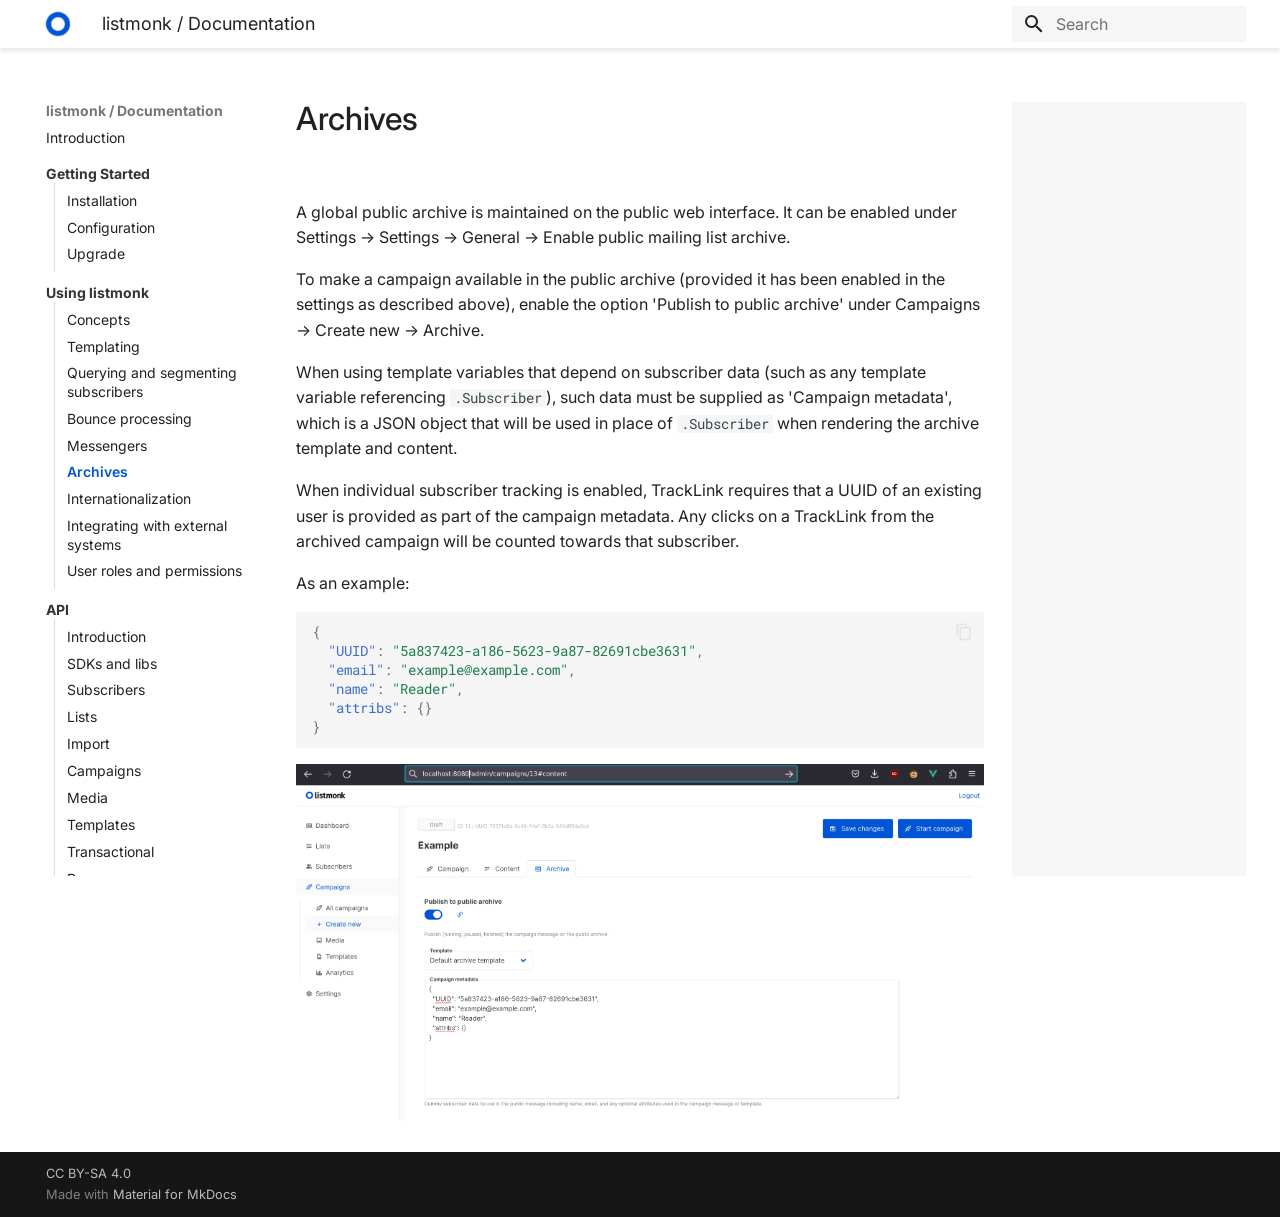
<file: docs/archives/index.html>
<!doctype html>
<html lang="en" class="no-js">
  <head>
    
      <meta charset="utf-8">
      <meta name="viewport" content="width=device-width,initial-scale=1">
      
      
      
      
        <link rel="prev" href="../messengers/">
      
      
        <link rel="next" href="../i18n/">
      
      
      <link rel="icon" href="../images/favicon.png">
      <meta name="generator" content="mkdocs-1.6.1, mkdocs-material-9.6.12">
    
    
      
        <title>Archives - listmonk / Documentation</title>
      
    
    
      <link rel="stylesheet" href="../assets/stylesheets/main.2afb09e1.min.css">
      
        
        <link rel="stylesheet" href="../assets/stylesheets/palette.06af60db.min.css">
      
      


    
    
      
    
    
      
        
        
        <link rel="preconnect" href="https://fonts.gstatic.com" crossorigin>
        <link rel="stylesheet" href="https://fonts.googleapis.com/css?family=Inter:300,300i,400,400i,700,700i%7CRoboto+Mono:400,400i,700,700i&display=fallback">
        <style>:root{--md-text-font:"Inter";--md-code-font:"Roboto Mono"}</style>
      
    
    
      <link rel="stylesheet" href="../static/style.css">
    
    <script>__md_scope=new URL("..",location),__md_hash=e=>[...e].reduce(((e,_)=>(e<<5)-e+_.charCodeAt(0)),0),__md_get=(e,_=localStorage,t=__md_scope)=>JSON.parse(_.getItem(t.pathname+"."+e)),__md_set=(e,_,t=localStorage,a=__md_scope)=>{try{t.setItem(a.pathname+"."+e,JSON.stringify(_))}catch(e){}}</script>
    
      

    
    
    
  </head>
  
  
    
    
    
    
    
    <body dir="ltr" data-md-color-scheme="default" data-md-color-primary="white" data-md-color-accent="red">
  
    
    <input class="md-toggle" data-md-toggle="drawer" type="checkbox" id="__drawer" autocomplete="off">
    <input class="md-toggle" data-md-toggle="search" type="checkbox" id="__search" autocomplete="off">
    <label class="md-overlay" for="__drawer"></label>
    <div data-md-component="skip">
      
        
        <a href="#archives" class="md-skip">
          Skip to content
        </a>
      
    </div>
    <div data-md-component="announce">
      
    </div>
    
    
      

  

<header class="md-header md-header--shadow" data-md-component="header">
  <nav class="md-header__inner md-grid" aria-label="Header">
    <a href=".." title="listmonk / Documentation" class="md-header__button md-logo" aria-label="listmonk / Documentation" data-md-component="logo">
      
  <img src="../images/favicon.png" alt="logo">

    </a>
    <label class="md-header__button md-icon" for="__drawer">
      
      <svg xmlns="http://www.w3.org/2000/svg" viewBox="0 0 24 24"><path d="M3 6h18v2H3zm0 5h18v2H3zm0 5h18v2H3z"/></svg>
    </label>
    <div class="md-header__title" data-md-component="header-title">
      <div class="md-header__ellipsis">
        <div class="md-header__topic">
          <span class="md-ellipsis">
            listmonk / Documentation
          </span>
        </div>
        <div class="md-header__topic" data-md-component="header-topic">
          <span class="md-ellipsis">
            
              Archives
            
          </span>
        </div>
      </div>
    </div>
    
      
    
    
    
    
      
      
        <label class="md-header__button md-icon" for="__search">
          
          <svg xmlns="http://www.w3.org/2000/svg" viewBox="0 0 24 24"><path d="M9.5 3A6.5 6.5 0 0 1 16 9.5c0 1.61-.59 3.09-1.56 4.23l.27.27h.79l5 5-1.5 1.5-5-5v-.79l-.27-.27A6.52 6.52 0 0 1 9.5 16 6.5 6.5 0 0 1 3 9.5 6.5 6.5 0 0 1 9.5 3m0 2C7 5 5 7 5 9.5S7 14 9.5 14 14 12 14 9.5 12 5 9.5 5"/></svg>
        </label>
        <div class="md-search" data-md-component="search" role="dialog">
  <label class="md-search__overlay" for="__search"></label>
  <div class="md-search__inner" role="search">
    <form class="md-search__form" name="search">
      <input type="text" class="md-search__input" name="query" aria-label="Search" placeholder="Search" autocapitalize="off" autocorrect="off" autocomplete="off" spellcheck="false" data-md-component="search-query" required>
      <label class="md-search__icon md-icon" for="__search">
        
        <svg xmlns="http://www.w3.org/2000/svg" viewBox="0 0 24 24"><path d="M9.5 3A6.5 6.5 0 0 1 16 9.5c0 1.61-.59 3.09-1.56 4.23l.27.27h.79l5 5-1.5 1.5-5-5v-.79l-.27-.27A6.52 6.52 0 0 1 9.5 16 6.5 6.5 0 0 1 3 9.5 6.5 6.5 0 0 1 9.5 3m0 2C7 5 5 7 5 9.5S7 14 9.5 14 14 12 14 9.5 12 5 9.5 5"/></svg>
        
        <svg xmlns="http://www.w3.org/2000/svg" viewBox="0 0 24 24"><path d="M20 11v2H8l5.5 5.5-1.42 1.42L4.16 12l7.92-7.92L13.5 5.5 8 11z"/></svg>
      </label>
      <nav class="md-search__options" aria-label="Search">
        
        <button type="reset" class="md-search__icon md-icon" title="Clear" aria-label="Clear" tabindex="-1">
          
          <svg xmlns="http://www.w3.org/2000/svg" viewBox="0 0 24 24"><path d="M19 6.41 17.59 5 12 10.59 6.41 5 5 6.41 10.59 12 5 17.59 6.41 19 12 13.41 17.59 19 19 17.59 13.41 12z"/></svg>
        </button>
      </nav>
      
    </form>
    <div class="md-search__output">
      <div class="md-search__scrollwrap" tabindex="0" data-md-scrollfix>
        <div class="md-search-result" data-md-component="search-result">
          <div class="md-search-result__meta">
            Initializing search
          </div>
          <ol class="md-search-result__list" role="presentation"></ol>
        </div>
      </div>
    </div>
  </div>
</div>
      
    
    
  </nav>
  
</header>
    
    <div class="md-container" data-md-component="container">
      
      
        
          
        
      
      <main class="md-main" data-md-component="main">
        <div class="md-main__inner md-grid">
          
            
              
              <div class="md-sidebar md-sidebar--primary" data-md-component="sidebar" data-md-type="navigation" >
                <div class="md-sidebar__scrollwrap">
                  <div class="md-sidebar__inner">
                    



<nav class="md-nav md-nav--primary" aria-label="Navigation" data-md-level="0">
  <label class="md-nav__title" for="__drawer">
    <a href=".." title="listmonk / Documentation" class="md-nav__button md-logo" aria-label="listmonk / Documentation" data-md-component="logo">
      
  <img src="../images/favicon.png" alt="logo">

    </a>
    listmonk / Documentation
  </label>
  
  <ul class="md-nav__list" data-md-scrollfix>
    
      
      
  
  
  
  
    <li class="md-nav__item">
      <a href=".." class="md-nav__link">
        
  
  
  <span class="md-ellipsis">
    Introduction
    
  </span>
  

      </a>
    </li>
  

    
      
      
  
  
  
  
    
    
      
        
      
        
      
        
      
    
    
    
      
        
        
      
    
    
    <li class="md-nav__item md-nav__item--section md-nav__item--nested">
      
        
        
        <input class="md-nav__toggle md-toggle " type="checkbox" id="__nav_2" >
        
          
          <label class="md-nav__link" for="__nav_2" id="__nav_2_label" tabindex="">
            
  
  
  <span class="md-ellipsis">
    Getting Started
    
  </span>
  

            <span class="md-nav__icon md-icon"></span>
          </label>
        
        <nav class="md-nav" data-md-level="1" aria-labelledby="__nav_2_label" aria-expanded="false">
          <label class="md-nav__title" for="__nav_2">
            <span class="md-nav__icon md-icon"></span>
            Getting Started
          </label>
          <ul class="md-nav__list" data-md-scrollfix>
            
              
                
  
  
  
  
    <li class="md-nav__item">
      <a href="../installation/" class="md-nav__link">
        
  
  
  <span class="md-ellipsis">
    Installation
    
  </span>
  

      </a>
    </li>
  

              
            
              
                
  
  
  
  
    <li class="md-nav__item">
      <a href="../configuration/" class="md-nav__link">
        
  
  
  <span class="md-ellipsis">
    Configuration
    
  </span>
  

      </a>
    </li>
  

              
            
              
                
  
  
  
  
    <li class="md-nav__item">
      <a href="../upgrade/" class="md-nav__link">
        
  
  
  <span class="md-ellipsis">
    Upgrade
    
  </span>
  

      </a>
    </li>
  

              
            
          </ul>
        </nav>
      
    </li>
  

    
      
      
  
  
    
  
  
  
    
    
      
        
      
        
      
        
      
        
      
        
      
        
      
        
      
        
      
        
      
    
    
    
      
        
        
      
    
    
    <li class="md-nav__item md-nav__item--active md-nav__item--section md-nav__item--nested">
      
        
        
        <input class="md-nav__toggle md-toggle " type="checkbox" id="__nav_3" checked>
        
          
          <label class="md-nav__link" for="__nav_3" id="__nav_3_label" tabindex="">
            
  
  
  <span class="md-ellipsis">
    Using listmonk
    
  </span>
  

            <span class="md-nav__icon md-icon"></span>
          </label>
        
        <nav class="md-nav" data-md-level="1" aria-labelledby="__nav_3_label" aria-expanded="true">
          <label class="md-nav__title" for="__nav_3">
            <span class="md-nav__icon md-icon"></span>
            Using listmonk
          </label>
          <ul class="md-nav__list" data-md-scrollfix>
            
              
                
  
  
  
  
    <li class="md-nav__item">
      <a href="../concepts/" class="md-nav__link">
        
  
  
  <span class="md-ellipsis">
    Concepts
    
  </span>
  

      </a>
    </li>
  

              
            
              
                
  
  
  
  
    <li class="md-nav__item">
      <a href="../templating/" class="md-nav__link">
        
  
  
  <span class="md-ellipsis">
    Templating
    
  </span>
  

      </a>
    </li>
  

              
            
              
                
  
  
  
  
    <li class="md-nav__item">
      <a href="../querying-and-segmentation/" class="md-nav__link">
        
  
  
  <span class="md-ellipsis">
    Querying and segmenting subscribers
    
  </span>
  

      </a>
    </li>
  

              
            
              
                
  
  
  
  
    <li class="md-nav__item">
      <a href="../bounces/" class="md-nav__link">
        
  
  
  <span class="md-ellipsis">
    Bounce processing
    
  </span>
  

      </a>
    </li>
  

              
            
              
                
  
  
  
  
    <li class="md-nav__item">
      <a href="../messengers/" class="md-nav__link">
        
  
  
  <span class="md-ellipsis">
    Messengers
    
  </span>
  

      </a>
    </li>
  

              
            
              
                
  
  
    
  
  
  
    <li class="md-nav__item md-nav__item--active">
      
      <input class="md-nav__toggle md-toggle" type="checkbox" id="__toc">
      
      
        
      
      
      <a href="./" class="md-nav__link md-nav__link--active">
        
  
  
  <span class="md-ellipsis">
    Archives
    
  </span>
  

      </a>
      
    </li>
  

              
            
              
                
  
  
  
  
    <li class="md-nav__item">
      <a href="../i18n/" class="md-nav__link">
        
  
  
  <span class="md-ellipsis">
    Internationalization
    
  </span>
  

      </a>
    </li>
  

              
            
              
                
  
  
  
  
    <li class="md-nav__item">
      <a href="../external-integration/" class="md-nav__link">
        
  
  
  <span class="md-ellipsis">
    Integrating with external systems
    
  </span>
  

      </a>
    </li>
  

              
            
              
                
  
  
  
  
    <li class="md-nav__item">
      <a href="../roles-and-permissions/" class="md-nav__link">
        
  
  
  <span class="md-ellipsis">
    User roles and permissions
    
  </span>
  

      </a>
    </li>
  

              
            
          </ul>
        </nav>
      
    </li>
  

    
      
      
  
  
  
  
    
    
      
        
      
        
      
        
      
        
      
        
      
        
      
        
      
        
      
        
      
        
      
    
    
    
      
        
        
      
    
    
    <li class="md-nav__item md-nav__item--section md-nav__item--nested">
      
        
        
        <input class="md-nav__toggle md-toggle " type="checkbox" id="__nav_4" >
        
          
          <label class="md-nav__link" for="__nav_4" id="__nav_4_label" tabindex="">
            
  
  
  <span class="md-ellipsis">
    API
    
  </span>
  

            <span class="md-nav__icon md-icon"></span>
          </label>
        
        <nav class="md-nav" data-md-level="1" aria-labelledby="__nav_4_label" aria-expanded="false">
          <label class="md-nav__title" for="__nav_4">
            <span class="md-nav__icon md-icon"></span>
            API
          </label>
          <ul class="md-nav__list" data-md-scrollfix>
            
              
                
  
  
  
  
    <li class="md-nav__item">
      <a href="../apis/apis/" class="md-nav__link">
        
  
  
  <span class="md-ellipsis">
    Introduction
    
  </span>
  

      </a>
    </li>
  

              
            
              
                
  
  
  
  
    <li class="md-nav__item">
      <a href="../apis/sdks/" class="md-nav__link">
        
  
  
  <span class="md-ellipsis">
    SDKs and libs
    
  </span>
  

      </a>
    </li>
  

              
            
              
                
  
  
  
  
    <li class="md-nav__item">
      <a href="../apis/subscribers/" class="md-nav__link">
        
  
  
  <span class="md-ellipsis">
    Subscribers
    
  </span>
  

      </a>
    </li>
  

              
            
              
                
  
  
  
  
    <li class="md-nav__item">
      <a href="../apis/lists/" class="md-nav__link">
        
  
  
  <span class="md-ellipsis">
    Lists
    
  </span>
  

      </a>
    </li>
  

              
            
              
                
  
  
  
  
    <li class="md-nav__item">
      <a href="../apis/import/" class="md-nav__link">
        
  
  
  <span class="md-ellipsis">
    Import
    
  </span>
  

      </a>
    </li>
  

              
            
              
                
  
  
  
  
    <li class="md-nav__item">
      <a href="../apis/campaigns/" class="md-nav__link">
        
  
  
  <span class="md-ellipsis">
    Campaigns
    
  </span>
  

      </a>
    </li>
  

              
            
              
                
  
  
  
  
    <li class="md-nav__item">
      <a href="../apis/media/" class="md-nav__link">
        
  
  
  <span class="md-ellipsis">
    Media
    
  </span>
  

      </a>
    </li>
  

              
            
              
                
  
  
  
  
    <li class="md-nav__item">
      <a href="../apis/templates/" class="md-nav__link">
        
  
  
  <span class="md-ellipsis">
    Templates
    
  </span>
  

      </a>
    </li>
  

              
            
              
                
  
  
  
  
    <li class="md-nav__item">
      <a href="../apis/transactional/" class="md-nav__link">
        
  
  
  <span class="md-ellipsis">
    Transactional
    
  </span>
  

      </a>
    </li>
  

              
            
              
                
  
  
  
  
    <li class="md-nav__item">
      <a href="../apis/bounces/" class="md-nav__link">
        
  
  
  <span class="md-ellipsis">
    Bounces
    
  </span>
  

      </a>
    </li>
  

              
            
          </ul>
        </nav>
      
    </li>
  

    
      
      
  
  
  
  
    
    
      
        
      
    
    
    
      
        
        
      
    
    
    <li class="md-nav__item md-nav__item--section md-nav__item--nested">
      
        
        
        <input class="md-nav__toggle md-toggle " type="checkbox" id="__nav_5" >
        
          
          <label class="md-nav__link" for="__nav_5" id="__nav_5_label" tabindex="">
            
  
  
  <span class="md-ellipsis">
    Maintenance
    
  </span>
  

            <span class="md-nav__icon md-icon"></span>
          </label>
        
        <nav class="md-nav" data-md-level="1" aria-labelledby="__nav_5_label" aria-expanded="false">
          <label class="md-nav__title" for="__nav_5">
            <span class="md-nav__icon md-icon"></span>
            Maintenance
          </label>
          <ul class="md-nav__list" data-md-scrollfix>
            
              
                
  
  
  
  
    <li class="md-nav__item">
      <a href="../maintenance/performance/" class="md-nav__link">
        
  
  
  <span class="md-ellipsis">
    Performance
    
  </span>
  

      </a>
    </li>
  

              
            
          </ul>
        </nav>
      
    </li>
  

    
      
      
  
  
  
  
    
    
      
        
      
    
    
    
      
        
        
      
    
    
    <li class="md-nav__item md-nav__item--section md-nav__item--nested">
      
        
        
        <input class="md-nav__toggle md-toggle " type="checkbox" id="__nav_6" >
        
          
          <label class="md-nav__link" for="__nav_6" id="__nav_6_label" tabindex="">
            
  
  
  <span class="md-ellipsis">
    Contributions
    
  </span>
  

            <span class="md-nav__icon md-icon"></span>
          </label>
        
        <nav class="md-nav" data-md-level="1" aria-labelledby="__nav_6_label" aria-expanded="false">
          <label class="md-nav__title" for="__nav_6">
            <span class="md-nav__icon md-icon"></span>
            Contributions
          </label>
          <ul class="md-nav__list" data-md-scrollfix>
            
              
                
  
  
  
  
    <li class="md-nav__item">
      <a href="../developer-setup/" class="md-nav__link">
        
  
  
  <span class="md-ellipsis">
    Developer setup
    
  </span>
  

      </a>
    </li>
  

              
            
          </ul>
        </nav>
      
    </li>
  

    
  </ul>
</nav>
                  </div>
                </div>
              </div>
            
            
              
              <div class="md-sidebar md-sidebar--secondary" data-md-component="sidebar" data-md-type="toc" >
                <div class="md-sidebar__scrollwrap">
                  <div class="md-sidebar__inner">
                    

<nav class="md-nav md-nav--secondary" aria-label="Table of contents">
  
  
  
    
  
  
</nav>
                  </div>
                </div>
              </div>
            
          
          
            <div class="md-content" data-md-component="content">
              <article class="md-content__inner md-typeset">
                
                  



<h1 id="archives">Archives<a class="headerlink" href="#archives" title="Permanent link">&para;</a></h1>
<p>A global public archive is maintained on the public web interface. It can be
enabled under Settings -&gt; Settings -&gt; General -&gt; Enable public mailing list
archive.</p>
<p>To make a campaign available in the public archive (provided it has been
enabled in the settings as described above), enable the option
'Publish to public archive' under Campaigns -&gt; Create new -&gt; Archive.</p>
<p>When using template variables that depend on subscriber data (such as any
template variable referencing <code>.Subscriber</code>), such data must be supplied
as 'Campaign metadata', which is a JSON object that will be used in place
of <code>.Subscriber</code> when rendering the archive template and content.</p>
<p>When individual subscriber tracking is enabled, TrackLink requires that a UUID
of an existing user is provided as part of the campaign metadata. Any clicks on
a TrackLink from the archived campaign will be counted towards that subscriber.</p>
<p>As an example:</p>
<div class="highlight"><pre><span></span><code><span class="p">{</span>
<span class="w">  </span><span class="nt">&quot;UUID&quot;</span><span class="p">:</span><span class="w"> </span><span class="s2">&quot;5a837423-a186-5623-9a87-82691cbe3631&quot;</span><span class="p">,</span>
<span class="w">  </span><span class="nt">&quot;email&quot;</span><span class="p">:</span><span class="w"> </span><span class="s2">&quot;example@example.com&quot;</span><span class="p">,</span>
<span class="w">  </span><span class="nt">&quot;name&quot;</span><span class="p">:</span><span class="w"> </span><span class="s2">&quot;Reader&quot;</span><span class="p">,</span>
<span class="w">  </span><span class="nt">&quot;attribs&quot;</span><span class="p">:</span><span class="w"> </span><span class="p">{}</span>
<span class="p">}</span>
</code></pre></div>
<p><img alt="Archive campaign" src="../images/archived-campaign-metadata.png" /></p>












                
              </article>
            </div>
          
          
<script>var target=document.getElementById(location.hash.slice(1));target&&target.name&&(target.checked=target.name.startsWith("__tabbed_"))</script>
        </div>
        
      </main>
      
        <footer class="md-footer">
  
  <div class="md-footer-meta md-typeset">
    <div class="md-footer-meta__inner md-grid">
      <div class="md-copyright">
  
    <div class="md-copyright__highlight">
      CC BY-SA 4.0
    </div>
  
  
    Made with
    <a href="https://squidfunk.github.io/mkdocs-material/" target="_blank" rel="noopener">
      Material for MkDocs
    </a>
  
</div>
      
    </div>
  </div>
</footer>
      
    </div>
    <div class="md-dialog" data-md-component="dialog">
      <div class="md-dialog__inner md-typeset"></div>
    </div>
    
    
    
      
      <script id="__config" type="application/json">{"base": "..", "features": ["navigation.indexes", "navigation.sections", "content.code.copy"], "search": "../assets/javascripts/workers/search.f8cc74c7.min.js", "tags": null, "translations": {"clipboard.copied": "Copied to clipboard", "clipboard.copy": "Copy to clipboard", "search.result.more.one": "1 more on this page", "search.result.more.other": "# more on this page", "search.result.none": "No matching documents", "search.result.one": "1 matching document", "search.result.other": "# matching documents", "search.result.placeholder": "Type to start searching", "search.result.term.missing": "Missing", "select.version": "Select version"}, "version": null}</script>
    
    
      <script src="../assets/javascripts/bundle.c8b220af.min.js"></script>
      
    
  </body>
</html>
</file>
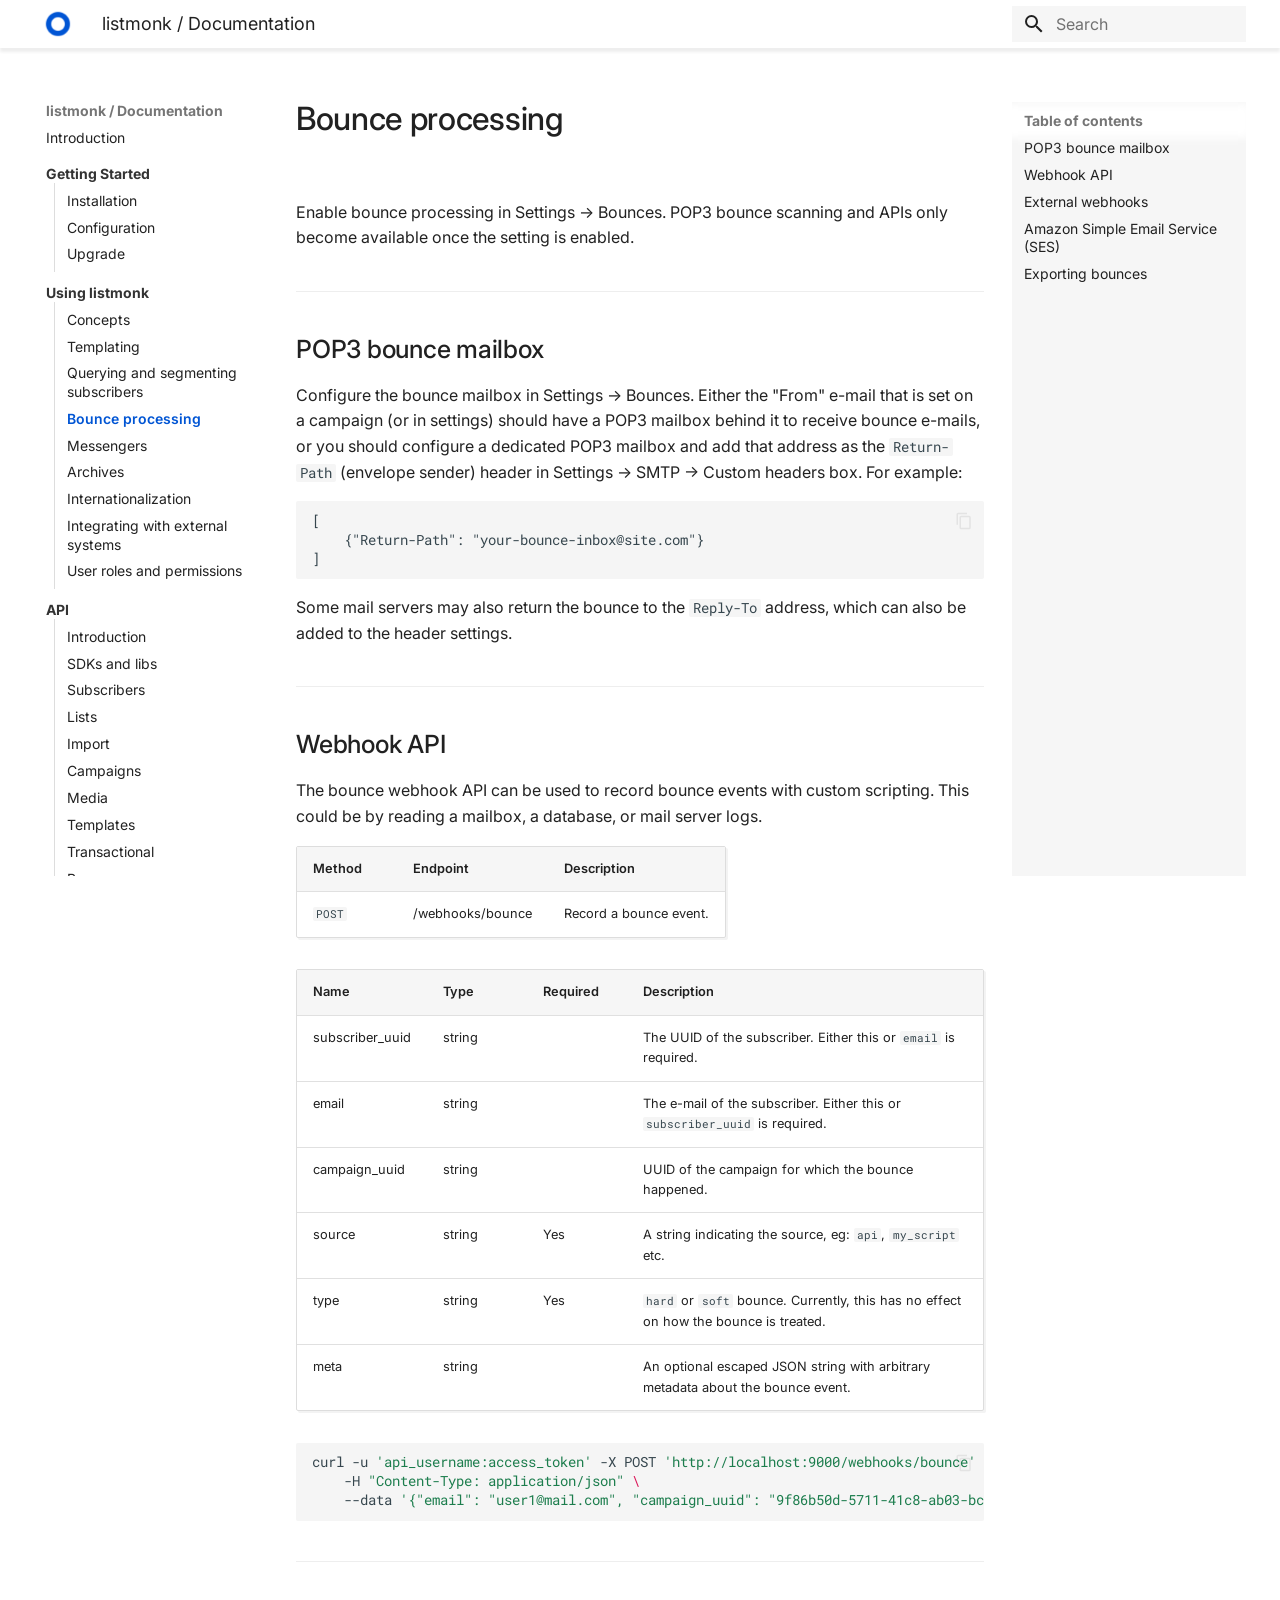
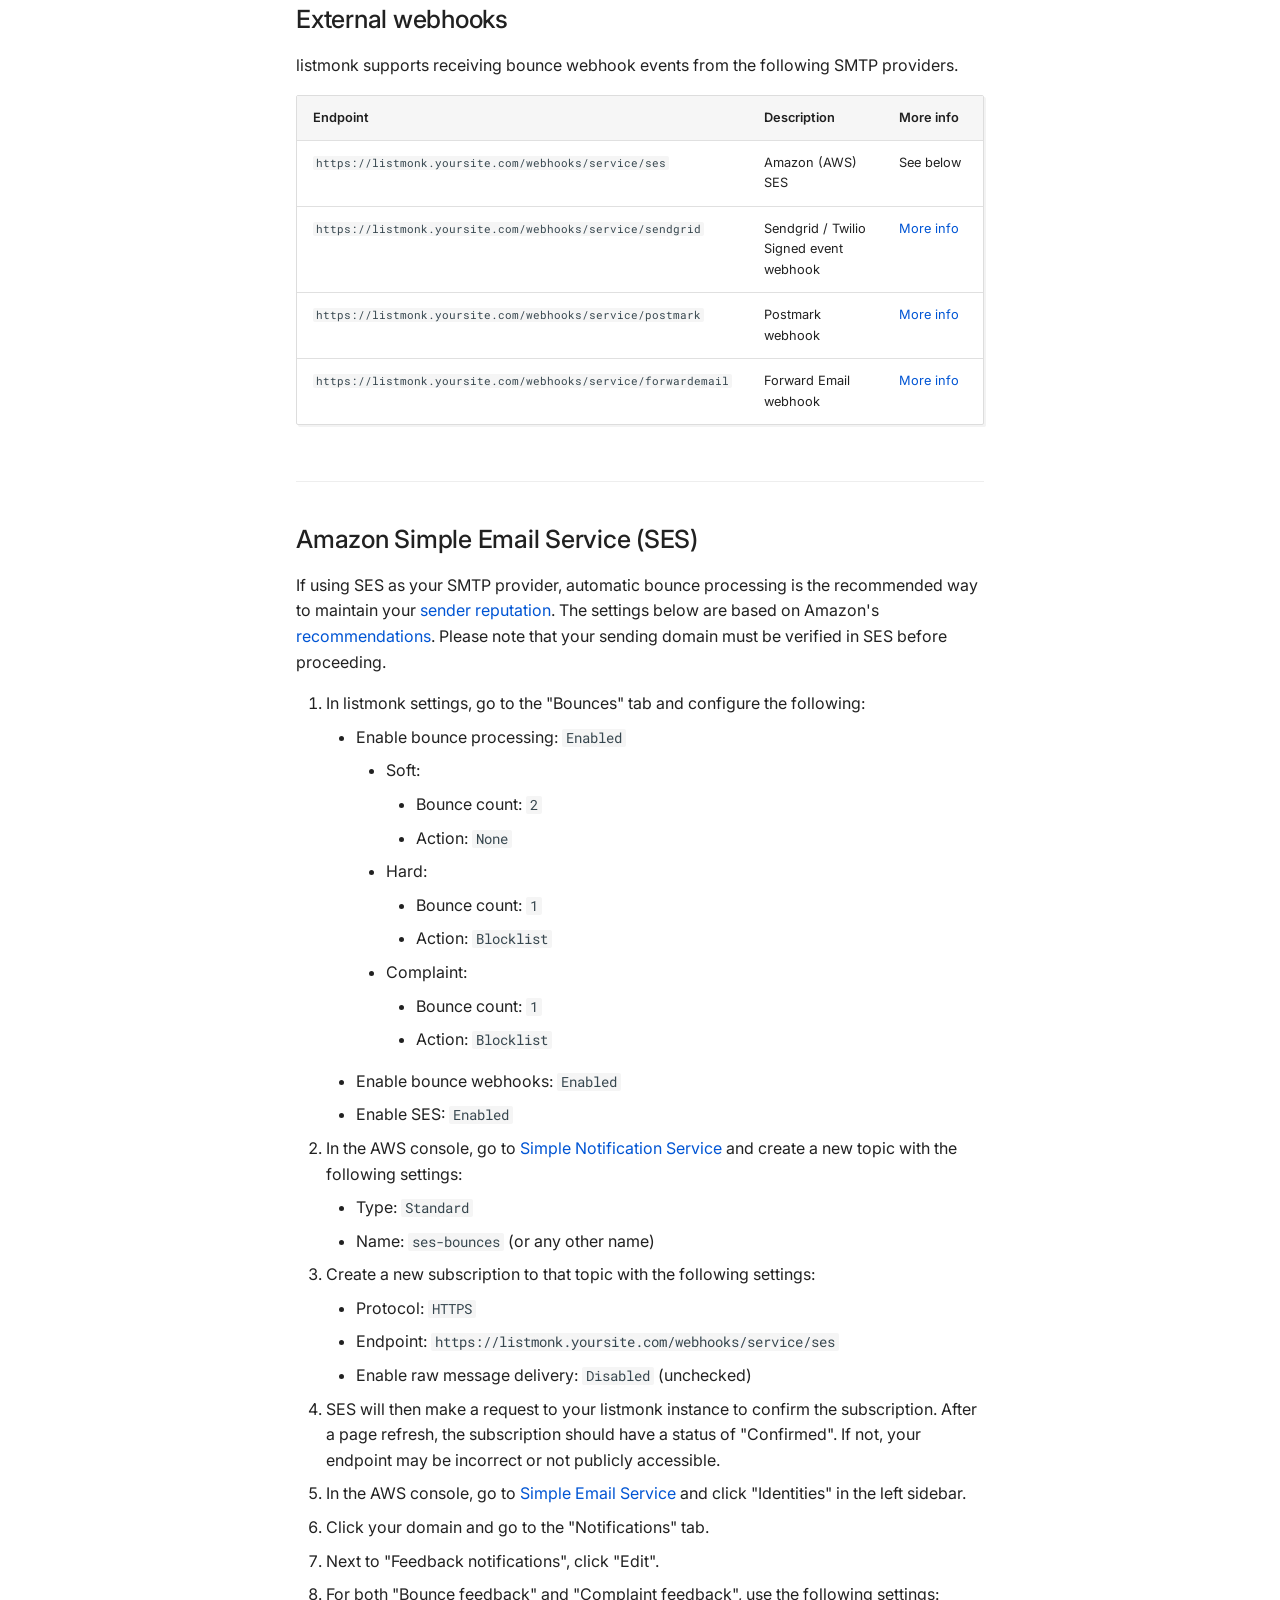
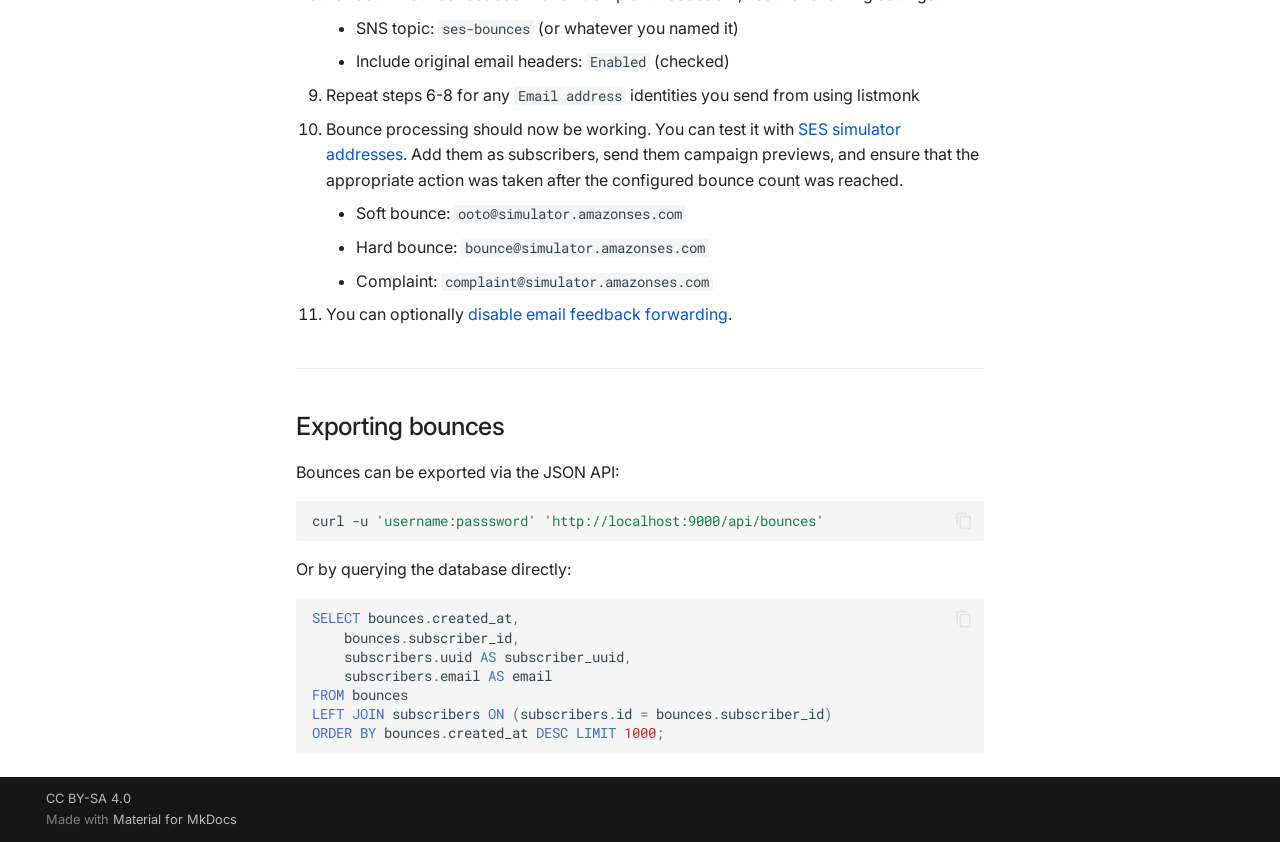
<file: docs/bounces/index.html>
<!doctype html>
<html lang="en" class="no-js">
  <head>
    
      <meta charset="utf-8">
      <meta name="viewport" content="width=device-width,initial-scale=1">
      
      
      
      
        <link rel="prev" href="../querying-and-segmentation/">
      
      
        <link rel="next" href="../messengers/">
      
      
      <link rel="icon" href="../images/favicon.png">
      <meta name="generator" content="mkdocs-1.6.1, mkdocs-material-9.6.12">
    
    
      
        <title>Bounce processing - listmonk / Documentation</title>
      
    
    
      <link rel="stylesheet" href="../assets/stylesheets/main.2afb09e1.min.css">
      
        
        <link rel="stylesheet" href="../assets/stylesheets/palette.06af60db.min.css">
      
      


    
    
      
    
    
      
        
        
        <link rel="preconnect" href="https://fonts.gstatic.com" crossorigin>
        <link rel="stylesheet" href="https://fonts.googleapis.com/css?family=Inter:300,300i,400,400i,700,700i%7CRoboto+Mono:400,400i,700,700i&display=fallback">
        <style>:root{--md-text-font:"Inter";--md-code-font:"Roboto Mono"}</style>
      
    
    
      <link rel="stylesheet" href="../static/style.css">
    
    <script>__md_scope=new URL("..",location),__md_hash=e=>[...e].reduce(((e,_)=>(e<<5)-e+_.charCodeAt(0)),0),__md_get=(e,_=localStorage,t=__md_scope)=>JSON.parse(_.getItem(t.pathname+"."+e)),__md_set=(e,_,t=localStorage,a=__md_scope)=>{try{t.setItem(a.pathname+"."+e,JSON.stringify(_))}catch(e){}}</script>
    
      

    
    
    
  </head>
  
  
    
    
    
    
    
    <body dir="ltr" data-md-color-scheme="default" data-md-color-primary="white" data-md-color-accent="red">
  
    
    <input class="md-toggle" data-md-toggle="drawer" type="checkbox" id="__drawer" autocomplete="off">
    <input class="md-toggle" data-md-toggle="search" type="checkbox" id="__search" autocomplete="off">
    <label class="md-overlay" for="__drawer"></label>
    <div data-md-component="skip">
      
        
        <a href="#bounce-processing" class="md-skip">
          Skip to content
        </a>
      
    </div>
    <div data-md-component="announce">
      
    </div>
    
    
      

  

<header class="md-header md-header--shadow" data-md-component="header">
  <nav class="md-header__inner md-grid" aria-label="Header">
    <a href=".." title="listmonk / Documentation" class="md-header__button md-logo" aria-label="listmonk / Documentation" data-md-component="logo">
      
  <img src="../images/favicon.png" alt="logo">

    </a>
    <label class="md-header__button md-icon" for="__drawer">
      
      <svg xmlns="http://www.w3.org/2000/svg" viewBox="0 0 24 24"><path d="M3 6h18v2H3zm0 5h18v2H3zm0 5h18v2H3z"/></svg>
    </label>
    <div class="md-header__title" data-md-component="header-title">
      <div class="md-header__ellipsis">
        <div class="md-header__topic">
          <span class="md-ellipsis">
            listmonk / Documentation
          </span>
        </div>
        <div class="md-header__topic" data-md-component="header-topic">
          <span class="md-ellipsis">
            
              Bounce processing
            
          </span>
        </div>
      </div>
    </div>
    
      
    
    
    
    
      
      
        <label class="md-header__button md-icon" for="__search">
          
          <svg xmlns="http://www.w3.org/2000/svg" viewBox="0 0 24 24"><path d="M9.5 3A6.5 6.5 0 0 1 16 9.5c0 1.61-.59 3.09-1.56 4.23l.27.27h.79l5 5-1.5 1.5-5-5v-.79l-.27-.27A6.52 6.52 0 0 1 9.5 16 6.5 6.5 0 0 1 3 9.5 6.5 6.5 0 0 1 9.5 3m0 2C7 5 5 7 5 9.5S7 14 9.5 14 14 12 14 9.5 12 5 9.5 5"/></svg>
        </label>
        <div class="md-search" data-md-component="search" role="dialog">
  <label class="md-search__overlay" for="__search"></label>
  <div class="md-search__inner" role="search">
    <form class="md-search__form" name="search">
      <input type="text" class="md-search__input" name="query" aria-label="Search" placeholder="Search" autocapitalize="off" autocorrect="off" autocomplete="off" spellcheck="false" data-md-component="search-query" required>
      <label class="md-search__icon md-icon" for="__search">
        
        <svg xmlns="http://www.w3.org/2000/svg" viewBox="0 0 24 24"><path d="M9.5 3A6.5 6.5 0 0 1 16 9.5c0 1.61-.59 3.09-1.56 4.23l.27.27h.79l5 5-1.5 1.5-5-5v-.79l-.27-.27A6.52 6.52 0 0 1 9.5 16 6.5 6.5 0 0 1 3 9.5 6.5 6.5 0 0 1 9.5 3m0 2C7 5 5 7 5 9.5S7 14 9.5 14 14 12 14 9.5 12 5 9.5 5"/></svg>
        
        <svg xmlns="http://www.w3.org/2000/svg" viewBox="0 0 24 24"><path d="M20 11v2H8l5.5 5.5-1.42 1.42L4.16 12l7.92-7.92L13.5 5.5 8 11z"/></svg>
      </label>
      <nav class="md-search__options" aria-label="Search">
        
        <button type="reset" class="md-search__icon md-icon" title="Clear" aria-label="Clear" tabindex="-1">
          
          <svg xmlns="http://www.w3.org/2000/svg" viewBox="0 0 24 24"><path d="M19 6.41 17.59 5 12 10.59 6.41 5 5 6.41 10.59 12 5 17.59 6.41 19 12 13.41 17.59 19 19 17.59 13.41 12z"/></svg>
        </button>
      </nav>
      
    </form>
    <div class="md-search__output">
      <div class="md-search__scrollwrap" tabindex="0" data-md-scrollfix>
        <div class="md-search-result" data-md-component="search-result">
          <div class="md-search-result__meta">
            Initializing search
          </div>
          <ol class="md-search-result__list" role="presentation"></ol>
        </div>
      </div>
    </div>
  </div>
</div>
      
    
    
  </nav>
  
</header>
    
    <div class="md-container" data-md-component="container">
      
      
        
          
        
      
      <main class="md-main" data-md-component="main">
        <div class="md-main__inner md-grid">
          
            
              
              <div class="md-sidebar md-sidebar--primary" data-md-component="sidebar" data-md-type="navigation" >
                <div class="md-sidebar__scrollwrap">
                  <div class="md-sidebar__inner">
                    



<nav class="md-nav md-nav--primary" aria-label="Navigation" data-md-level="0">
  <label class="md-nav__title" for="__drawer">
    <a href=".." title="listmonk / Documentation" class="md-nav__button md-logo" aria-label="listmonk / Documentation" data-md-component="logo">
      
  <img src="../images/favicon.png" alt="logo">

    </a>
    listmonk / Documentation
  </label>
  
  <ul class="md-nav__list" data-md-scrollfix>
    
      
      
  
  
  
  
    <li class="md-nav__item">
      <a href=".." class="md-nav__link">
        
  
  
  <span class="md-ellipsis">
    Introduction
    
  </span>
  

      </a>
    </li>
  

    
      
      
  
  
  
  
    
    
      
        
      
        
      
        
      
    
    
    
      
        
        
      
    
    
    <li class="md-nav__item md-nav__item--section md-nav__item--nested">
      
        
        
        <input class="md-nav__toggle md-toggle " type="checkbox" id="__nav_2" >
        
          
          <label class="md-nav__link" for="__nav_2" id="__nav_2_label" tabindex="">
            
  
  
  <span class="md-ellipsis">
    Getting Started
    
  </span>
  

            <span class="md-nav__icon md-icon"></span>
          </label>
        
        <nav class="md-nav" data-md-level="1" aria-labelledby="__nav_2_label" aria-expanded="false">
          <label class="md-nav__title" for="__nav_2">
            <span class="md-nav__icon md-icon"></span>
            Getting Started
          </label>
          <ul class="md-nav__list" data-md-scrollfix>
            
              
                
  
  
  
  
    <li class="md-nav__item">
      <a href="../installation/" class="md-nav__link">
        
  
  
  <span class="md-ellipsis">
    Installation
    
  </span>
  

      </a>
    </li>
  

              
            
              
                
  
  
  
  
    <li class="md-nav__item">
      <a href="../configuration/" class="md-nav__link">
        
  
  
  <span class="md-ellipsis">
    Configuration
    
  </span>
  

      </a>
    </li>
  

              
            
              
                
  
  
  
  
    <li class="md-nav__item">
      <a href="../upgrade/" class="md-nav__link">
        
  
  
  <span class="md-ellipsis">
    Upgrade
    
  </span>
  

      </a>
    </li>
  

              
            
          </ul>
        </nav>
      
    </li>
  

    
      
      
  
  
    
  
  
  
    
    
      
        
      
        
      
        
      
        
      
        
      
        
      
        
      
        
      
        
      
    
    
    
      
        
        
      
    
    
    <li class="md-nav__item md-nav__item--active md-nav__item--section md-nav__item--nested">
      
        
        
        <input class="md-nav__toggle md-toggle " type="checkbox" id="__nav_3" checked>
        
          
          <label class="md-nav__link" for="__nav_3" id="__nav_3_label" tabindex="">
            
  
  
  <span class="md-ellipsis">
    Using listmonk
    
  </span>
  

            <span class="md-nav__icon md-icon"></span>
          </label>
        
        <nav class="md-nav" data-md-level="1" aria-labelledby="__nav_3_label" aria-expanded="true">
          <label class="md-nav__title" for="__nav_3">
            <span class="md-nav__icon md-icon"></span>
            Using listmonk
          </label>
          <ul class="md-nav__list" data-md-scrollfix>
            
              
                
  
  
  
  
    <li class="md-nav__item">
      <a href="../concepts/" class="md-nav__link">
        
  
  
  <span class="md-ellipsis">
    Concepts
    
  </span>
  

      </a>
    </li>
  

              
            
              
                
  
  
  
  
    <li class="md-nav__item">
      <a href="../templating/" class="md-nav__link">
        
  
  
  <span class="md-ellipsis">
    Templating
    
  </span>
  

      </a>
    </li>
  

              
            
              
                
  
  
  
  
    <li class="md-nav__item">
      <a href="../querying-and-segmentation/" class="md-nav__link">
        
  
  
  <span class="md-ellipsis">
    Querying and segmenting subscribers
    
  </span>
  

      </a>
    </li>
  

              
            
              
                
  
  
    
  
  
  
    <li class="md-nav__item md-nav__item--active">
      
      <input class="md-nav__toggle md-toggle" type="checkbox" id="__toc">
      
      
        
      
      
        <label class="md-nav__link md-nav__link--active" for="__toc">
          
  
  
  <span class="md-ellipsis">
    Bounce processing
    
  </span>
  

          <span class="md-nav__icon md-icon"></span>
        </label>
      
      <a href="./" class="md-nav__link md-nav__link--active">
        
  
  
  <span class="md-ellipsis">
    Bounce processing
    
  </span>
  

      </a>
      
        

<nav class="md-nav md-nav--secondary" aria-label="Table of contents">
  
  
  
    
  
  
    <label class="md-nav__title" for="__toc">
      <span class="md-nav__icon md-icon"></span>
      Table of contents
    </label>
    <ul class="md-nav__list" data-md-component="toc" data-md-scrollfix>
      
        <li class="md-nav__item">
  <a href="#pop3-bounce-mailbox" class="md-nav__link">
    <span class="md-ellipsis">
      POP3 bounce mailbox
    </span>
  </a>
  
</li>
      
        <li class="md-nav__item">
  <a href="#webhook-api" class="md-nav__link">
    <span class="md-ellipsis">
      Webhook API
    </span>
  </a>
  
</li>
      
        <li class="md-nav__item">
  <a href="#external-webhooks" class="md-nav__link">
    <span class="md-ellipsis">
      External webhooks
    </span>
  </a>
  
</li>
      
        <li class="md-nav__item">
  <a href="#amazon-simple-email-service-ses" class="md-nav__link">
    <span class="md-ellipsis">
      Amazon Simple Email Service (SES)
    </span>
  </a>
  
</li>
      
        <li class="md-nav__item">
  <a href="#exporting-bounces" class="md-nav__link">
    <span class="md-ellipsis">
      Exporting bounces
    </span>
  </a>
  
</li>
      
    </ul>
  
</nav>
      
    </li>
  

              
            
              
                
  
  
  
  
    <li class="md-nav__item">
      <a href="../messengers/" class="md-nav__link">
        
  
  
  <span class="md-ellipsis">
    Messengers
    
  </span>
  

      </a>
    </li>
  

              
            
              
                
  
  
  
  
    <li class="md-nav__item">
      <a href="../archives/" class="md-nav__link">
        
  
  
  <span class="md-ellipsis">
    Archives
    
  </span>
  

      </a>
    </li>
  

              
            
              
                
  
  
  
  
    <li class="md-nav__item">
      <a href="../i18n/" class="md-nav__link">
        
  
  
  <span class="md-ellipsis">
    Internationalization
    
  </span>
  

      </a>
    </li>
  

              
            
              
                
  
  
  
  
    <li class="md-nav__item">
      <a href="../external-integration/" class="md-nav__link">
        
  
  
  <span class="md-ellipsis">
    Integrating with external systems
    
  </span>
  

      </a>
    </li>
  

              
            
              
                
  
  
  
  
    <li class="md-nav__item">
      <a href="../roles-and-permissions/" class="md-nav__link">
        
  
  
  <span class="md-ellipsis">
    User roles and permissions
    
  </span>
  

      </a>
    </li>
  

              
            
          </ul>
        </nav>
      
    </li>
  

    
      
      
  
  
  
  
    
    
      
        
      
        
      
        
      
        
      
        
      
        
      
        
      
        
      
        
      
        
      
    
    
    
      
        
        
      
    
    
    <li class="md-nav__item md-nav__item--section md-nav__item--nested">
      
        
        
        <input class="md-nav__toggle md-toggle " type="checkbox" id="__nav_4" >
        
          
          <label class="md-nav__link" for="__nav_4" id="__nav_4_label" tabindex="">
            
  
  
  <span class="md-ellipsis">
    API
    
  </span>
  

            <span class="md-nav__icon md-icon"></span>
          </label>
        
        <nav class="md-nav" data-md-level="1" aria-labelledby="__nav_4_label" aria-expanded="false">
          <label class="md-nav__title" for="__nav_4">
            <span class="md-nav__icon md-icon"></span>
            API
          </label>
          <ul class="md-nav__list" data-md-scrollfix>
            
              
                
  
  
  
  
    <li class="md-nav__item">
      <a href="../apis/apis/" class="md-nav__link">
        
  
  
  <span class="md-ellipsis">
    Introduction
    
  </span>
  

      </a>
    </li>
  

              
            
              
                
  
  
  
  
    <li class="md-nav__item">
      <a href="../apis/sdks/" class="md-nav__link">
        
  
  
  <span class="md-ellipsis">
    SDKs and libs
    
  </span>
  

      </a>
    </li>
  

              
            
              
                
  
  
  
  
    <li class="md-nav__item">
      <a href="../apis/subscribers/" class="md-nav__link">
        
  
  
  <span class="md-ellipsis">
    Subscribers
    
  </span>
  

      </a>
    </li>
  

              
            
              
                
  
  
  
  
    <li class="md-nav__item">
      <a href="../apis/lists/" class="md-nav__link">
        
  
  
  <span class="md-ellipsis">
    Lists
    
  </span>
  

      </a>
    </li>
  

              
            
              
                
  
  
  
  
    <li class="md-nav__item">
      <a href="../apis/import/" class="md-nav__link">
        
  
  
  <span class="md-ellipsis">
    Import
    
  </span>
  

      </a>
    </li>
  

              
            
              
                
  
  
  
  
    <li class="md-nav__item">
      <a href="../apis/campaigns/" class="md-nav__link">
        
  
  
  <span class="md-ellipsis">
    Campaigns
    
  </span>
  

      </a>
    </li>
  

              
            
              
                
  
  
  
  
    <li class="md-nav__item">
      <a href="../apis/media/" class="md-nav__link">
        
  
  
  <span class="md-ellipsis">
    Media
    
  </span>
  

      </a>
    </li>
  

              
            
              
                
  
  
  
  
    <li class="md-nav__item">
      <a href="../apis/templates/" class="md-nav__link">
        
  
  
  <span class="md-ellipsis">
    Templates
    
  </span>
  

      </a>
    </li>
  

              
            
              
                
  
  
  
  
    <li class="md-nav__item">
      <a href="../apis/transactional/" class="md-nav__link">
        
  
  
  <span class="md-ellipsis">
    Transactional
    
  </span>
  

      </a>
    </li>
  

              
            
              
                
  
  
  
  
    <li class="md-nav__item">
      <a href="../apis/bounces/" class="md-nav__link">
        
  
  
  <span class="md-ellipsis">
    Bounces
    
  </span>
  

      </a>
    </li>
  

              
            
          </ul>
        </nav>
      
    </li>
  

    
      
      
  
  
  
  
    
    
      
        
      
    
    
    
      
        
        
      
    
    
    <li class="md-nav__item md-nav__item--section md-nav__item--nested">
      
        
        
        <input class="md-nav__toggle md-toggle " type="checkbox" id="__nav_5" >
        
          
          <label class="md-nav__link" for="__nav_5" id="__nav_5_label" tabindex="">
            
  
  
  <span class="md-ellipsis">
    Maintenance
    
  </span>
  

            <span class="md-nav__icon md-icon"></span>
          </label>
        
        <nav class="md-nav" data-md-level="1" aria-labelledby="__nav_5_label" aria-expanded="false">
          <label class="md-nav__title" for="__nav_5">
            <span class="md-nav__icon md-icon"></span>
            Maintenance
          </label>
          <ul class="md-nav__list" data-md-scrollfix>
            
              
                
  
  
  
  
    <li class="md-nav__item">
      <a href="../maintenance/performance/" class="md-nav__link">
        
  
  
  <span class="md-ellipsis">
    Performance
    
  </span>
  

      </a>
    </li>
  

              
            
          </ul>
        </nav>
      
    </li>
  

    
      
      
  
  
  
  
    
    
      
        
      
    
    
    
      
        
        
      
    
    
    <li class="md-nav__item md-nav__item--section md-nav__item--nested">
      
        
        
        <input class="md-nav__toggle md-toggle " type="checkbox" id="__nav_6" >
        
          
          <label class="md-nav__link" for="__nav_6" id="__nav_6_label" tabindex="">
            
  
  
  <span class="md-ellipsis">
    Contributions
    
  </span>
  

            <span class="md-nav__icon md-icon"></span>
          </label>
        
        <nav class="md-nav" data-md-level="1" aria-labelledby="__nav_6_label" aria-expanded="false">
          <label class="md-nav__title" for="__nav_6">
            <span class="md-nav__icon md-icon"></span>
            Contributions
          </label>
          <ul class="md-nav__list" data-md-scrollfix>
            
              
                
  
  
  
  
    <li class="md-nav__item">
      <a href="../developer-setup/" class="md-nav__link">
        
  
  
  <span class="md-ellipsis">
    Developer setup
    
  </span>
  

      </a>
    </li>
  

              
            
          </ul>
        </nav>
      
    </li>
  

    
  </ul>
</nav>
                  </div>
                </div>
              </div>
            
            
              
              <div class="md-sidebar md-sidebar--secondary" data-md-component="sidebar" data-md-type="toc" >
                <div class="md-sidebar__scrollwrap">
                  <div class="md-sidebar__inner">
                    

<nav class="md-nav md-nav--secondary" aria-label="Table of contents">
  
  
  
    
  
  
    <label class="md-nav__title" for="__toc">
      <span class="md-nav__icon md-icon"></span>
      Table of contents
    </label>
    <ul class="md-nav__list" data-md-component="toc" data-md-scrollfix>
      
        <li class="md-nav__item">
  <a href="#pop3-bounce-mailbox" class="md-nav__link">
    <span class="md-ellipsis">
      POP3 bounce mailbox
    </span>
  </a>
  
</li>
      
        <li class="md-nav__item">
  <a href="#webhook-api" class="md-nav__link">
    <span class="md-ellipsis">
      Webhook API
    </span>
  </a>
  
</li>
      
        <li class="md-nav__item">
  <a href="#external-webhooks" class="md-nav__link">
    <span class="md-ellipsis">
      External webhooks
    </span>
  </a>
  
</li>
      
        <li class="md-nav__item">
  <a href="#amazon-simple-email-service-ses" class="md-nav__link">
    <span class="md-ellipsis">
      Amazon Simple Email Service (SES)
    </span>
  </a>
  
</li>
      
        <li class="md-nav__item">
  <a href="#exporting-bounces" class="md-nav__link">
    <span class="md-ellipsis">
      Exporting bounces
    </span>
  </a>
  
</li>
      
    </ul>
  
</nav>
                  </div>
                </div>
              </div>
            
          
          
            <div class="md-content" data-md-component="content">
              <article class="md-content__inner md-typeset">
                
                  



<h1 id="bounce-processing">Bounce processing<a class="headerlink" href="#bounce-processing" title="Permanent link">&para;</a></h1>
<p>Enable bounce processing in Settings -&gt; Bounces. POP3 bounce scanning and APIs only become available once the setting is enabled.</p>
<h2 id="pop3-bounce-mailbox">POP3 bounce mailbox<a class="headerlink" href="#pop3-bounce-mailbox" title="Permanent link">&para;</a></h2>
<p>Configure the bounce mailbox in Settings -&gt; Bounces. Either the "From" e-mail that is set on a campaign (or in settings) should have a POP3 mailbox behind it to receive bounce e-mails, or you should configure a dedicated POP3 mailbox and add that address as the <code>Return-Path</code> (envelope sender) header in Settings -&gt; SMTP -&gt; Custom headers box. For example:</p>
<div class="highlight"><pre><span></span><code>[
    {&quot;Return-Path&quot;: &quot;your-bounce-inbox@site.com&quot;}
]
</code></pre></div>
<p>Some mail servers may also return the bounce to the <code>Reply-To</code> address, which can also be added to the header settings.</p>
<h2 id="webhook-api">Webhook API<a class="headerlink" href="#webhook-api" title="Permanent link">&para;</a></h2>
<p>The bounce webhook API can be used to record bounce events with custom scripting. This could be by reading a mailbox, a database, or mail server logs.</p>
<table>
<thead>
<tr>
<th>Method</th>
<th>Endpoint</th>
<th>Description</th>
</tr>
</thead>
<tbody>
<tr>
<td><code>POST</code></td>
<td>/webhooks/bounce</td>
<td>Record a bounce event.</td>
</tr>
</tbody>
</table>
<table>
<thead>
<tr>
<th>Name</th>
<th>Type</th>
<th>Required</th>
<th>Description</th>
</tr>
</thead>
<tbody>
<tr>
<td>subscriber_uuid</td>
<td>string</td>
<td></td>
<td>The UUID of the subscriber. Either this or <code>email</code> is required.</td>
</tr>
<tr>
<td>email</td>
<td>string</td>
<td></td>
<td>The e-mail of the subscriber. Either this or <code>subscriber_uuid</code> is required.</td>
</tr>
<tr>
<td>campaign_uuid</td>
<td>string</td>
<td></td>
<td>UUID of the campaign for which the bounce happened.</td>
</tr>
<tr>
<td>source</td>
<td>string</td>
<td>Yes</td>
<td>A string indicating the source, eg: <code>api</code>, <code>my_script</code> etc.</td>
</tr>
<tr>
<td>type</td>
<td>string</td>
<td>Yes</td>
<td><code>hard</code> or <code>soft</code> bounce. Currently, this has no effect on how the bounce is treated.</td>
</tr>
<tr>
<td>meta</td>
<td>string</td>
<td></td>
<td>An optional escaped JSON string with arbitrary metadata about the bounce event.</td>
</tr>
</tbody>
</table>
<div class="highlight"><pre><span></span><code>curl<span class="w"> </span>-u<span class="w"> </span><span class="s1">&#39;api_username:access_token&#39;</span><span class="w"> </span>-X<span class="w"> </span>POST<span class="w"> </span><span class="s1">&#39;http://localhost:9000/webhooks/bounce&#39;</span><span class="w"> </span><span class="se">\</span>
<span class="w">    </span>-H<span class="w"> </span><span class="s2">&quot;Content-Type: application/json&quot;</span><span class="w"> </span><span class="se">\</span>
<span class="w">    </span>--data<span class="w"> </span><span class="s1">&#39;{&quot;email&quot;: &quot;user1@mail.com&quot;, &quot;campaign_uuid&quot;: &quot;9f86b50d-5711-41c8-ab03-bc91c43d711b&quot;, &quot;source&quot;: &quot;api&quot;, &quot;type&quot;: &quot;hard&quot;, &quot;meta&quot;: &quot;{\&quot;additional\&quot;: \&quot;info\&quot;}}&#39;</span>
</code></pre></div>
<h2 id="external-webhooks">External webhooks<a class="headerlink" href="#external-webhooks" title="Permanent link">&para;</a></h2>
<p>listmonk supports receiving bounce webhook events from the following SMTP providers.</p>
<table>
<thead>
<tr>
<th style="text-align: left;">Endpoint</th>
<th style="text-align: left;">Description</th>
<th style="text-align: left;">More info</th>
</tr>
</thead>
<tbody>
<tr>
<td style="text-align: left;"><code>https://listmonk.yoursite.com/webhooks/service/ses</code></td>
<td style="text-align: left;">Amazon (AWS) SES</td>
<td style="text-align: left;">See below</td>
</tr>
<tr>
<td style="text-align: left;"><code>https://listmonk.yoursite.com/webhooks/service/sendgrid</code></td>
<td style="text-align: left;">Sendgrid / Twilio Signed event webhook</td>
<td style="text-align: left;"><a href="https://docs.sendgrid.com/for-developers/tracking-events/getting-started-event-webhook-security-features">More info</a></td>
</tr>
<tr>
<td style="text-align: left;"><code>https://listmonk.yoursite.com/webhooks/service/postmark</code></td>
<td style="text-align: left;">Postmark webhook</td>
<td style="text-align: left;"><a href="https://postmarkapp.com/developer/webhooks/webhooks-overview">More info</a></td>
</tr>
<tr>
<td style="text-align: left;"><code>https://listmonk.yoursite.com/webhooks/service/forwardemail</code></td>
<td style="text-align: left;">Forward Email webhook</td>
<td style="text-align: left;"><a href="https://forwardemail.net/en/faq#do-you-support-bounce-webhooks">More info</a></td>
</tr>
</tbody>
</table>
<h2 id="amazon-simple-email-service-ses">Amazon Simple Email Service (SES)<a class="headerlink" href="#amazon-simple-email-service-ses" title="Permanent link">&para;</a></h2>
<p>If using SES as your SMTP provider, automatic bounce processing is the recommended way to maintain your <a href="https://docs.aws.amazon.com/ses/latest/dg/monitor-sender-reputation.html">sender reputation</a>. The settings below are based on Amazon's <a href="https://docs.aws.amazon.com/ses/latest/dg/send-email-concepts-deliverability.html">recommendations</a>. Please note that your sending domain must be verified in SES before proceeding.</p>
<ol>
<li>In listmonk settings, go to the "Bounces" tab and configure the following:<ul>
<li>Enable bounce processing: <code>Enabled</code><ul>
<li>Soft:<ul>
<li>Bounce count: <code>2</code></li>
<li>Action: <code>None</code></li>
</ul>
</li>
<li>Hard:<ul>
<li>Bounce count: <code>1</code></li>
<li>Action: <code>Blocklist</code></li>
</ul>
</li>
<li>Complaint: <ul>
<li>Bounce count: <code>1</code></li>
<li>Action: <code>Blocklist</code></li>
</ul>
</li>
</ul>
</li>
<li>Enable bounce webhooks: <code>Enabled</code></li>
<li>Enable SES: <code>Enabled</code></li>
</ul>
</li>
<li>In the AWS console, go to <a href="https://console.aws.amazon.com/sns/">Simple Notification Service</a> and create a new topic with the following settings:<ul>
<li>Type: <code>Standard</code></li>
<li>Name: <code>ses-bounces</code> (or any other name)</li>
</ul>
</li>
<li>Create a new subscription to that topic with the following settings:<ul>
<li>Protocol: <code>HTTPS</code></li>
<li>Endpoint: <code>https://listmonk.yoursite.com/webhooks/service/ses</code></li>
<li>Enable raw message delivery: <code>Disabled</code> (unchecked)</li>
</ul>
</li>
<li>SES will then make a request to your listmonk instance to confirm the subscription. After a page refresh, the subscription should have a status of "Confirmed". If not, your endpoint may be incorrect or not publicly accessible.</li>
<li>In the AWS console, go to <a href="https://console.aws.amazon.com/ses/">Simple Email Service</a> and click "Identities" in the left sidebar.</li>
<li>Click your domain and go to the "Notifications" tab.</li>
<li>Next to "Feedback notifications", click "Edit".</li>
<li>For both "Bounce feedback" and "Complaint feedback", use the following settings:<ul>
<li>SNS topic: <code>ses-bounces</code> (or whatever you named it)</li>
<li>Include original email headers: <code>Enabled</code> (checked)</li>
</ul>
</li>
<li>Repeat steps 6-8 for any <code>Email address</code> identities you send from using listmonk</li>
<li>Bounce processing should now be working. You can test it with <a href="https://docs.aws.amazon.com/ses/latest/dg/send-an-email-from-console.html#send-email-simulator">SES simulator addresses</a>. Add them as subscribers, send them campaign previews, and ensure that the appropriate action was taken after the configured bounce count was reached.<ul>
<li>Soft bounce: <code>ooto@simulator.amazonses.com</code></li>
<li>Hard bounce: <code>bounce@simulator.amazonses.com</code></li>
<li>Complaint: <code>complaint@simulator.amazonses.com</code></li>
</ul>
</li>
<li>You can optionally <a href="https://docs.aws.amazon.com/ses/latest/dg/monitor-sending-activity-using-notifications-email.html#monitor-sending-activity-using-notifications-email-disabling">disable email feedback forwarding</a>.</li>
</ol>
<h2 id="exporting-bounces">Exporting bounces<a class="headerlink" href="#exporting-bounces" title="Permanent link">&para;</a></h2>
<p>Bounces can be exported via the JSON API:
<div class="highlight"><pre><span></span><code>curl<span class="w"> </span>-u<span class="w"> </span><span class="s1">&#39;username:passsword&#39;</span><span class="w"> </span><span class="s1">&#39;http://localhost:9000/api/bounces&#39;</span>
</code></pre></div></p>
<p>Or by querying the database directly:
<div class="highlight"><pre><span></span><code><span class="k">SELECT</span><span class="w"> </span><span class="n">bounces</span><span class="p">.</span><span class="n">created_at</span><span class="p">,</span>
<span class="w">    </span><span class="n">bounces</span><span class="p">.</span><span class="n">subscriber_id</span><span class="p">,</span>
<span class="w">    </span><span class="n">subscribers</span><span class="p">.</span><span class="n">uuid</span><span class="w"> </span><span class="k">AS</span><span class="w"> </span><span class="n">subscriber_uuid</span><span class="p">,</span>
<span class="w">    </span><span class="n">subscribers</span><span class="p">.</span><span class="n">email</span><span class="w"> </span><span class="k">AS</span><span class="w"> </span><span class="n">email</span>
<span class="k">FROM</span><span class="w"> </span><span class="n">bounces</span>
<span class="k">LEFT</span><span class="w"> </span><span class="k">JOIN</span><span class="w"> </span><span class="n">subscribers</span><span class="w"> </span><span class="k">ON</span><span class="w"> </span><span class="p">(</span><span class="n">subscribers</span><span class="p">.</span><span class="n">id</span><span class="w"> </span><span class="o">=</span><span class="w"> </span><span class="n">bounces</span><span class="p">.</span><span class="n">subscriber_id</span><span class="p">)</span>
<span class="k">ORDER</span><span class="w"> </span><span class="k">BY</span><span class="w"> </span><span class="n">bounces</span><span class="p">.</span><span class="n">created_at</span><span class="w"> </span><span class="k">DESC</span><span class="w"> </span><span class="k">LIMIT</span><span class="w"> </span><span class="mi">1000</span><span class="p">;</span>
</code></pre></div></p>












                
              </article>
            </div>
          
          
<script>var target=document.getElementById(location.hash.slice(1));target&&target.name&&(target.checked=target.name.startsWith("__tabbed_"))</script>
        </div>
        
      </main>
      
        <footer class="md-footer">
  
  <div class="md-footer-meta md-typeset">
    <div class="md-footer-meta__inner md-grid">
      <div class="md-copyright">
  
    <div class="md-copyright__highlight">
      CC BY-SA 4.0
    </div>
  
  
    Made with
    <a href="https://squidfunk.github.io/mkdocs-material/" target="_blank" rel="noopener">
      Material for MkDocs
    </a>
  
</div>
      
    </div>
  </div>
</footer>
      
    </div>
    <div class="md-dialog" data-md-component="dialog">
      <div class="md-dialog__inner md-typeset"></div>
    </div>
    
    
    
      
      <script id="__config" type="application/json">{"base": "..", "features": ["navigation.indexes", "navigation.sections", "content.code.copy"], "search": "../assets/javascripts/workers/search.f8cc74c7.min.js", "tags": null, "translations": {"clipboard.copied": "Copied to clipboard", "clipboard.copy": "Copy to clipboard", "search.result.more.one": "1 more on this page", "search.result.more.other": "# more on this page", "search.result.none": "No matching documents", "search.result.one": "1 matching document", "search.result.other": "# matching documents", "search.result.placeholder": "Type to start searching", "search.result.term.missing": "Missing", "select.version": "Select version"}, "version": null}</script>
    
    
      <script src="../assets/javascripts/bundle.c8b220af.min.js"></script>
      
    
  </body>
</html>
</file>
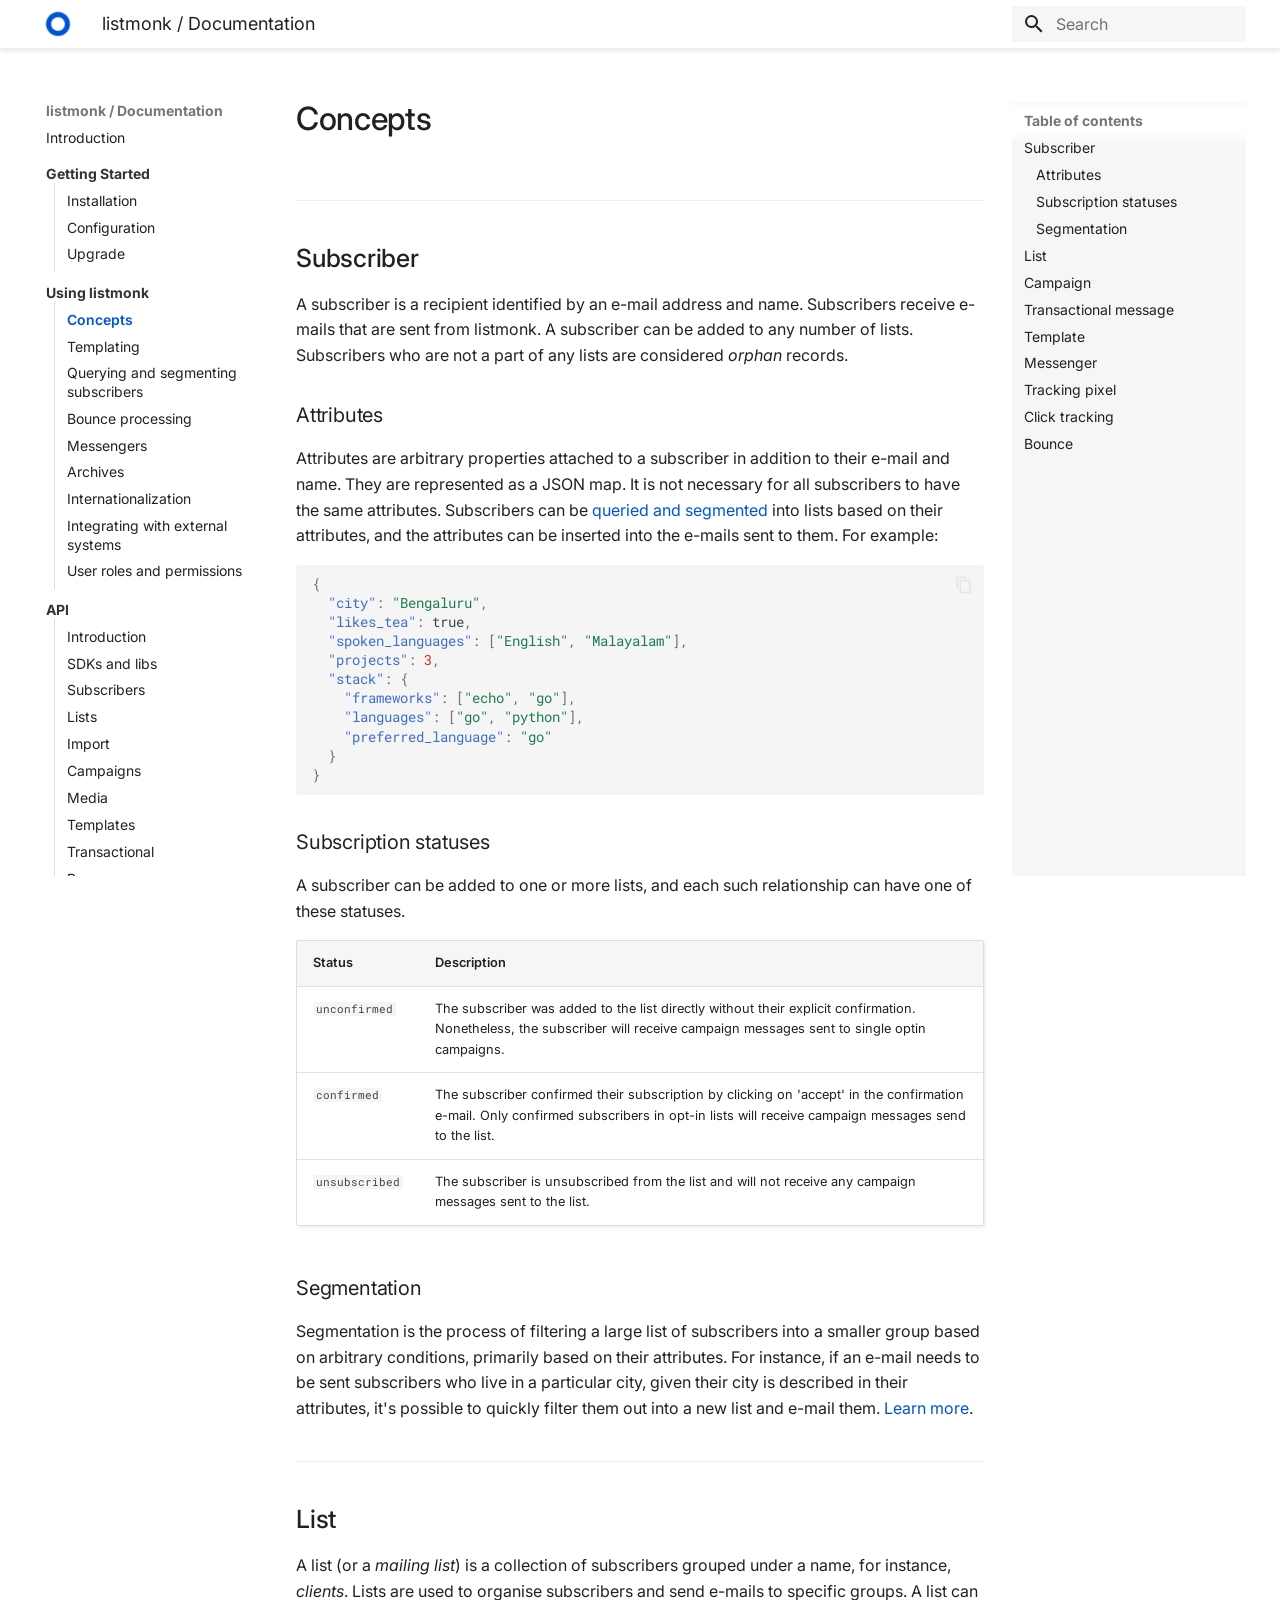
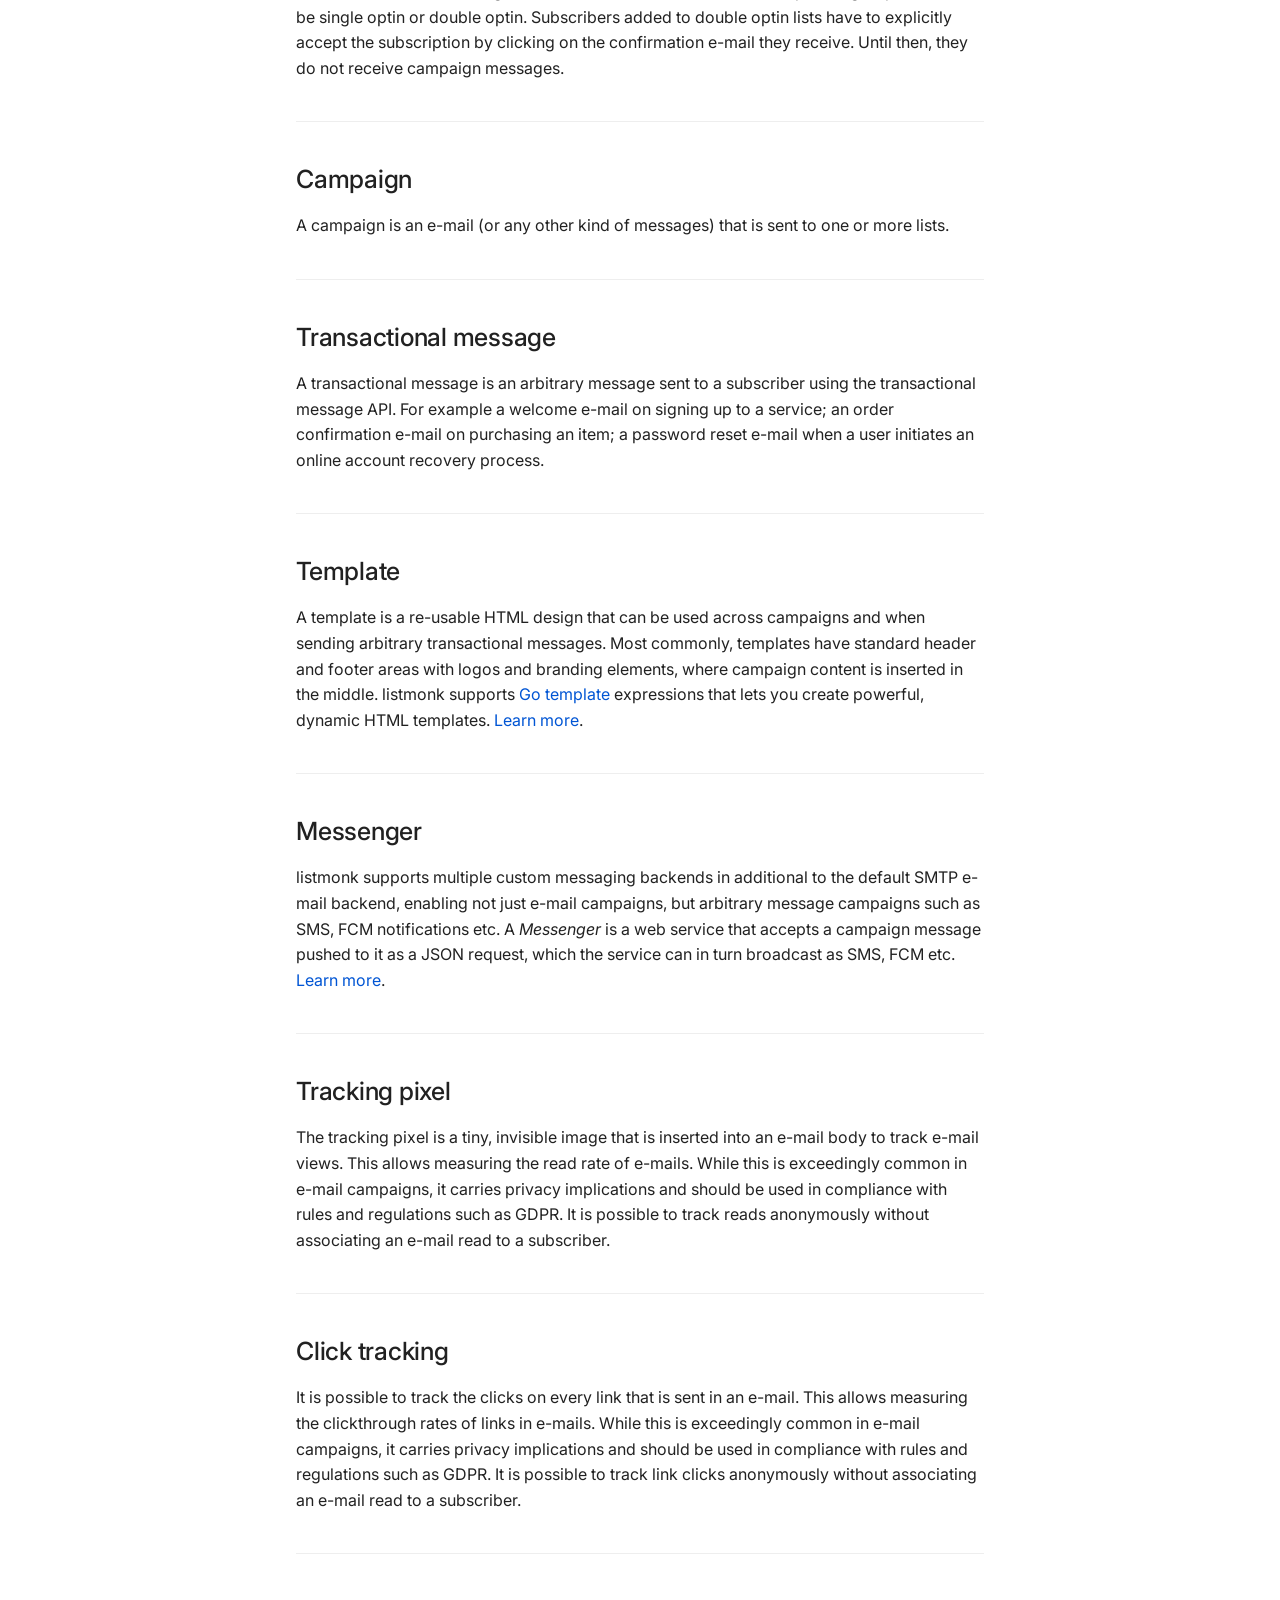
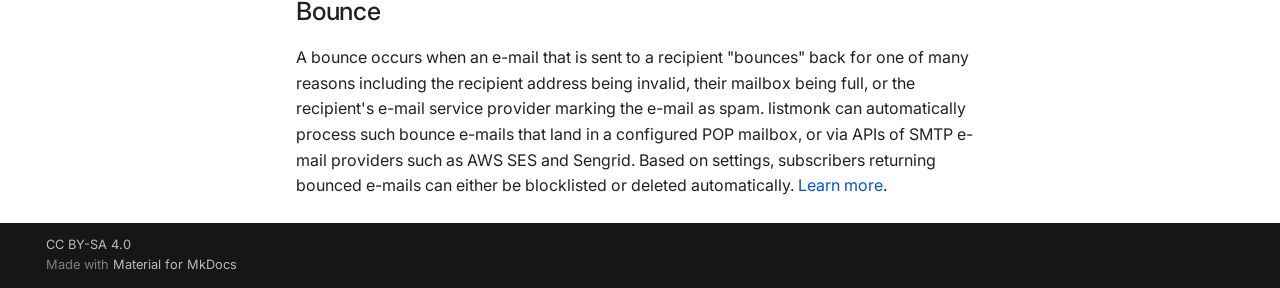
<file: docs/concepts/index.html>
<!doctype html>
<html lang="en" class="no-js">
  <head>
    
      <meta charset="utf-8">
      <meta name="viewport" content="width=device-width,initial-scale=1">
      
      
      
      
        <link rel="prev" href="../upgrade/">
      
      
        <link rel="next" href="../templating/">
      
      
      <link rel="icon" href="../images/favicon.png">
      <meta name="generator" content="mkdocs-1.6.1, mkdocs-material-9.6.12">
    
    
      
        <title>Concepts - listmonk / Documentation</title>
      
    
    
      <link rel="stylesheet" href="../assets/stylesheets/main.2afb09e1.min.css">
      
        
        <link rel="stylesheet" href="../assets/stylesheets/palette.06af60db.min.css">
      
      


    
    
      
    
    
      
        
        
        <link rel="preconnect" href="https://fonts.gstatic.com" crossorigin>
        <link rel="stylesheet" href="https://fonts.googleapis.com/css?family=Inter:300,300i,400,400i,700,700i%7CRoboto+Mono:400,400i,700,700i&display=fallback">
        <style>:root{--md-text-font:"Inter";--md-code-font:"Roboto Mono"}</style>
      
    
    
      <link rel="stylesheet" href="../static/style.css">
    
    <script>__md_scope=new URL("..",location),__md_hash=e=>[...e].reduce(((e,_)=>(e<<5)-e+_.charCodeAt(0)),0),__md_get=(e,_=localStorage,t=__md_scope)=>JSON.parse(_.getItem(t.pathname+"."+e)),__md_set=(e,_,t=localStorage,a=__md_scope)=>{try{t.setItem(a.pathname+"."+e,JSON.stringify(_))}catch(e){}}</script>
    
      

    
    
    
  </head>
  
  
    
    
    
    
    
    <body dir="ltr" data-md-color-scheme="default" data-md-color-primary="white" data-md-color-accent="red">
  
    
    <input class="md-toggle" data-md-toggle="drawer" type="checkbox" id="__drawer" autocomplete="off">
    <input class="md-toggle" data-md-toggle="search" type="checkbox" id="__search" autocomplete="off">
    <label class="md-overlay" for="__drawer"></label>
    <div data-md-component="skip">
      
        
        <a href="#concepts" class="md-skip">
          Skip to content
        </a>
      
    </div>
    <div data-md-component="announce">
      
    </div>
    
    
      

  

<header class="md-header md-header--shadow" data-md-component="header">
  <nav class="md-header__inner md-grid" aria-label="Header">
    <a href=".." title="listmonk / Documentation" class="md-header__button md-logo" aria-label="listmonk / Documentation" data-md-component="logo">
      
  <img src="../images/favicon.png" alt="logo">

    </a>
    <label class="md-header__button md-icon" for="__drawer">
      
      <svg xmlns="http://www.w3.org/2000/svg" viewBox="0 0 24 24"><path d="M3 6h18v2H3zm0 5h18v2H3zm0 5h18v2H3z"/></svg>
    </label>
    <div class="md-header__title" data-md-component="header-title">
      <div class="md-header__ellipsis">
        <div class="md-header__topic">
          <span class="md-ellipsis">
            listmonk / Documentation
          </span>
        </div>
        <div class="md-header__topic" data-md-component="header-topic">
          <span class="md-ellipsis">
            
              Concepts
            
          </span>
        </div>
      </div>
    </div>
    
      
    
    
    
    
      
      
        <label class="md-header__button md-icon" for="__search">
          
          <svg xmlns="http://www.w3.org/2000/svg" viewBox="0 0 24 24"><path d="M9.5 3A6.5 6.5 0 0 1 16 9.5c0 1.61-.59 3.09-1.56 4.23l.27.27h.79l5 5-1.5 1.5-5-5v-.79l-.27-.27A6.52 6.52 0 0 1 9.5 16 6.5 6.5 0 0 1 3 9.5 6.5 6.5 0 0 1 9.5 3m0 2C7 5 5 7 5 9.5S7 14 9.5 14 14 12 14 9.5 12 5 9.5 5"/></svg>
        </label>
        <div class="md-search" data-md-component="search" role="dialog">
  <label class="md-search__overlay" for="__search"></label>
  <div class="md-search__inner" role="search">
    <form class="md-search__form" name="search">
      <input type="text" class="md-search__input" name="query" aria-label="Search" placeholder="Search" autocapitalize="off" autocorrect="off" autocomplete="off" spellcheck="false" data-md-component="search-query" required>
      <label class="md-search__icon md-icon" for="__search">
        
        <svg xmlns="http://www.w3.org/2000/svg" viewBox="0 0 24 24"><path d="M9.5 3A6.5 6.5 0 0 1 16 9.5c0 1.61-.59 3.09-1.56 4.23l.27.27h.79l5 5-1.5 1.5-5-5v-.79l-.27-.27A6.52 6.52 0 0 1 9.5 16 6.5 6.5 0 0 1 3 9.5 6.5 6.5 0 0 1 9.5 3m0 2C7 5 5 7 5 9.5S7 14 9.5 14 14 12 14 9.5 12 5 9.5 5"/></svg>
        
        <svg xmlns="http://www.w3.org/2000/svg" viewBox="0 0 24 24"><path d="M20 11v2H8l5.5 5.5-1.42 1.42L4.16 12l7.92-7.92L13.5 5.5 8 11z"/></svg>
      </label>
      <nav class="md-search__options" aria-label="Search">
        
        <button type="reset" class="md-search__icon md-icon" title="Clear" aria-label="Clear" tabindex="-1">
          
          <svg xmlns="http://www.w3.org/2000/svg" viewBox="0 0 24 24"><path d="M19 6.41 17.59 5 12 10.59 6.41 5 5 6.41 10.59 12 5 17.59 6.41 19 12 13.41 17.59 19 19 17.59 13.41 12z"/></svg>
        </button>
      </nav>
      
    </form>
    <div class="md-search__output">
      <div class="md-search__scrollwrap" tabindex="0" data-md-scrollfix>
        <div class="md-search-result" data-md-component="search-result">
          <div class="md-search-result__meta">
            Initializing search
          </div>
          <ol class="md-search-result__list" role="presentation"></ol>
        </div>
      </div>
    </div>
  </div>
</div>
      
    
    
  </nav>
  
</header>
    
    <div class="md-container" data-md-component="container">
      
      
        
          
        
      
      <main class="md-main" data-md-component="main">
        <div class="md-main__inner md-grid">
          
            
              
              <div class="md-sidebar md-sidebar--primary" data-md-component="sidebar" data-md-type="navigation" >
                <div class="md-sidebar__scrollwrap">
                  <div class="md-sidebar__inner">
                    



<nav class="md-nav md-nav--primary" aria-label="Navigation" data-md-level="0">
  <label class="md-nav__title" for="__drawer">
    <a href=".." title="listmonk / Documentation" class="md-nav__button md-logo" aria-label="listmonk / Documentation" data-md-component="logo">
      
  <img src="../images/favicon.png" alt="logo">

    </a>
    listmonk / Documentation
  </label>
  
  <ul class="md-nav__list" data-md-scrollfix>
    
      
      
  
  
  
  
    <li class="md-nav__item">
      <a href=".." class="md-nav__link">
        
  
  
  <span class="md-ellipsis">
    Introduction
    
  </span>
  

      </a>
    </li>
  

    
      
      
  
  
  
  
    
    
      
        
      
        
      
        
      
    
    
    
      
        
        
      
    
    
    <li class="md-nav__item md-nav__item--section md-nav__item--nested">
      
        
        
        <input class="md-nav__toggle md-toggle " type="checkbox" id="__nav_2" >
        
          
          <label class="md-nav__link" for="__nav_2" id="__nav_2_label" tabindex="">
            
  
  
  <span class="md-ellipsis">
    Getting Started
    
  </span>
  

            <span class="md-nav__icon md-icon"></span>
          </label>
        
        <nav class="md-nav" data-md-level="1" aria-labelledby="__nav_2_label" aria-expanded="false">
          <label class="md-nav__title" for="__nav_2">
            <span class="md-nav__icon md-icon"></span>
            Getting Started
          </label>
          <ul class="md-nav__list" data-md-scrollfix>
            
              
                
  
  
  
  
    <li class="md-nav__item">
      <a href="../installation/" class="md-nav__link">
        
  
  
  <span class="md-ellipsis">
    Installation
    
  </span>
  

      </a>
    </li>
  

              
            
              
                
  
  
  
  
    <li class="md-nav__item">
      <a href="../configuration/" class="md-nav__link">
        
  
  
  <span class="md-ellipsis">
    Configuration
    
  </span>
  

      </a>
    </li>
  

              
            
              
                
  
  
  
  
    <li class="md-nav__item">
      <a href="../upgrade/" class="md-nav__link">
        
  
  
  <span class="md-ellipsis">
    Upgrade
    
  </span>
  

      </a>
    </li>
  

              
            
          </ul>
        </nav>
      
    </li>
  

    
      
      
  
  
    
  
  
  
    
    
      
        
      
        
      
        
      
        
      
        
      
        
      
        
      
        
      
        
      
    
    
    
      
        
        
      
    
    
    <li class="md-nav__item md-nav__item--active md-nav__item--section md-nav__item--nested">
      
        
        
        <input class="md-nav__toggle md-toggle " type="checkbox" id="__nav_3" checked>
        
          
          <label class="md-nav__link" for="__nav_3" id="__nav_3_label" tabindex="">
            
  
  
  <span class="md-ellipsis">
    Using listmonk
    
  </span>
  

            <span class="md-nav__icon md-icon"></span>
          </label>
        
        <nav class="md-nav" data-md-level="1" aria-labelledby="__nav_3_label" aria-expanded="true">
          <label class="md-nav__title" for="__nav_3">
            <span class="md-nav__icon md-icon"></span>
            Using listmonk
          </label>
          <ul class="md-nav__list" data-md-scrollfix>
            
              
                
  
  
    
  
  
  
    <li class="md-nav__item md-nav__item--active">
      
      <input class="md-nav__toggle md-toggle" type="checkbox" id="__toc">
      
      
        
      
      
        <label class="md-nav__link md-nav__link--active" for="__toc">
          
  
  
  <span class="md-ellipsis">
    Concepts
    
  </span>
  

          <span class="md-nav__icon md-icon"></span>
        </label>
      
      <a href="./" class="md-nav__link md-nav__link--active">
        
  
  
  <span class="md-ellipsis">
    Concepts
    
  </span>
  

      </a>
      
        

<nav class="md-nav md-nav--secondary" aria-label="Table of contents">
  
  
  
    
  
  
    <label class="md-nav__title" for="__toc">
      <span class="md-nav__icon md-icon"></span>
      Table of contents
    </label>
    <ul class="md-nav__list" data-md-component="toc" data-md-scrollfix>
      
        <li class="md-nav__item">
  <a href="#subscriber" class="md-nav__link">
    <span class="md-ellipsis">
      Subscriber
    </span>
  </a>
  
    <nav class="md-nav" aria-label="Subscriber">
      <ul class="md-nav__list">
        
          <li class="md-nav__item">
  <a href="#attributes" class="md-nav__link">
    <span class="md-ellipsis">
      Attributes
    </span>
  </a>
  
</li>
        
          <li class="md-nav__item">
  <a href="#subscription-statuses" class="md-nav__link">
    <span class="md-ellipsis">
      Subscription statuses
    </span>
  </a>
  
</li>
        
          <li class="md-nav__item">
  <a href="#segmentation" class="md-nav__link">
    <span class="md-ellipsis">
      Segmentation
    </span>
  </a>
  
</li>
        
      </ul>
    </nav>
  
</li>
      
        <li class="md-nav__item">
  <a href="#list" class="md-nav__link">
    <span class="md-ellipsis">
      List
    </span>
  </a>
  
</li>
      
        <li class="md-nav__item">
  <a href="#campaign" class="md-nav__link">
    <span class="md-ellipsis">
      Campaign
    </span>
  </a>
  
</li>
      
        <li class="md-nav__item">
  <a href="#transactional-message" class="md-nav__link">
    <span class="md-ellipsis">
      Transactional message
    </span>
  </a>
  
</li>
      
        <li class="md-nav__item">
  <a href="#template" class="md-nav__link">
    <span class="md-ellipsis">
      Template
    </span>
  </a>
  
</li>
      
        <li class="md-nav__item">
  <a href="#messenger" class="md-nav__link">
    <span class="md-ellipsis">
      Messenger
    </span>
  </a>
  
</li>
      
        <li class="md-nav__item">
  <a href="#tracking-pixel" class="md-nav__link">
    <span class="md-ellipsis">
      Tracking pixel
    </span>
  </a>
  
</li>
      
        <li class="md-nav__item">
  <a href="#click-tracking" class="md-nav__link">
    <span class="md-ellipsis">
      Click tracking
    </span>
  </a>
  
</li>
      
        <li class="md-nav__item">
  <a href="#bounce" class="md-nav__link">
    <span class="md-ellipsis">
      Bounce
    </span>
  </a>
  
</li>
      
    </ul>
  
</nav>
      
    </li>
  

              
            
              
                
  
  
  
  
    <li class="md-nav__item">
      <a href="../templating/" class="md-nav__link">
        
  
  
  <span class="md-ellipsis">
    Templating
    
  </span>
  

      </a>
    </li>
  

              
            
              
                
  
  
  
  
    <li class="md-nav__item">
      <a href="../querying-and-segmentation/" class="md-nav__link">
        
  
  
  <span class="md-ellipsis">
    Querying and segmenting subscribers
    
  </span>
  

      </a>
    </li>
  

              
            
              
                
  
  
  
  
    <li class="md-nav__item">
      <a href="../bounces/" class="md-nav__link">
        
  
  
  <span class="md-ellipsis">
    Bounce processing
    
  </span>
  

      </a>
    </li>
  

              
            
              
                
  
  
  
  
    <li class="md-nav__item">
      <a href="../messengers/" class="md-nav__link">
        
  
  
  <span class="md-ellipsis">
    Messengers
    
  </span>
  

      </a>
    </li>
  

              
            
              
                
  
  
  
  
    <li class="md-nav__item">
      <a href="../archives/" class="md-nav__link">
        
  
  
  <span class="md-ellipsis">
    Archives
    
  </span>
  

      </a>
    </li>
  

              
            
              
                
  
  
  
  
    <li class="md-nav__item">
      <a href="../i18n/" class="md-nav__link">
        
  
  
  <span class="md-ellipsis">
    Internationalization
    
  </span>
  

      </a>
    </li>
  

              
            
              
                
  
  
  
  
    <li class="md-nav__item">
      <a href="../external-integration/" class="md-nav__link">
        
  
  
  <span class="md-ellipsis">
    Integrating with external systems
    
  </span>
  

      </a>
    </li>
  

              
            
              
                
  
  
  
  
    <li class="md-nav__item">
      <a href="../roles-and-permissions/" class="md-nav__link">
        
  
  
  <span class="md-ellipsis">
    User roles and permissions
    
  </span>
  

      </a>
    </li>
  

              
            
          </ul>
        </nav>
      
    </li>
  

    
      
      
  
  
  
  
    
    
      
        
      
        
      
        
      
        
      
        
      
        
      
        
      
        
      
        
      
        
      
    
    
    
      
        
        
      
    
    
    <li class="md-nav__item md-nav__item--section md-nav__item--nested">
      
        
        
        <input class="md-nav__toggle md-toggle " type="checkbox" id="__nav_4" >
        
          
          <label class="md-nav__link" for="__nav_4" id="__nav_4_label" tabindex="">
            
  
  
  <span class="md-ellipsis">
    API
    
  </span>
  

            <span class="md-nav__icon md-icon"></span>
          </label>
        
        <nav class="md-nav" data-md-level="1" aria-labelledby="__nav_4_label" aria-expanded="false">
          <label class="md-nav__title" for="__nav_4">
            <span class="md-nav__icon md-icon"></span>
            API
          </label>
          <ul class="md-nav__list" data-md-scrollfix>
            
              
                
  
  
  
  
    <li class="md-nav__item">
      <a href="../apis/apis/" class="md-nav__link">
        
  
  
  <span class="md-ellipsis">
    Introduction
    
  </span>
  

      </a>
    </li>
  

              
            
              
                
  
  
  
  
    <li class="md-nav__item">
      <a href="../apis/sdks/" class="md-nav__link">
        
  
  
  <span class="md-ellipsis">
    SDKs and libs
    
  </span>
  

      </a>
    </li>
  

              
            
              
                
  
  
  
  
    <li class="md-nav__item">
      <a href="../apis/subscribers/" class="md-nav__link">
        
  
  
  <span class="md-ellipsis">
    Subscribers
    
  </span>
  

      </a>
    </li>
  

              
            
              
                
  
  
  
  
    <li class="md-nav__item">
      <a href="../apis/lists/" class="md-nav__link">
        
  
  
  <span class="md-ellipsis">
    Lists
    
  </span>
  

      </a>
    </li>
  

              
            
              
                
  
  
  
  
    <li class="md-nav__item">
      <a href="../apis/import/" class="md-nav__link">
        
  
  
  <span class="md-ellipsis">
    Import
    
  </span>
  

      </a>
    </li>
  

              
            
              
                
  
  
  
  
    <li class="md-nav__item">
      <a href="../apis/campaigns/" class="md-nav__link">
        
  
  
  <span class="md-ellipsis">
    Campaigns
    
  </span>
  

      </a>
    </li>
  

              
            
              
                
  
  
  
  
    <li class="md-nav__item">
      <a href="../apis/media/" class="md-nav__link">
        
  
  
  <span class="md-ellipsis">
    Media
    
  </span>
  

      </a>
    </li>
  

              
            
              
                
  
  
  
  
    <li class="md-nav__item">
      <a href="../apis/templates/" class="md-nav__link">
        
  
  
  <span class="md-ellipsis">
    Templates
    
  </span>
  

      </a>
    </li>
  

              
            
              
                
  
  
  
  
    <li class="md-nav__item">
      <a href="../apis/transactional/" class="md-nav__link">
        
  
  
  <span class="md-ellipsis">
    Transactional
    
  </span>
  

      </a>
    </li>
  

              
            
              
                
  
  
  
  
    <li class="md-nav__item">
      <a href="../apis/bounces/" class="md-nav__link">
        
  
  
  <span class="md-ellipsis">
    Bounces
    
  </span>
  

      </a>
    </li>
  

              
            
          </ul>
        </nav>
      
    </li>
  

    
      
      
  
  
  
  
    
    
      
        
      
    
    
    
      
        
        
      
    
    
    <li class="md-nav__item md-nav__item--section md-nav__item--nested">
      
        
        
        <input class="md-nav__toggle md-toggle " type="checkbox" id="__nav_5" >
        
          
          <label class="md-nav__link" for="__nav_5" id="__nav_5_label" tabindex="">
            
  
  
  <span class="md-ellipsis">
    Maintenance
    
  </span>
  

            <span class="md-nav__icon md-icon"></span>
          </label>
        
        <nav class="md-nav" data-md-level="1" aria-labelledby="__nav_5_label" aria-expanded="false">
          <label class="md-nav__title" for="__nav_5">
            <span class="md-nav__icon md-icon"></span>
            Maintenance
          </label>
          <ul class="md-nav__list" data-md-scrollfix>
            
              
                
  
  
  
  
    <li class="md-nav__item">
      <a href="../maintenance/performance/" class="md-nav__link">
        
  
  
  <span class="md-ellipsis">
    Performance
    
  </span>
  

      </a>
    </li>
  

              
            
          </ul>
        </nav>
      
    </li>
  

    
      
      
  
  
  
  
    
    
      
        
      
    
    
    
      
        
        
      
    
    
    <li class="md-nav__item md-nav__item--section md-nav__item--nested">
      
        
        
        <input class="md-nav__toggle md-toggle " type="checkbox" id="__nav_6" >
        
          
          <label class="md-nav__link" for="__nav_6" id="__nav_6_label" tabindex="">
            
  
  
  <span class="md-ellipsis">
    Contributions
    
  </span>
  

            <span class="md-nav__icon md-icon"></span>
          </label>
        
        <nav class="md-nav" data-md-level="1" aria-labelledby="__nav_6_label" aria-expanded="false">
          <label class="md-nav__title" for="__nav_6">
            <span class="md-nav__icon md-icon"></span>
            Contributions
          </label>
          <ul class="md-nav__list" data-md-scrollfix>
            
              
                
  
  
  
  
    <li class="md-nav__item">
      <a href="../developer-setup/" class="md-nav__link">
        
  
  
  <span class="md-ellipsis">
    Developer setup
    
  </span>
  

      </a>
    </li>
  

              
            
          </ul>
        </nav>
      
    </li>
  

    
  </ul>
</nav>
                  </div>
                </div>
              </div>
            
            
              
              <div class="md-sidebar md-sidebar--secondary" data-md-component="sidebar" data-md-type="toc" >
                <div class="md-sidebar__scrollwrap">
                  <div class="md-sidebar__inner">
                    

<nav class="md-nav md-nav--secondary" aria-label="Table of contents">
  
  
  
    
  
  
    <label class="md-nav__title" for="__toc">
      <span class="md-nav__icon md-icon"></span>
      Table of contents
    </label>
    <ul class="md-nav__list" data-md-component="toc" data-md-scrollfix>
      
        <li class="md-nav__item">
  <a href="#subscriber" class="md-nav__link">
    <span class="md-ellipsis">
      Subscriber
    </span>
  </a>
  
    <nav class="md-nav" aria-label="Subscriber">
      <ul class="md-nav__list">
        
          <li class="md-nav__item">
  <a href="#attributes" class="md-nav__link">
    <span class="md-ellipsis">
      Attributes
    </span>
  </a>
  
</li>
        
          <li class="md-nav__item">
  <a href="#subscription-statuses" class="md-nav__link">
    <span class="md-ellipsis">
      Subscription statuses
    </span>
  </a>
  
</li>
        
          <li class="md-nav__item">
  <a href="#segmentation" class="md-nav__link">
    <span class="md-ellipsis">
      Segmentation
    </span>
  </a>
  
</li>
        
      </ul>
    </nav>
  
</li>
      
        <li class="md-nav__item">
  <a href="#list" class="md-nav__link">
    <span class="md-ellipsis">
      List
    </span>
  </a>
  
</li>
      
        <li class="md-nav__item">
  <a href="#campaign" class="md-nav__link">
    <span class="md-ellipsis">
      Campaign
    </span>
  </a>
  
</li>
      
        <li class="md-nav__item">
  <a href="#transactional-message" class="md-nav__link">
    <span class="md-ellipsis">
      Transactional message
    </span>
  </a>
  
</li>
      
        <li class="md-nav__item">
  <a href="#template" class="md-nav__link">
    <span class="md-ellipsis">
      Template
    </span>
  </a>
  
</li>
      
        <li class="md-nav__item">
  <a href="#messenger" class="md-nav__link">
    <span class="md-ellipsis">
      Messenger
    </span>
  </a>
  
</li>
      
        <li class="md-nav__item">
  <a href="#tracking-pixel" class="md-nav__link">
    <span class="md-ellipsis">
      Tracking pixel
    </span>
  </a>
  
</li>
      
        <li class="md-nav__item">
  <a href="#click-tracking" class="md-nav__link">
    <span class="md-ellipsis">
      Click tracking
    </span>
  </a>
  
</li>
      
        <li class="md-nav__item">
  <a href="#bounce" class="md-nav__link">
    <span class="md-ellipsis">
      Bounce
    </span>
  </a>
  
</li>
      
    </ul>
  
</nav>
                  </div>
                </div>
              </div>
            
          
          
            <div class="md-content" data-md-component="content">
              <article class="md-content__inner md-typeset">
                
                  



<h1 id="concepts">Concepts<a class="headerlink" href="#concepts" title="Permanent link">&para;</a></h1>
<h2 id="subscriber">Subscriber<a class="headerlink" href="#subscriber" title="Permanent link">&para;</a></h2>
<p>A subscriber is a recipient identified by an e-mail address and name. Subscribers receive e-mails that are sent from listmonk. A subscriber can be added to any number of lists. Subscribers who are not a part of any lists are considered <em>orphan</em> records.</p>
<h3 id="attributes">Attributes<a class="headerlink" href="#attributes" title="Permanent link">&para;</a></h3>
<p>Attributes are arbitrary properties attached to a subscriber in addition to their e-mail and name. They are represented as a JSON map. It is not necessary for all subscribers to have the same attributes. Subscribers can be <a href="../querying-and-segmentation/">queried and segmented</a> into lists based on their attributes, and the attributes can be inserted into the e-mails sent to them. For example:</p>
<div class="highlight"><pre><span></span><code><span class="p">{</span>
<span class="w">  </span><span class="nt">&quot;city&quot;</span><span class="p">:</span><span class="w"> </span><span class="s2">&quot;Bengaluru&quot;</span><span class="p">,</span>
<span class="w">  </span><span class="nt">&quot;likes_tea&quot;</span><span class="p">:</span><span class="w"> </span><span class="kc">true</span><span class="p">,</span>
<span class="w">  </span><span class="nt">&quot;spoken_languages&quot;</span><span class="p">:</span><span class="w"> </span><span class="p">[</span><span class="s2">&quot;English&quot;</span><span class="p">,</span><span class="w"> </span><span class="s2">&quot;Malayalam&quot;</span><span class="p">],</span>
<span class="w">  </span><span class="nt">&quot;projects&quot;</span><span class="p">:</span><span class="w"> </span><span class="mi">3</span><span class="p">,</span>
<span class="w">  </span><span class="nt">&quot;stack&quot;</span><span class="p">:</span><span class="w"> </span><span class="p">{</span>
<span class="w">    </span><span class="nt">&quot;frameworks&quot;</span><span class="p">:</span><span class="w"> </span><span class="p">[</span><span class="s2">&quot;echo&quot;</span><span class="p">,</span><span class="w"> </span><span class="s2">&quot;go&quot;</span><span class="p">],</span>
<span class="w">    </span><span class="nt">&quot;languages&quot;</span><span class="p">:</span><span class="w"> </span><span class="p">[</span><span class="s2">&quot;go&quot;</span><span class="p">,</span><span class="w"> </span><span class="s2">&quot;python&quot;</span><span class="p">],</span>
<span class="w">    </span><span class="nt">&quot;preferred_language&quot;</span><span class="p">:</span><span class="w"> </span><span class="s2">&quot;go&quot;</span>
<span class="w">  </span><span class="p">}</span>
<span class="p">}</span>
</code></pre></div>
<h3 id="subscription-statuses">Subscription statuses<a class="headerlink" href="#subscription-statuses" title="Permanent link">&para;</a></h3>
<p>A subscriber can be added to one or more lists, and each such relationship can have one of these statuses.</p>
<table>
<thead>
<tr>
<th>Status</th>
<th>Description</th>
</tr>
</thead>
<tbody>
<tr>
<td><code>unconfirmed</code></td>
<td>The subscriber was added to the list directly without their explicit confirmation. Nonetheless, the subscriber will receive campaign messages sent to single optin campaigns.</td>
</tr>
<tr>
<td><code>confirmed</code></td>
<td>The subscriber confirmed their subscription by clicking on 'accept' in the confirmation e-mail. Only confirmed subscribers in opt-in lists will receive campaign messages send to the list.</td>
</tr>
<tr>
<td><code>unsubscribed</code></td>
<td>The subscriber is unsubscribed from the list and will not receive any campaign messages sent to the list.</td>
</tr>
</tbody>
</table>
<h3 id="segmentation">Segmentation<a class="headerlink" href="#segmentation" title="Permanent link">&para;</a></h3>
<p>Segmentation is the process of filtering a large list of subscribers into a smaller group based on arbitrary conditions, primarily based on their attributes. For instance, if an e-mail needs to be sent subscribers who live in a particular city, given their city is described in their attributes, it's possible to quickly filter them out into a new list and e-mail them. <a href="../querying-and-segmentation/">Learn more</a>.</p>
<h2 id="list">List<a class="headerlink" href="#list" title="Permanent link">&para;</a></h2>
<p>A list (or a <em>mailing list</em>) is a collection of subscribers grouped under a name, for instance, <em>clients</em>. Lists are used to organise subscribers and send e-mails to specific groups. A list can be single optin or double optin. Subscribers added to double optin lists have to explicitly accept the subscription by clicking on the confirmation e-mail they receive. Until then, they do not receive campaign messages.</p>
<h2 id="campaign">Campaign<a class="headerlink" href="#campaign" title="Permanent link">&para;</a></h2>
<p>A campaign is an e-mail (or any other kind of messages) that is sent to one or more lists.</p>
<h2 id="transactional-message">Transactional message<a class="headerlink" href="#transactional-message" title="Permanent link">&para;</a></h2>
<p>A transactional message is an arbitrary message sent to a subscriber using the transactional message API. For example a welcome e-mail on signing up to a service; an order confirmation e-mail on purchasing an item; a password reset e-mail when a user initiates an online account recovery process.</p>
<h2 id="template">Template<a class="headerlink" href="#template" title="Permanent link">&para;</a></h2>
<p>A template is a re-usable HTML design that can be used across campaigns and when sending arbitrary transactional messages. Most commonly, templates have standard header and footer areas with logos and branding elements, where campaign content is inserted in the middle. listmonk supports <a href="https://gowebexamples.com/templates/">Go template</a> expressions that lets you create powerful, dynamic HTML templates. <a href="../templating/">Learn more</a>.</p>
<h2 id="messenger">Messenger<a class="headerlink" href="#messenger" title="Permanent link">&para;</a></h2>
<p>listmonk supports multiple custom messaging backends in additional to the default SMTP e-mail backend, enabling not just e-mail campaigns, but arbitrary message campaigns such as SMS, FCM notifications etc. A <em>Messenger</em> is a web service that accepts a campaign message pushed to it as a JSON request, which the service can in turn broadcast as SMS, FCM etc. <a href="../messengers/">Learn more</a>.</p>
<h2 id="tracking-pixel">Tracking pixel<a class="headerlink" href="#tracking-pixel" title="Permanent link">&para;</a></h2>
<p>The tracking pixel is a tiny, invisible image that is inserted into an e-mail body to track e-mail views. This allows measuring the read rate of e-mails. While this is exceedingly common in e-mail campaigns, it carries privacy implications and should be used in compliance with rules and regulations such as GDPR. It is possible to track reads anonymously without associating an e-mail read to a subscriber.</p>
<h2 id="click-tracking">Click tracking<a class="headerlink" href="#click-tracking" title="Permanent link">&para;</a></h2>
<p>It is possible to track the clicks on every link that is sent in an e-mail. This allows measuring the clickthrough rates of links in e-mails. While this is exceedingly common in e-mail campaigns, it carries privacy implications and should be used in compliance with rules and regulations such as GDPR. It is possible to track link clicks anonymously without associating an e-mail read to a subscriber.</p>
<h2 id="bounce">Bounce<a class="headerlink" href="#bounce" title="Permanent link">&para;</a></h2>
<p>A bounce occurs when an e-mail that is sent to a recipient "bounces" back for one of many reasons including the recipient address being invalid, their mailbox being full, or the recipient's e-mail service provider marking the e-mail as spam. listmonk can automatically process such bounce e-mails that land in a configured POP mailbox, or via APIs of SMTP e-mail providers such as AWS SES and Sengrid. Based on settings, subscribers returning bounced e-mails can either be blocklisted or deleted automatically. <a href="../bounces/">Learn more</a>.</p>












                
              </article>
            </div>
          
          
<script>var target=document.getElementById(location.hash.slice(1));target&&target.name&&(target.checked=target.name.startsWith("__tabbed_"))</script>
        </div>
        
      </main>
      
        <footer class="md-footer">
  
  <div class="md-footer-meta md-typeset">
    <div class="md-footer-meta__inner md-grid">
      <div class="md-copyright">
  
    <div class="md-copyright__highlight">
      CC BY-SA 4.0
    </div>
  
  
    Made with
    <a href="https://squidfunk.github.io/mkdocs-material/" target="_blank" rel="noopener">
      Material for MkDocs
    </a>
  
</div>
      
    </div>
  </div>
</footer>
      
    </div>
    <div class="md-dialog" data-md-component="dialog">
      <div class="md-dialog__inner md-typeset"></div>
    </div>
    
    
    
      
      <script id="__config" type="application/json">{"base": "..", "features": ["navigation.indexes", "navigation.sections", "content.code.copy"], "search": "../assets/javascripts/workers/search.f8cc74c7.min.js", "tags": null, "translations": {"clipboard.copied": "Copied to clipboard", "clipboard.copy": "Copy to clipboard", "search.result.more.one": "1 more on this page", "search.result.more.other": "# more on this page", "search.result.none": "No matching documents", "search.result.one": "1 matching document", "search.result.other": "# matching documents", "search.result.placeholder": "Type to start searching", "search.result.term.missing": "Missing", "select.version": "Select version"}, "version": null}</script>
    
    
      <script src="../assets/javascripts/bundle.c8b220af.min.js"></script>
      
    
  </body>
</html>
</file>
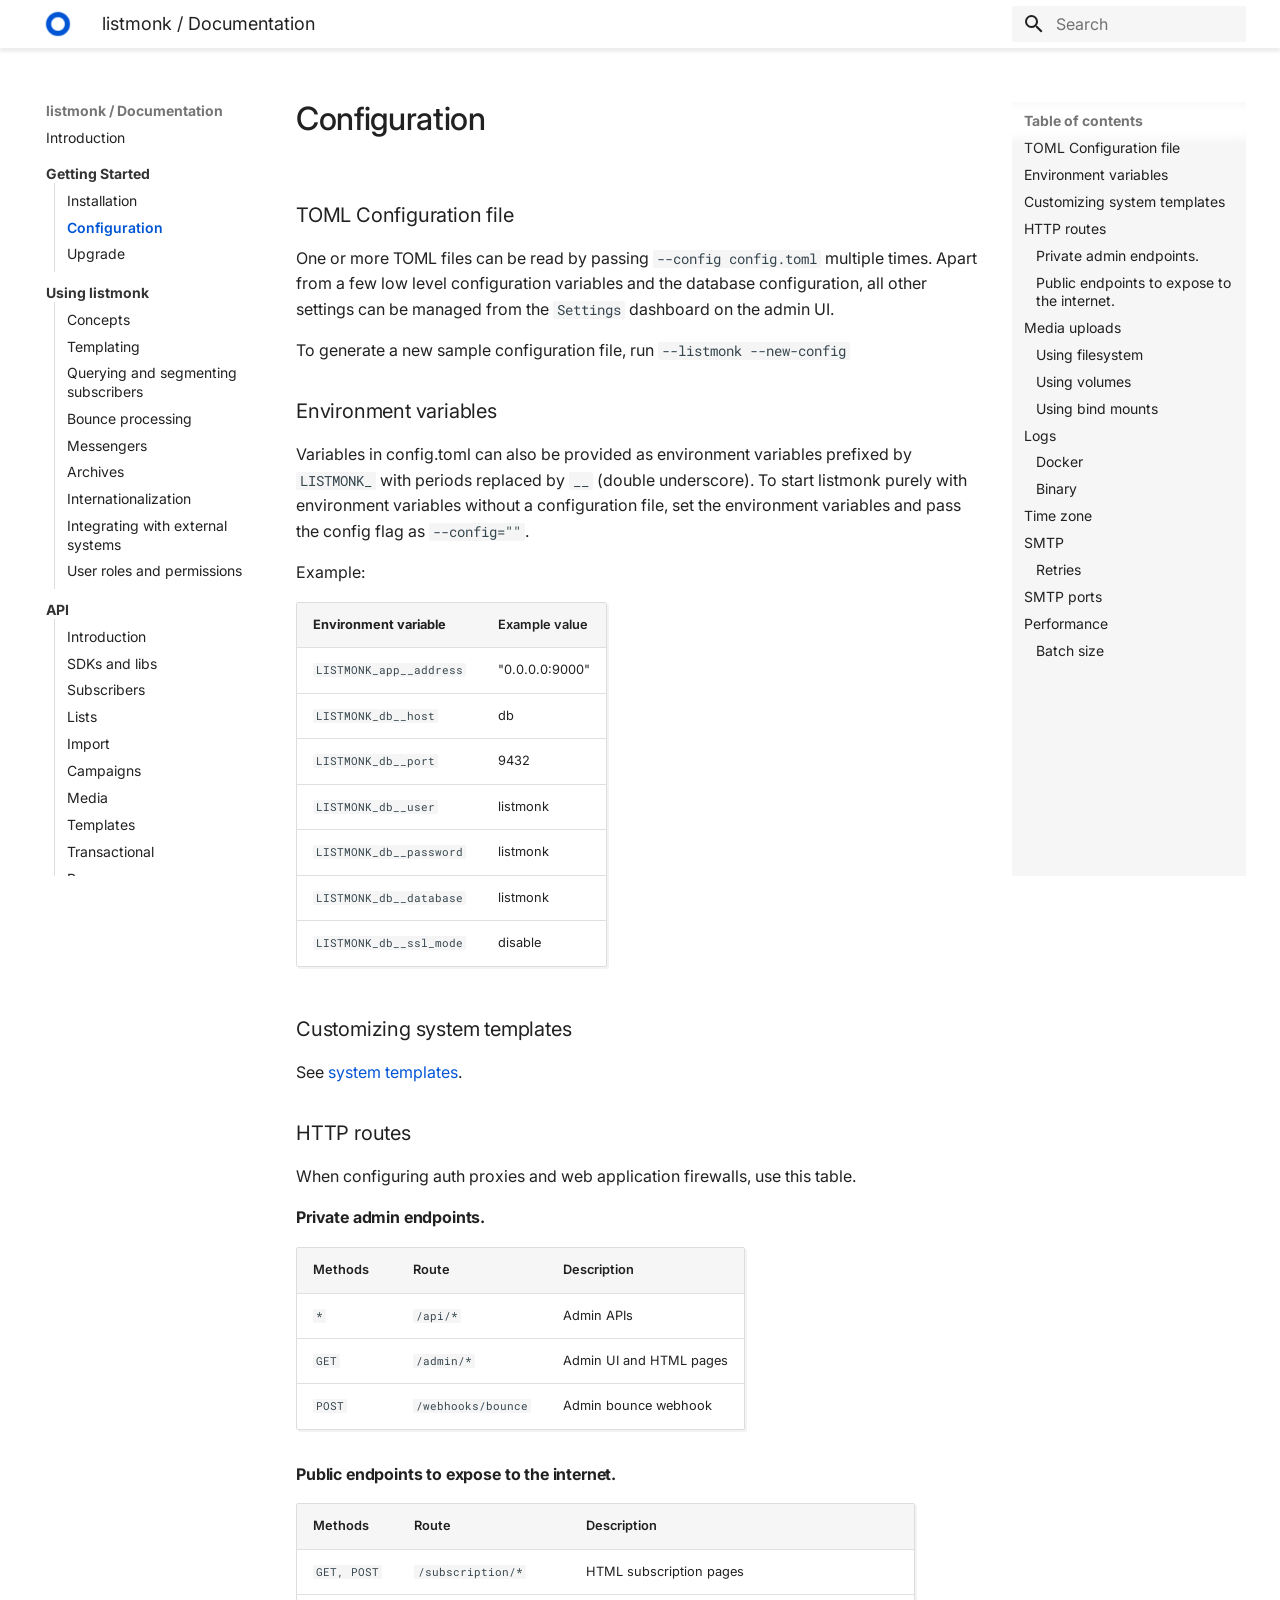
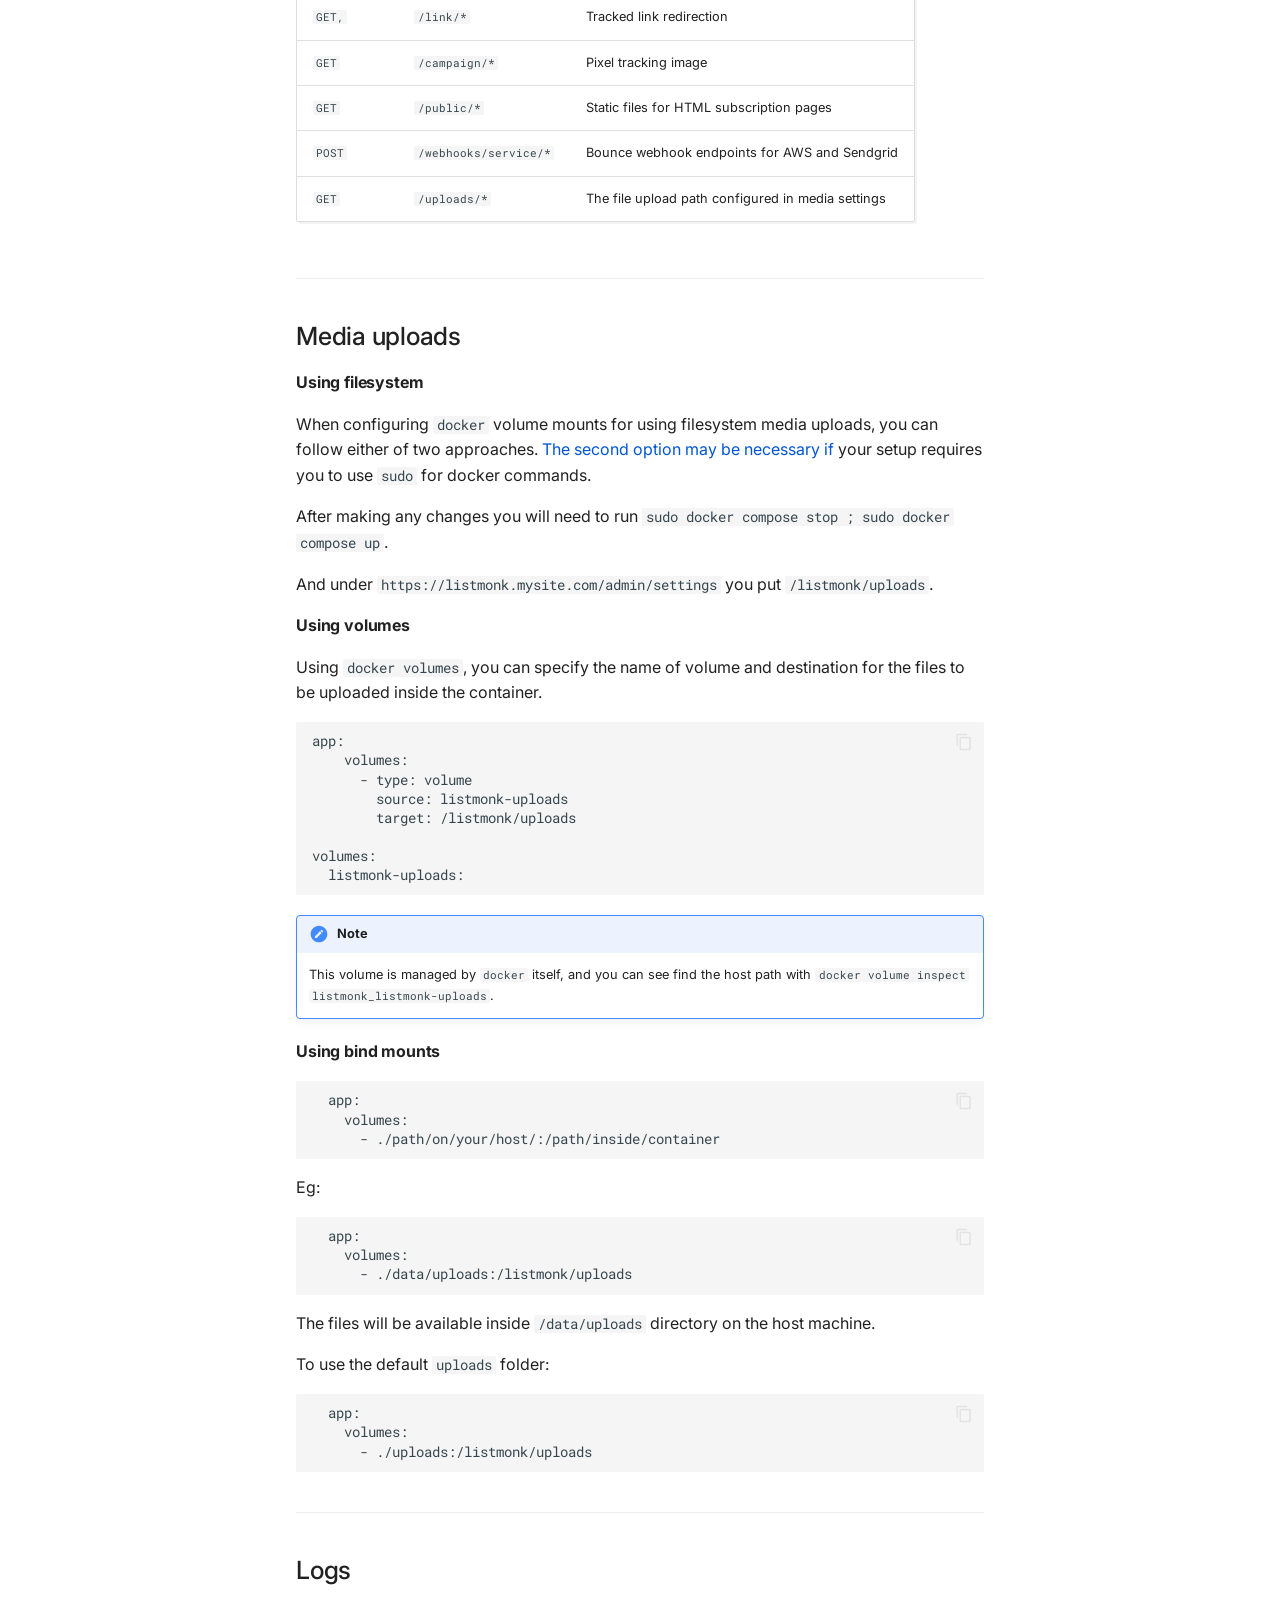
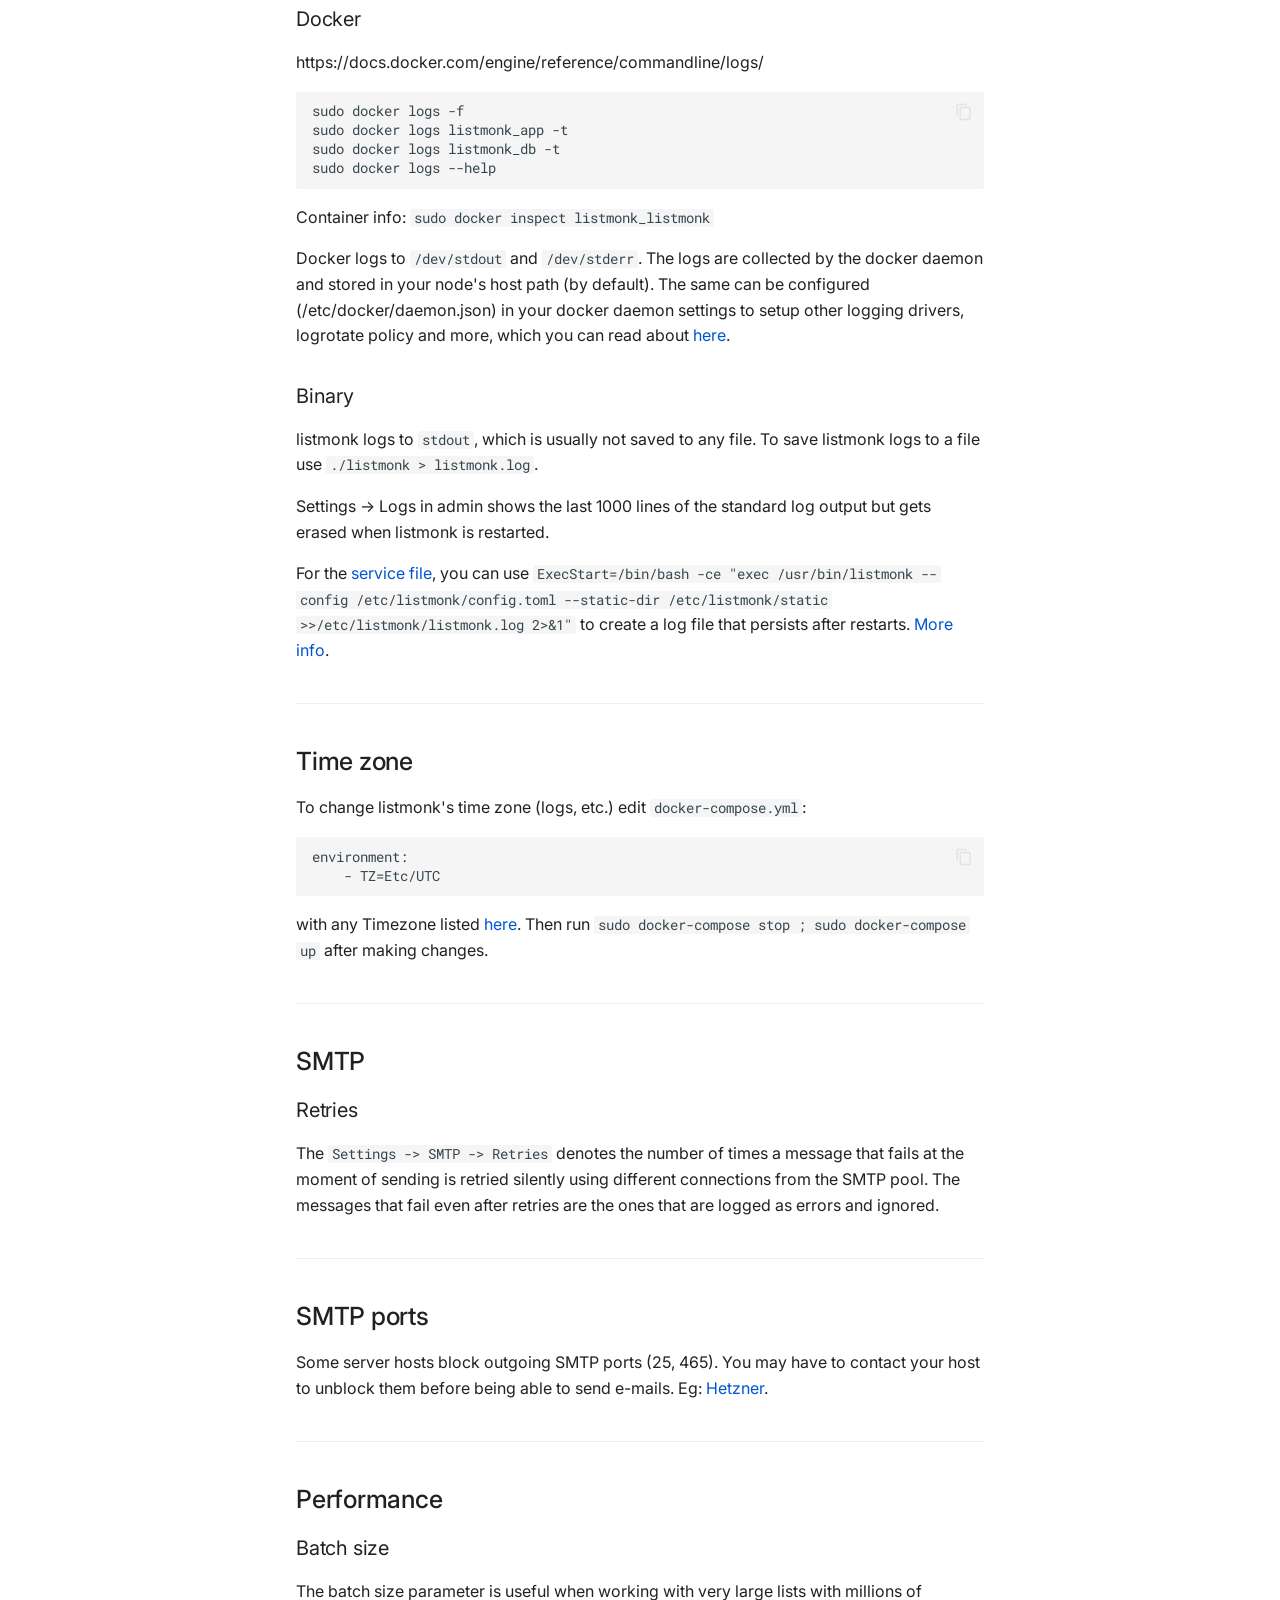
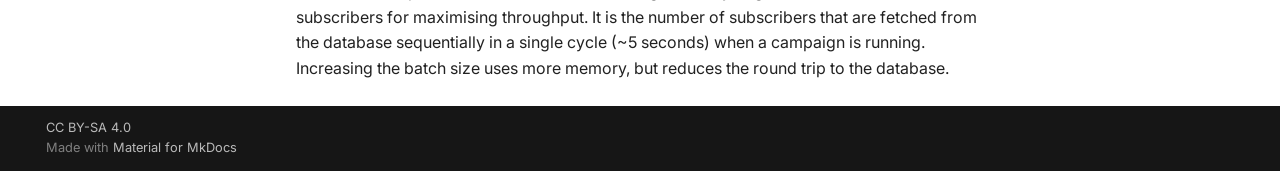
<file: docs/configuration/index.html>
<!doctype html>
<html lang="en" class="no-js">
  <head>
    
      <meta charset="utf-8">
      <meta name="viewport" content="width=device-width,initial-scale=1">
      
      
      
      
        <link rel="prev" href="../installation/">
      
      
        <link rel="next" href="../upgrade/">
      
      
      <link rel="icon" href="../images/favicon.png">
      <meta name="generator" content="mkdocs-1.6.1, mkdocs-material-9.6.12">
    
    
      
        <title>Configuration - listmonk / Documentation</title>
      
    
    
      <link rel="stylesheet" href="../assets/stylesheets/main.2afb09e1.min.css">
      
        
        <link rel="stylesheet" href="../assets/stylesheets/palette.06af60db.min.css">
      
      


    
    
      
    
    
      
        
        
        <link rel="preconnect" href="https://fonts.gstatic.com" crossorigin>
        <link rel="stylesheet" href="https://fonts.googleapis.com/css?family=Inter:300,300i,400,400i,700,700i%7CRoboto+Mono:400,400i,700,700i&display=fallback">
        <style>:root{--md-text-font:"Inter";--md-code-font:"Roboto Mono"}</style>
      
    
    
      <link rel="stylesheet" href="../static/style.css">
    
    <script>__md_scope=new URL("..",location),__md_hash=e=>[...e].reduce(((e,_)=>(e<<5)-e+_.charCodeAt(0)),0),__md_get=(e,_=localStorage,t=__md_scope)=>JSON.parse(_.getItem(t.pathname+"."+e)),__md_set=(e,_,t=localStorage,a=__md_scope)=>{try{t.setItem(a.pathname+"."+e,JSON.stringify(_))}catch(e){}}</script>
    
      

    
    
    
  </head>
  
  
    
    
    
    
    
    <body dir="ltr" data-md-color-scheme="default" data-md-color-primary="white" data-md-color-accent="red">
  
    
    <input class="md-toggle" data-md-toggle="drawer" type="checkbox" id="__drawer" autocomplete="off">
    <input class="md-toggle" data-md-toggle="search" type="checkbox" id="__search" autocomplete="off">
    <label class="md-overlay" for="__drawer"></label>
    <div data-md-component="skip">
      
        
        <a href="#configuration" class="md-skip">
          Skip to content
        </a>
      
    </div>
    <div data-md-component="announce">
      
    </div>
    
    
      

  

<header class="md-header md-header--shadow" data-md-component="header">
  <nav class="md-header__inner md-grid" aria-label="Header">
    <a href=".." title="listmonk / Documentation" class="md-header__button md-logo" aria-label="listmonk / Documentation" data-md-component="logo">
      
  <img src="../images/favicon.png" alt="logo">

    </a>
    <label class="md-header__button md-icon" for="__drawer">
      
      <svg xmlns="http://www.w3.org/2000/svg" viewBox="0 0 24 24"><path d="M3 6h18v2H3zm0 5h18v2H3zm0 5h18v2H3z"/></svg>
    </label>
    <div class="md-header__title" data-md-component="header-title">
      <div class="md-header__ellipsis">
        <div class="md-header__topic">
          <span class="md-ellipsis">
            listmonk / Documentation
          </span>
        </div>
        <div class="md-header__topic" data-md-component="header-topic">
          <span class="md-ellipsis">
            
              Configuration
            
          </span>
        </div>
      </div>
    </div>
    
      
    
    
    
    
      
      
        <label class="md-header__button md-icon" for="__search">
          
          <svg xmlns="http://www.w3.org/2000/svg" viewBox="0 0 24 24"><path d="M9.5 3A6.5 6.5 0 0 1 16 9.5c0 1.61-.59 3.09-1.56 4.23l.27.27h.79l5 5-1.5 1.5-5-5v-.79l-.27-.27A6.52 6.52 0 0 1 9.5 16 6.5 6.5 0 0 1 3 9.5 6.5 6.5 0 0 1 9.5 3m0 2C7 5 5 7 5 9.5S7 14 9.5 14 14 12 14 9.5 12 5 9.5 5"/></svg>
        </label>
        <div class="md-search" data-md-component="search" role="dialog">
  <label class="md-search__overlay" for="__search"></label>
  <div class="md-search__inner" role="search">
    <form class="md-search__form" name="search">
      <input type="text" class="md-search__input" name="query" aria-label="Search" placeholder="Search" autocapitalize="off" autocorrect="off" autocomplete="off" spellcheck="false" data-md-component="search-query" required>
      <label class="md-search__icon md-icon" for="__search">
        
        <svg xmlns="http://www.w3.org/2000/svg" viewBox="0 0 24 24"><path d="M9.5 3A6.5 6.5 0 0 1 16 9.5c0 1.61-.59 3.09-1.56 4.23l.27.27h.79l5 5-1.5 1.5-5-5v-.79l-.27-.27A6.52 6.52 0 0 1 9.5 16 6.5 6.5 0 0 1 3 9.5 6.5 6.5 0 0 1 9.5 3m0 2C7 5 5 7 5 9.5S7 14 9.5 14 14 12 14 9.5 12 5 9.5 5"/></svg>
        
        <svg xmlns="http://www.w3.org/2000/svg" viewBox="0 0 24 24"><path d="M20 11v2H8l5.5 5.5-1.42 1.42L4.16 12l7.92-7.92L13.5 5.5 8 11z"/></svg>
      </label>
      <nav class="md-search__options" aria-label="Search">
        
        <button type="reset" class="md-search__icon md-icon" title="Clear" aria-label="Clear" tabindex="-1">
          
          <svg xmlns="http://www.w3.org/2000/svg" viewBox="0 0 24 24"><path d="M19 6.41 17.59 5 12 10.59 6.41 5 5 6.41 10.59 12 5 17.59 6.41 19 12 13.41 17.59 19 19 17.59 13.41 12z"/></svg>
        </button>
      </nav>
      
    </form>
    <div class="md-search__output">
      <div class="md-search__scrollwrap" tabindex="0" data-md-scrollfix>
        <div class="md-search-result" data-md-component="search-result">
          <div class="md-search-result__meta">
            Initializing search
          </div>
          <ol class="md-search-result__list" role="presentation"></ol>
        </div>
      </div>
    </div>
  </div>
</div>
      
    
    
  </nav>
  
</header>
    
    <div class="md-container" data-md-component="container">
      
      
        
          
        
      
      <main class="md-main" data-md-component="main">
        <div class="md-main__inner md-grid">
          
            
              
              <div class="md-sidebar md-sidebar--primary" data-md-component="sidebar" data-md-type="navigation" >
                <div class="md-sidebar__scrollwrap">
                  <div class="md-sidebar__inner">
                    



<nav class="md-nav md-nav--primary" aria-label="Navigation" data-md-level="0">
  <label class="md-nav__title" for="__drawer">
    <a href=".." title="listmonk / Documentation" class="md-nav__button md-logo" aria-label="listmonk / Documentation" data-md-component="logo">
      
  <img src="../images/favicon.png" alt="logo">

    </a>
    listmonk / Documentation
  </label>
  
  <ul class="md-nav__list" data-md-scrollfix>
    
      
      
  
  
  
  
    <li class="md-nav__item">
      <a href=".." class="md-nav__link">
        
  
  
  <span class="md-ellipsis">
    Introduction
    
  </span>
  

      </a>
    </li>
  

    
      
      
  
  
    
  
  
  
    
    
      
        
      
        
      
        
      
    
    
    
      
        
        
      
    
    
    <li class="md-nav__item md-nav__item--active md-nav__item--section md-nav__item--nested">
      
        
        
        <input class="md-nav__toggle md-toggle " type="checkbox" id="__nav_2" checked>
        
          
          <label class="md-nav__link" for="__nav_2" id="__nav_2_label" tabindex="">
            
  
  
  <span class="md-ellipsis">
    Getting Started
    
  </span>
  

            <span class="md-nav__icon md-icon"></span>
          </label>
        
        <nav class="md-nav" data-md-level="1" aria-labelledby="__nav_2_label" aria-expanded="true">
          <label class="md-nav__title" for="__nav_2">
            <span class="md-nav__icon md-icon"></span>
            Getting Started
          </label>
          <ul class="md-nav__list" data-md-scrollfix>
            
              
                
  
  
  
  
    <li class="md-nav__item">
      <a href="../installation/" class="md-nav__link">
        
  
  
  <span class="md-ellipsis">
    Installation
    
  </span>
  

      </a>
    </li>
  

              
            
              
                
  
  
    
  
  
  
    <li class="md-nav__item md-nav__item--active">
      
      <input class="md-nav__toggle md-toggle" type="checkbox" id="__toc">
      
      
        
      
      
        <label class="md-nav__link md-nav__link--active" for="__toc">
          
  
  
  <span class="md-ellipsis">
    Configuration
    
  </span>
  

          <span class="md-nav__icon md-icon"></span>
        </label>
      
      <a href="./" class="md-nav__link md-nav__link--active">
        
  
  
  <span class="md-ellipsis">
    Configuration
    
  </span>
  

      </a>
      
        

<nav class="md-nav md-nav--secondary" aria-label="Table of contents">
  
  
  
    
  
  
    <label class="md-nav__title" for="__toc">
      <span class="md-nav__icon md-icon"></span>
      Table of contents
    </label>
    <ul class="md-nav__list" data-md-component="toc" data-md-scrollfix>
      
        <li class="md-nav__item">
  <a href="#toml-configuration-file" class="md-nav__link">
    <span class="md-ellipsis">
      TOML Configuration file
    </span>
  </a>
  
</li>
      
        <li class="md-nav__item">
  <a href="#environment-variables" class="md-nav__link">
    <span class="md-ellipsis">
      Environment variables
    </span>
  </a>
  
</li>
      
        <li class="md-nav__item">
  <a href="#customizing-system-templates" class="md-nav__link">
    <span class="md-ellipsis">
      Customizing system templates
    </span>
  </a>
  
</li>
      
        <li class="md-nav__item">
  <a href="#http-routes" class="md-nav__link">
    <span class="md-ellipsis">
      HTTP routes
    </span>
  </a>
  
    <nav class="md-nav" aria-label="HTTP routes">
      <ul class="md-nav__list">
        
          <li class="md-nav__item">
  <a href="#private-admin-endpoints" class="md-nav__link">
    <span class="md-ellipsis">
      Private admin endpoints.
    </span>
  </a>
  
</li>
        
          <li class="md-nav__item">
  <a href="#public-endpoints-to-expose-to-the-internet" class="md-nav__link">
    <span class="md-ellipsis">
      Public endpoints to expose to the internet.
    </span>
  </a>
  
</li>
        
      </ul>
    </nav>
  
</li>
      
        <li class="md-nav__item">
  <a href="#media-uploads" class="md-nav__link">
    <span class="md-ellipsis">
      Media uploads
    </span>
  </a>
  
    <nav class="md-nav" aria-label="Media uploads">
      <ul class="md-nav__list">
        
          <li class="md-nav__item">
  <a href="#using-filesystem" class="md-nav__link">
    <span class="md-ellipsis">
      Using filesystem
    </span>
  </a>
  
</li>
        
          <li class="md-nav__item">
  <a href="#using-volumes" class="md-nav__link">
    <span class="md-ellipsis">
      Using volumes
    </span>
  </a>
  
</li>
        
          <li class="md-nav__item">
  <a href="#using-bind-mounts" class="md-nav__link">
    <span class="md-ellipsis">
      Using bind mounts
    </span>
  </a>
  
</li>
        
      </ul>
    </nav>
  
</li>
      
        <li class="md-nav__item">
  <a href="#logs" class="md-nav__link">
    <span class="md-ellipsis">
      Logs
    </span>
  </a>
  
    <nav class="md-nav" aria-label="Logs">
      <ul class="md-nav__list">
        
          <li class="md-nav__item">
  <a href="#docker" class="md-nav__link">
    <span class="md-ellipsis">
      Docker
    </span>
  </a>
  
</li>
        
          <li class="md-nav__item">
  <a href="#binary" class="md-nav__link">
    <span class="md-ellipsis">
      Binary
    </span>
  </a>
  
</li>
        
      </ul>
    </nav>
  
</li>
      
        <li class="md-nav__item">
  <a href="#time-zone" class="md-nav__link">
    <span class="md-ellipsis">
      Time zone
    </span>
  </a>
  
</li>
      
        <li class="md-nav__item">
  <a href="#smtp" class="md-nav__link">
    <span class="md-ellipsis">
      SMTP
    </span>
  </a>
  
    <nav class="md-nav" aria-label="SMTP">
      <ul class="md-nav__list">
        
          <li class="md-nav__item">
  <a href="#retries" class="md-nav__link">
    <span class="md-ellipsis">
      Retries
    </span>
  </a>
  
</li>
        
      </ul>
    </nav>
  
</li>
      
        <li class="md-nav__item">
  <a href="#smtp-ports" class="md-nav__link">
    <span class="md-ellipsis">
      SMTP ports
    </span>
  </a>
  
</li>
      
        <li class="md-nav__item">
  <a href="#performance" class="md-nav__link">
    <span class="md-ellipsis">
      Performance
    </span>
  </a>
  
    <nav class="md-nav" aria-label="Performance">
      <ul class="md-nav__list">
        
          <li class="md-nav__item">
  <a href="#batch-size" class="md-nav__link">
    <span class="md-ellipsis">
      Batch size
    </span>
  </a>
  
</li>
        
      </ul>
    </nav>
  
</li>
      
    </ul>
  
</nav>
      
    </li>
  

              
            
              
                
  
  
  
  
    <li class="md-nav__item">
      <a href="../upgrade/" class="md-nav__link">
        
  
  
  <span class="md-ellipsis">
    Upgrade
    
  </span>
  

      </a>
    </li>
  

              
            
          </ul>
        </nav>
      
    </li>
  

    
      
      
  
  
  
  
    
    
      
        
      
        
      
        
      
        
      
        
      
        
      
        
      
        
      
        
      
    
    
    
      
        
        
      
    
    
    <li class="md-nav__item md-nav__item--section md-nav__item--nested">
      
        
        
        <input class="md-nav__toggle md-toggle " type="checkbox" id="__nav_3" >
        
          
          <label class="md-nav__link" for="__nav_3" id="__nav_3_label" tabindex="">
            
  
  
  <span class="md-ellipsis">
    Using listmonk
    
  </span>
  

            <span class="md-nav__icon md-icon"></span>
          </label>
        
        <nav class="md-nav" data-md-level="1" aria-labelledby="__nav_3_label" aria-expanded="false">
          <label class="md-nav__title" for="__nav_3">
            <span class="md-nav__icon md-icon"></span>
            Using listmonk
          </label>
          <ul class="md-nav__list" data-md-scrollfix>
            
              
                
  
  
  
  
    <li class="md-nav__item">
      <a href="../concepts/" class="md-nav__link">
        
  
  
  <span class="md-ellipsis">
    Concepts
    
  </span>
  

      </a>
    </li>
  

              
            
              
                
  
  
  
  
    <li class="md-nav__item">
      <a href="../templating/" class="md-nav__link">
        
  
  
  <span class="md-ellipsis">
    Templating
    
  </span>
  

      </a>
    </li>
  

              
            
              
                
  
  
  
  
    <li class="md-nav__item">
      <a href="../querying-and-segmentation/" class="md-nav__link">
        
  
  
  <span class="md-ellipsis">
    Querying and segmenting subscribers
    
  </span>
  

      </a>
    </li>
  

              
            
              
                
  
  
  
  
    <li class="md-nav__item">
      <a href="../bounces/" class="md-nav__link">
        
  
  
  <span class="md-ellipsis">
    Bounce processing
    
  </span>
  

      </a>
    </li>
  

              
            
              
                
  
  
  
  
    <li class="md-nav__item">
      <a href="../messengers/" class="md-nav__link">
        
  
  
  <span class="md-ellipsis">
    Messengers
    
  </span>
  

      </a>
    </li>
  

              
            
              
                
  
  
  
  
    <li class="md-nav__item">
      <a href="../archives/" class="md-nav__link">
        
  
  
  <span class="md-ellipsis">
    Archives
    
  </span>
  

      </a>
    </li>
  

              
            
              
                
  
  
  
  
    <li class="md-nav__item">
      <a href="../i18n/" class="md-nav__link">
        
  
  
  <span class="md-ellipsis">
    Internationalization
    
  </span>
  

      </a>
    </li>
  

              
            
              
                
  
  
  
  
    <li class="md-nav__item">
      <a href="../external-integration/" class="md-nav__link">
        
  
  
  <span class="md-ellipsis">
    Integrating with external systems
    
  </span>
  

      </a>
    </li>
  

              
            
              
                
  
  
  
  
    <li class="md-nav__item">
      <a href="../roles-and-permissions/" class="md-nav__link">
        
  
  
  <span class="md-ellipsis">
    User roles and permissions
    
  </span>
  

      </a>
    </li>
  

              
            
          </ul>
        </nav>
      
    </li>
  

    
      
      
  
  
  
  
    
    
      
        
      
        
      
        
      
        
      
        
      
        
      
        
      
        
      
        
      
        
      
    
    
    
      
        
        
      
    
    
    <li class="md-nav__item md-nav__item--section md-nav__item--nested">
      
        
        
        <input class="md-nav__toggle md-toggle " type="checkbox" id="__nav_4" >
        
          
          <label class="md-nav__link" for="__nav_4" id="__nav_4_label" tabindex="">
            
  
  
  <span class="md-ellipsis">
    API
    
  </span>
  

            <span class="md-nav__icon md-icon"></span>
          </label>
        
        <nav class="md-nav" data-md-level="1" aria-labelledby="__nav_4_label" aria-expanded="false">
          <label class="md-nav__title" for="__nav_4">
            <span class="md-nav__icon md-icon"></span>
            API
          </label>
          <ul class="md-nav__list" data-md-scrollfix>
            
              
                
  
  
  
  
    <li class="md-nav__item">
      <a href="../apis/apis/" class="md-nav__link">
        
  
  
  <span class="md-ellipsis">
    Introduction
    
  </span>
  

      </a>
    </li>
  

              
            
              
                
  
  
  
  
    <li class="md-nav__item">
      <a href="../apis/sdks/" class="md-nav__link">
        
  
  
  <span class="md-ellipsis">
    SDKs and libs
    
  </span>
  

      </a>
    </li>
  

              
            
              
                
  
  
  
  
    <li class="md-nav__item">
      <a href="../apis/subscribers/" class="md-nav__link">
        
  
  
  <span class="md-ellipsis">
    Subscribers
    
  </span>
  

      </a>
    </li>
  

              
            
              
                
  
  
  
  
    <li class="md-nav__item">
      <a href="../apis/lists/" class="md-nav__link">
        
  
  
  <span class="md-ellipsis">
    Lists
    
  </span>
  

      </a>
    </li>
  

              
            
              
                
  
  
  
  
    <li class="md-nav__item">
      <a href="../apis/import/" class="md-nav__link">
        
  
  
  <span class="md-ellipsis">
    Import
    
  </span>
  

      </a>
    </li>
  

              
            
              
                
  
  
  
  
    <li class="md-nav__item">
      <a href="../apis/campaigns/" class="md-nav__link">
        
  
  
  <span class="md-ellipsis">
    Campaigns
    
  </span>
  

      </a>
    </li>
  

              
            
              
                
  
  
  
  
    <li class="md-nav__item">
      <a href="../apis/media/" class="md-nav__link">
        
  
  
  <span class="md-ellipsis">
    Media
    
  </span>
  

      </a>
    </li>
  

              
            
              
                
  
  
  
  
    <li class="md-nav__item">
      <a href="../apis/templates/" class="md-nav__link">
        
  
  
  <span class="md-ellipsis">
    Templates
    
  </span>
  

      </a>
    </li>
  

              
            
              
                
  
  
  
  
    <li class="md-nav__item">
      <a href="../apis/transactional/" class="md-nav__link">
        
  
  
  <span class="md-ellipsis">
    Transactional
    
  </span>
  

      </a>
    </li>
  

              
            
              
                
  
  
  
  
    <li class="md-nav__item">
      <a href="../apis/bounces/" class="md-nav__link">
        
  
  
  <span class="md-ellipsis">
    Bounces
    
  </span>
  

      </a>
    </li>
  

              
            
          </ul>
        </nav>
      
    </li>
  

    
      
      
  
  
  
  
    
    
      
        
      
    
    
    
      
        
        
      
    
    
    <li class="md-nav__item md-nav__item--section md-nav__item--nested">
      
        
        
        <input class="md-nav__toggle md-toggle " type="checkbox" id="__nav_5" >
        
          
          <label class="md-nav__link" for="__nav_5" id="__nav_5_label" tabindex="">
            
  
  
  <span class="md-ellipsis">
    Maintenance
    
  </span>
  

            <span class="md-nav__icon md-icon"></span>
          </label>
        
        <nav class="md-nav" data-md-level="1" aria-labelledby="__nav_5_label" aria-expanded="false">
          <label class="md-nav__title" for="__nav_5">
            <span class="md-nav__icon md-icon"></span>
            Maintenance
          </label>
          <ul class="md-nav__list" data-md-scrollfix>
            
              
                
  
  
  
  
    <li class="md-nav__item">
      <a href="../maintenance/performance/" class="md-nav__link">
        
  
  
  <span class="md-ellipsis">
    Performance
    
  </span>
  

      </a>
    </li>
  

              
            
          </ul>
        </nav>
      
    </li>
  

    
      
      
  
  
  
  
    
    
      
        
      
    
    
    
      
        
        
      
    
    
    <li class="md-nav__item md-nav__item--section md-nav__item--nested">
      
        
        
        <input class="md-nav__toggle md-toggle " type="checkbox" id="__nav_6" >
        
          
          <label class="md-nav__link" for="__nav_6" id="__nav_6_label" tabindex="">
            
  
  
  <span class="md-ellipsis">
    Contributions
    
  </span>
  

            <span class="md-nav__icon md-icon"></span>
          </label>
        
        <nav class="md-nav" data-md-level="1" aria-labelledby="__nav_6_label" aria-expanded="false">
          <label class="md-nav__title" for="__nav_6">
            <span class="md-nav__icon md-icon"></span>
            Contributions
          </label>
          <ul class="md-nav__list" data-md-scrollfix>
            
              
                
  
  
  
  
    <li class="md-nav__item">
      <a href="../developer-setup/" class="md-nav__link">
        
  
  
  <span class="md-ellipsis">
    Developer setup
    
  </span>
  

      </a>
    </li>
  

              
            
          </ul>
        </nav>
      
    </li>
  

    
  </ul>
</nav>
                  </div>
                </div>
              </div>
            
            
              
              <div class="md-sidebar md-sidebar--secondary" data-md-component="sidebar" data-md-type="toc" >
                <div class="md-sidebar__scrollwrap">
                  <div class="md-sidebar__inner">
                    

<nav class="md-nav md-nav--secondary" aria-label="Table of contents">
  
  
  
    
  
  
    <label class="md-nav__title" for="__toc">
      <span class="md-nav__icon md-icon"></span>
      Table of contents
    </label>
    <ul class="md-nav__list" data-md-component="toc" data-md-scrollfix>
      
        <li class="md-nav__item">
  <a href="#toml-configuration-file" class="md-nav__link">
    <span class="md-ellipsis">
      TOML Configuration file
    </span>
  </a>
  
</li>
      
        <li class="md-nav__item">
  <a href="#environment-variables" class="md-nav__link">
    <span class="md-ellipsis">
      Environment variables
    </span>
  </a>
  
</li>
      
        <li class="md-nav__item">
  <a href="#customizing-system-templates" class="md-nav__link">
    <span class="md-ellipsis">
      Customizing system templates
    </span>
  </a>
  
</li>
      
        <li class="md-nav__item">
  <a href="#http-routes" class="md-nav__link">
    <span class="md-ellipsis">
      HTTP routes
    </span>
  </a>
  
    <nav class="md-nav" aria-label="HTTP routes">
      <ul class="md-nav__list">
        
          <li class="md-nav__item">
  <a href="#private-admin-endpoints" class="md-nav__link">
    <span class="md-ellipsis">
      Private admin endpoints.
    </span>
  </a>
  
</li>
        
          <li class="md-nav__item">
  <a href="#public-endpoints-to-expose-to-the-internet" class="md-nav__link">
    <span class="md-ellipsis">
      Public endpoints to expose to the internet.
    </span>
  </a>
  
</li>
        
      </ul>
    </nav>
  
</li>
      
        <li class="md-nav__item">
  <a href="#media-uploads" class="md-nav__link">
    <span class="md-ellipsis">
      Media uploads
    </span>
  </a>
  
    <nav class="md-nav" aria-label="Media uploads">
      <ul class="md-nav__list">
        
          <li class="md-nav__item">
  <a href="#using-filesystem" class="md-nav__link">
    <span class="md-ellipsis">
      Using filesystem
    </span>
  </a>
  
</li>
        
          <li class="md-nav__item">
  <a href="#using-volumes" class="md-nav__link">
    <span class="md-ellipsis">
      Using volumes
    </span>
  </a>
  
</li>
        
          <li class="md-nav__item">
  <a href="#using-bind-mounts" class="md-nav__link">
    <span class="md-ellipsis">
      Using bind mounts
    </span>
  </a>
  
</li>
        
      </ul>
    </nav>
  
</li>
      
        <li class="md-nav__item">
  <a href="#logs" class="md-nav__link">
    <span class="md-ellipsis">
      Logs
    </span>
  </a>
  
    <nav class="md-nav" aria-label="Logs">
      <ul class="md-nav__list">
        
          <li class="md-nav__item">
  <a href="#docker" class="md-nav__link">
    <span class="md-ellipsis">
      Docker
    </span>
  </a>
  
</li>
        
          <li class="md-nav__item">
  <a href="#binary" class="md-nav__link">
    <span class="md-ellipsis">
      Binary
    </span>
  </a>
  
</li>
        
      </ul>
    </nav>
  
</li>
      
        <li class="md-nav__item">
  <a href="#time-zone" class="md-nav__link">
    <span class="md-ellipsis">
      Time zone
    </span>
  </a>
  
</li>
      
        <li class="md-nav__item">
  <a href="#smtp" class="md-nav__link">
    <span class="md-ellipsis">
      SMTP
    </span>
  </a>
  
    <nav class="md-nav" aria-label="SMTP">
      <ul class="md-nav__list">
        
          <li class="md-nav__item">
  <a href="#retries" class="md-nav__link">
    <span class="md-ellipsis">
      Retries
    </span>
  </a>
  
</li>
        
      </ul>
    </nav>
  
</li>
      
        <li class="md-nav__item">
  <a href="#smtp-ports" class="md-nav__link">
    <span class="md-ellipsis">
      SMTP ports
    </span>
  </a>
  
</li>
      
        <li class="md-nav__item">
  <a href="#performance" class="md-nav__link">
    <span class="md-ellipsis">
      Performance
    </span>
  </a>
  
    <nav class="md-nav" aria-label="Performance">
      <ul class="md-nav__list">
        
          <li class="md-nav__item">
  <a href="#batch-size" class="md-nav__link">
    <span class="md-ellipsis">
      Batch size
    </span>
  </a>
  
</li>
        
      </ul>
    </nav>
  
</li>
      
    </ul>
  
</nav>
                  </div>
                </div>
              </div>
            
          
          
            <div class="md-content" data-md-component="content">
              <article class="md-content__inner md-typeset">
                
                  



<h1 id="configuration">Configuration<a class="headerlink" href="#configuration" title="Permanent link">&para;</a></h1>
<h3 id="toml-configuration-file">TOML Configuration file<a class="headerlink" href="#toml-configuration-file" title="Permanent link">&para;</a></h3>
<p>One or more TOML files can be read by passing <code>--config config.toml</code> multiple times. Apart from a few low level configuration variables and the database configuration, all other settings can be managed from the <code>Settings</code> dashboard on the admin UI.</p>
<p>To generate a new sample configuration file, run <code>--listmonk --new-config</code></p>
<h3 id="environment-variables">Environment variables<a class="headerlink" href="#environment-variables" title="Permanent link">&para;</a></h3>
<p>Variables in config.toml can also be provided as environment variables prefixed by <code>LISTMONK_</code> with periods replaced by <code>__</code> (double underscore). To start listmonk purely with environment variables without a configuration file, set the environment variables and pass the config flag as <code>--config=""</code>.</p>
<p>Example:</p>
<table>
<thead>
<tr>
<th><strong>Environment variable</strong></th>
<th>Example value</th>
</tr>
</thead>
<tbody>
<tr>
<td><code>LISTMONK_app__address</code></td>
<td>"0.0.0.0:9000"</td>
</tr>
<tr>
<td><code>LISTMONK_db__host</code></td>
<td>db</td>
</tr>
<tr>
<td><code>LISTMONK_db__port</code></td>
<td>9432</td>
</tr>
<tr>
<td><code>LISTMONK_db__user</code></td>
<td>listmonk</td>
</tr>
<tr>
<td><code>LISTMONK_db__password</code></td>
<td>listmonk</td>
</tr>
<tr>
<td><code>LISTMONK_db__database</code></td>
<td>listmonk</td>
</tr>
<tr>
<td><code>LISTMONK_db__ssl_mode</code></td>
<td>disable</td>
</tr>
</tbody>
</table>
<h3 id="customizing-system-templates">Customizing system templates<a class="headerlink" href="#customizing-system-templates" title="Permanent link">&para;</a></h3>
<p>See <a href="../templating/#system-templates">system templates</a>.</p>
<h3 id="http-routes">HTTP routes<a class="headerlink" href="#http-routes" title="Permanent link">&para;</a></h3>
<p>When configuring auth proxies and web application firewalls, use this table.</p>
<h4 id="private-admin-endpoints">Private admin endpoints.<a class="headerlink" href="#private-admin-endpoints" title="Permanent link">&para;</a></h4>
<table>
<thead>
<tr>
<th>Methods</th>
<th>Route</th>
<th>Description</th>
</tr>
</thead>
<tbody>
<tr>
<td><code>*</code></td>
<td><code>/api/*</code></td>
<td>Admin APIs</td>
</tr>
<tr>
<td><code>GET</code></td>
<td><code>/admin/*</code></td>
<td>Admin UI and HTML pages</td>
</tr>
<tr>
<td><code>POST</code></td>
<td><code>/webhooks/bounce</code></td>
<td>Admin bounce webhook</td>
</tr>
</tbody>
</table>
<h4 id="public-endpoints-to-expose-to-the-internet">Public endpoints to expose to the internet.<a class="headerlink" href="#public-endpoints-to-expose-to-the-internet" title="Permanent link">&para;</a></h4>
<table>
<thead>
<tr>
<th>Methods</th>
<th>Route</th>
<th>Description</th>
</tr>
</thead>
<tbody>
<tr>
<td><code>GET, POST</code></td>
<td><code>/subscription/*</code></td>
<td>HTML subscription pages</td>
</tr>
<tr>
<td><code>GET,</code></td>
<td><code>/link/*</code></td>
<td>Tracked link redirection</td>
</tr>
<tr>
<td><code>GET</code></td>
<td><code>/campaign/*</code></td>
<td>Pixel tracking image</td>
</tr>
<tr>
<td><code>GET</code></td>
<td><code>/public/*</code></td>
<td>Static files for HTML subscription pages</td>
</tr>
<tr>
<td><code>POST</code></td>
<td><code>/webhooks/service/*</code></td>
<td>Bounce webhook endpoints for AWS and Sendgrid</td>
</tr>
<tr>
<td><code>GET</code></td>
<td><code>/uploads/*</code></td>
<td>The file upload path configured in media settings</td>
</tr>
</tbody>
</table>
<h2 id="media-uploads">Media uploads<a class="headerlink" href="#media-uploads" title="Permanent link">&para;</a></h2>
<h4 id="using-filesystem">Using filesystem<a class="headerlink" href="#using-filesystem" title="Permanent link">&para;</a></h4>
<p>When configuring <code>docker</code> volume mounts for using filesystem media uploads, you can follow either of two approaches. <a href="https://github.com/knadh/listmonk/issues/1169#issuecomment-1674475945">The second option may be necessary if</a> your setup requires you to use <code>sudo</code> for docker commands. </p>
<p>After making any changes you will need to run <code>sudo docker compose stop ; sudo docker compose up</code>. </p>
<p>And under <code>https://listmonk.mysite.com/admin/settings</code> you put <code>/listmonk/uploads</code>. </p>
<h4 id="using-volumes">Using volumes<a class="headerlink" href="#using-volumes" title="Permanent link">&para;</a></h4>
<p>Using <code>docker volumes</code>, you can specify the name of volume and destination for the files to be uploaded inside the container.</p>
<div class="highlight"><pre><span></span><code>app:
    volumes:
      - type: volume
        source: listmonk-uploads
        target: /listmonk/uploads

volumes:
  listmonk-uploads:
</code></pre></div>
<div class="admonition note">
<p class="admonition-title">Note</p>
<p>This volume is managed by <code>docker</code> itself, and you can see find the host path with <code>docker volume inspect listmonk_listmonk-uploads</code>.</p>
</div>
<h4 id="using-bind-mounts">Using bind mounts<a class="headerlink" href="#using-bind-mounts" title="Permanent link">&para;</a></h4>
<p><div class="highlight"><pre><span></span><code>  app:
    volumes:
      - ./path/on/your/host/:/path/inside/container
</code></pre></div>
Eg:
<div class="highlight"><pre><span></span><code>  app:
    volumes:
      - ./data/uploads:/listmonk/uploads
</code></pre></div>
The files will be available inside <code>/data/uploads</code> directory on the host machine.</p>
<p>To use the default <code>uploads</code> folder:
<div class="highlight"><pre><span></span><code>  app:
    volumes:
      - ./uploads:/listmonk/uploads
</code></pre></div></p>
<h2 id="logs">Logs<a class="headerlink" href="#logs" title="Permanent link">&para;</a></h2>
<h3 id="docker">Docker<a class="headerlink" href="#docker" title="Permanent link">&para;</a></h3>
<p>https://docs.docker.com/engine/reference/commandline/logs/
<div class="highlight"><pre><span></span><code>sudo docker logs -f
sudo docker logs listmonk_app -t
sudo docker logs listmonk_db -t
sudo docker logs --help
</code></pre></div>
Container info: <code>sudo docker inspect listmonk_listmonk</code></p>
<p>Docker logs to <code>/dev/stdout</code> and <code>/dev/stderr</code>. The logs are collected by the docker daemon and stored in your node's host path (by default). The same can be configured (/etc/docker/daemon.json) in your docker daemon settings to setup other logging drivers, logrotate policy and more, which you can read about <a href="https://docs.docker.com/config/containers/logging/configure/">here</a>.</p>
<h3 id="binary">Binary<a class="headerlink" href="#binary" title="Permanent link">&para;</a></h3>
<p>listmonk logs to <code>stdout</code>, which is usually not saved to any file. To save listmonk logs to a file use <code>./listmonk &gt; listmonk.log</code>.</p>
<p>Settings -&gt; Logs in admin shows the last 1000 lines of the standard log output but gets erased when listmonk is restarted.</p>
<p>For the <a href="https://github.com/knadh/listmonk/blob/master/listmonk%40.service">service file</a>, you can use <code>ExecStart=/bin/bash -ce "exec /usr/bin/listmonk --config /etc/listmonk/config.toml --static-dir /etc/listmonk/static &gt;&gt;/etc/listmonk/listmonk.log 2&gt;&amp;1"</code> to create a log file that persists after restarts. <a href="https://github.com/knadh/listmonk/issues/1462#issuecomment-1868501606">More info</a>.</p>
<h2 id="time-zone">Time zone<a class="headerlink" href="#time-zone" title="Permanent link">&para;</a></h2>
<p>To change listmonk's time zone (logs, etc.) edit <code>docker-compose.yml</code>:
<div class="highlight"><pre><span></span><code>environment:
    - TZ=Etc/UTC
</code></pre></div>
with any Timezone listed <a href="https://en.wikipedia.org/wiki/List_of_tz_database_time_zones">here</a>. Then run <code>sudo docker-compose stop ; sudo docker-compose up</code> after making changes.</p>
<h2 id="smtp">SMTP<a class="headerlink" href="#smtp" title="Permanent link">&para;</a></h2>
<h3 id="retries">Retries<a class="headerlink" href="#retries" title="Permanent link">&para;</a></h3>
<p>The <code>Settings -&gt; SMTP -&gt; Retries</code> denotes the number of times a message that fails at the moment of sending is retried silently using different connections from the SMTP pool. The messages that fail even after retries are the ones that are logged as errors and ignored.</p>
<h2 id="smtp-ports">SMTP ports<a class="headerlink" href="#smtp-ports" title="Permanent link">&para;</a></h2>
<p>Some server hosts block outgoing SMTP ports (25, 465). You may have to contact your host to unblock them before being able to send e-mails. Eg: <a href="https://docs.hetzner.com/cloud/servers/faq/#why-can-i-not-send-any-mails-from-my-server">Hetzner</a>.</p>
<h2 id="performance">Performance<a class="headerlink" href="#performance" title="Permanent link">&para;</a></h2>
<h3 id="batch-size">Batch size<a class="headerlink" href="#batch-size" title="Permanent link">&para;</a></h3>
<p>The batch size parameter is useful when working with very large lists with millions of subscribers for maximising throughput. It is the number of subscribers that are fetched from the database sequentially in a single cycle (~5 seconds) when a campaign is running. Increasing the batch size uses more memory, but reduces the round trip to the database.</p>












                
              </article>
            </div>
          
          
<script>var target=document.getElementById(location.hash.slice(1));target&&target.name&&(target.checked=target.name.startsWith("__tabbed_"))</script>
        </div>
        
      </main>
      
        <footer class="md-footer">
  
  <div class="md-footer-meta md-typeset">
    <div class="md-footer-meta__inner md-grid">
      <div class="md-copyright">
  
    <div class="md-copyright__highlight">
      CC BY-SA 4.0
    </div>
  
  
    Made with
    <a href="https://squidfunk.github.io/mkdocs-material/" target="_blank" rel="noopener">
      Material for MkDocs
    </a>
  
</div>
      
    </div>
  </div>
</footer>
      
    </div>
    <div class="md-dialog" data-md-component="dialog">
      <div class="md-dialog__inner md-typeset"></div>
    </div>
    
    
    
      
      <script id="__config" type="application/json">{"base": "..", "features": ["navigation.indexes", "navigation.sections", "content.code.copy"], "search": "../assets/javascripts/workers/search.f8cc74c7.min.js", "tags": null, "translations": {"clipboard.copied": "Copied to clipboard", "clipboard.copy": "Copy to clipboard", "search.result.more.one": "1 more on this page", "search.result.more.other": "# more on this page", "search.result.none": "No matching documents", "search.result.one": "1 matching document", "search.result.other": "# matching documents", "search.result.placeholder": "Type to start searching", "search.result.term.missing": "Missing", "select.version": "Select version"}, "version": null}</script>
    
    
      <script src="../assets/javascripts/bundle.c8b220af.min.js"></script>
      
    
  </body>
</html>
</file>
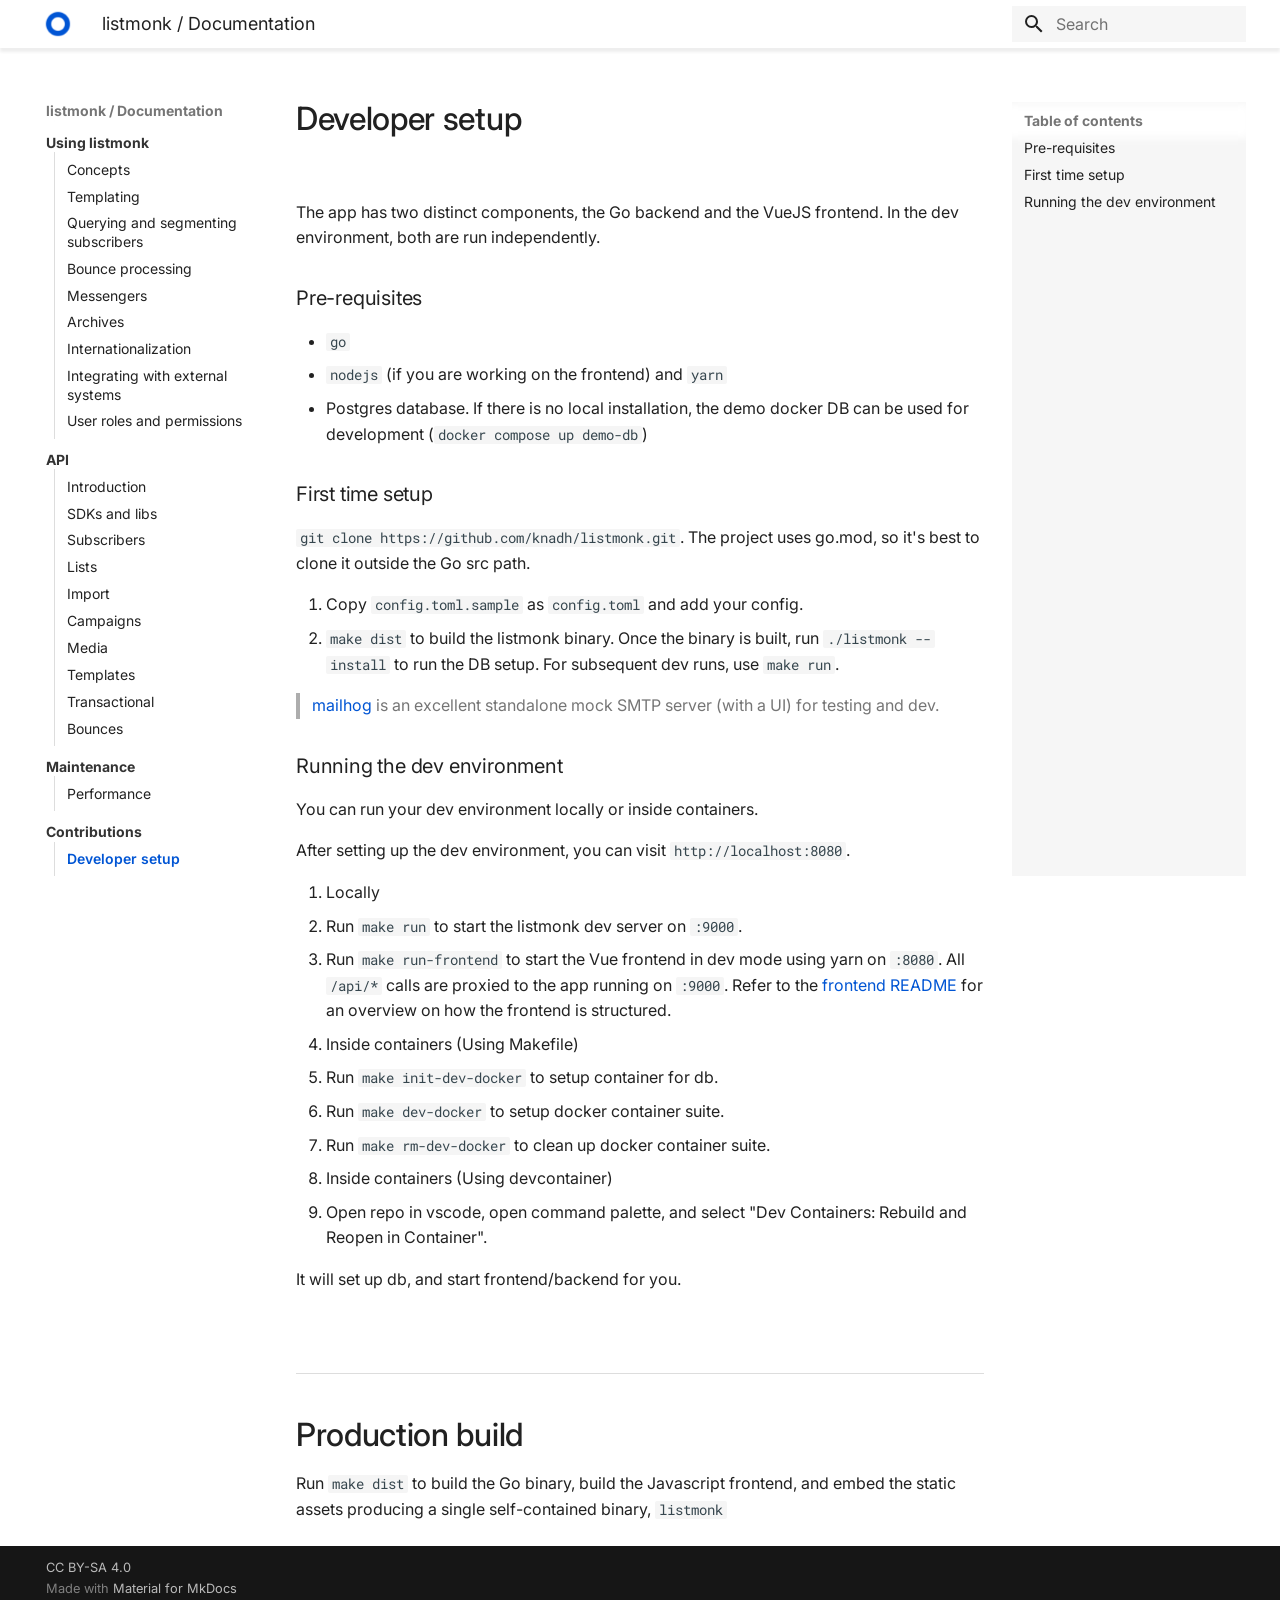
<file: docs/developer-setup/index.html>
<!doctype html>
<html lang="en" class="no-js">
  <head>
    
      <meta charset="utf-8">
      <meta name="viewport" content="width=device-width,initial-scale=1">
      
      
      
      
        <link rel="prev" href="../maintenance/performance/">
      
      
      
      <link rel="icon" href="../images/favicon.png">
      <meta name="generator" content="mkdocs-1.6.1, mkdocs-material-9.6.12">
    
    
      
        <title>Developer setup - listmonk / Documentation</title>
      
    
    
      <link rel="stylesheet" href="../assets/stylesheets/main.2afb09e1.min.css">
      
        
        <link rel="stylesheet" href="../assets/stylesheets/palette.06af60db.min.css">
      
      


    
    
      
    
    
      
        
        
        <link rel="preconnect" href="https://fonts.gstatic.com" crossorigin>
        <link rel="stylesheet" href="https://fonts.googleapis.com/css?family=Inter:300,300i,400,400i,700,700i%7CRoboto+Mono:400,400i,700,700i&display=fallback">
        <style>:root{--md-text-font:"Inter";--md-code-font:"Roboto Mono"}</style>
      
    
    
      <link rel="stylesheet" href="../static/style.css">
    
    <script>__md_scope=new URL("..",location),__md_hash=e=>[...e].reduce(((e,_)=>(e<<5)-e+_.charCodeAt(0)),0),__md_get=(e,_=localStorage,t=__md_scope)=>JSON.parse(_.getItem(t.pathname+"."+e)),__md_set=(e,_,t=localStorage,a=__md_scope)=>{try{t.setItem(a.pathname+"."+e,JSON.stringify(_))}catch(e){}}</script>
    
      

    
    
    
  </head>
  
  
    
    
    
    
    
    <body dir="ltr" data-md-color-scheme="default" data-md-color-primary="white" data-md-color-accent="red">
  
    
    <input class="md-toggle" data-md-toggle="drawer" type="checkbox" id="__drawer" autocomplete="off">
    <input class="md-toggle" data-md-toggle="search" type="checkbox" id="__search" autocomplete="off">
    <label class="md-overlay" for="__drawer"></label>
    <div data-md-component="skip">
      
        
        <a href="#developer-setup" class="md-skip">
          Skip to content
        </a>
      
    </div>
    <div data-md-component="announce">
      
    </div>
    
    
      

  

<header class="md-header md-header--shadow" data-md-component="header">
  <nav class="md-header__inner md-grid" aria-label="Header">
    <a href=".." title="listmonk / Documentation" class="md-header__button md-logo" aria-label="listmonk / Documentation" data-md-component="logo">
      
  <img src="../images/favicon.png" alt="logo">

    </a>
    <label class="md-header__button md-icon" for="__drawer">
      
      <svg xmlns="http://www.w3.org/2000/svg" viewBox="0 0 24 24"><path d="M3 6h18v2H3zm0 5h18v2H3zm0 5h18v2H3z"/></svg>
    </label>
    <div class="md-header__title" data-md-component="header-title">
      <div class="md-header__ellipsis">
        <div class="md-header__topic">
          <span class="md-ellipsis">
            listmonk / Documentation
          </span>
        </div>
        <div class="md-header__topic" data-md-component="header-topic">
          <span class="md-ellipsis">
            
              Developer setup
            
          </span>
        </div>
      </div>
    </div>
    
      
    
    
    
    
      
      
        <label class="md-header__button md-icon" for="__search">
          
          <svg xmlns="http://www.w3.org/2000/svg" viewBox="0 0 24 24"><path d="M9.5 3A6.5 6.5 0 0 1 16 9.5c0 1.61-.59 3.09-1.56 4.23l.27.27h.79l5 5-1.5 1.5-5-5v-.79l-.27-.27A6.52 6.52 0 0 1 9.5 16 6.5 6.5 0 0 1 3 9.5 6.5 6.5 0 0 1 9.5 3m0 2C7 5 5 7 5 9.5S7 14 9.5 14 14 12 14 9.5 12 5 9.5 5"/></svg>
        </label>
        <div class="md-search" data-md-component="search" role="dialog">
  <label class="md-search__overlay" for="__search"></label>
  <div class="md-search__inner" role="search">
    <form class="md-search__form" name="search">
      <input type="text" class="md-search__input" name="query" aria-label="Search" placeholder="Search" autocapitalize="off" autocorrect="off" autocomplete="off" spellcheck="false" data-md-component="search-query" required>
      <label class="md-search__icon md-icon" for="__search">
        
        <svg xmlns="http://www.w3.org/2000/svg" viewBox="0 0 24 24"><path d="M9.5 3A6.5 6.5 0 0 1 16 9.5c0 1.61-.59 3.09-1.56 4.23l.27.27h.79l5 5-1.5 1.5-5-5v-.79l-.27-.27A6.52 6.52 0 0 1 9.5 16 6.5 6.5 0 0 1 3 9.5 6.5 6.5 0 0 1 9.5 3m0 2C7 5 5 7 5 9.5S7 14 9.5 14 14 12 14 9.5 12 5 9.5 5"/></svg>
        
        <svg xmlns="http://www.w3.org/2000/svg" viewBox="0 0 24 24"><path d="M20 11v2H8l5.5 5.5-1.42 1.42L4.16 12l7.92-7.92L13.5 5.5 8 11z"/></svg>
      </label>
      <nav class="md-search__options" aria-label="Search">
        
        <button type="reset" class="md-search__icon md-icon" title="Clear" aria-label="Clear" tabindex="-1">
          
          <svg xmlns="http://www.w3.org/2000/svg" viewBox="0 0 24 24"><path d="M19 6.41 17.59 5 12 10.59 6.41 5 5 6.41 10.59 12 5 17.59 6.41 19 12 13.41 17.59 19 19 17.59 13.41 12z"/></svg>
        </button>
      </nav>
      
    </form>
    <div class="md-search__output">
      <div class="md-search__scrollwrap" tabindex="0" data-md-scrollfix>
        <div class="md-search-result" data-md-component="search-result">
          <div class="md-search-result__meta">
            Initializing search
          </div>
          <ol class="md-search-result__list" role="presentation"></ol>
        </div>
      </div>
    </div>
  </div>
</div>
      
    
    
  </nav>
  
</header>
    
    <div class="md-container" data-md-component="container">
      
      
        
          
        
      
      <main class="md-main" data-md-component="main">
        <div class="md-main__inner md-grid">
          
            
              
              <div class="md-sidebar md-sidebar--primary" data-md-component="sidebar" data-md-type="navigation" >
                <div class="md-sidebar__scrollwrap">
                  <div class="md-sidebar__inner">
                    



<nav class="md-nav md-nav--primary" aria-label="Navigation" data-md-level="0">
  <label class="md-nav__title" for="__drawer">
    <a href=".." title="listmonk / Documentation" class="md-nav__button md-logo" aria-label="listmonk / Documentation" data-md-component="logo">
      
  <img src="../images/favicon.png" alt="logo">

    </a>
    listmonk / Documentation
  </label>
  
  <ul class="md-nav__list" data-md-scrollfix>
    
      
      
  
  
  
  
    <li class="md-nav__item">
      <a href=".." class="md-nav__link">
        
  
  
  <span class="md-ellipsis">
    Introduction
    
  </span>
  

      </a>
    </li>
  

    
      
      
  
  
  
  
    
    
      
        
      
        
      
        
      
    
    
    
      
        
        
      
    
    
    <li class="md-nav__item md-nav__item--section md-nav__item--nested">
      
        
        
        <input class="md-nav__toggle md-toggle " type="checkbox" id="__nav_2" >
        
          
          <label class="md-nav__link" for="__nav_2" id="__nav_2_label" tabindex="">
            
  
  
  <span class="md-ellipsis">
    Getting Started
    
  </span>
  

            <span class="md-nav__icon md-icon"></span>
          </label>
        
        <nav class="md-nav" data-md-level="1" aria-labelledby="__nav_2_label" aria-expanded="false">
          <label class="md-nav__title" for="__nav_2">
            <span class="md-nav__icon md-icon"></span>
            Getting Started
          </label>
          <ul class="md-nav__list" data-md-scrollfix>
            
              
                
  
  
  
  
    <li class="md-nav__item">
      <a href="../installation/" class="md-nav__link">
        
  
  
  <span class="md-ellipsis">
    Installation
    
  </span>
  

      </a>
    </li>
  

              
            
              
                
  
  
  
  
    <li class="md-nav__item">
      <a href="../configuration/" class="md-nav__link">
        
  
  
  <span class="md-ellipsis">
    Configuration
    
  </span>
  

      </a>
    </li>
  

              
            
              
                
  
  
  
  
    <li class="md-nav__item">
      <a href="../upgrade/" class="md-nav__link">
        
  
  
  <span class="md-ellipsis">
    Upgrade
    
  </span>
  

      </a>
    </li>
  

              
            
          </ul>
        </nav>
      
    </li>
  

    
      
      
  
  
  
  
    
    
      
        
      
        
      
        
      
        
      
        
      
        
      
        
      
        
      
        
      
    
    
    
      
        
        
      
    
    
    <li class="md-nav__item md-nav__item--section md-nav__item--nested">
      
        
        
        <input class="md-nav__toggle md-toggle " type="checkbox" id="__nav_3" >
        
          
          <label class="md-nav__link" for="__nav_3" id="__nav_3_label" tabindex="">
            
  
  
  <span class="md-ellipsis">
    Using listmonk
    
  </span>
  

            <span class="md-nav__icon md-icon"></span>
          </label>
        
        <nav class="md-nav" data-md-level="1" aria-labelledby="__nav_3_label" aria-expanded="false">
          <label class="md-nav__title" for="__nav_3">
            <span class="md-nav__icon md-icon"></span>
            Using listmonk
          </label>
          <ul class="md-nav__list" data-md-scrollfix>
            
              
                
  
  
  
  
    <li class="md-nav__item">
      <a href="../concepts/" class="md-nav__link">
        
  
  
  <span class="md-ellipsis">
    Concepts
    
  </span>
  

      </a>
    </li>
  

              
            
              
                
  
  
  
  
    <li class="md-nav__item">
      <a href="../templating/" class="md-nav__link">
        
  
  
  <span class="md-ellipsis">
    Templating
    
  </span>
  

      </a>
    </li>
  

              
            
              
                
  
  
  
  
    <li class="md-nav__item">
      <a href="../querying-and-segmentation/" class="md-nav__link">
        
  
  
  <span class="md-ellipsis">
    Querying and segmenting subscribers
    
  </span>
  

      </a>
    </li>
  

              
            
              
                
  
  
  
  
    <li class="md-nav__item">
      <a href="../bounces/" class="md-nav__link">
        
  
  
  <span class="md-ellipsis">
    Bounce processing
    
  </span>
  

      </a>
    </li>
  

              
            
              
                
  
  
  
  
    <li class="md-nav__item">
      <a href="../messengers/" class="md-nav__link">
        
  
  
  <span class="md-ellipsis">
    Messengers
    
  </span>
  

      </a>
    </li>
  

              
            
              
                
  
  
  
  
    <li class="md-nav__item">
      <a href="../archives/" class="md-nav__link">
        
  
  
  <span class="md-ellipsis">
    Archives
    
  </span>
  

      </a>
    </li>
  

              
            
              
                
  
  
  
  
    <li class="md-nav__item">
      <a href="../i18n/" class="md-nav__link">
        
  
  
  <span class="md-ellipsis">
    Internationalization
    
  </span>
  

      </a>
    </li>
  

              
            
              
                
  
  
  
  
    <li class="md-nav__item">
      <a href="../external-integration/" class="md-nav__link">
        
  
  
  <span class="md-ellipsis">
    Integrating with external systems
    
  </span>
  

      </a>
    </li>
  

              
            
              
                
  
  
  
  
    <li class="md-nav__item">
      <a href="../roles-and-permissions/" class="md-nav__link">
        
  
  
  <span class="md-ellipsis">
    User roles and permissions
    
  </span>
  

      </a>
    </li>
  

              
            
          </ul>
        </nav>
      
    </li>
  

    
      
      
  
  
  
  
    
    
      
        
      
        
      
        
      
        
      
        
      
        
      
        
      
        
      
        
      
        
      
    
    
    
      
        
        
      
    
    
    <li class="md-nav__item md-nav__item--section md-nav__item--nested">
      
        
        
        <input class="md-nav__toggle md-toggle " type="checkbox" id="__nav_4" >
        
          
          <label class="md-nav__link" for="__nav_4" id="__nav_4_label" tabindex="">
            
  
  
  <span class="md-ellipsis">
    API
    
  </span>
  

            <span class="md-nav__icon md-icon"></span>
          </label>
        
        <nav class="md-nav" data-md-level="1" aria-labelledby="__nav_4_label" aria-expanded="false">
          <label class="md-nav__title" for="__nav_4">
            <span class="md-nav__icon md-icon"></span>
            API
          </label>
          <ul class="md-nav__list" data-md-scrollfix>
            
              
                
  
  
  
  
    <li class="md-nav__item">
      <a href="../apis/apis/" class="md-nav__link">
        
  
  
  <span class="md-ellipsis">
    Introduction
    
  </span>
  

      </a>
    </li>
  

              
            
              
                
  
  
  
  
    <li class="md-nav__item">
      <a href="../apis/sdks/" class="md-nav__link">
        
  
  
  <span class="md-ellipsis">
    SDKs and libs
    
  </span>
  

      </a>
    </li>
  

              
            
              
                
  
  
  
  
    <li class="md-nav__item">
      <a href="../apis/subscribers/" class="md-nav__link">
        
  
  
  <span class="md-ellipsis">
    Subscribers
    
  </span>
  

      </a>
    </li>
  

              
            
              
                
  
  
  
  
    <li class="md-nav__item">
      <a href="../apis/lists/" class="md-nav__link">
        
  
  
  <span class="md-ellipsis">
    Lists
    
  </span>
  

      </a>
    </li>
  

              
            
              
                
  
  
  
  
    <li class="md-nav__item">
      <a href="../apis/import/" class="md-nav__link">
        
  
  
  <span class="md-ellipsis">
    Import
    
  </span>
  

      </a>
    </li>
  

              
            
              
                
  
  
  
  
    <li class="md-nav__item">
      <a href="../apis/campaigns/" class="md-nav__link">
        
  
  
  <span class="md-ellipsis">
    Campaigns
    
  </span>
  

      </a>
    </li>
  

              
            
              
                
  
  
  
  
    <li class="md-nav__item">
      <a href="../apis/media/" class="md-nav__link">
        
  
  
  <span class="md-ellipsis">
    Media
    
  </span>
  

      </a>
    </li>
  

              
            
              
                
  
  
  
  
    <li class="md-nav__item">
      <a href="../apis/templates/" class="md-nav__link">
        
  
  
  <span class="md-ellipsis">
    Templates
    
  </span>
  

      </a>
    </li>
  

              
            
              
                
  
  
  
  
    <li class="md-nav__item">
      <a href="../apis/transactional/" class="md-nav__link">
        
  
  
  <span class="md-ellipsis">
    Transactional
    
  </span>
  

      </a>
    </li>
  

              
            
              
                
  
  
  
  
    <li class="md-nav__item">
      <a href="../apis/bounces/" class="md-nav__link">
        
  
  
  <span class="md-ellipsis">
    Bounces
    
  </span>
  

      </a>
    </li>
  

              
            
          </ul>
        </nav>
      
    </li>
  

    
      
      
  
  
  
  
    
    
      
        
      
    
    
    
      
        
        
      
    
    
    <li class="md-nav__item md-nav__item--section md-nav__item--nested">
      
        
        
        <input class="md-nav__toggle md-toggle " type="checkbox" id="__nav_5" >
        
          
          <label class="md-nav__link" for="__nav_5" id="__nav_5_label" tabindex="">
            
  
  
  <span class="md-ellipsis">
    Maintenance
    
  </span>
  

            <span class="md-nav__icon md-icon"></span>
          </label>
        
        <nav class="md-nav" data-md-level="1" aria-labelledby="__nav_5_label" aria-expanded="false">
          <label class="md-nav__title" for="__nav_5">
            <span class="md-nav__icon md-icon"></span>
            Maintenance
          </label>
          <ul class="md-nav__list" data-md-scrollfix>
            
              
                
  
  
  
  
    <li class="md-nav__item">
      <a href="../maintenance/performance/" class="md-nav__link">
        
  
  
  <span class="md-ellipsis">
    Performance
    
  </span>
  

      </a>
    </li>
  

              
            
          </ul>
        </nav>
      
    </li>
  

    
      
      
  
  
    
  
  
  
    
    
      
        
      
    
    
    
      
        
        
      
    
    
    <li class="md-nav__item md-nav__item--active md-nav__item--section md-nav__item--nested">
      
        
        
        <input class="md-nav__toggle md-toggle " type="checkbox" id="__nav_6" checked>
        
          
          <label class="md-nav__link" for="__nav_6" id="__nav_6_label" tabindex="">
            
  
  
  <span class="md-ellipsis">
    Contributions
    
  </span>
  

            <span class="md-nav__icon md-icon"></span>
          </label>
        
        <nav class="md-nav" data-md-level="1" aria-labelledby="__nav_6_label" aria-expanded="true">
          <label class="md-nav__title" for="__nav_6">
            <span class="md-nav__icon md-icon"></span>
            Contributions
          </label>
          <ul class="md-nav__list" data-md-scrollfix>
            
              
                
  
  
    
  
  
  
    <li class="md-nav__item md-nav__item--active">
      
      <input class="md-nav__toggle md-toggle" type="checkbox" id="__toc">
      
      
        
      
      
        <label class="md-nav__link md-nav__link--active" for="__toc">
          
  
  
  <span class="md-ellipsis">
    Developer setup
    
  </span>
  

          <span class="md-nav__icon md-icon"></span>
        </label>
      
      <a href="./" class="md-nav__link md-nav__link--active">
        
  
  
  <span class="md-ellipsis">
    Developer setup
    
  </span>
  

      </a>
      
        

<nav class="md-nav md-nav--secondary" aria-label="Table of contents">
  
  
  
    
  
  
    <label class="md-nav__title" for="__toc">
      <span class="md-nav__icon md-icon"></span>
      Table of contents
    </label>
    <ul class="md-nav__list" data-md-component="toc" data-md-scrollfix>
      
        <li class="md-nav__item">
  <a href="#pre-requisites" class="md-nav__link">
    <span class="md-ellipsis">
      Pre-requisites
    </span>
  </a>
  
</li>
      
        <li class="md-nav__item">
  <a href="#first-time-setup" class="md-nav__link">
    <span class="md-ellipsis">
      First time setup
    </span>
  </a>
  
</li>
      
        <li class="md-nav__item">
  <a href="#running-the-dev-environment" class="md-nav__link">
    <span class="md-ellipsis">
      Running the dev environment
    </span>
  </a>
  
</li>
      
    </ul>
  
</nav>
      
    </li>
  

              
            
          </ul>
        </nav>
      
    </li>
  

    
  </ul>
</nav>
                  </div>
                </div>
              </div>
            
            
              
              <div class="md-sidebar md-sidebar--secondary" data-md-component="sidebar" data-md-type="toc" >
                <div class="md-sidebar__scrollwrap">
                  <div class="md-sidebar__inner">
                    

<nav class="md-nav md-nav--secondary" aria-label="Table of contents">
  
  
  
    
  
  
    <label class="md-nav__title" for="__toc">
      <span class="md-nav__icon md-icon"></span>
      Table of contents
    </label>
    <ul class="md-nav__list" data-md-component="toc" data-md-scrollfix>
      
        <li class="md-nav__item">
  <a href="#pre-requisites" class="md-nav__link">
    <span class="md-ellipsis">
      Pre-requisites
    </span>
  </a>
  
</li>
      
        <li class="md-nav__item">
  <a href="#first-time-setup" class="md-nav__link">
    <span class="md-ellipsis">
      First time setup
    </span>
  </a>
  
</li>
      
        <li class="md-nav__item">
  <a href="#running-the-dev-environment" class="md-nav__link">
    <span class="md-ellipsis">
      Running the dev environment
    </span>
  </a>
  
</li>
      
    </ul>
  
</nav>
                  </div>
                </div>
              </div>
            
          
          
            <div class="md-content" data-md-component="content">
              <article class="md-content__inner md-typeset">
                
                  



<h1 id="developer-setup">Developer setup<a class="headerlink" href="#developer-setup" title="Permanent link">&para;</a></h1>
<p>The app has two distinct components, the Go backend and the VueJS frontend. In the dev environment, both are run independently.</p>
<h3 id="pre-requisites">Pre-requisites<a class="headerlink" href="#pre-requisites" title="Permanent link">&para;</a></h3>
<ul>
<li><code>go</code></li>
<li><code>nodejs</code> (if you are working on the frontend) and <code>yarn</code></li>
<li>Postgres database. If there is no local installation, the demo docker DB can be used for development (<code>docker compose up demo-db</code>)</li>
</ul>
<h3 id="first-time-setup">First time setup<a class="headerlink" href="#first-time-setup" title="Permanent link">&para;</a></h3>
<p><code>git clone https://github.com/knadh/listmonk.git</code>. The project uses go.mod, so it's best to clone it outside the Go src path.</p>
<ol>
<li>Copy <code>config.toml.sample</code> as <code>config.toml</code> and add your config.</li>
<li><code>make dist</code> to build the listmonk binary. Once the binary is built, run <code>./listmonk --install</code> to run the DB setup. For subsequent dev runs, use <code>make run</code>.</li>
</ol>
<blockquote>
<p><a href="https://github.com/mailhog/MailHog">mailhog</a> is an excellent standalone mock SMTP server (with a UI) for testing and dev.</p>
</blockquote>
<h3 id="running-the-dev-environment">Running the dev environment<a class="headerlink" href="#running-the-dev-environment" title="Permanent link">&para;</a></h3>
<p>You can run your dev environment locally or inside containers.</p>
<p>After setting up the dev environment, you can visit <code>http://localhost:8080</code>.</p>
<ol>
<li>Locally</li>
<li>Run <code>make run</code> to start the listmonk dev server on <code>:9000</code>.</li>
<li>
<p>Run <code>make run-frontend</code> to start the Vue frontend in dev mode using yarn on <code>:8080</code>. All <code>/api/*</code> calls are proxied to the app running on <code>:9000</code>. Refer to the <a href="https://github.com/knadh/listmonk/blob/master/frontend/README.md">frontend README</a> for an overview on how the frontend is structured.</p>
</li>
<li>
<p>Inside containers (Using Makefile)</p>
</li>
<li>Run <code>make init-dev-docker</code> to setup container for db.</li>
<li>Run <code>make dev-docker</code> to setup docker container suite.</li>
<li>
<p>Run <code>make rm-dev-docker</code> to clean up docker container suite.</p>
</li>
<li>
<p>Inside containers (Using devcontainer)</p>
</li>
<li>Open repo in vscode, open command palette, and select "Dev Containers: Rebuild and Reopen in Container".</li>
</ol>
<p>It will set up db, and start frontend/backend for you.</p>
<h1 id="production-build">Production build<a class="headerlink" href="#production-build" title="Permanent link">&para;</a></h1>
<p>Run <code>make dist</code> to build the Go binary, build the Javascript frontend, and embed the static assets producing a single self-contained binary, <code>listmonk</code></p>












                
              </article>
            </div>
          
          
<script>var target=document.getElementById(location.hash.slice(1));target&&target.name&&(target.checked=target.name.startsWith("__tabbed_"))</script>
        </div>
        
      </main>
      
        <footer class="md-footer">
  
  <div class="md-footer-meta md-typeset">
    <div class="md-footer-meta__inner md-grid">
      <div class="md-copyright">
  
    <div class="md-copyright__highlight">
      CC BY-SA 4.0
    </div>
  
  
    Made with
    <a href="https://squidfunk.github.io/mkdocs-material/" target="_blank" rel="noopener">
      Material for MkDocs
    </a>
  
</div>
      
    </div>
  </div>
</footer>
      
    </div>
    <div class="md-dialog" data-md-component="dialog">
      <div class="md-dialog__inner md-typeset"></div>
    </div>
    
    
    
      
      <script id="__config" type="application/json">{"base": "..", "features": ["navigation.indexes", "navigation.sections", "content.code.copy"], "search": "../assets/javascripts/workers/search.f8cc74c7.min.js", "tags": null, "translations": {"clipboard.copied": "Copied to clipboard", "clipboard.copy": "Copy to clipboard", "search.result.more.one": "1 more on this page", "search.result.more.other": "# more on this page", "search.result.none": "No matching documents", "search.result.one": "1 matching document", "search.result.other": "# matching documents", "search.result.placeholder": "Type to start searching", "search.result.term.missing": "Missing", "select.version": "Select version"}, "version": null}</script>
    
    
      <script src="../assets/javascripts/bundle.c8b220af.min.js"></script>
      
    
  </body>
</html>
</file>
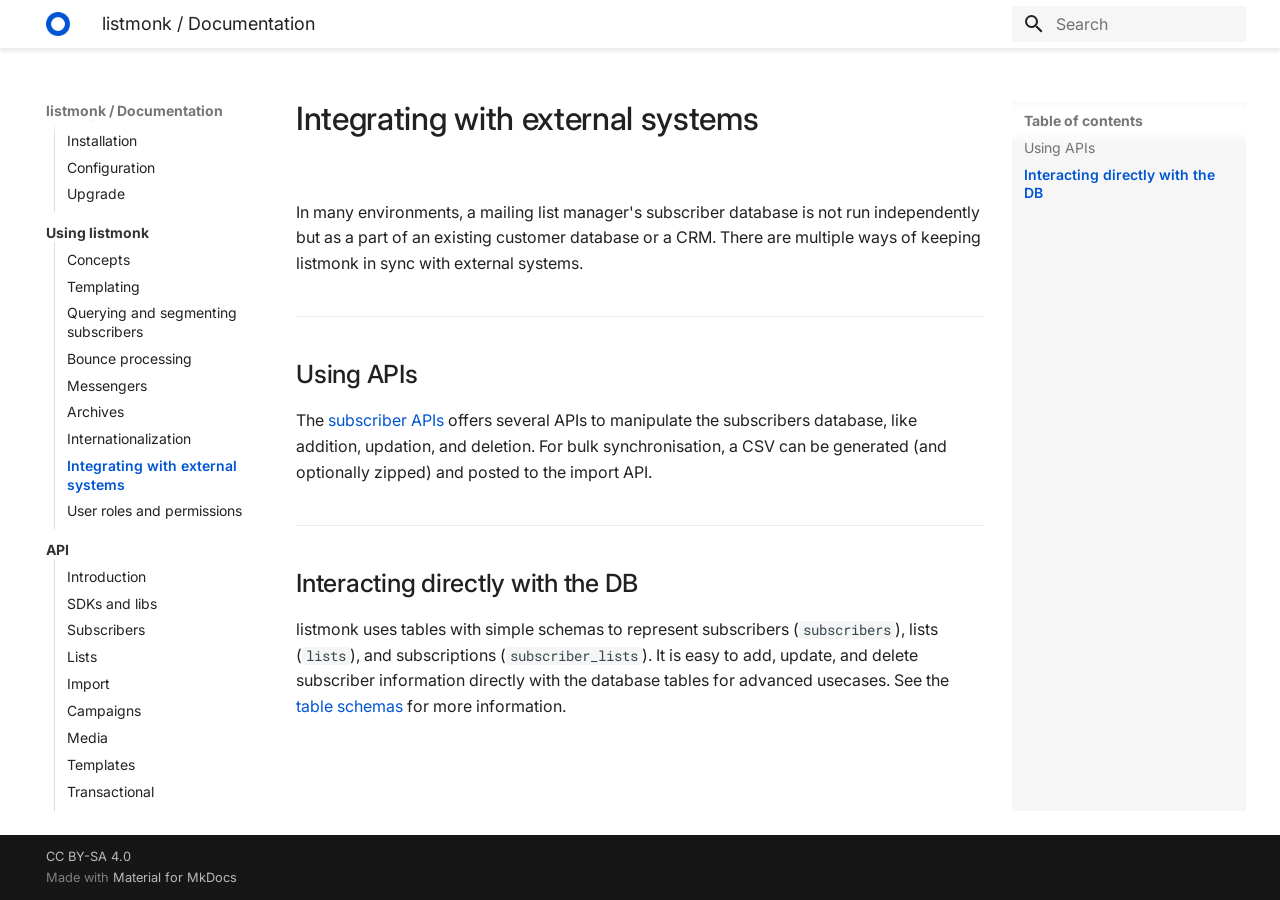
<file: docs/external-integration/index.html>
<!doctype html>
<html lang="en" class="no-js">
  <head>
    
      <meta charset="utf-8">
      <meta name="viewport" content="width=device-width,initial-scale=1">
      
      
      
      
        <link rel="prev" href="../i18n/">
      
      
        <link rel="next" href="../roles-and-permissions/">
      
      
      <link rel="icon" href="../images/favicon.png">
      <meta name="generator" content="mkdocs-1.6.1, mkdocs-material-9.6.12">
    
    
      
        <title>Integrating with external systems - listmonk / Documentation</title>
      
    
    
      <link rel="stylesheet" href="../assets/stylesheets/main.2afb09e1.min.css">
      
        
        <link rel="stylesheet" href="../assets/stylesheets/palette.06af60db.min.css">
      
      


    
    
      
    
    
      
        
        
        <link rel="preconnect" href="https://fonts.gstatic.com" crossorigin>
        <link rel="stylesheet" href="https://fonts.googleapis.com/css?family=Inter:300,300i,400,400i,700,700i%7CRoboto+Mono:400,400i,700,700i&display=fallback">
        <style>:root{--md-text-font:"Inter";--md-code-font:"Roboto Mono"}</style>
      
    
    
      <link rel="stylesheet" href="../static/style.css">
    
    <script>__md_scope=new URL("..",location),__md_hash=e=>[...e].reduce(((e,_)=>(e<<5)-e+_.charCodeAt(0)),0),__md_get=(e,_=localStorage,t=__md_scope)=>JSON.parse(_.getItem(t.pathname+"."+e)),__md_set=(e,_,t=localStorage,a=__md_scope)=>{try{t.setItem(a.pathname+"."+e,JSON.stringify(_))}catch(e){}}</script>
    
      

    
    
    
  </head>
  
  
    
    
    
    
    
    <body dir="ltr" data-md-color-scheme="default" data-md-color-primary="white" data-md-color-accent="red">
  
    
    <input class="md-toggle" data-md-toggle="drawer" type="checkbox" id="__drawer" autocomplete="off">
    <input class="md-toggle" data-md-toggle="search" type="checkbox" id="__search" autocomplete="off">
    <label class="md-overlay" for="__drawer"></label>
    <div data-md-component="skip">
      
        
        <a href="#integrating-with-external-systems" class="md-skip">
          Skip to content
        </a>
      
    </div>
    <div data-md-component="announce">
      
    </div>
    
    
      

  

<header class="md-header md-header--shadow" data-md-component="header">
  <nav class="md-header__inner md-grid" aria-label="Header">
    <a href=".." title="listmonk / Documentation" class="md-header__button md-logo" aria-label="listmonk / Documentation" data-md-component="logo">
      
  <img src="../images/favicon.png" alt="logo">

    </a>
    <label class="md-header__button md-icon" for="__drawer">
      
      <svg xmlns="http://www.w3.org/2000/svg" viewBox="0 0 24 24"><path d="M3 6h18v2H3zm0 5h18v2H3zm0 5h18v2H3z"/></svg>
    </label>
    <div class="md-header__title" data-md-component="header-title">
      <div class="md-header__ellipsis">
        <div class="md-header__topic">
          <span class="md-ellipsis">
            listmonk / Documentation
          </span>
        </div>
        <div class="md-header__topic" data-md-component="header-topic">
          <span class="md-ellipsis">
            
              Integrating with external systems
            
          </span>
        </div>
      </div>
    </div>
    
      
    
    
    
    
      
      
        <label class="md-header__button md-icon" for="__search">
          
          <svg xmlns="http://www.w3.org/2000/svg" viewBox="0 0 24 24"><path d="M9.5 3A6.5 6.5 0 0 1 16 9.5c0 1.61-.59 3.09-1.56 4.23l.27.27h.79l5 5-1.5 1.5-5-5v-.79l-.27-.27A6.52 6.52 0 0 1 9.5 16 6.5 6.5 0 0 1 3 9.5 6.5 6.5 0 0 1 9.5 3m0 2C7 5 5 7 5 9.5S7 14 9.5 14 14 12 14 9.5 12 5 9.5 5"/></svg>
        </label>
        <div class="md-search" data-md-component="search" role="dialog">
  <label class="md-search__overlay" for="__search"></label>
  <div class="md-search__inner" role="search">
    <form class="md-search__form" name="search">
      <input type="text" class="md-search__input" name="query" aria-label="Search" placeholder="Search" autocapitalize="off" autocorrect="off" autocomplete="off" spellcheck="false" data-md-component="search-query" required>
      <label class="md-search__icon md-icon" for="__search">
        
        <svg xmlns="http://www.w3.org/2000/svg" viewBox="0 0 24 24"><path d="M9.5 3A6.5 6.5 0 0 1 16 9.5c0 1.61-.59 3.09-1.56 4.23l.27.27h.79l5 5-1.5 1.5-5-5v-.79l-.27-.27A6.52 6.52 0 0 1 9.5 16 6.5 6.5 0 0 1 3 9.5 6.5 6.5 0 0 1 9.5 3m0 2C7 5 5 7 5 9.5S7 14 9.5 14 14 12 14 9.5 12 5 9.5 5"/></svg>
        
        <svg xmlns="http://www.w3.org/2000/svg" viewBox="0 0 24 24"><path d="M20 11v2H8l5.5 5.5-1.42 1.42L4.16 12l7.92-7.92L13.5 5.5 8 11z"/></svg>
      </label>
      <nav class="md-search__options" aria-label="Search">
        
        <button type="reset" class="md-search__icon md-icon" title="Clear" aria-label="Clear" tabindex="-1">
          
          <svg xmlns="http://www.w3.org/2000/svg" viewBox="0 0 24 24"><path d="M19 6.41 17.59 5 12 10.59 6.41 5 5 6.41 10.59 12 5 17.59 6.41 19 12 13.41 17.59 19 19 17.59 13.41 12z"/></svg>
        </button>
      </nav>
      
    </form>
    <div class="md-search__output">
      <div class="md-search__scrollwrap" tabindex="0" data-md-scrollfix>
        <div class="md-search-result" data-md-component="search-result">
          <div class="md-search-result__meta">
            Initializing search
          </div>
          <ol class="md-search-result__list" role="presentation"></ol>
        </div>
      </div>
    </div>
  </div>
</div>
      
    
    
  </nav>
  
</header>
    
    <div class="md-container" data-md-component="container">
      
      
        
          
        
      
      <main class="md-main" data-md-component="main">
        <div class="md-main__inner md-grid">
          
            
              
              <div class="md-sidebar md-sidebar--primary" data-md-component="sidebar" data-md-type="navigation" >
                <div class="md-sidebar__scrollwrap">
                  <div class="md-sidebar__inner">
                    



<nav class="md-nav md-nav--primary" aria-label="Navigation" data-md-level="0">
  <label class="md-nav__title" for="__drawer">
    <a href=".." title="listmonk / Documentation" class="md-nav__button md-logo" aria-label="listmonk / Documentation" data-md-component="logo">
      
  <img src="../images/favicon.png" alt="logo">

    </a>
    listmonk / Documentation
  </label>
  
  <ul class="md-nav__list" data-md-scrollfix>
    
      
      
  
  
  
  
    <li class="md-nav__item">
      <a href=".." class="md-nav__link">
        
  
  
  <span class="md-ellipsis">
    Introduction
    
  </span>
  

      </a>
    </li>
  

    
      
      
  
  
  
  
    
    
      
        
      
        
      
        
      
    
    
    
      
        
        
      
    
    
    <li class="md-nav__item md-nav__item--section md-nav__item--nested">
      
        
        
        <input class="md-nav__toggle md-toggle " type="checkbox" id="__nav_2" >
        
          
          <label class="md-nav__link" for="__nav_2" id="__nav_2_label" tabindex="">
            
  
  
  <span class="md-ellipsis">
    Getting Started
    
  </span>
  

            <span class="md-nav__icon md-icon"></span>
          </label>
        
        <nav class="md-nav" data-md-level="1" aria-labelledby="__nav_2_label" aria-expanded="false">
          <label class="md-nav__title" for="__nav_2">
            <span class="md-nav__icon md-icon"></span>
            Getting Started
          </label>
          <ul class="md-nav__list" data-md-scrollfix>
            
              
                
  
  
  
  
    <li class="md-nav__item">
      <a href="../installation/" class="md-nav__link">
        
  
  
  <span class="md-ellipsis">
    Installation
    
  </span>
  

      </a>
    </li>
  

              
            
              
                
  
  
  
  
    <li class="md-nav__item">
      <a href="../configuration/" class="md-nav__link">
        
  
  
  <span class="md-ellipsis">
    Configuration
    
  </span>
  

      </a>
    </li>
  

              
            
              
                
  
  
  
  
    <li class="md-nav__item">
      <a href="../upgrade/" class="md-nav__link">
        
  
  
  <span class="md-ellipsis">
    Upgrade
    
  </span>
  

      </a>
    </li>
  

              
            
          </ul>
        </nav>
      
    </li>
  

    
      
      
  
  
    
  
  
  
    
    
      
        
      
        
      
        
      
        
      
        
      
        
      
        
      
        
      
        
      
    
    
    
      
        
        
      
    
    
    <li class="md-nav__item md-nav__item--active md-nav__item--section md-nav__item--nested">
      
        
        
        <input class="md-nav__toggle md-toggle " type="checkbox" id="__nav_3" checked>
        
          
          <label class="md-nav__link" for="__nav_3" id="__nav_3_label" tabindex="">
            
  
  
  <span class="md-ellipsis">
    Using listmonk
    
  </span>
  

            <span class="md-nav__icon md-icon"></span>
          </label>
        
        <nav class="md-nav" data-md-level="1" aria-labelledby="__nav_3_label" aria-expanded="true">
          <label class="md-nav__title" for="__nav_3">
            <span class="md-nav__icon md-icon"></span>
            Using listmonk
          </label>
          <ul class="md-nav__list" data-md-scrollfix>
            
              
                
  
  
  
  
    <li class="md-nav__item">
      <a href="../concepts/" class="md-nav__link">
        
  
  
  <span class="md-ellipsis">
    Concepts
    
  </span>
  

      </a>
    </li>
  

              
            
              
                
  
  
  
  
    <li class="md-nav__item">
      <a href="../templating/" class="md-nav__link">
        
  
  
  <span class="md-ellipsis">
    Templating
    
  </span>
  

      </a>
    </li>
  

              
            
              
                
  
  
  
  
    <li class="md-nav__item">
      <a href="../querying-and-segmentation/" class="md-nav__link">
        
  
  
  <span class="md-ellipsis">
    Querying and segmenting subscribers
    
  </span>
  

      </a>
    </li>
  

              
            
              
                
  
  
  
  
    <li class="md-nav__item">
      <a href="../bounces/" class="md-nav__link">
        
  
  
  <span class="md-ellipsis">
    Bounce processing
    
  </span>
  

      </a>
    </li>
  

              
            
              
                
  
  
  
  
    <li class="md-nav__item">
      <a href="../messengers/" class="md-nav__link">
        
  
  
  <span class="md-ellipsis">
    Messengers
    
  </span>
  

      </a>
    </li>
  

              
            
              
                
  
  
  
  
    <li class="md-nav__item">
      <a href="../archives/" class="md-nav__link">
        
  
  
  <span class="md-ellipsis">
    Archives
    
  </span>
  

      </a>
    </li>
  

              
            
              
                
  
  
  
  
    <li class="md-nav__item">
      <a href="../i18n/" class="md-nav__link">
        
  
  
  <span class="md-ellipsis">
    Internationalization
    
  </span>
  

      </a>
    </li>
  

              
            
              
                
  
  
    
  
  
  
    <li class="md-nav__item md-nav__item--active">
      
      <input class="md-nav__toggle md-toggle" type="checkbox" id="__toc">
      
      
        
      
      
        <label class="md-nav__link md-nav__link--active" for="__toc">
          
  
  
  <span class="md-ellipsis">
    Integrating with external systems
    
  </span>
  

          <span class="md-nav__icon md-icon"></span>
        </label>
      
      <a href="./" class="md-nav__link md-nav__link--active">
        
  
  
  <span class="md-ellipsis">
    Integrating with external systems
    
  </span>
  

      </a>
      
        

<nav class="md-nav md-nav--secondary" aria-label="Table of contents">
  
  
  
    
  
  
    <label class="md-nav__title" for="__toc">
      <span class="md-nav__icon md-icon"></span>
      Table of contents
    </label>
    <ul class="md-nav__list" data-md-component="toc" data-md-scrollfix>
      
        <li class="md-nav__item">
  <a href="#using-apis" class="md-nav__link">
    <span class="md-ellipsis">
      Using APIs
    </span>
  </a>
  
</li>
      
        <li class="md-nav__item">
  <a href="#interacting-directly-with-the-db" class="md-nav__link">
    <span class="md-ellipsis">
      Interacting directly with the DB
    </span>
  </a>
  
</li>
      
    </ul>
  
</nav>
      
    </li>
  

              
            
              
                
  
  
  
  
    <li class="md-nav__item">
      <a href="../roles-and-permissions/" class="md-nav__link">
        
  
  
  <span class="md-ellipsis">
    User roles and permissions
    
  </span>
  

      </a>
    </li>
  

              
            
          </ul>
        </nav>
      
    </li>
  

    
      
      
  
  
  
  
    
    
      
        
      
        
      
        
      
        
      
        
      
        
      
        
      
        
      
        
      
        
      
    
    
    
      
        
        
      
    
    
    <li class="md-nav__item md-nav__item--section md-nav__item--nested">
      
        
        
        <input class="md-nav__toggle md-toggle " type="checkbox" id="__nav_4" >
        
          
          <label class="md-nav__link" for="__nav_4" id="__nav_4_label" tabindex="">
            
  
  
  <span class="md-ellipsis">
    API
    
  </span>
  

            <span class="md-nav__icon md-icon"></span>
          </label>
        
        <nav class="md-nav" data-md-level="1" aria-labelledby="__nav_4_label" aria-expanded="false">
          <label class="md-nav__title" for="__nav_4">
            <span class="md-nav__icon md-icon"></span>
            API
          </label>
          <ul class="md-nav__list" data-md-scrollfix>
            
              
                
  
  
  
  
    <li class="md-nav__item">
      <a href="../apis/apis/" class="md-nav__link">
        
  
  
  <span class="md-ellipsis">
    Introduction
    
  </span>
  

      </a>
    </li>
  

              
            
              
                
  
  
  
  
    <li class="md-nav__item">
      <a href="../apis/sdks/" class="md-nav__link">
        
  
  
  <span class="md-ellipsis">
    SDKs and libs
    
  </span>
  

      </a>
    </li>
  

              
            
              
                
  
  
  
  
    <li class="md-nav__item">
      <a href="../apis/subscribers/" class="md-nav__link">
        
  
  
  <span class="md-ellipsis">
    Subscribers
    
  </span>
  

      </a>
    </li>
  

              
            
              
                
  
  
  
  
    <li class="md-nav__item">
      <a href="../apis/lists/" class="md-nav__link">
        
  
  
  <span class="md-ellipsis">
    Lists
    
  </span>
  

      </a>
    </li>
  

              
            
              
                
  
  
  
  
    <li class="md-nav__item">
      <a href="../apis/import/" class="md-nav__link">
        
  
  
  <span class="md-ellipsis">
    Import
    
  </span>
  

      </a>
    </li>
  

              
            
              
                
  
  
  
  
    <li class="md-nav__item">
      <a href="../apis/campaigns/" class="md-nav__link">
        
  
  
  <span class="md-ellipsis">
    Campaigns
    
  </span>
  

      </a>
    </li>
  

              
            
              
                
  
  
  
  
    <li class="md-nav__item">
      <a href="../apis/media/" class="md-nav__link">
        
  
  
  <span class="md-ellipsis">
    Media
    
  </span>
  

      </a>
    </li>
  

              
            
              
                
  
  
  
  
    <li class="md-nav__item">
      <a href="../apis/templates/" class="md-nav__link">
        
  
  
  <span class="md-ellipsis">
    Templates
    
  </span>
  

      </a>
    </li>
  

              
            
              
                
  
  
  
  
    <li class="md-nav__item">
      <a href="../apis/transactional/" class="md-nav__link">
        
  
  
  <span class="md-ellipsis">
    Transactional
    
  </span>
  

      </a>
    </li>
  

              
            
              
                
  
  
  
  
    <li class="md-nav__item">
      <a href="../apis/bounces/" class="md-nav__link">
        
  
  
  <span class="md-ellipsis">
    Bounces
    
  </span>
  

      </a>
    </li>
  

              
            
          </ul>
        </nav>
      
    </li>
  

    
      
      
  
  
  
  
    
    
      
        
      
    
    
    
      
        
        
      
    
    
    <li class="md-nav__item md-nav__item--section md-nav__item--nested">
      
        
        
        <input class="md-nav__toggle md-toggle " type="checkbox" id="__nav_5" >
        
          
          <label class="md-nav__link" for="__nav_5" id="__nav_5_label" tabindex="">
            
  
  
  <span class="md-ellipsis">
    Maintenance
    
  </span>
  

            <span class="md-nav__icon md-icon"></span>
          </label>
        
        <nav class="md-nav" data-md-level="1" aria-labelledby="__nav_5_label" aria-expanded="false">
          <label class="md-nav__title" for="__nav_5">
            <span class="md-nav__icon md-icon"></span>
            Maintenance
          </label>
          <ul class="md-nav__list" data-md-scrollfix>
            
              
                
  
  
  
  
    <li class="md-nav__item">
      <a href="../maintenance/performance/" class="md-nav__link">
        
  
  
  <span class="md-ellipsis">
    Performance
    
  </span>
  

      </a>
    </li>
  

              
            
          </ul>
        </nav>
      
    </li>
  

    
      
      
  
  
  
  
    
    
      
        
      
    
    
    
      
        
        
      
    
    
    <li class="md-nav__item md-nav__item--section md-nav__item--nested">
      
        
        
        <input class="md-nav__toggle md-toggle " type="checkbox" id="__nav_6" >
        
          
          <label class="md-nav__link" for="__nav_6" id="__nav_6_label" tabindex="">
            
  
  
  <span class="md-ellipsis">
    Contributions
    
  </span>
  

            <span class="md-nav__icon md-icon"></span>
          </label>
        
        <nav class="md-nav" data-md-level="1" aria-labelledby="__nav_6_label" aria-expanded="false">
          <label class="md-nav__title" for="__nav_6">
            <span class="md-nav__icon md-icon"></span>
            Contributions
          </label>
          <ul class="md-nav__list" data-md-scrollfix>
            
              
                
  
  
  
  
    <li class="md-nav__item">
      <a href="../developer-setup/" class="md-nav__link">
        
  
  
  <span class="md-ellipsis">
    Developer setup
    
  </span>
  

      </a>
    </li>
  

              
            
          </ul>
        </nav>
      
    </li>
  

    
  </ul>
</nav>
                  </div>
                </div>
              </div>
            
            
              
              <div class="md-sidebar md-sidebar--secondary" data-md-component="sidebar" data-md-type="toc" >
                <div class="md-sidebar__scrollwrap">
                  <div class="md-sidebar__inner">
                    

<nav class="md-nav md-nav--secondary" aria-label="Table of contents">
  
  
  
    
  
  
    <label class="md-nav__title" for="__toc">
      <span class="md-nav__icon md-icon"></span>
      Table of contents
    </label>
    <ul class="md-nav__list" data-md-component="toc" data-md-scrollfix>
      
        <li class="md-nav__item">
  <a href="#using-apis" class="md-nav__link">
    <span class="md-ellipsis">
      Using APIs
    </span>
  </a>
  
</li>
      
        <li class="md-nav__item">
  <a href="#interacting-directly-with-the-db" class="md-nav__link">
    <span class="md-ellipsis">
      Interacting directly with the DB
    </span>
  </a>
  
</li>
      
    </ul>
  
</nav>
                  </div>
                </div>
              </div>
            
          
          
            <div class="md-content" data-md-component="content">
              <article class="md-content__inner md-typeset">
                
                  



<h1 id="integrating-with-external-systems">Integrating with external systems<a class="headerlink" href="#integrating-with-external-systems" title="Permanent link">&para;</a></h1>
<p>In many environments, a mailing list manager's subscriber database is not run independently but as a part of an existing customer database or a CRM. There are multiple ways of keeping listmonk in sync with external systems.</p>
<h2 id="using-apis">Using APIs<a class="headerlink" href="#using-apis" title="Permanent link">&para;</a></h2>
<p>The <a href="../apis/subscribers/">subscriber APIs</a> offers several APIs to manipulate the subscribers database, like addition, updation, and deletion. For bulk synchronisation, a CSV can be generated (and optionally zipped) and posted to the import API.</p>
<h2 id="interacting-directly-with-the-db">Interacting directly with the DB<a class="headerlink" href="#interacting-directly-with-the-db" title="Permanent link">&para;</a></h2>
<p>listmonk uses tables with simple schemas to represent subscribers (<code>subscribers</code>), lists (<code>lists</code>), and subscriptions (<code>subscriber_lists</code>). It is easy to add, update, and delete subscriber information directly with the database tables for advanced usecases. See the <a href="https://github.com/knadh/listmonk/blob/master/schema.sql">table schemas</a> for more information.</p>












                
              </article>
            </div>
          
          
<script>var target=document.getElementById(location.hash.slice(1));target&&target.name&&(target.checked=target.name.startsWith("__tabbed_"))</script>
        </div>
        
      </main>
      
        <footer class="md-footer">
  
  <div class="md-footer-meta md-typeset">
    <div class="md-footer-meta__inner md-grid">
      <div class="md-copyright">
  
    <div class="md-copyright__highlight">
      CC BY-SA 4.0
    </div>
  
  
    Made with
    <a href="https://squidfunk.github.io/mkdocs-material/" target="_blank" rel="noopener">
      Material for MkDocs
    </a>
  
</div>
      
    </div>
  </div>
</footer>
      
    </div>
    <div class="md-dialog" data-md-component="dialog">
      <div class="md-dialog__inner md-typeset"></div>
    </div>
    
    
    
      
      <script id="__config" type="application/json">{"base": "..", "features": ["navigation.indexes", "navigation.sections", "content.code.copy"], "search": "../assets/javascripts/workers/search.f8cc74c7.min.js", "tags": null, "translations": {"clipboard.copied": "Copied to clipboard", "clipboard.copy": "Copy to clipboard", "search.result.more.one": "1 more on this page", "search.result.more.other": "# more on this page", "search.result.none": "No matching documents", "search.result.one": "1 matching document", "search.result.other": "# matching documents", "search.result.placeholder": "Type to start searching", "search.result.term.missing": "Missing", "select.version": "Select version"}, "version": null}</script>
    
    
      <script src="../assets/javascripts/bundle.c8b220af.min.js"></script>
      
    
  </body>
</html>
</file>
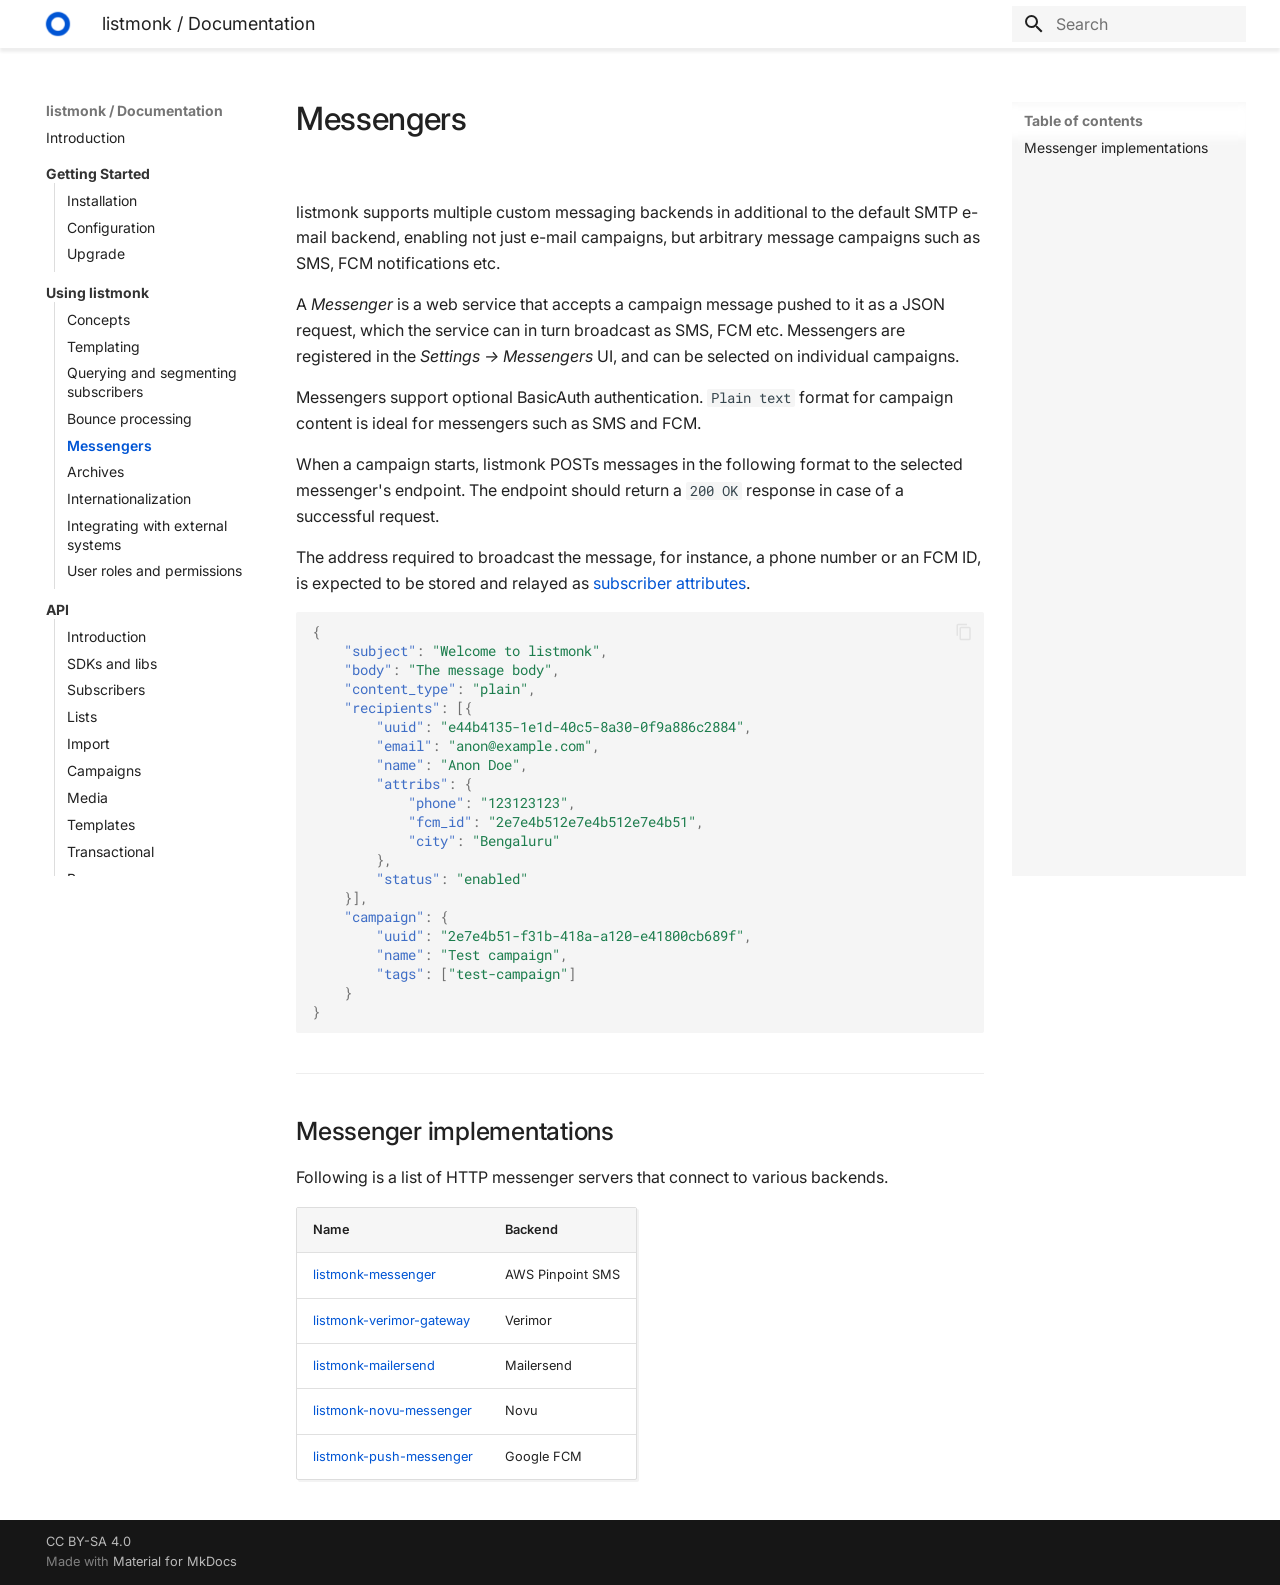
<file: docs/messengers/index.html>
<!doctype html>
<html lang="en" class="no-js">
  <head>
    
      <meta charset="utf-8">
      <meta name="viewport" content="width=device-width,initial-scale=1">
      
      
      
      
        <link rel="prev" href="../bounces/">
      
      
        <link rel="next" href="../archives/">
      
      
      <link rel="icon" href="../images/favicon.png">
      <meta name="generator" content="mkdocs-1.6.1, mkdocs-material-9.6.12">
    
    
      
        <title>Messengers - listmonk / Documentation</title>
      
    
    
      <link rel="stylesheet" href="../assets/stylesheets/main.2afb09e1.min.css">
      
        
        <link rel="stylesheet" href="../assets/stylesheets/palette.06af60db.min.css">
      
      


    
    
      
    
    
      
        
        
        <link rel="preconnect" href="https://fonts.gstatic.com" crossorigin>
        <link rel="stylesheet" href="https://fonts.googleapis.com/css?family=Inter:300,300i,400,400i,700,700i%7CRoboto+Mono:400,400i,700,700i&display=fallback">
        <style>:root{--md-text-font:"Inter";--md-code-font:"Roboto Mono"}</style>
      
    
    
      <link rel="stylesheet" href="../static/style.css">
    
    <script>__md_scope=new URL("..",location),__md_hash=e=>[...e].reduce(((e,_)=>(e<<5)-e+_.charCodeAt(0)),0),__md_get=(e,_=localStorage,t=__md_scope)=>JSON.parse(_.getItem(t.pathname+"."+e)),__md_set=(e,_,t=localStorage,a=__md_scope)=>{try{t.setItem(a.pathname+"."+e,JSON.stringify(_))}catch(e){}}</script>
    
      

    
    
    
  </head>
  
  
    
    
    
    
    
    <body dir="ltr" data-md-color-scheme="default" data-md-color-primary="white" data-md-color-accent="red">
  
    
    <input class="md-toggle" data-md-toggle="drawer" type="checkbox" id="__drawer" autocomplete="off">
    <input class="md-toggle" data-md-toggle="search" type="checkbox" id="__search" autocomplete="off">
    <label class="md-overlay" for="__drawer"></label>
    <div data-md-component="skip">
      
        
        <a href="#messengers" class="md-skip">
          Skip to content
        </a>
      
    </div>
    <div data-md-component="announce">
      
    </div>
    
    
      

  

<header class="md-header md-header--shadow" data-md-component="header">
  <nav class="md-header__inner md-grid" aria-label="Header">
    <a href=".." title="listmonk / Documentation" class="md-header__button md-logo" aria-label="listmonk / Documentation" data-md-component="logo">
      
  <img src="../images/favicon.png" alt="logo">

    </a>
    <label class="md-header__button md-icon" for="__drawer">
      
      <svg xmlns="http://www.w3.org/2000/svg" viewBox="0 0 24 24"><path d="M3 6h18v2H3zm0 5h18v2H3zm0 5h18v2H3z"/></svg>
    </label>
    <div class="md-header__title" data-md-component="header-title">
      <div class="md-header__ellipsis">
        <div class="md-header__topic">
          <span class="md-ellipsis">
            listmonk / Documentation
          </span>
        </div>
        <div class="md-header__topic" data-md-component="header-topic">
          <span class="md-ellipsis">
            
              Messengers
            
          </span>
        </div>
      </div>
    </div>
    
      
    
    
    
    
      
      
        <label class="md-header__button md-icon" for="__search">
          
          <svg xmlns="http://www.w3.org/2000/svg" viewBox="0 0 24 24"><path d="M9.5 3A6.5 6.5 0 0 1 16 9.5c0 1.61-.59 3.09-1.56 4.23l.27.27h.79l5 5-1.5 1.5-5-5v-.79l-.27-.27A6.52 6.52 0 0 1 9.5 16 6.5 6.5 0 0 1 3 9.5 6.5 6.5 0 0 1 9.5 3m0 2C7 5 5 7 5 9.5S7 14 9.5 14 14 12 14 9.5 12 5 9.5 5"/></svg>
        </label>
        <div class="md-search" data-md-component="search" role="dialog">
  <label class="md-search__overlay" for="__search"></label>
  <div class="md-search__inner" role="search">
    <form class="md-search__form" name="search">
      <input type="text" class="md-search__input" name="query" aria-label="Search" placeholder="Search" autocapitalize="off" autocorrect="off" autocomplete="off" spellcheck="false" data-md-component="search-query" required>
      <label class="md-search__icon md-icon" for="__search">
        
        <svg xmlns="http://www.w3.org/2000/svg" viewBox="0 0 24 24"><path d="M9.5 3A6.5 6.5 0 0 1 16 9.5c0 1.61-.59 3.09-1.56 4.23l.27.27h.79l5 5-1.5 1.5-5-5v-.79l-.27-.27A6.52 6.52 0 0 1 9.5 16 6.5 6.5 0 0 1 3 9.5 6.5 6.5 0 0 1 9.5 3m0 2C7 5 5 7 5 9.5S7 14 9.5 14 14 12 14 9.5 12 5 9.5 5"/></svg>
        
        <svg xmlns="http://www.w3.org/2000/svg" viewBox="0 0 24 24"><path d="M20 11v2H8l5.5 5.5-1.42 1.42L4.16 12l7.92-7.92L13.5 5.5 8 11z"/></svg>
      </label>
      <nav class="md-search__options" aria-label="Search">
        
        <button type="reset" class="md-search__icon md-icon" title="Clear" aria-label="Clear" tabindex="-1">
          
          <svg xmlns="http://www.w3.org/2000/svg" viewBox="0 0 24 24"><path d="M19 6.41 17.59 5 12 10.59 6.41 5 5 6.41 10.59 12 5 17.59 6.41 19 12 13.41 17.59 19 19 17.59 13.41 12z"/></svg>
        </button>
      </nav>
      
    </form>
    <div class="md-search__output">
      <div class="md-search__scrollwrap" tabindex="0" data-md-scrollfix>
        <div class="md-search-result" data-md-component="search-result">
          <div class="md-search-result__meta">
            Initializing search
          </div>
          <ol class="md-search-result__list" role="presentation"></ol>
        </div>
      </div>
    </div>
  </div>
</div>
      
    
    
  </nav>
  
</header>
    
    <div class="md-container" data-md-component="container">
      
      
        
          
        
      
      <main class="md-main" data-md-component="main">
        <div class="md-main__inner md-grid">
          
            
              
              <div class="md-sidebar md-sidebar--primary" data-md-component="sidebar" data-md-type="navigation" >
                <div class="md-sidebar__scrollwrap">
                  <div class="md-sidebar__inner">
                    



<nav class="md-nav md-nav--primary" aria-label="Navigation" data-md-level="0">
  <label class="md-nav__title" for="__drawer">
    <a href=".." title="listmonk / Documentation" class="md-nav__button md-logo" aria-label="listmonk / Documentation" data-md-component="logo">
      
  <img src="../images/favicon.png" alt="logo">

    </a>
    listmonk / Documentation
  </label>
  
  <ul class="md-nav__list" data-md-scrollfix>
    
      
      
  
  
  
  
    <li class="md-nav__item">
      <a href=".." class="md-nav__link">
        
  
  
  <span class="md-ellipsis">
    Introduction
    
  </span>
  

      </a>
    </li>
  

    
      
      
  
  
  
  
    
    
      
        
      
        
      
        
      
    
    
    
      
        
        
      
    
    
    <li class="md-nav__item md-nav__item--section md-nav__item--nested">
      
        
        
        <input class="md-nav__toggle md-toggle " type="checkbox" id="__nav_2" >
        
          
          <label class="md-nav__link" for="__nav_2" id="__nav_2_label" tabindex="">
            
  
  
  <span class="md-ellipsis">
    Getting Started
    
  </span>
  

            <span class="md-nav__icon md-icon"></span>
          </label>
        
        <nav class="md-nav" data-md-level="1" aria-labelledby="__nav_2_label" aria-expanded="false">
          <label class="md-nav__title" for="__nav_2">
            <span class="md-nav__icon md-icon"></span>
            Getting Started
          </label>
          <ul class="md-nav__list" data-md-scrollfix>
            
              
                
  
  
  
  
    <li class="md-nav__item">
      <a href="../installation/" class="md-nav__link">
        
  
  
  <span class="md-ellipsis">
    Installation
    
  </span>
  

      </a>
    </li>
  

              
            
              
                
  
  
  
  
    <li class="md-nav__item">
      <a href="../configuration/" class="md-nav__link">
        
  
  
  <span class="md-ellipsis">
    Configuration
    
  </span>
  

      </a>
    </li>
  

              
            
              
                
  
  
  
  
    <li class="md-nav__item">
      <a href="../upgrade/" class="md-nav__link">
        
  
  
  <span class="md-ellipsis">
    Upgrade
    
  </span>
  

      </a>
    </li>
  

              
            
          </ul>
        </nav>
      
    </li>
  

    
      
      
  
  
    
  
  
  
    
    
      
        
      
        
      
        
      
        
      
        
      
        
      
        
      
        
      
        
      
    
    
    
      
        
        
      
    
    
    <li class="md-nav__item md-nav__item--active md-nav__item--section md-nav__item--nested">
      
        
        
        <input class="md-nav__toggle md-toggle " type="checkbox" id="__nav_3" checked>
        
          
          <label class="md-nav__link" for="__nav_3" id="__nav_3_label" tabindex="">
            
  
  
  <span class="md-ellipsis">
    Using listmonk
    
  </span>
  

            <span class="md-nav__icon md-icon"></span>
          </label>
        
        <nav class="md-nav" data-md-level="1" aria-labelledby="__nav_3_label" aria-expanded="true">
          <label class="md-nav__title" for="__nav_3">
            <span class="md-nav__icon md-icon"></span>
            Using listmonk
          </label>
          <ul class="md-nav__list" data-md-scrollfix>
            
              
                
  
  
  
  
    <li class="md-nav__item">
      <a href="../concepts/" class="md-nav__link">
        
  
  
  <span class="md-ellipsis">
    Concepts
    
  </span>
  

      </a>
    </li>
  

              
            
              
                
  
  
  
  
    <li class="md-nav__item">
      <a href="../templating/" class="md-nav__link">
        
  
  
  <span class="md-ellipsis">
    Templating
    
  </span>
  

      </a>
    </li>
  

              
            
              
                
  
  
  
  
    <li class="md-nav__item">
      <a href="../querying-and-segmentation/" class="md-nav__link">
        
  
  
  <span class="md-ellipsis">
    Querying and segmenting subscribers
    
  </span>
  

      </a>
    </li>
  

              
            
              
                
  
  
  
  
    <li class="md-nav__item">
      <a href="../bounces/" class="md-nav__link">
        
  
  
  <span class="md-ellipsis">
    Bounce processing
    
  </span>
  

      </a>
    </li>
  

              
            
              
                
  
  
    
  
  
  
    <li class="md-nav__item md-nav__item--active">
      
      <input class="md-nav__toggle md-toggle" type="checkbox" id="__toc">
      
      
        
      
      
        <label class="md-nav__link md-nav__link--active" for="__toc">
          
  
  
  <span class="md-ellipsis">
    Messengers
    
  </span>
  

          <span class="md-nav__icon md-icon"></span>
        </label>
      
      <a href="./" class="md-nav__link md-nav__link--active">
        
  
  
  <span class="md-ellipsis">
    Messengers
    
  </span>
  

      </a>
      
        

<nav class="md-nav md-nav--secondary" aria-label="Table of contents">
  
  
  
    
  
  
    <label class="md-nav__title" for="__toc">
      <span class="md-nav__icon md-icon"></span>
      Table of contents
    </label>
    <ul class="md-nav__list" data-md-component="toc" data-md-scrollfix>
      
        <li class="md-nav__item">
  <a href="#messenger-implementations" class="md-nav__link">
    <span class="md-ellipsis">
      Messenger implementations
    </span>
  </a>
  
</li>
      
    </ul>
  
</nav>
      
    </li>
  

              
            
              
                
  
  
  
  
    <li class="md-nav__item">
      <a href="../archives/" class="md-nav__link">
        
  
  
  <span class="md-ellipsis">
    Archives
    
  </span>
  

      </a>
    </li>
  

              
            
              
                
  
  
  
  
    <li class="md-nav__item">
      <a href="../i18n/" class="md-nav__link">
        
  
  
  <span class="md-ellipsis">
    Internationalization
    
  </span>
  

      </a>
    </li>
  

              
            
              
                
  
  
  
  
    <li class="md-nav__item">
      <a href="../external-integration/" class="md-nav__link">
        
  
  
  <span class="md-ellipsis">
    Integrating with external systems
    
  </span>
  

      </a>
    </li>
  

              
            
              
                
  
  
  
  
    <li class="md-nav__item">
      <a href="../roles-and-permissions/" class="md-nav__link">
        
  
  
  <span class="md-ellipsis">
    User roles and permissions
    
  </span>
  

      </a>
    </li>
  

              
            
          </ul>
        </nav>
      
    </li>
  

    
      
      
  
  
  
  
    
    
      
        
      
        
      
        
      
        
      
        
      
        
      
        
      
        
      
        
      
        
      
    
    
    
      
        
        
      
    
    
    <li class="md-nav__item md-nav__item--section md-nav__item--nested">
      
        
        
        <input class="md-nav__toggle md-toggle " type="checkbox" id="__nav_4" >
        
          
          <label class="md-nav__link" for="__nav_4" id="__nav_4_label" tabindex="">
            
  
  
  <span class="md-ellipsis">
    API
    
  </span>
  

            <span class="md-nav__icon md-icon"></span>
          </label>
        
        <nav class="md-nav" data-md-level="1" aria-labelledby="__nav_4_label" aria-expanded="false">
          <label class="md-nav__title" for="__nav_4">
            <span class="md-nav__icon md-icon"></span>
            API
          </label>
          <ul class="md-nav__list" data-md-scrollfix>
            
              
                
  
  
  
  
    <li class="md-nav__item">
      <a href="../apis/apis/" class="md-nav__link">
        
  
  
  <span class="md-ellipsis">
    Introduction
    
  </span>
  

      </a>
    </li>
  

              
            
              
                
  
  
  
  
    <li class="md-nav__item">
      <a href="../apis/sdks/" class="md-nav__link">
        
  
  
  <span class="md-ellipsis">
    SDKs and libs
    
  </span>
  

      </a>
    </li>
  

              
            
              
                
  
  
  
  
    <li class="md-nav__item">
      <a href="../apis/subscribers/" class="md-nav__link">
        
  
  
  <span class="md-ellipsis">
    Subscribers
    
  </span>
  

      </a>
    </li>
  

              
            
              
                
  
  
  
  
    <li class="md-nav__item">
      <a href="../apis/lists/" class="md-nav__link">
        
  
  
  <span class="md-ellipsis">
    Lists
    
  </span>
  

      </a>
    </li>
  

              
            
              
                
  
  
  
  
    <li class="md-nav__item">
      <a href="../apis/import/" class="md-nav__link">
        
  
  
  <span class="md-ellipsis">
    Import
    
  </span>
  

      </a>
    </li>
  

              
            
              
                
  
  
  
  
    <li class="md-nav__item">
      <a href="../apis/campaigns/" class="md-nav__link">
        
  
  
  <span class="md-ellipsis">
    Campaigns
    
  </span>
  

      </a>
    </li>
  

              
            
              
                
  
  
  
  
    <li class="md-nav__item">
      <a href="../apis/media/" class="md-nav__link">
        
  
  
  <span class="md-ellipsis">
    Media
    
  </span>
  

      </a>
    </li>
  

              
            
              
                
  
  
  
  
    <li class="md-nav__item">
      <a href="../apis/templates/" class="md-nav__link">
        
  
  
  <span class="md-ellipsis">
    Templates
    
  </span>
  

      </a>
    </li>
  

              
            
              
                
  
  
  
  
    <li class="md-nav__item">
      <a href="../apis/transactional/" class="md-nav__link">
        
  
  
  <span class="md-ellipsis">
    Transactional
    
  </span>
  

      </a>
    </li>
  

              
            
              
                
  
  
  
  
    <li class="md-nav__item">
      <a href="../apis/bounces/" class="md-nav__link">
        
  
  
  <span class="md-ellipsis">
    Bounces
    
  </span>
  

      </a>
    </li>
  

              
            
          </ul>
        </nav>
      
    </li>
  

    
      
      
  
  
  
  
    
    
      
        
      
    
    
    
      
        
        
      
    
    
    <li class="md-nav__item md-nav__item--section md-nav__item--nested">
      
        
        
        <input class="md-nav__toggle md-toggle " type="checkbox" id="__nav_5" >
        
          
          <label class="md-nav__link" for="__nav_5" id="__nav_5_label" tabindex="">
            
  
  
  <span class="md-ellipsis">
    Maintenance
    
  </span>
  

            <span class="md-nav__icon md-icon"></span>
          </label>
        
        <nav class="md-nav" data-md-level="1" aria-labelledby="__nav_5_label" aria-expanded="false">
          <label class="md-nav__title" for="__nav_5">
            <span class="md-nav__icon md-icon"></span>
            Maintenance
          </label>
          <ul class="md-nav__list" data-md-scrollfix>
            
              
                
  
  
  
  
    <li class="md-nav__item">
      <a href="../maintenance/performance/" class="md-nav__link">
        
  
  
  <span class="md-ellipsis">
    Performance
    
  </span>
  

      </a>
    </li>
  

              
            
          </ul>
        </nav>
      
    </li>
  

    
      
      
  
  
  
  
    
    
      
        
      
    
    
    
      
        
        
      
    
    
    <li class="md-nav__item md-nav__item--section md-nav__item--nested">
      
        
        
        <input class="md-nav__toggle md-toggle " type="checkbox" id="__nav_6" >
        
          
          <label class="md-nav__link" for="__nav_6" id="__nav_6_label" tabindex="">
            
  
  
  <span class="md-ellipsis">
    Contributions
    
  </span>
  

            <span class="md-nav__icon md-icon"></span>
          </label>
        
        <nav class="md-nav" data-md-level="1" aria-labelledby="__nav_6_label" aria-expanded="false">
          <label class="md-nav__title" for="__nav_6">
            <span class="md-nav__icon md-icon"></span>
            Contributions
          </label>
          <ul class="md-nav__list" data-md-scrollfix>
            
              
                
  
  
  
  
    <li class="md-nav__item">
      <a href="../developer-setup/" class="md-nav__link">
        
  
  
  <span class="md-ellipsis">
    Developer setup
    
  </span>
  

      </a>
    </li>
  

              
            
          </ul>
        </nav>
      
    </li>
  

    
  </ul>
</nav>
                  </div>
                </div>
              </div>
            
            
              
              <div class="md-sidebar md-sidebar--secondary" data-md-component="sidebar" data-md-type="toc" >
                <div class="md-sidebar__scrollwrap">
                  <div class="md-sidebar__inner">
                    

<nav class="md-nav md-nav--secondary" aria-label="Table of contents">
  
  
  
    
  
  
    <label class="md-nav__title" for="__toc">
      <span class="md-nav__icon md-icon"></span>
      Table of contents
    </label>
    <ul class="md-nav__list" data-md-component="toc" data-md-scrollfix>
      
        <li class="md-nav__item">
  <a href="#messenger-implementations" class="md-nav__link">
    <span class="md-ellipsis">
      Messenger implementations
    </span>
  </a>
  
</li>
      
    </ul>
  
</nav>
                  </div>
                </div>
              </div>
            
          
          
            <div class="md-content" data-md-component="content">
              <article class="md-content__inner md-typeset">
                
                  



<h1 id="messengers">Messengers<a class="headerlink" href="#messengers" title="Permanent link">&para;</a></h1>
<p>listmonk supports multiple custom messaging backends in additional to the default SMTP e-mail backend, enabling not just e-mail campaigns, but arbitrary message campaigns such as SMS, FCM notifications etc.</p>
<p>A <em>Messenger</em> is a web service that accepts a campaign message pushed to it as a JSON request, which the service can in turn broadcast as SMS, FCM etc. Messengers are registered in the <em>Settings -&gt; Messengers</em> UI, and can be selected on individual campaigns.</p>
<p>Messengers support optional BasicAuth authentication. <code>Plain text</code> format for campaign content is ideal for messengers such as SMS and FCM.</p>
<p>When a campaign starts, listmonk POSTs messages in the following format to the selected messenger's endpoint. The endpoint should return a <code>200 OK</code> response in case of a successful request.</p>
<p>The address required to broadcast the message, for instance, a phone number or an FCM ID, is expected to be stored and relayed as <a href="../concepts/#attributes">subscriber attributes</a>. </p>
<div class="highlight"><pre><span></span><code><span class="p">{</span>
<span class="w">    </span><span class="nt">&quot;subject&quot;</span><span class="p">:</span><span class="w"> </span><span class="s2">&quot;Welcome to listmonk&quot;</span><span class="p">,</span>
<span class="w">    </span><span class="nt">&quot;body&quot;</span><span class="p">:</span><span class="w"> </span><span class="s2">&quot;The message body&quot;</span><span class="p">,</span>
<span class="w">    </span><span class="nt">&quot;content_type&quot;</span><span class="p">:</span><span class="w"> </span><span class="s2">&quot;plain&quot;</span><span class="p">,</span>
<span class="w">    </span><span class="nt">&quot;recipients&quot;</span><span class="p">:</span><span class="w"> </span><span class="p">[{</span>
<span class="w">        </span><span class="nt">&quot;uuid&quot;</span><span class="p">:</span><span class="w"> </span><span class="s2">&quot;e44b4135-1e1d-40c5-8a30-0f9a886c2884&quot;</span><span class="p">,</span>
<span class="w">        </span><span class="nt">&quot;email&quot;</span><span class="p">:</span><span class="w"> </span><span class="s2">&quot;anon@example.com&quot;</span><span class="p">,</span>
<span class="w">        </span><span class="nt">&quot;name&quot;</span><span class="p">:</span><span class="w"> </span><span class="s2">&quot;Anon Doe&quot;</span><span class="p">,</span>
<span class="w">        </span><span class="nt">&quot;attribs&quot;</span><span class="p">:</span><span class="w"> </span><span class="p">{</span>
<span class="w">            </span><span class="nt">&quot;phone&quot;</span><span class="p">:</span><span class="w"> </span><span class="s2">&quot;123123123&quot;</span><span class="p">,</span>
<span class="w">            </span><span class="nt">&quot;fcm_id&quot;</span><span class="p">:</span><span class="w"> </span><span class="s2">&quot;2e7e4b512e7e4b512e7e4b51&quot;</span><span class="p">,</span>
<span class="w">            </span><span class="nt">&quot;city&quot;</span><span class="p">:</span><span class="w"> </span><span class="s2">&quot;Bengaluru&quot;</span>
<span class="w">        </span><span class="p">},</span>
<span class="w">        </span><span class="nt">&quot;status&quot;</span><span class="p">:</span><span class="w"> </span><span class="s2">&quot;enabled&quot;</span>
<span class="w">    </span><span class="p">}],</span>
<span class="w">    </span><span class="nt">&quot;campaign&quot;</span><span class="p">:</span><span class="w"> </span><span class="p">{</span>
<span class="w">        </span><span class="nt">&quot;uuid&quot;</span><span class="p">:</span><span class="w"> </span><span class="s2">&quot;2e7e4b51-f31b-418a-a120-e41800cb689f&quot;</span><span class="p">,</span>
<span class="w">        </span><span class="nt">&quot;name&quot;</span><span class="p">:</span><span class="w"> </span><span class="s2">&quot;Test campaign&quot;</span><span class="p">,</span>
<span class="w">        </span><span class="nt">&quot;tags&quot;</span><span class="p">:</span><span class="w"> </span><span class="p">[</span><span class="s2">&quot;test-campaign&quot;</span><span class="p">]</span>
<span class="w">    </span><span class="p">}</span>
<span class="p">}</span>
</code></pre></div>
<h2 id="messenger-implementations">Messenger implementations<a class="headerlink" href="#messenger-implementations" title="Permanent link">&para;</a></h2>
<p>Following is a list of HTTP messenger servers that connect to various backends.</p>
<table>
<thead>
<tr>
<th style="text-align: left;">Name</th>
<th style="text-align: left;">Backend</th>
</tr>
</thead>
<tbody>
<tr>
<td style="text-align: left;"><a href="https://github.com/joeirimpan/listmonk-messenger">listmonk-messenger</a></td>
<td style="text-align: left;">AWS Pinpoint SMS</td>
</tr>
<tr>
<td style="text-align: left;"><a href="https://github.com/antandros/listmonk-verimor-gateway">listmonk-verimor-gateway</a></td>
<td style="text-align: left;">Verimor</td>
</tr>
<tr>
<td style="text-align: left;"><a href="https://github.com/tkawczynski/listmonk-mailersend">listmonk-mailersend</a></td>
<td style="text-align: left;">Mailersend</td>
</tr>
<tr>
<td style="text-align: left;"><a href="https://github.com/Codepowercode/listmonk-novu-messenger">listmonk-novu-messenger</a></td>
<td style="text-align: left;">Novu</td>
</tr>
<tr>
<td style="text-align: left;"><a href="https://github.com/shyamkrishna21/listmonk-push-messenger">listmonk-push-messenger</a></td>
<td style="text-align: left;">Google FCM</td>
</tr>
</tbody>
</table>












                
              </article>
            </div>
          
          
<script>var target=document.getElementById(location.hash.slice(1));target&&target.name&&(target.checked=target.name.startsWith("__tabbed_"))</script>
        </div>
        
      </main>
      
        <footer class="md-footer">
  
  <div class="md-footer-meta md-typeset">
    <div class="md-footer-meta__inner md-grid">
      <div class="md-copyright">
  
    <div class="md-copyright__highlight">
      CC BY-SA 4.0
    </div>
  
  
    Made with
    <a href="https://squidfunk.github.io/mkdocs-material/" target="_blank" rel="noopener">
      Material for MkDocs
    </a>
  
</div>
      
    </div>
  </div>
</footer>
      
    </div>
    <div class="md-dialog" data-md-component="dialog">
      <div class="md-dialog__inner md-typeset"></div>
    </div>
    
    
    
      
      <script id="__config" type="application/json">{"base": "..", "features": ["navigation.indexes", "navigation.sections", "content.code.copy"], "search": "../assets/javascripts/workers/search.f8cc74c7.min.js", "tags": null, "translations": {"clipboard.copied": "Copied to clipboard", "clipboard.copy": "Copy to clipboard", "search.result.more.one": "1 more on this page", "search.result.more.other": "# more on this page", "search.result.none": "No matching documents", "search.result.one": "1 matching document", "search.result.other": "# matching documents", "search.result.placeholder": "Type to start searching", "search.result.term.missing": "Missing", "select.version": "Select version"}, "version": null}</script>
    
    
      <script src="../assets/javascripts/bundle.c8b220af.min.js"></script>
      
    
  </body>
</html>
</file>
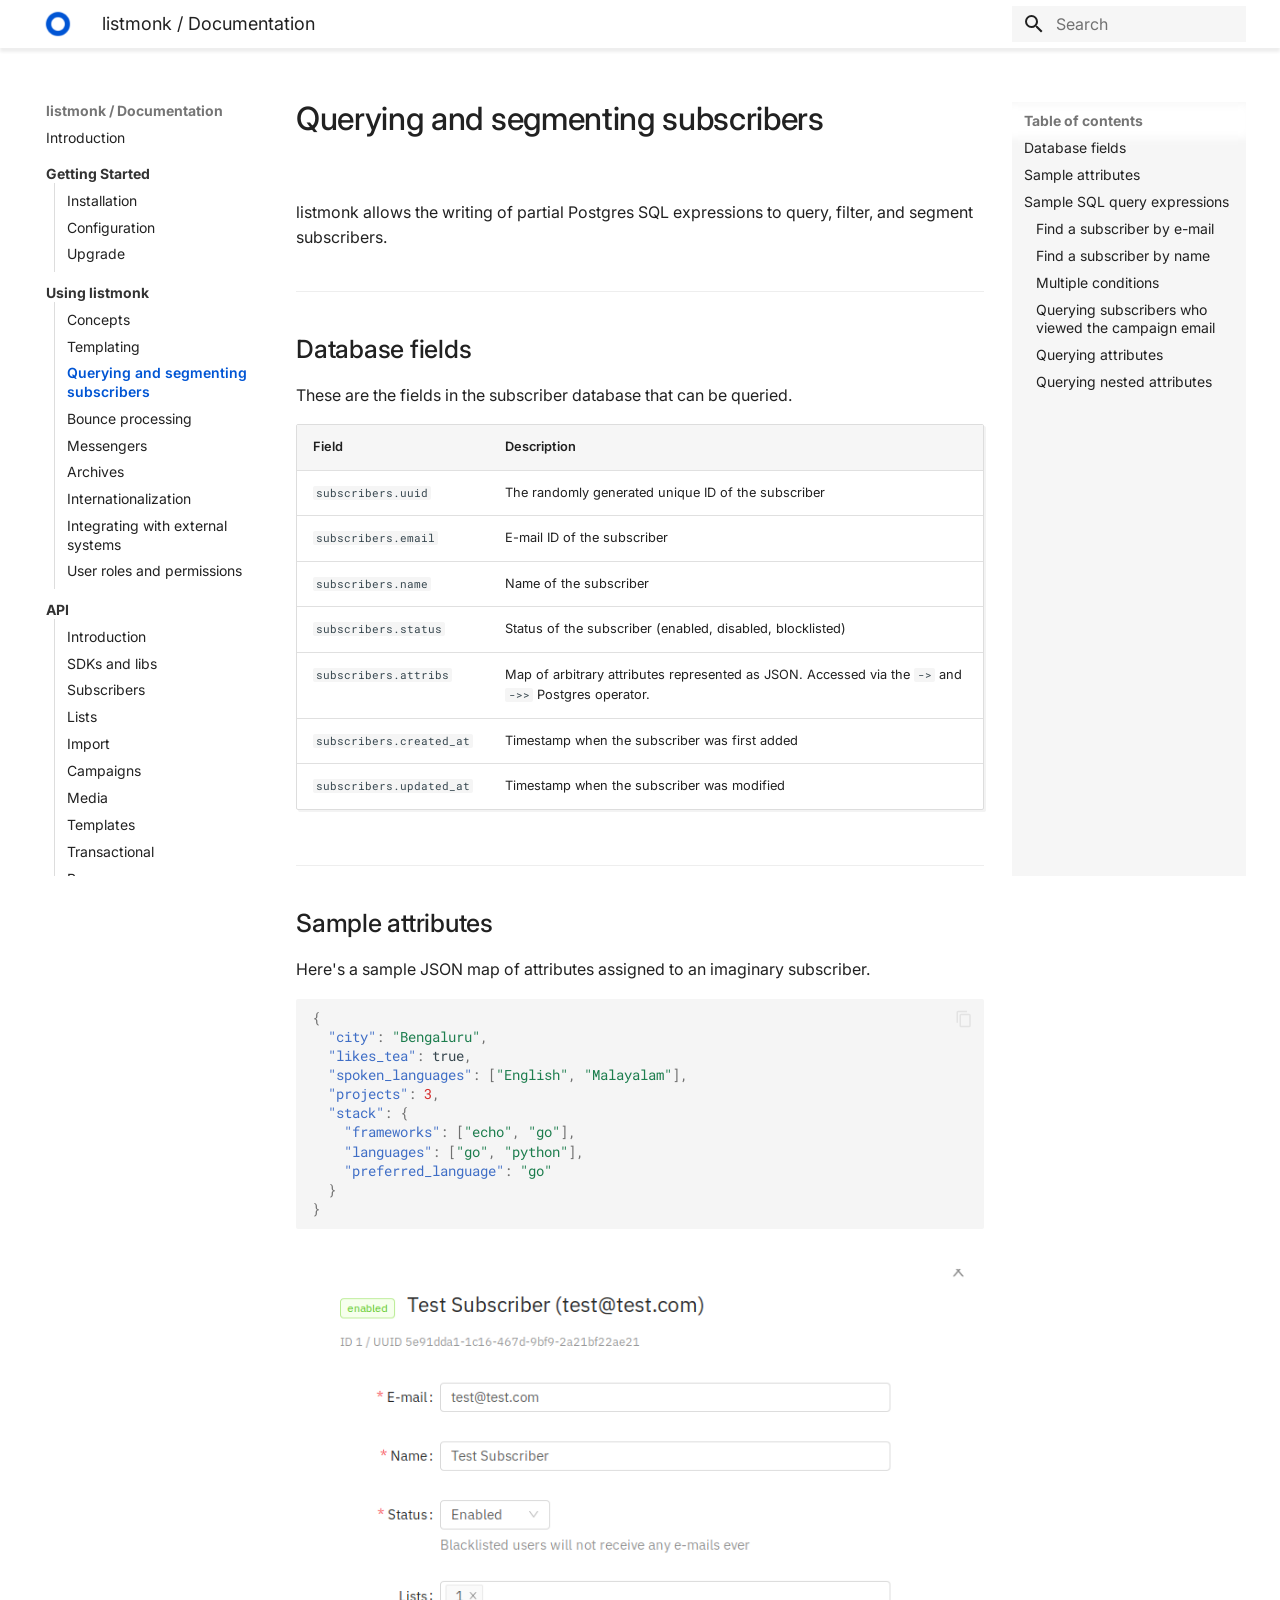
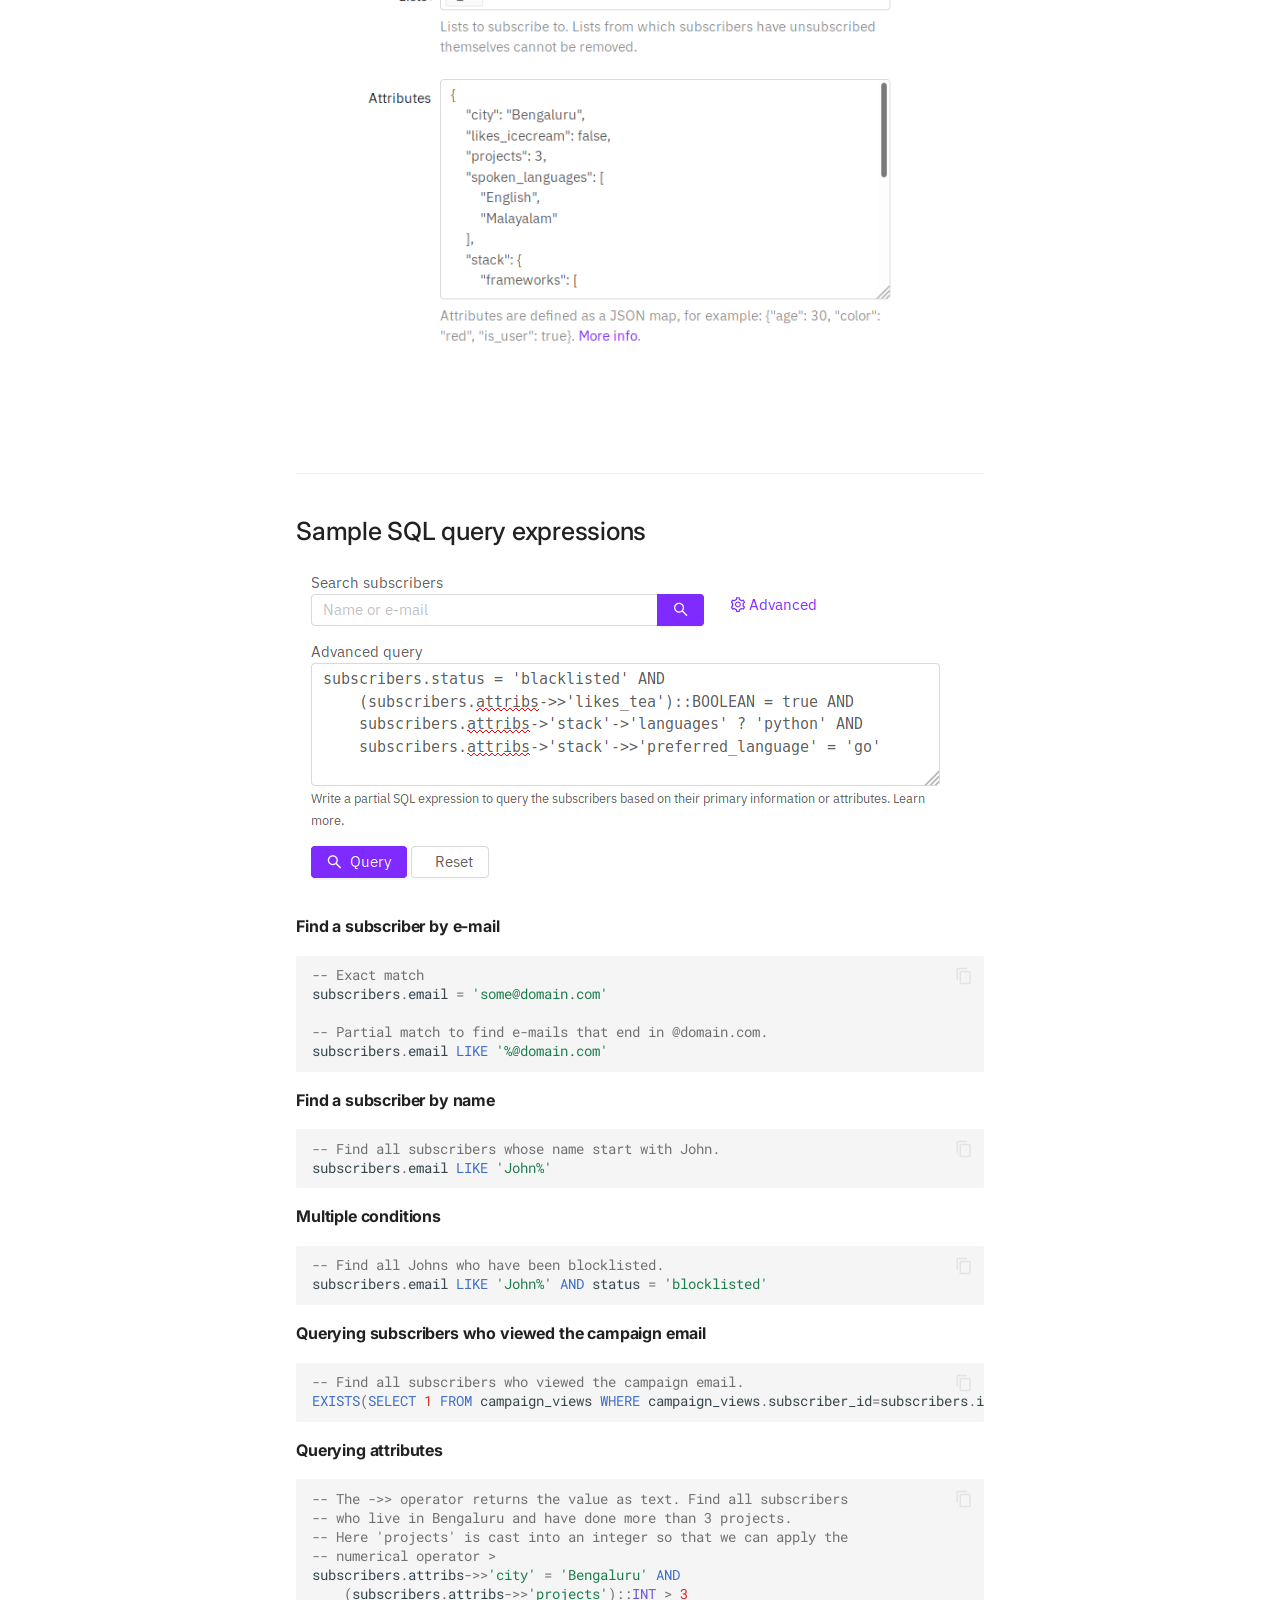
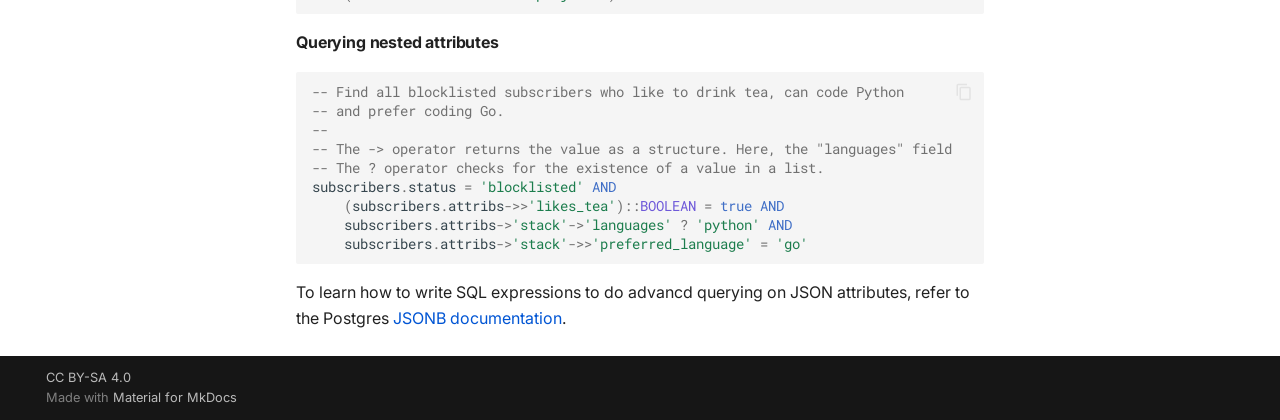
<file: docs/querying-and-segmentation/index.html>
<!doctype html>
<html lang="en" class="no-js">
  <head>
    
      <meta charset="utf-8">
      <meta name="viewport" content="width=device-width,initial-scale=1">
      
      
      
      
        <link rel="prev" href="../templating/">
      
      
        <link rel="next" href="../bounces/">
      
      
      <link rel="icon" href="../images/favicon.png">
      <meta name="generator" content="mkdocs-1.6.1, mkdocs-material-9.6.12">
    
    
      
        <title>Querying and segmenting subscribers - listmonk / Documentation</title>
      
    
    
      <link rel="stylesheet" href="../assets/stylesheets/main.2afb09e1.min.css">
      
        
        <link rel="stylesheet" href="../assets/stylesheets/palette.06af60db.min.css">
      
      


    
    
      
    
    
      
        
        
        <link rel="preconnect" href="https://fonts.gstatic.com" crossorigin>
        <link rel="stylesheet" href="https://fonts.googleapis.com/css?family=Inter:300,300i,400,400i,700,700i%7CRoboto+Mono:400,400i,700,700i&display=fallback">
        <style>:root{--md-text-font:"Inter";--md-code-font:"Roboto Mono"}</style>
      
    
    
      <link rel="stylesheet" href="../static/style.css">
    
    <script>__md_scope=new URL("..",location),__md_hash=e=>[...e].reduce(((e,_)=>(e<<5)-e+_.charCodeAt(0)),0),__md_get=(e,_=localStorage,t=__md_scope)=>JSON.parse(_.getItem(t.pathname+"."+e)),__md_set=(e,_,t=localStorage,a=__md_scope)=>{try{t.setItem(a.pathname+"."+e,JSON.stringify(_))}catch(e){}}</script>
    
      

    
    
    
  </head>
  
  
    
    
    
    
    
    <body dir="ltr" data-md-color-scheme="default" data-md-color-primary="white" data-md-color-accent="red">
  
    
    <input class="md-toggle" data-md-toggle="drawer" type="checkbox" id="__drawer" autocomplete="off">
    <input class="md-toggle" data-md-toggle="search" type="checkbox" id="__search" autocomplete="off">
    <label class="md-overlay" for="__drawer"></label>
    <div data-md-component="skip">
      
        
        <a href="#querying-and-segmenting-subscribers" class="md-skip">
          Skip to content
        </a>
      
    </div>
    <div data-md-component="announce">
      
    </div>
    
    
      

  

<header class="md-header md-header--shadow" data-md-component="header">
  <nav class="md-header__inner md-grid" aria-label="Header">
    <a href=".." title="listmonk / Documentation" class="md-header__button md-logo" aria-label="listmonk / Documentation" data-md-component="logo">
      
  <img src="../images/favicon.png" alt="logo">

    </a>
    <label class="md-header__button md-icon" for="__drawer">
      
      <svg xmlns="http://www.w3.org/2000/svg" viewBox="0 0 24 24"><path d="M3 6h18v2H3zm0 5h18v2H3zm0 5h18v2H3z"/></svg>
    </label>
    <div class="md-header__title" data-md-component="header-title">
      <div class="md-header__ellipsis">
        <div class="md-header__topic">
          <span class="md-ellipsis">
            listmonk / Documentation
          </span>
        </div>
        <div class="md-header__topic" data-md-component="header-topic">
          <span class="md-ellipsis">
            
              Querying and segmenting subscribers
            
          </span>
        </div>
      </div>
    </div>
    
      
    
    
    
    
      
      
        <label class="md-header__button md-icon" for="__search">
          
          <svg xmlns="http://www.w3.org/2000/svg" viewBox="0 0 24 24"><path d="M9.5 3A6.5 6.5 0 0 1 16 9.5c0 1.61-.59 3.09-1.56 4.23l.27.27h.79l5 5-1.5 1.5-5-5v-.79l-.27-.27A6.52 6.52 0 0 1 9.5 16 6.5 6.5 0 0 1 3 9.5 6.5 6.5 0 0 1 9.5 3m0 2C7 5 5 7 5 9.5S7 14 9.5 14 14 12 14 9.5 12 5 9.5 5"/></svg>
        </label>
        <div class="md-search" data-md-component="search" role="dialog">
  <label class="md-search__overlay" for="__search"></label>
  <div class="md-search__inner" role="search">
    <form class="md-search__form" name="search">
      <input type="text" class="md-search__input" name="query" aria-label="Search" placeholder="Search" autocapitalize="off" autocorrect="off" autocomplete="off" spellcheck="false" data-md-component="search-query" required>
      <label class="md-search__icon md-icon" for="__search">
        
        <svg xmlns="http://www.w3.org/2000/svg" viewBox="0 0 24 24"><path d="M9.5 3A6.5 6.5 0 0 1 16 9.5c0 1.61-.59 3.09-1.56 4.23l.27.27h.79l5 5-1.5 1.5-5-5v-.79l-.27-.27A6.52 6.52 0 0 1 9.5 16 6.5 6.5 0 0 1 3 9.5 6.5 6.5 0 0 1 9.5 3m0 2C7 5 5 7 5 9.5S7 14 9.5 14 14 12 14 9.5 12 5 9.5 5"/></svg>
        
        <svg xmlns="http://www.w3.org/2000/svg" viewBox="0 0 24 24"><path d="M20 11v2H8l5.5 5.5-1.42 1.42L4.16 12l7.92-7.92L13.5 5.5 8 11z"/></svg>
      </label>
      <nav class="md-search__options" aria-label="Search">
        
        <button type="reset" class="md-search__icon md-icon" title="Clear" aria-label="Clear" tabindex="-1">
          
          <svg xmlns="http://www.w3.org/2000/svg" viewBox="0 0 24 24"><path d="M19 6.41 17.59 5 12 10.59 6.41 5 5 6.41 10.59 12 5 17.59 6.41 19 12 13.41 17.59 19 19 17.59 13.41 12z"/></svg>
        </button>
      </nav>
      
    </form>
    <div class="md-search__output">
      <div class="md-search__scrollwrap" tabindex="0" data-md-scrollfix>
        <div class="md-search-result" data-md-component="search-result">
          <div class="md-search-result__meta">
            Initializing search
          </div>
          <ol class="md-search-result__list" role="presentation"></ol>
        </div>
      </div>
    </div>
  </div>
</div>
      
    
    
  </nav>
  
</header>
    
    <div class="md-container" data-md-component="container">
      
      
        
          
        
      
      <main class="md-main" data-md-component="main">
        <div class="md-main__inner md-grid">
          
            
              
              <div class="md-sidebar md-sidebar--primary" data-md-component="sidebar" data-md-type="navigation" >
                <div class="md-sidebar__scrollwrap">
                  <div class="md-sidebar__inner">
                    



<nav class="md-nav md-nav--primary" aria-label="Navigation" data-md-level="0">
  <label class="md-nav__title" for="__drawer">
    <a href=".." title="listmonk / Documentation" class="md-nav__button md-logo" aria-label="listmonk / Documentation" data-md-component="logo">
      
  <img src="../images/favicon.png" alt="logo">

    </a>
    listmonk / Documentation
  </label>
  
  <ul class="md-nav__list" data-md-scrollfix>
    
      
      
  
  
  
  
    <li class="md-nav__item">
      <a href=".." class="md-nav__link">
        
  
  
  <span class="md-ellipsis">
    Introduction
    
  </span>
  

      </a>
    </li>
  

    
      
      
  
  
  
  
    
    
      
        
      
        
      
        
      
    
    
    
      
        
        
      
    
    
    <li class="md-nav__item md-nav__item--section md-nav__item--nested">
      
        
        
        <input class="md-nav__toggle md-toggle " type="checkbox" id="__nav_2" >
        
          
          <label class="md-nav__link" for="__nav_2" id="__nav_2_label" tabindex="">
            
  
  
  <span class="md-ellipsis">
    Getting Started
    
  </span>
  

            <span class="md-nav__icon md-icon"></span>
          </label>
        
        <nav class="md-nav" data-md-level="1" aria-labelledby="__nav_2_label" aria-expanded="false">
          <label class="md-nav__title" for="__nav_2">
            <span class="md-nav__icon md-icon"></span>
            Getting Started
          </label>
          <ul class="md-nav__list" data-md-scrollfix>
            
              
                
  
  
  
  
    <li class="md-nav__item">
      <a href="../installation/" class="md-nav__link">
        
  
  
  <span class="md-ellipsis">
    Installation
    
  </span>
  

      </a>
    </li>
  

              
            
              
                
  
  
  
  
    <li class="md-nav__item">
      <a href="../configuration/" class="md-nav__link">
        
  
  
  <span class="md-ellipsis">
    Configuration
    
  </span>
  

      </a>
    </li>
  

              
            
              
                
  
  
  
  
    <li class="md-nav__item">
      <a href="../upgrade/" class="md-nav__link">
        
  
  
  <span class="md-ellipsis">
    Upgrade
    
  </span>
  

      </a>
    </li>
  

              
            
          </ul>
        </nav>
      
    </li>
  

    
      
      
  
  
    
  
  
  
    
    
      
        
      
        
      
        
      
        
      
        
      
        
      
        
      
        
      
        
      
    
    
    
      
        
        
      
    
    
    <li class="md-nav__item md-nav__item--active md-nav__item--section md-nav__item--nested">
      
        
        
        <input class="md-nav__toggle md-toggle " type="checkbox" id="__nav_3" checked>
        
          
          <label class="md-nav__link" for="__nav_3" id="__nav_3_label" tabindex="">
            
  
  
  <span class="md-ellipsis">
    Using listmonk
    
  </span>
  

            <span class="md-nav__icon md-icon"></span>
          </label>
        
        <nav class="md-nav" data-md-level="1" aria-labelledby="__nav_3_label" aria-expanded="true">
          <label class="md-nav__title" for="__nav_3">
            <span class="md-nav__icon md-icon"></span>
            Using listmonk
          </label>
          <ul class="md-nav__list" data-md-scrollfix>
            
              
                
  
  
  
  
    <li class="md-nav__item">
      <a href="../concepts/" class="md-nav__link">
        
  
  
  <span class="md-ellipsis">
    Concepts
    
  </span>
  

      </a>
    </li>
  

              
            
              
                
  
  
  
  
    <li class="md-nav__item">
      <a href="../templating/" class="md-nav__link">
        
  
  
  <span class="md-ellipsis">
    Templating
    
  </span>
  

      </a>
    </li>
  

              
            
              
                
  
  
    
  
  
  
    <li class="md-nav__item md-nav__item--active">
      
      <input class="md-nav__toggle md-toggle" type="checkbox" id="__toc">
      
      
        
      
      
        <label class="md-nav__link md-nav__link--active" for="__toc">
          
  
  
  <span class="md-ellipsis">
    Querying and segmenting subscribers
    
  </span>
  

          <span class="md-nav__icon md-icon"></span>
        </label>
      
      <a href="./" class="md-nav__link md-nav__link--active">
        
  
  
  <span class="md-ellipsis">
    Querying and segmenting subscribers
    
  </span>
  

      </a>
      
        

<nav class="md-nav md-nav--secondary" aria-label="Table of contents">
  
  
  
    
  
  
    <label class="md-nav__title" for="__toc">
      <span class="md-nav__icon md-icon"></span>
      Table of contents
    </label>
    <ul class="md-nav__list" data-md-component="toc" data-md-scrollfix>
      
        <li class="md-nav__item">
  <a href="#database-fields" class="md-nav__link">
    <span class="md-ellipsis">
      Database fields
    </span>
  </a>
  
</li>
      
        <li class="md-nav__item">
  <a href="#sample-attributes" class="md-nav__link">
    <span class="md-ellipsis">
      Sample attributes
    </span>
  </a>
  
</li>
      
        <li class="md-nav__item">
  <a href="#sample-sql-query-expressions" class="md-nav__link">
    <span class="md-ellipsis">
      Sample SQL query expressions
    </span>
  </a>
  
    <nav class="md-nav" aria-label="Sample SQL query expressions">
      <ul class="md-nav__list">
        
          <li class="md-nav__item">
  <a href="#find-a-subscriber-by-e-mail" class="md-nav__link">
    <span class="md-ellipsis">
      Find a subscriber by e-mail
    </span>
  </a>
  
</li>
        
          <li class="md-nav__item">
  <a href="#find-a-subscriber-by-name" class="md-nav__link">
    <span class="md-ellipsis">
      Find a subscriber by name
    </span>
  </a>
  
</li>
        
          <li class="md-nav__item">
  <a href="#multiple-conditions" class="md-nav__link">
    <span class="md-ellipsis">
      Multiple conditions
    </span>
  </a>
  
</li>
        
          <li class="md-nav__item">
  <a href="#querying-subscribers-who-viewed-the-campaign-email" class="md-nav__link">
    <span class="md-ellipsis">
      Querying subscribers who viewed the campaign email
    </span>
  </a>
  
</li>
        
          <li class="md-nav__item">
  <a href="#querying-attributes" class="md-nav__link">
    <span class="md-ellipsis">
      Querying attributes
    </span>
  </a>
  
</li>
        
          <li class="md-nav__item">
  <a href="#querying-nested-attributes" class="md-nav__link">
    <span class="md-ellipsis">
      Querying nested attributes
    </span>
  </a>
  
</li>
        
      </ul>
    </nav>
  
</li>
      
    </ul>
  
</nav>
      
    </li>
  

              
            
              
                
  
  
  
  
    <li class="md-nav__item">
      <a href="../bounces/" class="md-nav__link">
        
  
  
  <span class="md-ellipsis">
    Bounce processing
    
  </span>
  

      </a>
    </li>
  

              
            
              
                
  
  
  
  
    <li class="md-nav__item">
      <a href="../messengers/" class="md-nav__link">
        
  
  
  <span class="md-ellipsis">
    Messengers
    
  </span>
  

      </a>
    </li>
  

              
            
              
                
  
  
  
  
    <li class="md-nav__item">
      <a href="../archives/" class="md-nav__link">
        
  
  
  <span class="md-ellipsis">
    Archives
    
  </span>
  

      </a>
    </li>
  

              
            
              
                
  
  
  
  
    <li class="md-nav__item">
      <a href="../i18n/" class="md-nav__link">
        
  
  
  <span class="md-ellipsis">
    Internationalization
    
  </span>
  

      </a>
    </li>
  

              
            
              
                
  
  
  
  
    <li class="md-nav__item">
      <a href="../external-integration/" class="md-nav__link">
        
  
  
  <span class="md-ellipsis">
    Integrating with external systems
    
  </span>
  

      </a>
    </li>
  

              
            
              
                
  
  
  
  
    <li class="md-nav__item">
      <a href="../roles-and-permissions/" class="md-nav__link">
        
  
  
  <span class="md-ellipsis">
    User roles and permissions
    
  </span>
  

      </a>
    </li>
  

              
            
          </ul>
        </nav>
      
    </li>
  

    
      
      
  
  
  
  
    
    
      
        
      
        
      
        
      
        
      
        
      
        
      
        
      
        
      
        
      
        
      
    
    
    
      
        
        
      
    
    
    <li class="md-nav__item md-nav__item--section md-nav__item--nested">
      
        
        
        <input class="md-nav__toggle md-toggle " type="checkbox" id="__nav_4" >
        
          
          <label class="md-nav__link" for="__nav_4" id="__nav_4_label" tabindex="">
            
  
  
  <span class="md-ellipsis">
    API
    
  </span>
  

            <span class="md-nav__icon md-icon"></span>
          </label>
        
        <nav class="md-nav" data-md-level="1" aria-labelledby="__nav_4_label" aria-expanded="false">
          <label class="md-nav__title" for="__nav_4">
            <span class="md-nav__icon md-icon"></span>
            API
          </label>
          <ul class="md-nav__list" data-md-scrollfix>
            
              
                
  
  
  
  
    <li class="md-nav__item">
      <a href="../apis/apis/" class="md-nav__link">
        
  
  
  <span class="md-ellipsis">
    Introduction
    
  </span>
  

      </a>
    </li>
  

              
            
              
                
  
  
  
  
    <li class="md-nav__item">
      <a href="../apis/sdks/" class="md-nav__link">
        
  
  
  <span class="md-ellipsis">
    SDKs and libs
    
  </span>
  

      </a>
    </li>
  

              
            
              
                
  
  
  
  
    <li class="md-nav__item">
      <a href="../apis/subscribers/" class="md-nav__link">
        
  
  
  <span class="md-ellipsis">
    Subscribers
    
  </span>
  

      </a>
    </li>
  

              
            
              
                
  
  
  
  
    <li class="md-nav__item">
      <a href="../apis/lists/" class="md-nav__link">
        
  
  
  <span class="md-ellipsis">
    Lists
    
  </span>
  

      </a>
    </li>
  

              
            
              
                
  
  
  
  
    <li class="md-nav__item">
      <a href="../apis/import/" class="md-nav__link">
        
  
  
  <span class="md-ellipsis">
    Import
    
  </span>
  

      </a>
    </li>
  

              
            
              
                
  
  
  
  
    <li class="md-nav__item">
      <a href="../apis/campaigns/" class="md-nav__link">
        
  
  
  <span class="md-ellipsis">
    Campaigns
    
  </span>
  

      </a>
    </li>
  

              
            
              
                
  
  
  
  
    <li class="md-nav__item">
      <a href="../apis/media/" class="md-nav__link">
        
  
  
  <span class="md-ellipsis">
    Media
    
  </span>
  

      </a>
    </li>
  

              
            
              
                
  
  
  
  
    <li class="md-nav__item">
      <a href="../apis/templates/" class="md-nav__link">
        
  
  
  <span class="md-ellipsis">
    Templates
    
  </span>
  

      </a>
    </li>
  

              
            
              
                
  
  
  
  
    <li class="md-nav__item">
      <a href="../apis/transactional/" class="md-nav__link">
        
  
  
  <span class="md-ellipsis">
    Transactional
    
  </span>
  

      </a>
    </li>
  

              
            
              
                
  
  
  
  
    <li class="md-nav__item">
      <a href="../apis/bounces/" class="md-nav__link">
        
  
  
  <span class="md-ellipsis">
    Bounces
    
  </span>
  

      </a>
    </li>
  

              
            
          </ul>
        </nav>
      
    </li>
  

    
      
      
  
  
  
  
    
    
      
        
      
    
    
    
      
        
        
      
    
    
    <li class="md-nav__item md-nav__item--section md-nav__item--nested">
      
        
        
        <input class="md-nav__toggle md-toggle " type="checkbox" id="__nav_5" >
        
          
          <label class="md-nav__link" for="__nav_5" id="__nav_5_label" tabindex="">
            
  
  
  <span class="md-ellipsis">
    Maintenance
    
  </span>
  

            <span class="md-nav__icon md-icon"></span>
          </label>
        
        <nav class="md-nav" data-md-level="1" aria-labelledby="__nav_5_label" aria-expanded="false">
          <label class="md-nav__title" for="__nav_5">
            <span class="md-nav__icon md-icon"></span>
            Maintenance
          </label>
          <ul class="md-nav__list" data-md-scrollfix>
            
              
                
  
  
  
  
    <li class="md-nav__item">
      <a href="../maintenance/performance/" class="md-nav__link">
        
  
  
  <span class="md-ellipsis">
    Performance
    
  </span>
  

      </a>
    </li>
  

              
            
          </ul>
        </nav>
      
    </li>
  

    
      
      
  
  
  
  
    
    
      
        
      
    
    
    
      
        
        
      
    
    
    <li class="md-nav__item md-nav__item--section md-nav__item--nested">
      
        
        
        <input class="md-nav__toggle md-toggle " type="checkbox" id="__nav_6" >
        
          
          <label class="md-nav__link" for="__nav_6" id="__nav_6_label" tabindex="">
            
  
  
  <span class="md-ellipsis">
    Contributions
    
  </span>
  

            <span class="md-nav__icon md-icon"></span>
          </label>
        
        <nav class="md-nav" data-md-level="1" aria-labelledby="__nav_6_label" aria-expanded="false">
          <label class="md-nav__title" for="__nav_6">
            <span class="md-nav__icon md-icon"></span>
            Contributions
          </label>
          <ul class="md-nav__list" data-md-scrollfix>
            
              
                
  
  
  
  
    <li class="md-nav__item">
      <a href="../developer-setup/" class="md-nav__link">
        
  
  
  <span class="md-ellipsis">
    Developer setup
    
  </span>
  

      </a>
    </li>
  

              
            
          </ul>
        </nav>
      
    </li>
  

    
  </ul>
</nav>
                  </div>
                </div>
              </div>
            
            
              
              <div class="md-sidebar md-sidebar--secondary" data-md-component="sidebar" data-md-type="toc" >
                <div class="md-sidebar__scrollwrap">
                  <div class="md-sidebar__inner">
                    

<nav class="md-nav md-nav--secondary" aria-label="Table of contents">
  
  
  
    
  
  
    <label class="md-nav__title" for="__toc">
      <span class="md-nav__icon md-icon"></span>
      Table of contents
    </label>
    <ul class="md-nav__list" data-md-component="toc" data-md-scrollfix>
      
        <li class="md-nav__item">
  <a href="#database-fields" class="md-nav__link">
    <span class="md-ellipsis">
      Database fields
    </span>
  </a>
  
</li>
      
        <li class="md-nav__item">
  <a href="#sample-attributes" class="md-nav__link">
    <span class="md-ellipsis">
      Sample attributes
    </span>
  </a>
  
</li>
      
        <li class="md-nav__item">
  <a href="#sample-sql-query-expressions" class="md-nav__link">
    <span class="md-ellipsis">
      Sample SQL query expressions
    </span>
  </a>
  
    <nav class="md-nav" aria-label="Sample SQL query expressions">
      <ul class="md-nav__list">
        
          <li class="md-nav__item">
  <a href="#find-a-subscriber-by-e-mail" class="md-nav__link">
    <span class="md-ellipsis">
      Find a subscriber by e-mail
    </span>
  </a>
  
</li>
        
          <li class="md-nav__item">
  <a href="#find-a-subscriber-by-name" class="md-nav__link">
    <span class="md-ellipsis">
      Find a subscriber by name
    </span>
  </a>
  
</li>
        
          <li class="md-nav__item">
  <a href="#multiple-conditions" class="md-nav__link">
    <span class="md-ellipsis">
      Multiple conditions
    </span>
  </a>
  
</li>
        
          <li class="md-nav__item">
  <a href="#querying-subscribers-who-viewed-the-campaign-email" class="md-nav__link">
    <span class="md-ellipsis">
      Querying subscribers who viewed the campaign email
    </span>
  </a>
  
</li>
        
          <li class="md-nav__item">
  <a href="#querying-attributes" class="md-nav__link">
    <span class="md-ellipsis">
      Querying attributes
    </span>
  </a>
  
</li>
        
          <li class="md-nav__item">
  <a href="#querying-nested-attributes" class="md-nav__link">
    <span class="md-ellipsis">
      Querying nested attributes
    </span>
  </a>
  
</li>
        
      </ul>
    </nav>
  
</li>
      
    </ul>
  
</nav>
                  </div>
                </div>
              </div>
            
          
          
            <div class="md-content" data-md-component="content">
              <article class="md-content__inner md-typeset">
                
                  



<h1 id="querying-and-segmenting-subscribers">Querying and segmenting subscribers<a class="headerlink" href="#querying-and-segmenting-subscribers" title="Permanent link">&para;</a></h1>
<p>listmonk allows the writing of partial Postgres SQL expressions to query, filter, and segment subscribers.</p>
<h2 id="database-fields">Database fields<a class="headerlink" href="#database-fields" title="Permanent link">&para;</a></h2>
<p>These are the fields in the subscriber database that can be queried.</p>
<table>
<thead>
<tr>
<th>Field</th>
<th>Description</th>
</tr>
</thead>
<tbody>
<tr>
<td><code>subscribers.uuid</code></td>
<td>The randomly generated unique ID of the subscriber</td>
</tr>
<tr>
<td><code>subscribers.email</code></td>
<td>E-mail ID of the subscriber</td>
</tr>
<tr>
<td><code>subscribers.name</code></td>
<td>Name of the subscriber</td>
</tr>
<tr>
<td><code>subscribers.status</code></td>
<td>Status of the subscriber (enabled, disabled, blocklisted)</td>
</tr>
<tr>
<td><code>subscribers.attribs</code></td>
<td>Map of arbitrary attributes represented as JSON. Accessed via the <code>-&gt;</code> and <code>-&gt;&gt;</code> Postgres operator.</td>
</tr>
<tr>
<td><code>subscribers.created_at</code></td>
<td>Timestamp when the subscriber was first added</td>
</tr>
<tr>
<td><code>subscribers.updated_at</code></td>
<td>Timestamp when the subscriber was modified</td>
</tr>
</tbody>
</table>
<h2 id="sample-attributes">Sample attributes<a class="headerlink" href="#sample-attributes" title="Permanent link">&para;</a></h2>
<p>Here's a sample JSON map of attributes assigned to an imaginary subscriber.</p>
<div class="highlight"><pre><span></span><code><span class="p">{</span>
<span class="w">  </span><span class="nt">&quot;city&quot;</span><span class="p">:</span><span class="w"> </span><span class="s2">&quot;Bengaluru&quot;</span><span class="p">,</span>
<span class="w">  </span><span class="nt">&quot;likes_tea&quot;</span><span class="p">:</span><span class="w"> </span><span class="kc">true</span><span class="p">,</span>
<span class="w">  </span><span class="nt">&quot;spoken_languages&quot;</span><span class="p">:</span><span class="w"> </span><span class="p">[</span><span class="s2">&quot;English&quot;</span><span class="p">,</span><span class="w"> </span><span class="s2">&quot;Malayalam&quot;</span><span class="p">],</span>
<span class="w">  </span><span class="nt">&quot;projects&quot;</span><span class="p">:</span><span class="w"> </span><span class="mi">3</span><span class="p">,</span>
<span class="w">  </span><span class="nt">&quot;stack&quot;</span><span class="p">:</span><span class="w"> </span><span class="p">{</span>
<span class="w">    </span><span class="nt">&quot;frameworks&quot;</span><span class="p">:</span><span class="w"> </span><span class="p">[</span><span class="s2">&quot;echo&quot;</span><span class="p">,</span><span class="w"> </span><span class="s2">&quot;go&quot;</span><span class="p">],</span>
<span class="w">    </span><span class="nt">&quot;languages&quot;</span><span class="p">:</span><span class="w"> </span><span class="p">[</span><span class="s2">&quot;go&quot;</span><span class="p">,</span><span class="w"> </span><span class="s2">&quot;python&quot;</span><span class="p">],</span>
<span class="w">    </span><span class="nt">&quot;preferred_language&quot;</span><span class="p">:</span><span class="w"> </span><span class="s2">&quot;go&quot;</span>
<span class="w">  </span><span class="p">}</span>
<span class="p">}</span>
</code></pre></div>
<p><img alt="listmonk screenshot" src="../images/edit-subscriber.png" /></p>
<h2 id="sample-sql-query-expressions">Sample SQL query expressions<a class="headerlink" href="#sample-sql-query-expressions" title="Permanent link">&para;</a></h2>
<p><img alt="listmonk" src="../images/query-subscribers.png" /></p>
<h4 id="find-a-subscriber-by-e-mail">Find a subscriber by e-mail<a class="headerlink" href="#find-a-subscriber-by-e-mail" title="Permanent link">&para;</a></h4>
<div class="highlight"><pre><span></span><code><span class="c1">-- Exact match</span>
<span class="n">subscribers</span><span class="p">.</span><span class="n">email</span><span class="w"> </span><span class="o">=</span><span class="w"> </span><span class="s1">&#39;some@domain.com&#39;</span>

<span class="c1">-- Partial match to find e-mails that end in @domain.com.</span>
<span class="n">subscribers</span><span class="p">.</span><span class="n">email</span><span class="w"> </span><span class="k">LIKE</span><span class="w"> </span><span class="s1">&#39;%@domain.com&#39;</span>
</code></pre></div>
<h4 id="find-a-subscriber-by-name">Find a subscriber by name<a class="headerlink" href="#find-a-subscriber-by-name" title="Permanent link">&para;</a></h4>
<div class="highlight"><pre><span></span><code><span class="c1">-- Find all subscribers whose name start with John.</span>
<span class="n">subscribers</span><span class="p">.</span><span class="n">email</span><span class="w"> </span><span class="k">LIKE</span><span class="w"> </span><span class="s1">&#39;John%&#39;</span>
</code></pre></div>
<h4 id="multiple-conditions">Multiple conditions<a class="headerlink" href="#multiple-conditions" title="Permanent link">&para;</a></h4>
<div class="highlight"><pre><span></span><code><span class="c1">-- Find all Johns who have been blocklisted.</span>
<span class="n">subscribers</span><span class="p">.</span><span class="n">email</span><span class="w"> </span><span class="k">LIKE</span><span class="w"> </span><span class="s1">&#39;John%&#39;</span><span class="w"> </span><span class="k">AND</span><span class="w"> </span><span class="n">status</span><span class="w"> </span><span class="o">=</span><span class="w"> </span><span class="s1">&#39;blocklisted&#39;</span>
</code></pre></div>
<h4 id="querying-subscribers-who-viewed-the-campaign-email">Querying subscribers who viewed the campaign email<a class="headerlink" href="#querying-subscribers-who-viewed-the-campaign-email" title="Permanent link">&para;</a></h4>
<div class="highlight"><pre><span></span><code><span class="c1">-- Find all subscribers who viewed the campaign email.</span>
<span class="k">EXISTS</span><span class="p">(</span><span class="k">SELECT</span><span class="w"> </span><span class="mi">1</span><span class="w"> </span><span class="k">FROM</span><span class="w"> </span><span class="n">campaign_views</span><span class="w"> </span><span class="k">WHERE</span><span class="w"> </span><span class="n">campaign_views</span><span class="p">.</span><span class="n">subscriber_id</span><span class="o">=</span><span class="n">subscribers</span><span class="p">.</span><span class="n">id</span><span class="w"> </span><span class="k">AND</span><span class="w"> </span><span class="n">campaign_views</span><span class="p">.</span><span class="n">campaign_id</span><span class="o">=&lt;</span><span class="n">put_id_of_campaign</span><span class="o">&gt;</span><span class="p">)</span>
</code></pre></div>
<h4 id="querying-attributes">Querying attributes<a class="headerlink" href="#querying-attributes" title="Permanent link">&para;</a></h4>
<div class="highlight"><pre><span></span><code><span class="c1">-- The -&gt;&gt; operator returns the value as text. Find all subscribers</span>
<span class="c1">-- who live in Bengaluru and have done more than 3 projects.</span>
<span class="c1">-- Here &#39;projects&#39; is cast into an integer so that we can apply the</span>
<span class="c1">-- numerical operator &gt;</span>
<span class="n">subscribers</span><span class="p">.</span><span class="n">attribs</span><span class="o">-&gt;&gt;</span><span class="s1">&#39;city&#39;</span><span class="w"> </span><span class="o">=</span><span class="w"> </span><span class="s1">&#39;Bengaluru&#39;</span><span class="w"> </span><span class="k">AND</span>
<span class="w">    </span><span class="p">(</span><span class="n">subscribers</span><span class="p">.</span><span class="n">attribs</span><span class="o">-&gt;&gt;</span><span class="s1">&#39;projects&#39;</span><span class="p">)::</span><span class="nb">INT</span><span class="w"> </span><span class="o">&gt;</span><span class="w"> </span><span class="mi">3</span>
</code></pre></div>
<h4 id="querying-nested-attributes">Querying nested attributes<a class="headerlink" href="#querying-nested-attributes" title="Permanent link">&para;</a></h4>
<div class="highlight"><pre><span></span><code><span class="c1">-- Find all blocklisted subscribers who like to drink tea, can code Python</span>
<span class="c1">-- and prefer coding Go.</span>
<span class="c1">--</span>
<span class="c1">-- The -&gt; operator returns the value as a structure. Here, the &quot;languages&quot; field</span>
<span class="c1">-- The ? operator checks for the existence of a value in a list.</span>
<span class="n">subscribers</span><span class="p">.</span><span class="n">status</span><span class="w"> </span><span class="o">=</span><span class="w"> </span><span class="s1">&#39;blocklisted&#39;</span><span class="w"> </span><span class="k">AND</span>
<span class="w">    </span><span class="p">(</span><span class="n">subscribers</span><span class="p">.</span><span class="n">attribs</span><span class="o">-&gt;&gt;</span><span class="s1">&#39;likes_tea&#39;</span><span class="p">)::</span><span class="nb">BOOLEAN</span><span class="w"> </span><span class="o">=</span><span class="w"> </span><span class="k">true</span><span class="w"> </span><span class="k">AND</span>
<span class="w">    </span><span class="n">subscribers</span><span class="p">.</span><span class="n">attribs</span><span class="o">-&gt;</span><span class="s1">&#39;stack&#39;</span><span class="o">-&gt;</span><span class="s1">&#39;languages&#39;</span><span class="w"> </span><span class="o">?</span><span class="w"> </span><span class="s1">&#39;python&#39;</span><span class="w"> </span><span class="k">AND</span>
<span class="w">    </span><span class="n">subscribers</span><span class="p">.</span><span class="n">attribs</span><span class="o">-&gt;</span><span class="s1">&#39;stack&#39;</span><span class="o">-&gt;&gt;</span><span class="s1">&#39;preferred_language&#39;</span><span class="w"> </span><span class="o">=</span><span class="w"> </span><span class="s1">&#39;go&#39;</span>
</code></pre></div>
<p>To learn how to write SQL expressions to do advancd querying on JSON attributes, refer to the Postgres <a href="https://www.postgresql.org/docs/11/functions-json.html">JSONB documentation</a>.</p>












                
              </article>
            </div>
          
          
<script>var target=document.getElementById(location.hash.slice(1));target&&target.name&&(target.checked=target.name.startsWith("__tabbed_"))</script>
        </div>
        
      </main>
      
        <footer class="md-footer">
  
  <div class="md-footer-meta md-typeset">
    <div class="md-footer-meta__inner md-grid">
      <div class="md-copyright">
  
    <div class="md-copyright__highlight">
      CC BY-SA 4.0
    </div>
  
  
    Made with
    <a href="https://squidfunk.github.io/mkdocs-material/" target="_blank" rel="noopener">
      Material for MkDocs
    </a>
  
</div>
      
    </div>
  </div>
</footer>
      
    </div>
    <div class="md-dialog" data-md-component="dialog">
      <div class="md-dialog__inner md-typeset"></div>
    </div>
    
    
    
      
      <script id="__config" type="application/json">{"base": "..", "features": ["navigation.indexes", "navigation.sections", "content.code.copy"], "search": "../assets/javascripts/workers/search.f8cc74c7.min.js", "tags": null, "translations": {"clipboard.copied": "Copied to clipboard", "clipboard.copy": "Copy to clipboard", "search.result.more.one": "1 more on this page", "search.result.more.other": "# more on this page", "search.result.none": "No matching documents", "search.result.one": "1 matching document", "search.result.other": "# matching documents", "search.result.placeholder": "Type to start searching", "search.result.term.missing": "Missing", "select.version": "Select version"}, "version": null}</script>
    
    
      <script src="../assets/javascripts/bundle.c8b220af.min.js"></script>
      
    
  </body>
</html>
</file>
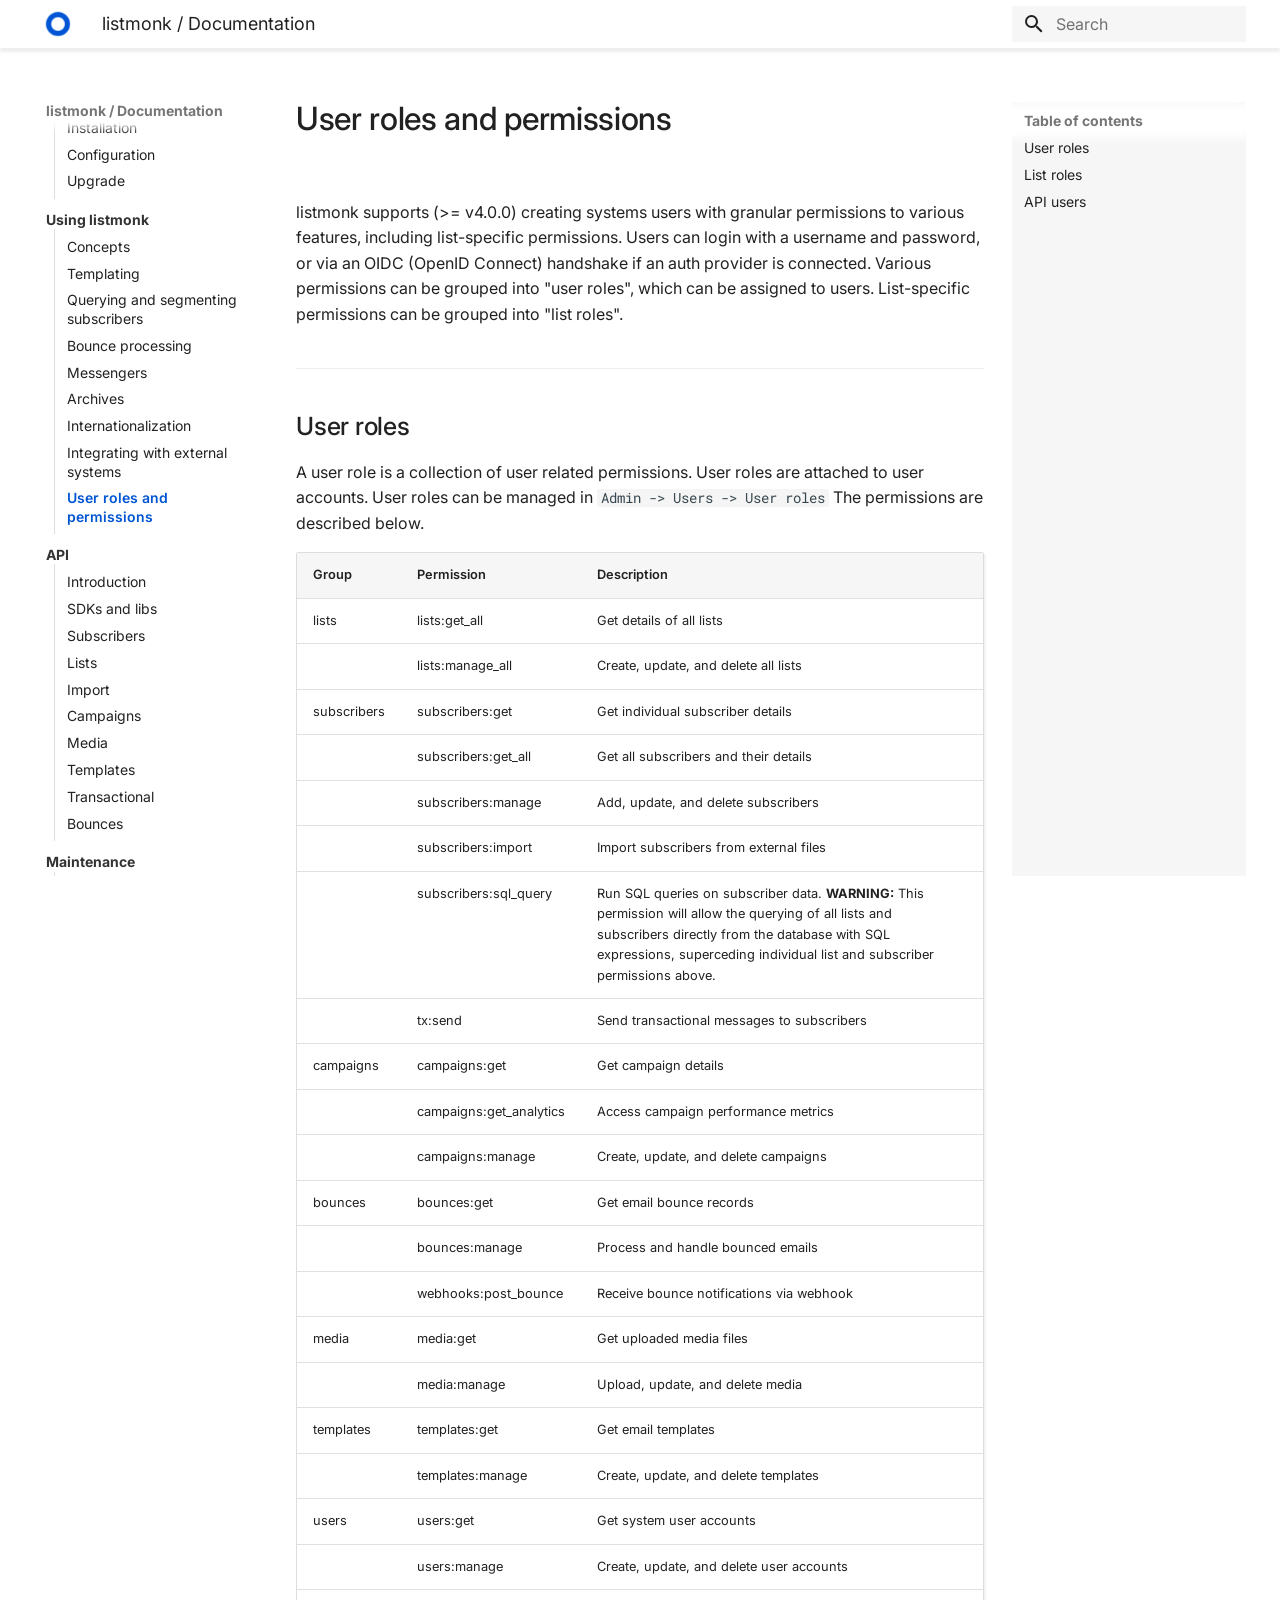
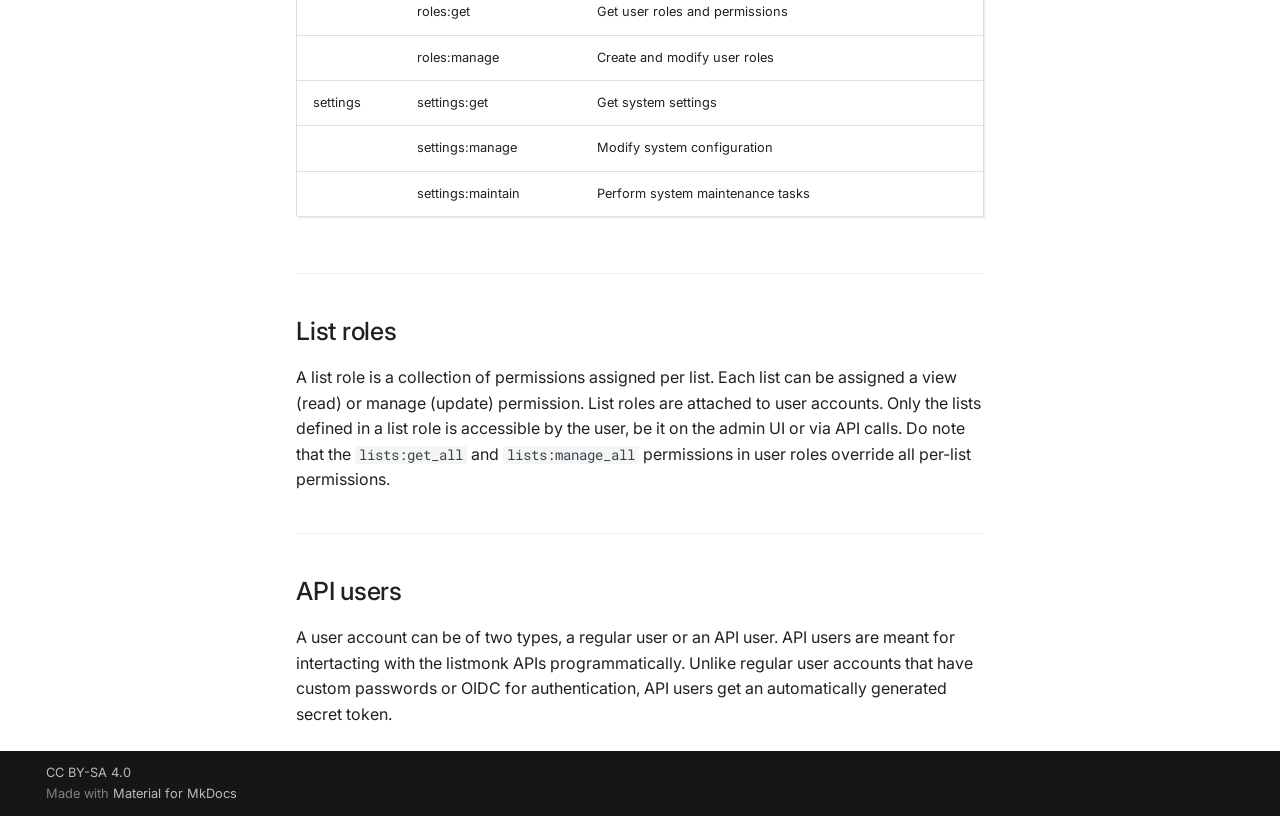
<file: docs/roles-and-permissions/index.html>
<!doctype html>
<html lang="en" class="no-js">
  <head>
    
      <meta charset="utf-8">
      <meta name="viewport" content="width=device-width,initial-scale=1">
      
      
      
      
        <link rel="prev" href="../external-integration/">
      
      
        <link rel="next" href="../apis/apis/">
      
      
      <link rel="icon" href="../images/favicon.png">
      <meta name="generator" content="mkdocs-1.6.1, mkdocs-material-9.6.12">
    
    
      
        <title>User roles and permissions - listmonk / Documentation</title>
      
    
    
      <link rel="stylesheet" href="../assets/stylesheets/main.2afb09e1.min.css">
      
        
        <link rel="stylesheet" href="../assets/stylesheets/palette.06af60db.min.css">
      
      


    
    
      
    
    
      
        
        
        <link rel="preconnect" href="https://fonts.gstatic.com" crossorigin>
        <link rel="stylesheet" href="https://fonts.googleapis.com/css?family=Inter:300,300i,400,400i,700,700i%7CRoboto+Mono:400,400i,700,700i&display=fallback">
        <style>:root{--md-text-font:"Inter";--md-code-font:"Roboto Mono"}</style>
      
    
    
      <link rel="stylesheet" href="../static/style.css">
    
    <script>__md_scope=new URL("..",location),__md_hash=e=>[...e].reduce(((e,_)=>(e<<5)-e+_.charCodeAt(0)),0),__md_get=(e,_=localStorage,t=__md_scope)=>JSON.parse(_.getItem(t.pathname+"."+e)),__md_set=(e,_,t=localStorage,a=__md_scope)=>{try{t.setItem(a.pathname+"."+e,JSON.stringify(_))}catch(e){}}</script>
    
      

    
    
    
  </head>
  
  
    
    
    
    
    
    <body dir="ltr" data-md-color-scheme="default" data-md-color-primary="white" data-md-color-accent="red">
  
    
    <input class="md-toggle" data-md-toggle="drawer" type="checkbox" id="__drawer" autocomplete="off">
    <input class="md-toggle" data-md-toggle="search" type="checkbox" id="__search" autocomplete="off">
    <label class="md-overlay" for="__drawer"></label>
    <div data-md-component="skip">
      
        
        <a href="#user-roles" class="md-skip">
          Skip to content
        </a>
      
    </div>
    <div data-md-component="announce">
      
    </div>
    
    
      

  

<header class="md-header md-header--shadow" data-md-component="header">
  <nav class="md-header__inner md-grid" aria-label="Header">
    <a href=".." title="listmonk / Documentation" class="md-header__button md-logo" aria-label="listmonk / Documentation" data-md-component="logo">
      
  <img src="../images/favicon.png" alt="logo">

    </a>
    <label class="md-header__button md-icon" for="__drawer">
      
      <svg xmlns="http://www.w3.org/2000/svg" viewBox="0 0 24 24"><path d="M3 6h18v2H3zm0 5h18v2H3zm0 5h18v2H3z"/></svg>
    </label>
    <div class="md-header__title" data-md-component="header-title">
      <div class="md-header__ellipsis">
        <div class="md-header__topic">
          <span class="md-ellipsis">
            listmonk / Documentation
          </span>
        </div>
        <div class="md-header__topic" data-md-component="header-topic">
          <span class="md-ellipsis">
            
              User roles and permissions
            
          </span>
        </div>
      </div>
    </div>
    
      
    
    
    
    
      
      
        <label class="md-header__button md-icon" for="__search">
          
          <svg xmlns="http://www.w3.org/2000/svg" viewBox="0 0 24 24"><path d="M9.5 3A6.5 6.5 0 0 1 16 9.5c0 1.61-.59 3.09-1.56 4.23l.27.27h.79l5 5-1.5 1.5-5-5v-.79l-.27-.27A6.52 6.52 0 0 1 9.5 16 6.5 6.5 0 0 1 3 9.5 6.5 6.5 0 0 1 9.5 3m0 2C7 5 5 7 5 9.5S7 14 9.5 14 14 12 14 9.5 12 5 9.5 5"/></svg>
        </label>
        <div class="md-search" data-md-component="search" role="dialog">
  <label class="md-search__overlay" for="__search"></label>
  <div class="md-search__inner" role="search">
    <form class="md-search__form" name="search">
      <input type="text" class="md-search__input" name="query" aria-label="Search" placeholder="Search" autocapitalize="off" autocorrect="off" autocomplete="off" spellcheck="false" data-md-component="search-query" required>
      <label class="md-search__icon md-icon" for="__search">
        
        <svg xmlns="http://www.w3.org/2000/svg" viewBox="0 0 24 24"><path d="M9.5 3A6.5 6.5 0 0 1 16 9.5c0 1.61-.59 3.09-1.56 4.23l.27.27h.79l5 5-1.5 1.5-5-5v-.79l-.27-.27A6.52 6.52 0 0 1 9.5 16 6.5 6.5 0 0 1 3 9.5 6.5 6.5 0 0 1 9.5 3m0 2C7 5 5 7 5 9.5S7 14 9.5 14 14 12 14 9.5 12 5 9.5 5"/></svg>
        
        <svg xmlns="http://www.w3.org/2000/svg" viewBox="0 0 24 24"><path d="M20 11v2H8l5.5 5.5-1.42 1.42L4.16 12l7.92-7.92L13.5 5.5 8 11z"/></svg>
      </label>
      <nav class="md-search__options" aria-label="Search">
        
        <button type="reset" class="md-search__icon md-icon" title="Clear" aria-label="Clear" tabindex="-1">
          
          <svg xmlns="http://www.w3.org/2000/svg" viewBox="0 0 24 24"><path d="M19 6.41 17.59 5 12 10.59 6.41 5 5 6.41 10.59 12 5 17.59 6.41 19 12 13.41 17.59 19 19 17.59 13.41 12z"/></svg>
        </button>
      </nav>
      
    </form>
    <div class="md-search__output">
      <div class="md-search__scrollwrap" tabindex="0" data-md-scrollfix>
        <div class="md-search-result" data-md-component="search-result">
          <div class="md-search-result__meta">
            Initializing search
          </div>
          <ol class="md-search-result__list" role="presentation"></ol>
        </div>
      </div>
    </div>
  </div>
</div>
      
    
    
  </nav>
  
</header>
    
    <div class="md-container" data-md-component="container">
      
      
        
          
        
      
      <main class="md-main" data-md-component="main">
        <div class="md-main__inner md-grid">
          
            
              
              <div class="md-sidebar md-sidebar--primary" data-md-component="sidebar" data-md-type="navigation" >
                <div class="md-sidebar__scrollwrap">
                  <div class="md-sidebar__inner">
                    



<nav class="md-nav md-nav--primary" aria-label="Navigation" data-md-level="0">
  <label class="md-nav__title" for="__drawer">
    <a href=".." title="listmonk / Documentation" class="md-nav__button md-logo" aria-label="listmonk / Documentation" data-md-component="logo">
      
  <img src="../images/favicon.png" alt="logo">

    </a>
    listmonk / Documentation
  </label>
  
  <ul class="md-nav__list" data-md-scrollfix>
    
      
      
  
  
  
  
    <li class="md-nav__item">
      <a href=".." class="md-nav__link">
        
  
  
  <span class="md-ellipsis">
    Introduction
    
  </span>
  

      </a>
    </li>
  

    
      
      
  
  
  
  
    
    
      
        
      
        
      
        
      
    
    
    
      
        
        
      
    
    
    <li class="md-nav__item md-nav__item--section md-nav__item--nested">
      
        
        
        <input class="md-nav__toggle md-toggle " type="checkbox" id="__nav_2" >
        
          
          <label class="md-nav__link" for="__nav_2" id="__nav_2_label" tabindex="">
            
  
  
  <span class="md-ellipsis">
    Getting Started
    
  </span>
  

            <span class="md-nav__icon md-icon"></span>
          </label>
        
        <nav class="md-nav" data-md-level="1" aria-labelledby="__nav_2_label" aria-expanded="false">
          <label class="md-nav__title" for="__nav_2">
            <span class="md-nav__icon md-icon"></span>
            Getting Started
          </label>
          <ul class="md-nav__list" data-md-scrollfix>
            
              
                
  
  
  
  
    <li class="md-nav__item">
      <a href="../installation/" class="md-nav__link">
        
  
  
  <span class="md-ellipsis">
    Installation
    
  </span>
  

      </a>
    </li>
  

              
            
              
                
  
  
  
  
    <li class="md-nav__item">
      <a href="../configuration/" class="md-nav__link">
        
  
  
  <span class="md-ellipsis">
    Configuration
    
  </span>
  

      </a>
    </li>
  

              
            
              
                
  
  
  
  
    <li class="md-nav__item">
      <a href="../upgrade/" class="md-nav__link">
        
  
  
  <span class="md-ellipsis">
    Upgrade
    
  </span>
  

      </a>
    </li>
  

              
            
          </ul>
        </nav>
      
    </li>
  

    
      
      
  
  
    
  
  
  
    
    
      
        
      
        
      
        
      
        
      
        
      
        
      
        
      
        
      
        
      
    
    
    
      
        
        
      
    
    
    <li class="md-nav__item md-nav__item--active md-nav__item--section md-nav__item--nested">
      
        
        
        <input class="md-nav__toggle md-toggle " type="checkbox" id="__nav_3" checked>
        
          
          <label class="md-nav__link" for="__nav_3" id="__nav_3_label" tabindex="">
            
  
  
  <span class="md-ellipsis">
    Using listmonk
    
  </span>
  

            <span class="md-nav__icon md-icon"></span>
          </label>
        
        <nav class="md-nav" data-md-level="1" aria-labelledby="__nav_3_label" aria-expanded="true">
          <label class="md-nav__title" for="__nav_3">
            <span class="md-nav__icon md-icon"></span>
            Using listmonk
          </label>
          <ul class="md-nav__list" data-md-scrollfix>
            
              
                
  
  
  
  
    <li class="md-nav__item">
      <a href="../concepts/" class="md-nav__link">
        
  
  
  <span class="md-ellipsis">
    Concepts
    
  </span>
  

      </a>
    </li>
  

              
            
              
                
  
  
  
  
    <li class="md-nav__item">
      <a href="../templating/" class="md-nav__link">
        
  
  
  <span class="md-ellipsis">
    Templating
    
  </span>
  

      </a>
    </li>
  

              
            
              
                
  
  
  
  
    <li class="md-nav__item">
      <a href="../querying-and-segmentation/" class="md-nav__link">
        
  
  
  <span class="md-ellipsis">
    Querying and segmenting subscribers
    
  </span>
  

      </a>
    </li>
  

              
            
              
                
  
  
  
  
    <li class="md-nav__item">
      <a href="../bounces/" class="md-nav__link">
        
  
  
  <span class="md-ellipsis">
    Bounce processing
    
  </span>
  

      </a>
    </li>
  

              
            
              
                
  
  
  
  
    <li class="md-nav__item">
      <a href="../messengers/" class="md-nav__link">
        
  
  
  <span class="md-ellipsis">
    Messengers
    
  </span>
  

      </a>
    </li>
  

              
            
              
                
  
  
  
  
    <li class="md-nav__item">
      <a href="../archives/" class="md-nav__link">
        
  
  
  <span class="md-ellipsis">
    Archives
    
  </span>
  

      </a>
    </li>
  

              
            
              
                
  
  
  
  
    <li class="md-nav__item">
      <a href="../i18n/" class="md-nav__link">
        
  
  
  <span class="md-ellipsis">
    Internationalization
    
  </span>
  

      </a>
    </li>
  

              
            
              
                
  
  
  
  
    <li class="md-nav__item">
      <a href="../external-integration/" class="md-nav__link">
        
  
  
  <span class="md-ellipsis">
    Integrating with external systems
    
  </span>
  

      </a>
    </li>
  

              
            
              
                
  
  
    
  
  
  
    <li class="md-nav__item md-nav__item--active">
      
      <input class="md-nav__toggle md-toggle" type="checkbox" id="__toc">
      
      
      
        <label class="md-nav__link md-nav__link--active" for="__toc">
          
  
  
  <span class="md-ellipsis">
    User roles and permissions
    
  </span>
  

          <span class="md-nav__icon md-icon"></span>
        </label>
      
      <a href="./" class="md-nav__link md-nav__link--active">
        
  
  
  <span class="md-ellipsis">
    User roles and permissions
    
  </span>
  

      </a>
      
        

<nav class="md-nav md-nav--secondary" aria-label="Table of contents">
  
  
  
  
    <label class="md-nav__title" for="__toc">
      <span class="md-nav__icon md-icon"></span>
      Table of contents
    </label>
    <ul class="md-nav__list" data-md-component="toc" data-md-scrollfix>
      
        <li class="md-nav__item">
  <a href="#user-roles" class="md-nav__link">
    <span class="md-ellipsis">
      User roles
    </span>
  </a>
  
</li>
      
        <li class="md-nav__item">
  <a href="#list-roles" class="md-nav__link">
    <span class="md-ellipsis">
      List roles
    </span>
  </a>
  
</li>
      
        <li class="md-nav__item">
  <a href="#api-users" class="md-nav__link">
    <span class="md-ellipsis">
      API users
    </span>
  </a>
  
</li>
      
    </ul>
  
</nav>
      
    </li>
  

              
            
          </ul>
        </nav>
      
    </li>
  

    
      
      
  
  
  
  
    
    
      
        
      
        
      
        
      
        
      
        
      
        
      
        
      
        
      
        
      
        
      
    
    
    
      
        
        
      
    
    
    <li class="md-nav__item md-nav__item--section md-nav__item--nested">
      
        
        
        <input class="md-nav__toggle md-toggle " type="checkbox" id="__nav_4" >
        
          
          <label class="md-nav__link" for="__nav_4" id="__nav_4_label" tabindex="">
            
  
  
  <span class="md-ellipsis">
    API
    
  </span>
  

            <span class="md-nav__icon md-icon"></span>
          </label>
        
        <nav class="md-nav" data-md-level="1" aria-labelledby="__nav_4_label" aria-expanded="false">
          <label class="md-nav__title" for="__nav_4">
            <span class="md-nav__icon md-icon"></span>
            API
          </label>
          <ul class="md-nav__list" data-md-scrollfix>
            
              
                
  
  
  
  
    <li class="md-nav__item">
      <a href="../apis/apis/" class="md-nav__link">
        
  
  
  <span class="md-ellipsis">
    Introduction
    
  </span>
  

      </a>
    </li>
  

              
            
              
                
  
  
  
  
    <li class="md-nav__item">
      <a href="../apis/sdks/" class="md-nav__link">
        
  
  
  <span class="md-ellipsis">
    SDKs and libs
    
  </span>
  

      </a>
    </li>
  

              
            
              
                
  
  
  
  
    <li class="md-nav__item">
      <a href="../apis/subscribers/" class="md-nav__link">
        
  
  
  <span class="md-ellipsis">
    Subscribers
    
  </span>
  

      </a>
    </li>
  

              
            
              
                
  
  
  
  
    <li class="md-nav__item">
      <a href="../apis/lists/" class="md-nav__link">
        
  
  
  <span class="md-ellipsis">
    Lists
    
  </span>
  

      </a>
    </li>
  

              
            
              
                
  
  
  
  
    <li class="md-nav__item">
      <a href="../apis/import/" class="md-nav__link">
        
  
  
  <span class="md-ellipsis">
    Import
    
  </span>
  

      </a>
    </li>
  

              
            
              
                
  
  
  
  
    <li class="md-nav__item">
      <a href="../apis/campaigns/" class="md-nav__link">
        
  
  
  <span class="md-ellipsis">
    Campaigns
    
  </span>
  

      </a>
    </li>
  

              
            
              
                
  
  
  
  
    <li class="md-nav__item">
      <a href="../apis/media/" class="md-nav__link">
        
  
  
  <span class="md-ellipsis">
    Media
    
  </span>
  

      </a>
    </li>
  

              
            
              
                
  
  
  
  
    <li class="md-nav__item">
      <a href="../apis/templates/" class="md-nav__link">
        
  
  
  <span class="md-ellipsis">
    Templates
    
  </span>
  

      </a>
    </li>
  

              
            
              
                
  
  
  
  
    <li class="md-nav__item">
      <a href="../apis/transactional/" class="md-nav__link">
        
  
  
  <span class="md-ellipsis">
    Transactional
    
  </span>
  

      </a>
    </li>
  

              
            
              
                
  
  
  
  
    <li class="md-nav__item">
      <a href="../apis/bounces/" class="md-nav__link">
        
  
  
  <span class="md-ellipsis">
    Bounces
    
  </span>
  

      </a>
    </li>
  

              
            
          </ul>
        </nav>
      
    </li>
  

    
      
      
  
  
  
  
    
    
      
        
      
    
    
    
      
        
        
      
    
    
    <li class="md-nav__item md-nav__item--section md-nav__item--nested">
      
        
        
        <input class="md-nav__toggle md-toggle " type="checkbox" id="__nav_5" >
        
          
          <label class="md-nav__link" for="__nav_5" id="__nav_5_label" tabindex="">
            
  
  
  <span class="md-ellipsis">
    Maintenance
    
  </span>
  

            <span class="md-nav__icon md-icon"></span>
          </label>
        
        <nav class="md-nav" data-md-level="1" aria-labelledby="__nav_5_label" aria-expanded="false">
          <label class="md-nav__title" for="__nav_5">
            <span class="md-nav__icon md-icon"></span>
            Maintenance
          </label>
          <ul class="md-nav__list" data-md-scrollfix>
            
              
                
  
  
  
  
    <li class="md-nav__item">
      <a href="../maintenance/performance/" class="md-nav__link">
        
  
  
  <span class="md-ellipsis">
    Performance
    
  </span>
  

      </a>
    </li>
  

              
            
          </ul>
        </nav>
      
    </li>
  

    
      
      
  
  
  
  
    
    
      
        
      
    
    
    
      
        
        
      
    
    
    <li class="md-nav__item md-nav__item--section md-nav__item--nested">
      
        
        
        <input class="md-nav__toggle md-toggle " type="checkbox" id="__nav_6" >
        
          
          <label class="md-nav__link" for="__nav_6" id="__nav_6_label" tabindex="">
            
  
  
  <span class="md-ellipsis">
    Contributions
    
  </span>
  

            <span class="md-nav__icon md-icon"></span>
          </label>
        
        <nav class="md-nav" data-md-level="1" aria-labelledby="__nav_6_label" aria-expanded="false">
          <label class="md-nav__title" for="__nav_6">
            <span class="md-nav__icon md-icon"></span>
            Contributions
          </label>
          <ul class="md-nav__list" data-md-scrollfix>
            
              
                
  
  
  
  
    <li class="md-nav__item">
      <a href="../developer-setup/" class="md-nav__link">
        
  
  
  <span class="md-ellipsis">
    Developer setup
    
  </span>
  

      </a>
    </li>
  

              
            
          </ul>
        </nav>
      
    </li>
  

    
  </ul>
</nav>
                  </div>
                </div>
              </div>
            
            
              
              <div class="md-sidebar md-sidebar--secondary" data-md-component="sidebar" data-md-type="toc" >
                <div class="md-sidebar__scrollwrap">
                  <div class="md-sidebar__inner">
                    

<nav class="md-nav md-nav--secondary" aria-label="Table of contents">
  
  
  
  
    <label class="md-nav__title" for="__toc">
      <span class="md-nav__icon md-icon"></span>
      Table of contents
    </label>
    <ul class="md-nav__list" data-md-component="toc" data-md-scrollfix>
      
        <li class="md-nav__item">
  <a href="#user-roles" class="md-nav__link">
    <span class="md-ellipsis">
      User roles
    </span>
  </a>
  
</li>
      
        <li class="md-nav__item">
  <a href="#list-roles" class="md-nav__link">
    <span class="md-ellipsis">
      List roles
    </span>
  </a>
  
</li>
      
        <li class="md-nav__item">
  <a href="#api-users" class="md-nav__link">
    <span class="md-ellipsis">
      API users
    </span>
  </a>
  
</li>
      
    </ul>
  
</nav>
                  </div>
                </div>
              </div>
            
          
          
            <div class="md-content" data-md-component="content">
              <article class="md-content__inner md-typeset">
                
                  



  <h1>User roles and permissions</h1>

<p>listmonk supports (&gt;= v4.0.0) creating systems users with granular permissions to various features, including list-specific permissions. Users can login with a username and password, or via an OIDC (OpenID Connect) handshake if an auth provider is connected. Various permissions can be grouped into "user roles", which can be assigned to users. List-specific permissions can be grouped into "list roles".</p>
<h2 id="user-roles">User roles<a class="headerlink" href="#user-roles" title="Permanent link">&para;</a></h2>
<p>A user role is a collection of user related permissions. User roles are attached to user accounts. User roles can be managed in <code>Admin -&gt; Users -&gt; User roles</code> The permissions are described below.</p>
<table>
<thead>
<tr>
<th>Group</th>
<th>Permission</th>
<th>Description</th>
</tr>
</thead>
<tbody>
<tr>
<td>lists</td>
<td>lists:get_all</td>
<td>Get details of all lists</td>
</tr>
<tr>
<td></td>
<td>lists:manage_all</td>
<td>Create, update, and delete all lists</td>
</tr>
<tr>
<td>subscribers</td>
<td>subscribers:get</td>
<td>Get individual subscriber details</td>
</tr>
<tr>
<td></td>
<td>subscribers:get_all</td>
<td>Get all subscribers and their details</td>
</tr>
<tr>
<td></td>
<td>subscribers:manage</td>
<td>Add, update, and delete subscribers</td>
</tr>
<tr>
<td></td>
<td>subscribers:import</td>
<td>Import subscribers from external files</td>
</tr>
<tr>
<td></td>
<td>subscribers:sql_query</td>
<td>Run SQL queries on subscriber data. <strong>WARNING:</strong> This permission will allow the querying of all lists and subscribers directly from the database with SQL expressions, superceding individual list and subscriber permissions above.</td>
</tr>
<tr>
<td></td>
<td>tx:send</td>
<td>Send transactional messages to subscribers</td>
</tr>
<tr>
<td>campaigns</td>
<td>campaigns:get</td>
<td>Get campaign details</td>
</tr>
<tr>
<td></td>
<td>campaigns:get_analytics</td>
<td>Access campaign performance metrics</td>
</tr>
<tr>
<td></td>
<td>campaigns:manage</td>
<td>Create, update, and delete campaigns</td>
</tr>
<tr>
<td>bounces</td>
<td>bounces:get</td>
<td>Get email bounce records</td>
</tr>
<tr>
<td></td>
<td>bounces:manage</td>
<td>Process and handle bounced emails</td>
</tr>
<tr>
<td></td>
<td>webhooks:post_bounce</td>
<td>Receive bounce notifications via webhook</td>
</tr>
<tr>
<td>media</td>
<td>media:get</td>
<td>Get uploaded media files</td>
</tr>
<tr>
<td></td>
<td>media:manage</td>
<td>Upload, update, and delete media</td>
</tr>
<tr>
<td>templates</td>
<td>templates:get</td>
<td>Get email templates</td>
</tr>
<tr>
<td></td>
<td>templates:manage</td>
<td>Create, update, and delete templates</td>
</tr>
<tr>
<td>users</td>
<td>users:get</td>
<td>Get system user accounts</td>
</tr>
<tr>
<td></td>
<td>users:manage</td>
<td>Create, update, and delete user accounts</td>
</tr>
<tr>
<td></td>
<td>roles:get</td>
<td>Get user roles and permissions</td>
</tr>
<tr>
<td></td>
<td>roles:manage</td>
<td>Create and modify user roles</td>
</tr>
<tr>
<td>settings</td>
<td>settings:get</td>
<td>Get system settings</td>
</tr>
<tr>
<td></td>
<td>settings:manage</td>
<td>Modify system configuration</td>
</tr>
<tr>
<td></td>
<td>settings:maintain</td>
<td>Perform system maintenance tasks</td>
</tr>
</tbody>
</table>
<h2 id="list-roles">List roles<a class="headerlink" href="#list-roles" title="Permanent link">&para;</a></h2>
<p>A list role is a collection of permissions assigned per list. Each list can be assigned a view (read) or manage (update) permission. List roles are attached to user accounts. Only the lists defined in a list role is accessible by the user, be it on the admin UI or via API calls. Do note that the <code>lists:get_all</code> and <code>lists:manage_all</code> permissions in user roles override all per-list permissions.</p>
<h2 id="api-users">API users<a class="headerlink" href="#api-users" title="Permanent link">&para;</a></h2>
<p>A user account can be of two types, a regular user or an API user. API users are meant for intertacting with the listmonk APIs programmatically. Unlike regular user accounts that have custom passwords or OIDC for authentication, API users get an automatically generated secret token.</p>












                
              </article>
            </div>
          
          
<script>var target=document.getElementById(location.hash.slice(1));target&&target.name&&(target.checked=target.name.startsWith("__tabbed_"))</script>
        </div>
        
      </main>
      
        <footer class="md-footer">
  
  <div class="md-footer-meta md-typeset">
    <div class="md-footer-meta__inner md-grid">
      <div class="md-copyright">
  
    <div class="md-copyright__highlight">
      CC BY-SA 4.0
    </div>
  
  
    Made with
    <a href="https://squidfunk.github.io/mkdocs-material/" target="_blank" rel="noopener">
      Material for MkDocs
    </a>
  
</div>
      
    </div>
  </div>
</footer>
      
    </div>
    <div class="md-dialog" data-md-component="dialog">
      <div class="md-dialog__inner md-typeset"></div>
    </div>
    
    
    
      
      <script id="__config" type="application/json">{"base": "..", "features": ["navigation.indexes", "navigation.sections", "content.code.copy"], "search": "../assets/javascripts/workers/search.f8cc74c7.min.js", "tags": null, "translations": {"clipboard.copied": "Copied to clipboard", "clipboard.copy": "Copy to clipboard", "search.result.more.one": "1 more on this page", "search.result.more.other": "# more on this page", "search.result.none": "No matching documents", "search.result.one": "1 matching document", "search.result.other": "# matching documents", "search.result.placeholder": "Type to start searching", "search.result.term.missing": "Missing", "select.version": "Select version"}, "version": null}</script>
    
    
      <script src="../assets/javascripts/bundle.c8b220af.min.js"></script>
      
    
  </body>
</html>
</file>
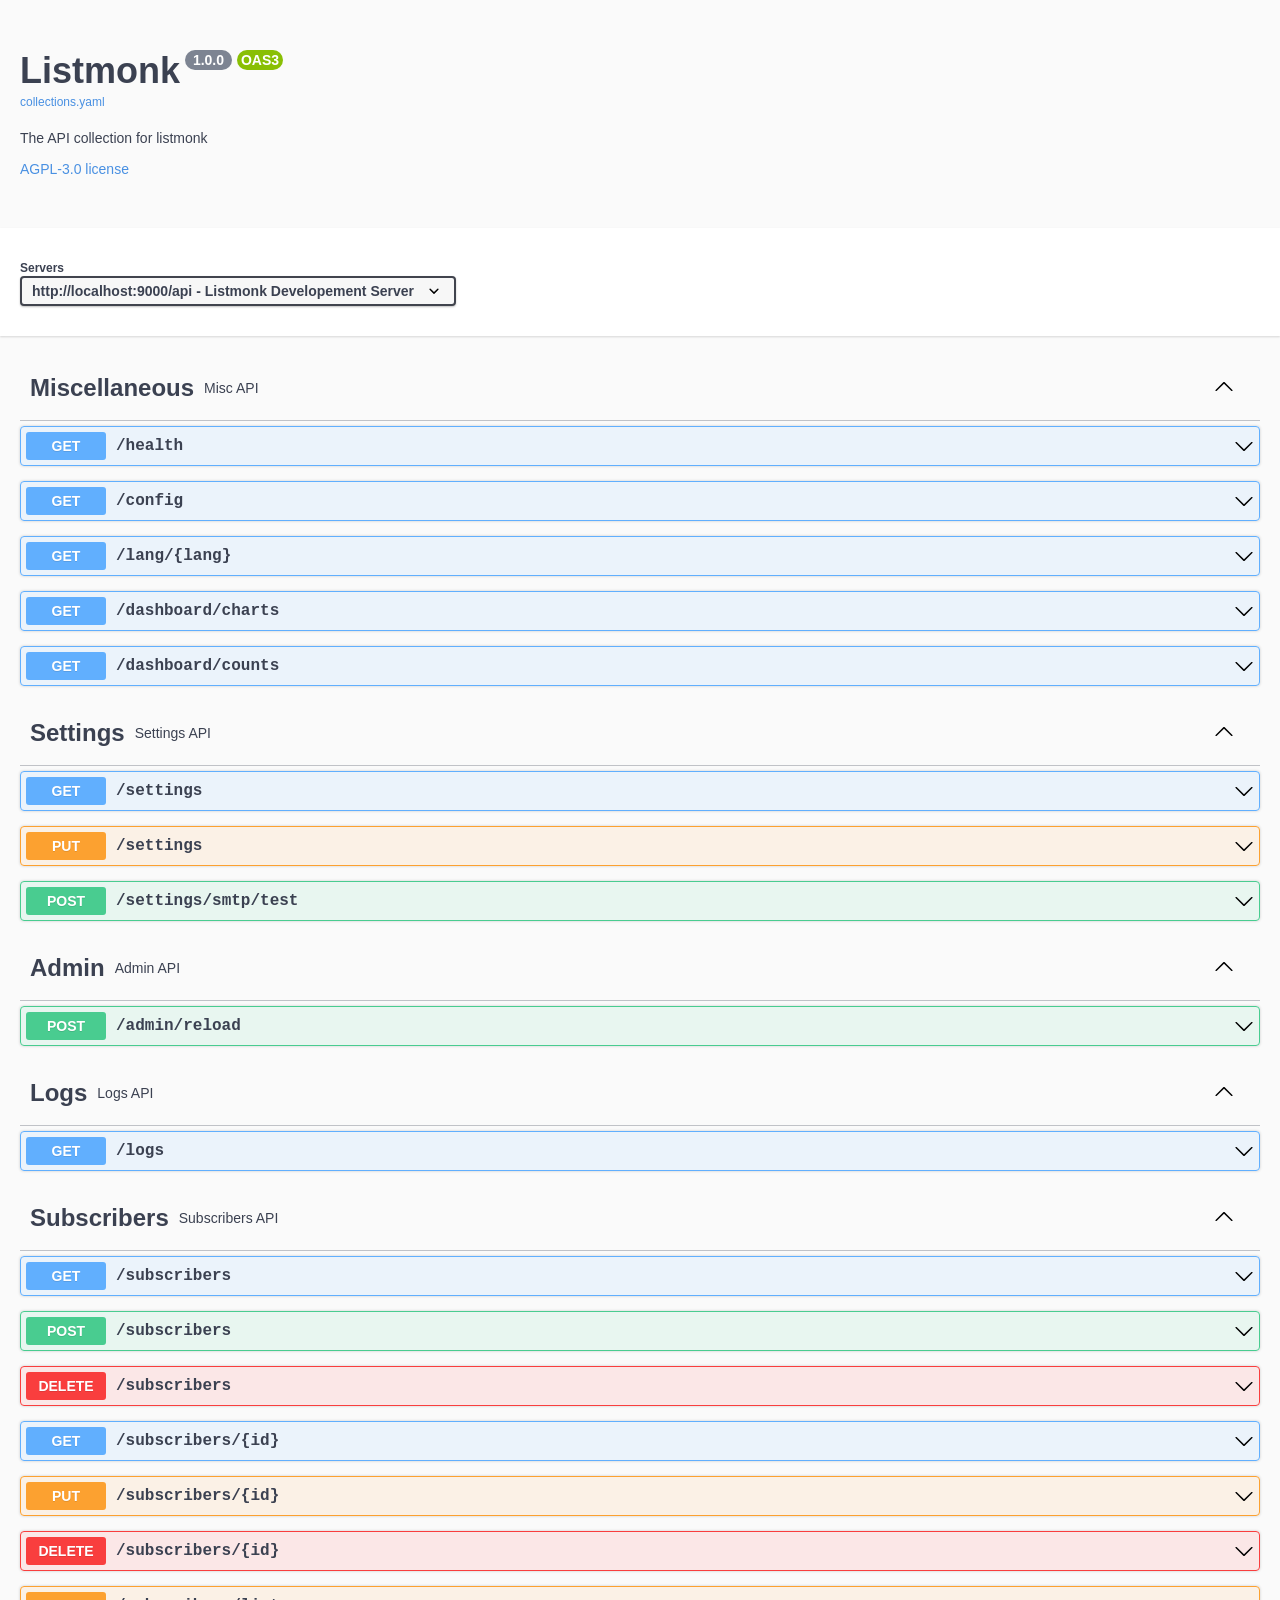
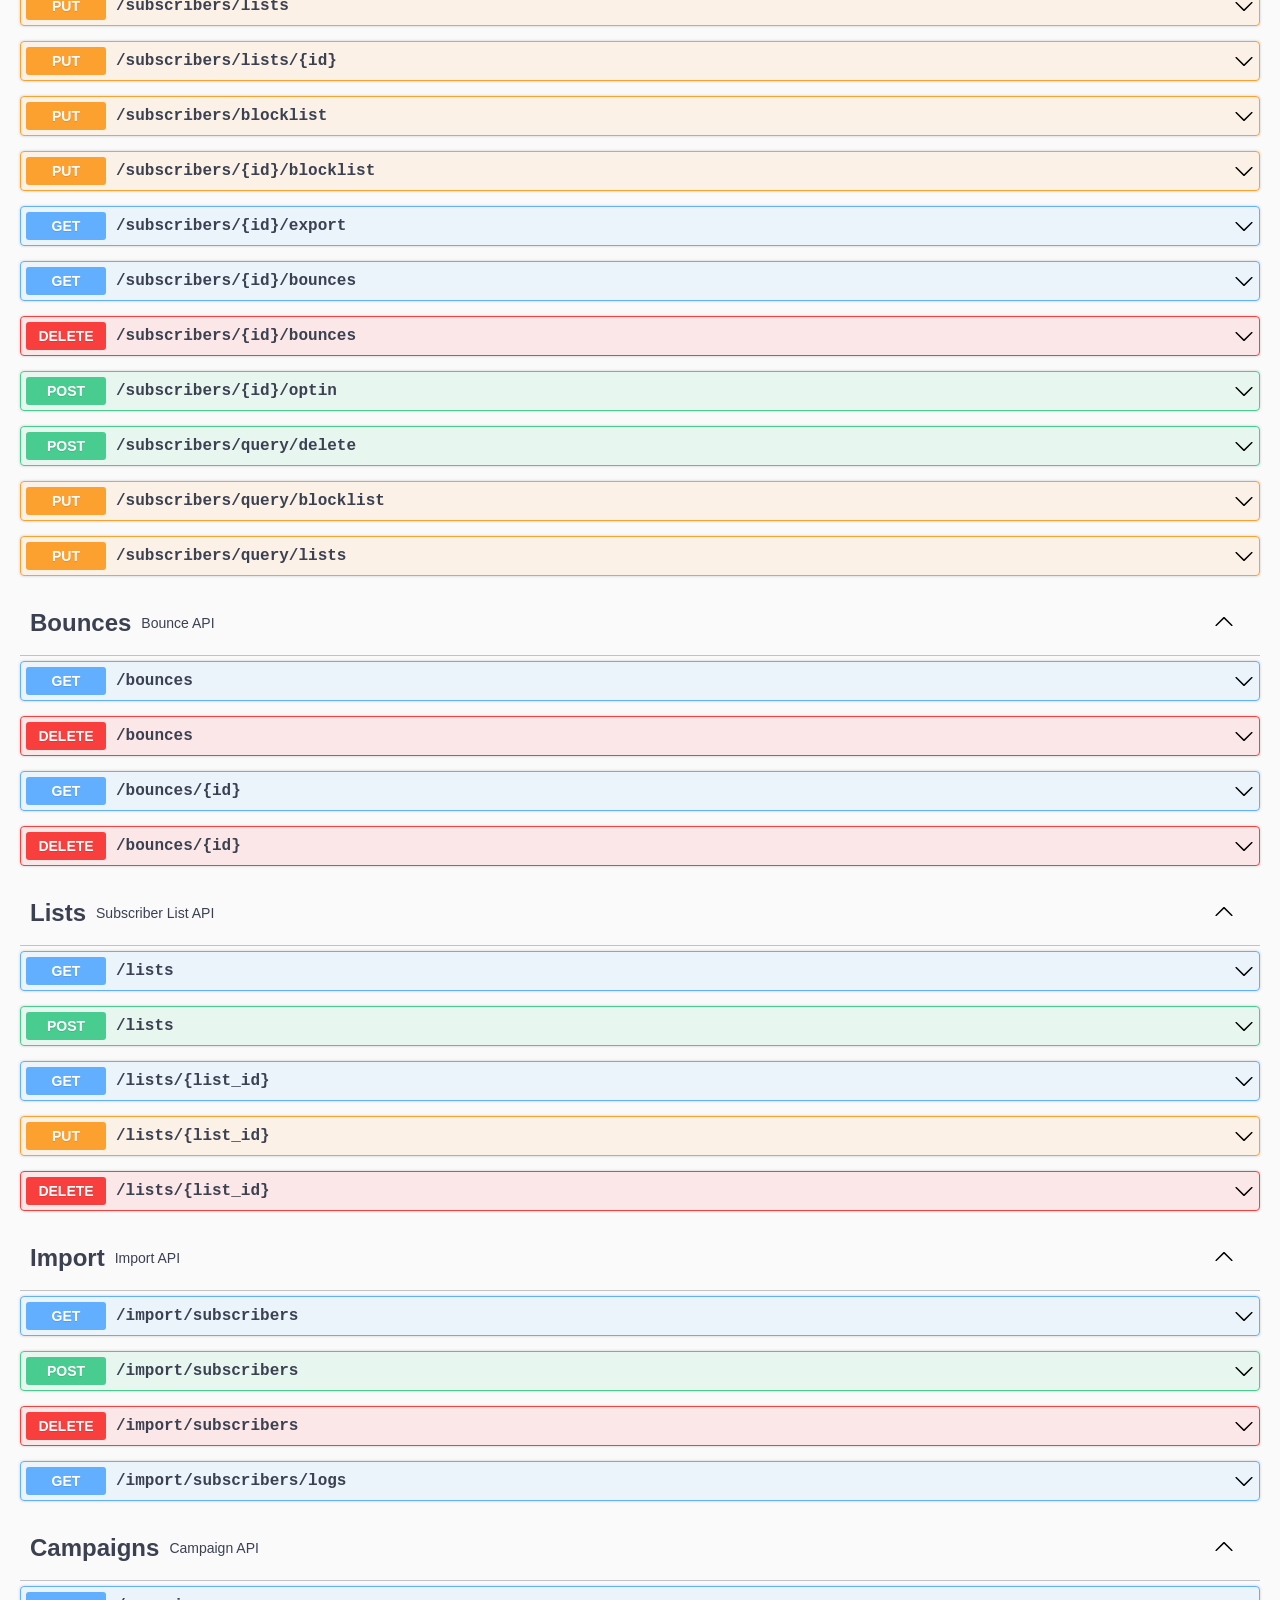
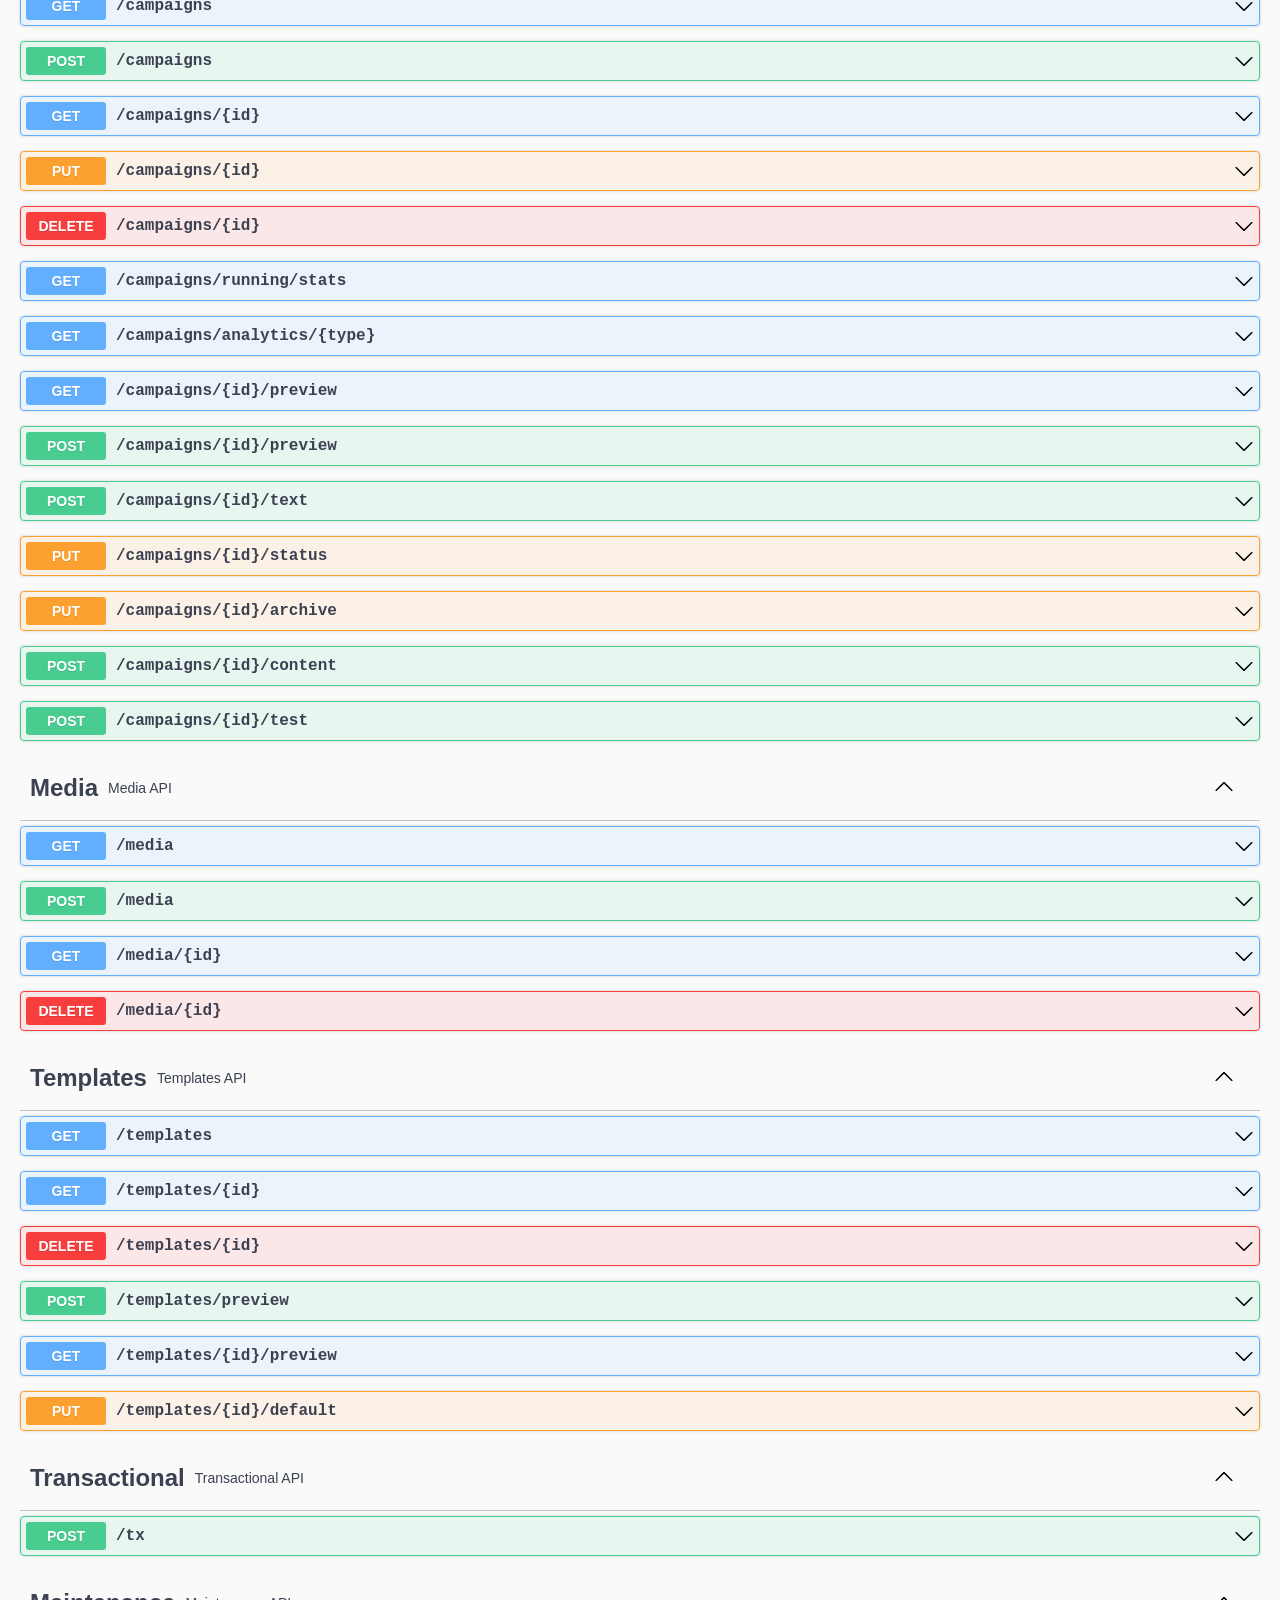
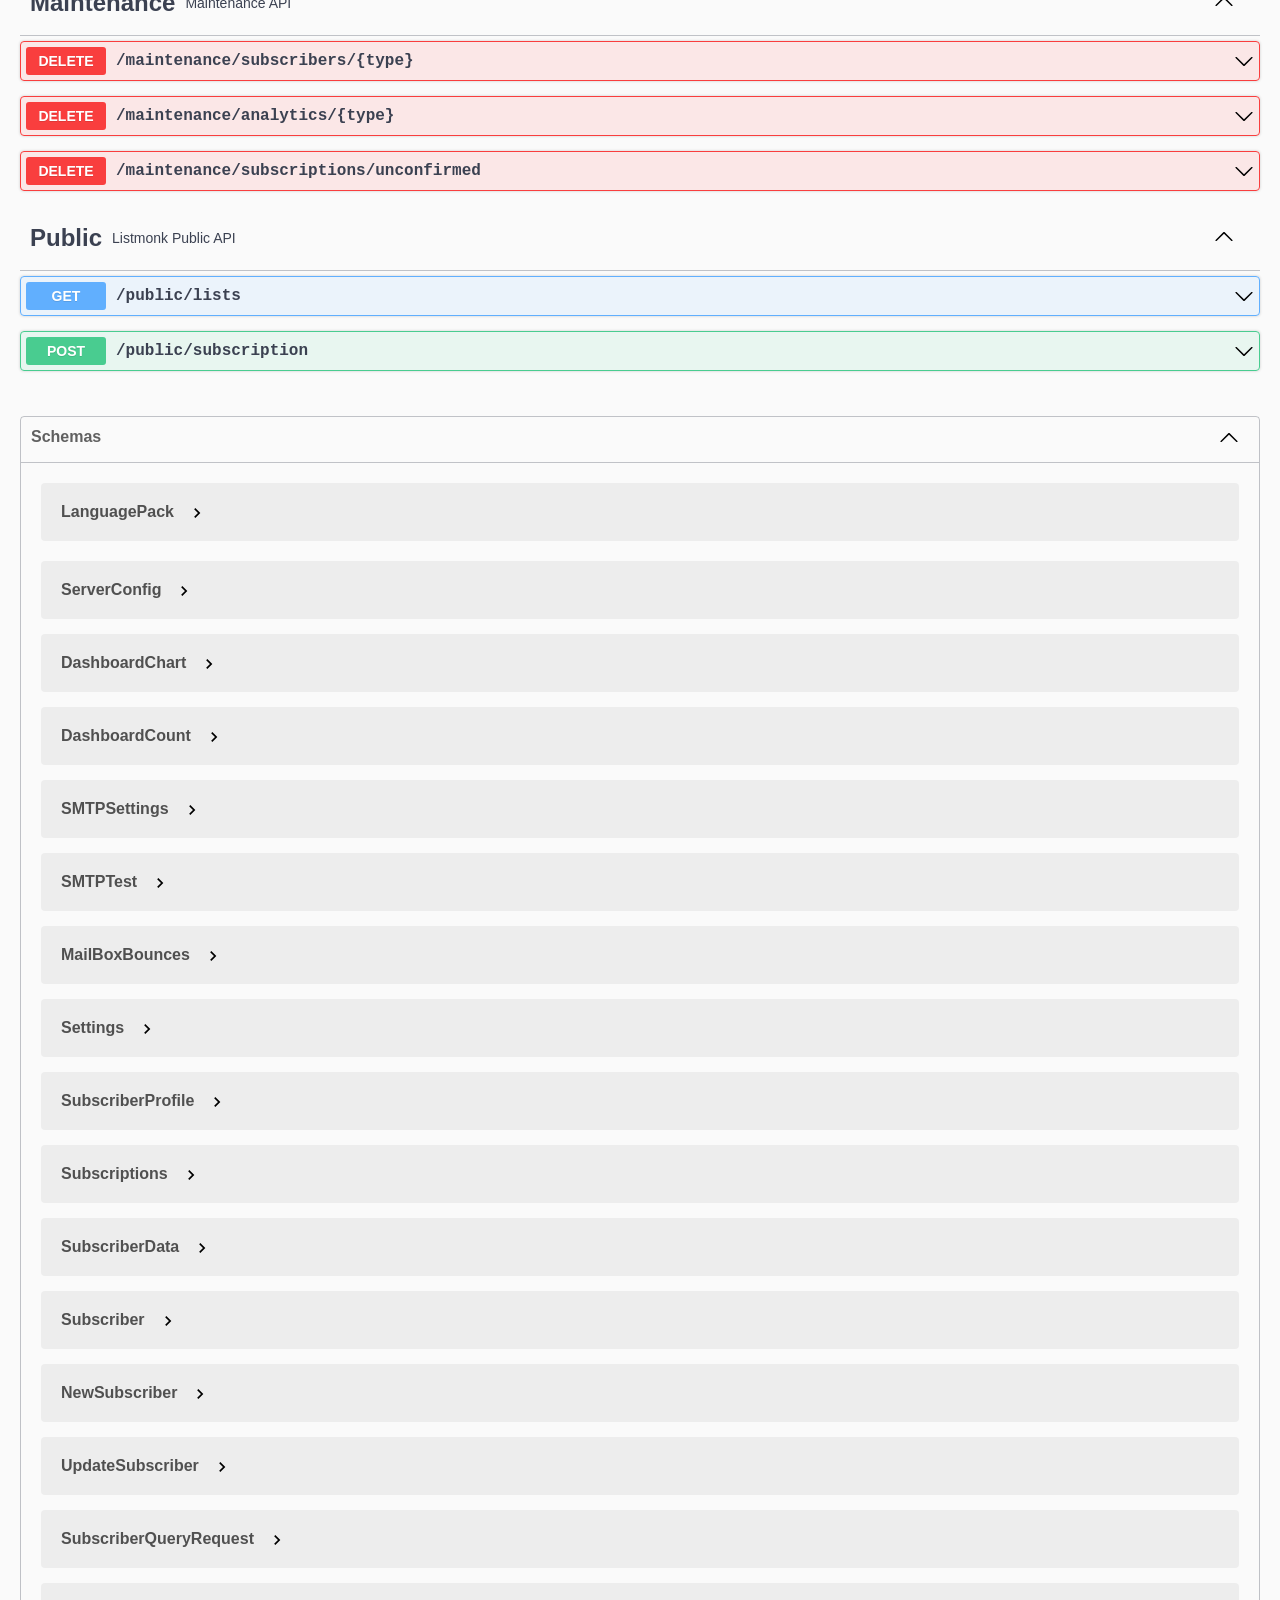
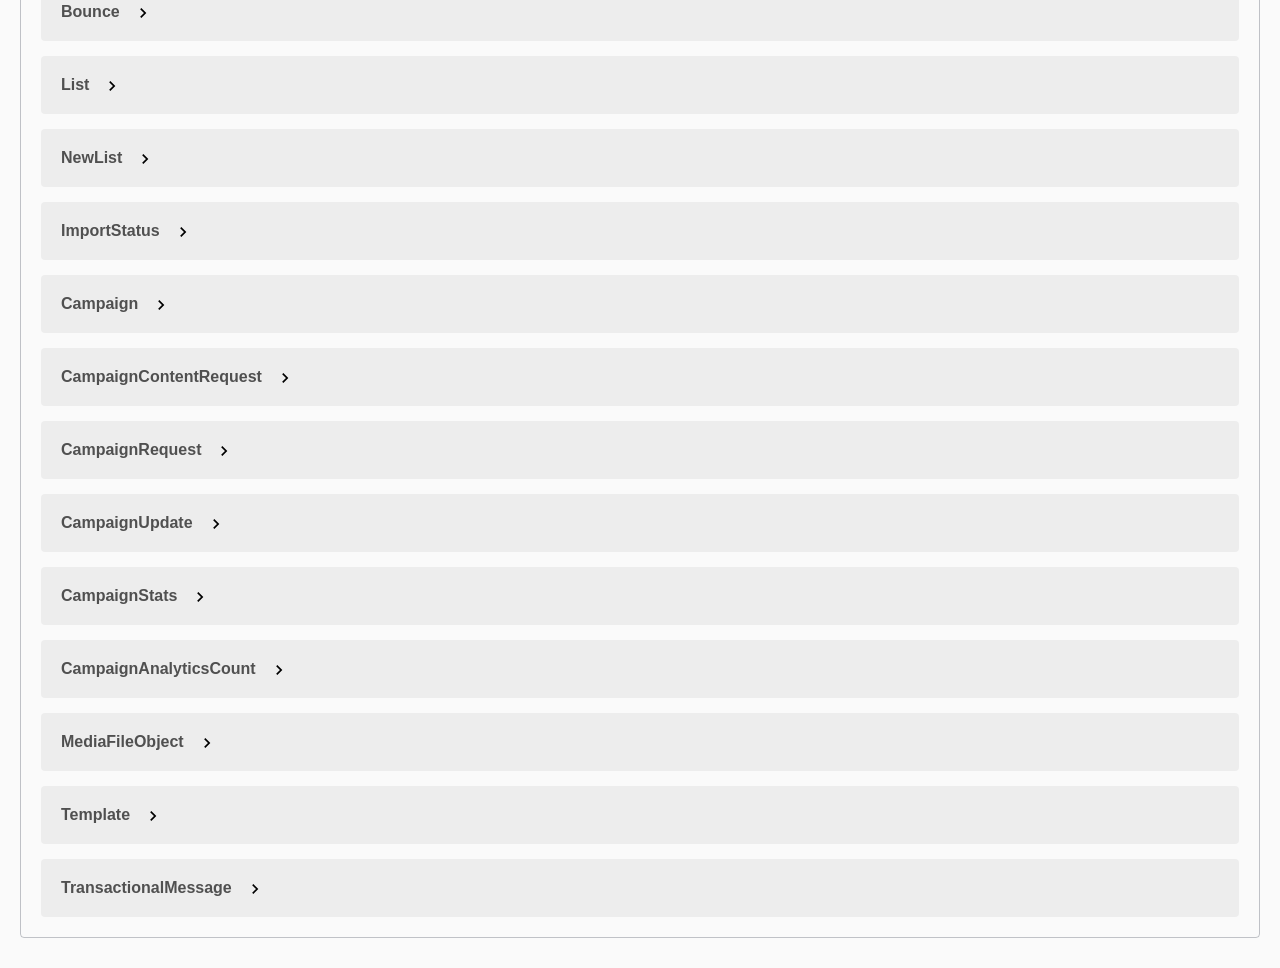
<file: docs/swagger/index.html>
<!-- HTML for static distribution bundle build -->
<!DOCTYPE html>
<html lang="en">
  <head>
    <meta charset="UTF-8">
    <title>Swagger UI</title>
    <link rel="stylesheet" type="text/css" href="./swagger-ui.css" >
    <link rel="icon" type="image/png" href="./favicon-32x32.png" sizes="32x32" />
    <link rel="icon" type="image/png" href="./favicon-16x16.png" sizes="16x16" />
    <style>
      html
      {
        box-sizing: border-box;
        overflow: -moz-scrollbars-vertical;
        overflow-y: scroll;
      }

      *,
      *:before,
      *:after
      {
        box-sizing: inherit;
      }

      body
      {
        margin:0;
        background: #fafafa;
      }
    </style>
  </head>

  <body>
    <div id="swagger-ui"></div>

    <script src="./swagger-ui-bundle.js" charset="UTF-8"> </script>
    <script src="./swagger-ui-standalone-preset.js" charset="UTF-8"> </script>
    <script>
    window.onload = function() {
      // Begin Swagger UI call region
      const ui = SwaggerUIBundle({
        configUrl: "swagger-config.json",
        dom_id: '#swagger-ui'
      })
      // End Swagger UI call region

      window.ui = ui
    }
  </script>
  </body>
</html>
</file>
<file: docs/static/style.css>
body[data-md-color-primary="white"] .md-header[data-md-state="shadow"] {
  background: #fff;
  box-shadow: none;
  color: #333;

  box-shadow: 1px 1px 3px #ddd;
}

.md-typeset .md-typeset__table table {
  border: 1px solid #ddd;
  box-shadow: 2px 2px 0 #f3f3f3;
  overflow: inherit;
}

body[data-md-color-primary="white"] .md-search__input {
  background: #f6f6f6;
  color: #333;
}

body[data-md-color-primary="white"]
  .md-sidebar--secondary
  .md-sidebar__scrollwrap {
  background: #f6f6f6;
  padding: 10px 0;
}

.md-nav__item--section > .md-nav__link[for] {
  color: #333;
}
.md-nav__item--section {
  margin-bottom: 20px;
}
.md-nav__item--nested .md-nav__list {
  margin-left: 20px;
  border-left: 1px solid #ddd;
}

body[data-md-color-primary="white"] a.md-nav__link--active {
  font-weight: 600;
  color: inherit;
  color: #0055d4;
}
body[data-md-color-primary="white"] .md-nav__item a:hover {
  color: #0055d4;
}

body[data-md-color-primary="white"] thead,
body[data-md-color-primary="white"] .md-typeset table:not([class]) th {
  background: #f6f6f6;
  border: 0;
  color: inherit;
  font-weight: 600;
}
table td span {
  font-size: 0.85em;
  color: #bbb;
  display: block;
}

.md-typeset h1, .md-typeset h2 {
  font-weight: 500;
}

body[data-md-color-primary="white"] .md-typeset h1 {
  margin: 4rem 0 0 0;
  color: inherit;
  border-top: 1px solid #ddd;
  padding-top: 2rem;
}
body[data-md-color-primary="white"] .md-typeset h2 {
  border-top: 1px solid #eee;
  padding-top: 2rem;
}

body[data-md-color-primary="white"] .md-content h1:first-child {
  margin: 0 0 3rem 0;
  padding: 0;
  border: 0;
}

body[data-md-color-primary="white"] .md-typeset code {
  word-break: normal;
}

li img {
  background: #fff;
  border-radius: 6px;
  border: 1px solid #e6e6e6;
  box-shadow: 1px 1px 4px #e6e6e6;
  padding: 5px;
  margin-top: 10px;
}

/* This hack places the #anchor-links correctly
by accommodating for the fixed-header's height */
:target:before {
  content: "";
  display: block;
  height: 120px;
  margin-top: -120px;
}

.md-typeset a {
  color: #0055d4;
}
.md-typeset a:hover {
  color: #666 !important;
  text-decoration: underline;
}
.md-typeset hr {
  background: #f6f6f6;
  margin: 60px 0;
  display: block;
}
.md-header--shadow {
  box-shadow: 0 4px 3px #eee;
  transition: none;
}
.md-header__topic:first-child {
  font-weight: normal;
}
</file>
<file: docs/assets/stylesheets/main.2afb09e1.min.css>
@charset "UTF-8";html{-webkit-text-size-adjust:none;-moz-text-size-adjust:none;text-size-adjust:none;box-sizing:border-box}*,:after,:before{box-sizing:inherit}@media (prefers-reduced-motion){*,:after,:before{transition:none!important}}body{margin:0}a,button,input,label{-webkit-tap-highlight-color:transparent}a{color:inherit;text-decoration:none}hr{border:0;box-sizing:initial;display:block;height:.05rem;overflow:visible;padding:0}small{font-size:80%}sub,sup{line-height:1em}img{border-style:none}table{border-collapse:initial;border-spacing:0}td,th{font-weight:400;vertical-align:top}button{background:#0000;border:0;font-family:inherit;font-size:inherit;margin:0;padding:0}input{border:0;outline:none}:root{--md-primary-fg-color:#4051b5;--md-primary-fg-color--light:#5d6cc0;--md-primary-fg-color--dark:#303fa1;--md-primary-bg-color:#fff;--md-primary-bg-color--light:#ffffffb3;--md-accent-fg-color:#526cfe;--md-accent-fg-color--transparent:#526cfe1a;--md-accent-bg-color:#fff;--md-accent-bg-color--light:#ffffffb3}[data-md-color-scheme=default]{color-scheme:light}[data-md-color-scheme=default] img[src$="#gh-dark-mode-only"],[data-md-color-scheme=default] img[src$="#only-dark"]{display:none}:root,[data-md-color-scheme=default]{--md-hue:225deg;--md-default-fg-color:#000000de;--md-default-fg-color--light:#0000008a;--md-default-fg-color--lighter:#00000052;--md-default-fg-color--lightest:#00000012;--md-default-bg-color:#fff;--md-default-bg-color--light:#ffffffb3;--md-default-bg-color--lighter:#ffffff4d;--md-default-bg-color--lightest:#ffffff1f;--md-code-fg-color:#36464e;--md-code-bg-color:#f5f5f5;--md-code-hl-color:#4287ff;--md-code-hl-color--light:#4287ff1a;--md-code-hl-number-color:#d52a2a;--md-code-hl-special-color:#db1457;--md-code-hl-function-color:#a846b9;--md-code-hl-constant-color:#6e59d9;--md-code-hl-keyword-color:#3f6ec6;--md-code-hl-string-color:#1c7d4d;--md-code-hl-name-color:var(--md-code-fg-color);--md-code-hl-operator-color:var(--md-default-fg-color--light);--md-code-hl-punctuation-color:var(--md-default-fg-color--light);--md-code-hl-comment-color:var(--md-default-fg-color--light);--md-code-hl-generic-color:var(--md-default-fg-color--light);--md-code-hl-variable-color:var(--md-default-fg-color--light);--md-typeset-color:var(--md-default-fg-color);--md-typeset-a-color:var(--md-primary-fg-color);--md-typeset-del-color:#f5503d26;--md-typeset-ins-color:#0bd57026;--md-typeset-kbd-color:#fafafa;--md-typeset-kbd-accent-color:#fff;--md-typeset-kbd-border-color:#b8b8b8;--md-typeset-mark-color:#ffff0080;--md-typeset-table-color:#0000001f;--md-typeset-table-color--light:rgba(0,0,0,.035);--md-admonition-fg-color:var(--md-default-fg-color);--md-admonition-bg-color:var(--md-default-bg-color);--md-warning-fg-color:#000000de;--md-warning-bg-color:#ff9;--md-footer-fg-color:#fff;--md-footer-fg-color--light:#ffffffb3;--md-footer-fg-color--lighter:#ffffff73;--md-footer-bg-color:#000000de;--md-footer-bg-color--dark:#00000052;--md-shadow-z1:0 0.2rem 0.5rem #0000000d,0 0 0.05rem #0000001a;--md-shadow-z2:0 0.2rem 0.5rem #0000001a,0 0 0.05rem #00000040;--md-shadow-z3:0 0.2rem 0.5rem #0003,0 0 0.05rem #00000059}.md-icon svg{fill:currentcolor;display:block;height:1.2rem;width:1.2rem}body{-webkit-font-smoothing:antialiased;-moz-osx-font-smoothing:grayscale;--md-text-font-family:var(--md-text-font,_),-apple-system,BlinkMacSystemFont,Helvetica,Arial,sans-serif;--md-code-font-family:var(--md-code-font,_),SFMono-Regular,Consolas,Menlo,monospace}aside,body,input{font-feature-settings:"kern","liga";color:var(--md-typeset-color);font-family:var(--md-text-font-family)}code,kbd,pre{font-feature-settings:"kern";font-family:var(--md-code-font-family)}:root{--md-typeset-table-sort-icon:url('data:image/svg+xml;charset=utf-8,<svg xmlns="http://www.w3.org/2000/svg" viewBox="0 0 24 24"><path d="m18 21-4-4h3V7h-3l4-4 4 4h-3v10h3M2 19v-2h10v2M2 13v-2h7v2M2 7V5h4v2z"/></svg>');--md-typeset-table-sort-icon--asc:url('data:image/svg+xml;charset=utf-8,<svg xmlns="http://www.w3.org/2000/svg" viewBox="0 0 24 24"><path d="M19 17h3l-4 4-4-4h3V3h2M2 17h10v2H2M6 5v2H2V5m0 6h7v2H2z"/></svg>');--md-typeset-table-sort-icon--desc:url('data:image/svg+xml;charset=utf-8,<svg xmlns="http://www.w3.org/2000/svg" viewBox="0 0 24 24"><path d="M19 7h3l-4-4-4 4h3v14h2M2 17h10v2H2M6 5v2H2V5m0 6h7v2H2z"/></svg>')}.md-typeset{-webkit-print-color-adjust:exact;color-adjust:exact;font-size:.8rem;line-height:1.6;overflow-wrap:break-word}@media print{.md-typeset{font-size:.68rem}}.md-typeset blockquote,.md-typeset dl,.md-typeset figure,.md-typeset ol,.md-typeset pre,.md-typeset ul{margin-bottom:1em;margin-top:1em}.md-typeset h1{color:var(--md-default-fg-color--light);font-size:2em;line-height:1.3;margin:0 0 1.25em}.md-typeset h1,.md-typeset h2{font-weight:300;letter-spacing:-.01em}.md-typeset h2{font-size:1.5625em;line-height:1.4;margin:1.6em 0 .64em}.md-typeset h3{font-size:1.25em;font-weight:400;letter-spacing:-.01em;line-height:1.5;margin:1.6em 0 .8em}.md-typeset h2+h3{margin-top:.8em}.md-typeset h4{font-weight:700;letter-spacing:-.01em;margin:1em 0}.md-typeset h5,.md-typeset h6{color:var(--md-default-fg-color--light);font-size:.8em;font-weight:700;letter-spacing:-.01em;margin:1.25em 0}.md-typeset h5{text-transform:uppercase}.md-typeset h5 code{text-transform:none}.md-typeset hr{border-bottom:.05rem solid var(--md-default-fg-color--lightest);display:flow-root;margin:1.5em 0}.md-typeset a{color:var(--md-typeset-a-color);word-break:break-word}.md-typeset a,.md-typeset a:before{transition:color 125ms}.md-typeset a:focus,.md-typeset a:hover{color:var(--md-accent-fg-color)}.md-typeset a:focus code,.md-typeset a:hover code{background-color:var(--md-accent-fg-color--transparent)}.md-typeset a code{color:currentcolor;transition:background-color 125ms}.md-typeset a.focus-visible{outline-color:var(--md-accent-fg-color);outline-offset:.2rem}.md-typeset code,.md-typeset kbd,.md-typeset pre{color:var(--md-code-fg-color);direction:ltr;font-variant-ligatures:none}@media print{.md-typeset code,.md-typeset kbd,.md-typeset pre{white-space:pre-wrap}}.md-typeset code{background-color:var(--md-code-bg-color);border-radius:.1rem;-webkit-box-decoration-break:clone;box-decoration-break:clone;font-size:.85em;padding:0 .2941176471em;word-break:break-word}.md-typeset code:not(.focus-visible){-webkit-tap-highlight-color:transparent;outline:none}.md-typeset pre{display:flow-root;line-height:1.4;position:relative}.md-typeset pre>code{-webkit-box-decoration-break:slice;box-decoration-break:slice;box-shadow:none;display:block;margin:0;outline-color:var(--md-accent-fg-color);overflow:auto;padding:.7720588235em 1.1764705882em;scrollbar-color:var(--md-default-fg-color--lighter) #0000;scrollbar-width:thin;touch-action:auto;word-break:normal}.md-typeset pre>code:hover{scrollbar-color:var(--md-accent-fg-color) #0000}.md-typeset pre>code::-webkit-scrollbar{height:.2rem;width:.2rem}.md-typeset pre>code::-webkit-scrollbar-thumb{background-color:var(--md-default-fg-color--lighter)}.md-typeset pre>code::-webkit-scrollbar-thumb:hover{background-color:var(--md-accent-fg-color)}.md-typeset kbd{background-color:var(--md-typeset-kbd-color);border-radius:.1rem;box-shadow:0 .1rem 0 .05rem var(--md-typeset-kbd-border-color),0 .1rem 0 var(--md-typeset-kbd-border-color),0 -.1rem .2rem var(--md-typeset-kbd-accent-color) inset;color:var(--md-default-fg-color);display:inline-block;font-size:.75em;padding:0 .6666666667em;vertical-align:text-top;word-break:break-word}.md-typeset mark{background-color:var(--md-typeset-mark-color);-webkit-box-decoration-break:clone;box-decoration-break:clone;color:inherit;word-break:break-word}.md-typeset abbr{border-bottom:.05rem dotted var(--md-default-fg-color--light);cursor:help;text-decoration:none}.md-typeset small{opacity:.75}[dir=ltr] .md-typeset sub,[dir=ltr] .md-typeset sup{margin-left:.078125em}[dir=rtl] .md-typeset sub,[dir=rtl] .md-typeset sup{margin-right:.078125em}[dir=ltr] .md-typeset blockquote{padding-left:.6rem}[dir=rtl] .md-typeset blockquote{padding-right:.6rem}[dir=ltr] .md-typeset blockquote{border-left:.2rem solid var(--md-default-fg-color--lighter)}[dir=rtl] .md-typeset blockquote{border-right:.2rem solid var(--md-default-fg-color--lighter)}.md-typeset blockquote{color:var(--md-default-fg-color--light);margin-left:0;margin-right:0}.md-typeset ul{list-style-type:disc}.md-typeset ul[type]{list-style-type:revert-layer}[dir=ltr] .md-typeset ol,[dir=ltr] .md-typeset ul{margin-left:.625em}[dir=rtl] .md-typeset ol,[dir=rtl] .md-typeset ul{margin-right:.625em}.md-typeset ol,.md-typeset ul{padding:0}.md-typeset ol:not([hidden]),.md-typeset ul:not([hidden]){display:flow-root}.md-typeset ol ol,.md-typeset ul ol{list-style-type:lower-alpha}.md-typeset ol ol ol,.md-typeset ul ol ol{list-style-type:lower-roman}.md-typeset ol ol ol ol,.md-typeset ul ol ol ol{list-style-type:upper-alpha}.md-typeset ol ol ol ol ol,.md-typeset ul ol ol ol ol{list-style-type:upper-roman}.md-typeset ol[type],.md-typeset ul[type]{list-style-type:revert-layer}[dir=ltr] .md-typeset ol li,[dir=ltr] .md-typeset ul li{margin-left:1.25em}[dir=rtl] .md-typeset ol li,[dir=rtl] .md-typeset ul li{margin-right:1.25em}.md-typeset ol li,.md-typeset ul li{margin-bottom:.5em}.md-typeset ol li blockquote,.md-typeset ol li p,.md-typeset ul li blockquote,.md-typeset ul li p{margin:.5em 0}.md-typeset ol li:last-child,.md-typeset ul li:last-child{margin-bottom:0}[dir=ltr] .md-typeset ol li ol,[dir=ltr] .md-typeset ol li ul,[dir=ltr] .md-typeset ul li ol,[dir=ltr] .md-typeset ul li ul{margin-left:.625em}[dir=rtl] .md-typeset ol li ol,[dir=rtl] .md-typeset ol li ul,[dir=rtl] .md-typeset ul li ol,[dir=rtl] .md-typeset ul li ul{margin-right:.625em}.md-typeset ol li ol,.md-typeset ol li ul,.md-typeset ul li ol,.md-typeset ul li ul{margin-bottom:.5em;margin-top:.5em}[dir=ltr] .md-typeset dd{margin-left:1.875em}[dir=rtl] .md-typeset dd{margin-right:1.875em}.md-typeset dd{margin-bottom:1.5em;margin-top:1em}.md-typeset img,.md-typeset svg,.md-typeset video{height:auto;max-width:100%}.md-typeset img[align=left]{margin:1em 1em 1em 0}.md-typeset img[align=right]{margin:1em 0 1em 1em}.md-typeset img[align]:only-child{margin-top:0}.md-typeset figure{display:flow-root;margin:1em auto;max-width:100%;text-align:center;width:-moz-fit-content;width:fit-content}.md-typeset figure img{display:block;margin:0 auto}.md-typeset figcaption{font-style:italic;margin:1em auto;max-width:24rem}.md-typeset iframe{max-width:100%}.md-typeset table:not([class]){background-color:var(--md-default-bg-color);border:.05rem solid var(--md-typeset-table-color);border-radius:.1rem;display:inline-block;font-size:.64rem;max-width:100%;overflow:auto;touch-action:auto}@media print{.md-typeset table:not([class]){display:table}}.md-typeset table:not([class])+*{margin-top:1.5em}.md-typeset table:not([class]) td>:first-child,.md-typeset table:not([class]) th>:first-child{margin-top:0}.md-typeset table:not([class]) td>:last-child,.md-typeset table:not([class]) th>:last-child{margin-bottom:0}.md-typeset table:not([class]) td:not([align]),.md-typeset table:not([class]) th:not([align]){text-align:left}[dir=rtl] .md-typeset table:not([class]) td:not([align]),[dir=rtl] .md-typeset table:not([class]) th:not([align]){text-align:right}.md-typeset table:not([class]) th{font-weight:700;min-width:5rem;padding:.9375em 1.25em;vertical-align:top}.md-typeset table:not([class]) td{border-top:.05rem solid var(--md-typeset-table-color);padding:.9375em 1.25em;vertical-align:top}.md-typeset table:not([class]) tbody tr{transition:background-color 125ms}.md-typeset table:not([class]) tbody tr:hover{background-color:var(--md-typeset-table-color--light);box-shadow:0 .05rem 0 var(--md-default-bg-color) inset}.md-typeset table:not([class]) a{word-break:normal}.md-typeset table th[role=columnheader]{cursor:pointer}[dir=ltr] .md-typeset table th[role=columnheader]:after{margin-left:.5em}[dir=rtl] .md-typeset table th[role=columnheader]:after{margin-right:.5em}.md-typeset table th[role=columnheader]:after{content:"";display:inline-block;height:1.2em;-webkit-mask-image:var(--md-typeset-table-sort-icon);mask-image:var(--md-typeset-table-sort-icon);-webkit-mask-repeat:no-repeat;mask-repeat:no-repeat;-webkit-mask-size:contain;mask-size:contain;transition:background-color 125ms;vertical-align:text-bottom;width:1.2em}.md-typeset table th[role=columnheader]:hover:after{background-color:var(--md-default-fg-color--lighter)}.md-typeset table th[role=columnheader][aria-sort=ascending]:after{background-color:var(--md-default-fg-color--light);-webkit-mask-image:var(--md-typeset-table-sort-icon--asc);mask-image:var(--md-typeset-table-sort-icon--asc)}.md-typeset table th[role=columnheader][aria-sort=descending]:after{background-color:var(--md-default-fg-color--light);-webkit-mask-image:var(--md-typeset-table-sort-icon--desc);mask-image:var(--md-typeset-table-sort-icon--desc)}.md-typeset__scrollwrap{margin:1em -.8rem;overflow-x:auto;touch-action:auto}.md-typeset__table{display:inline-block;margin-bottom:.5em;padding:0 .8rem}@media print{.md-typeset__table{display:block}}html .md-typeset__table table{display:table;margin:0;overflow:hidden;width:100%}@media screen and (max-width:44.984375em){.md-content__inner>pre{margin:1em -.8rem}.md-content__inner>pre code{border-radius:0}}.md-typeset .md-author{border-radius:100%;display:block;flex-shrink:0;height:1.6rem;overflow:hidden;position:relative;transition:color 125ms,transform 125ms;width:1.6rem}.md-typeset .md-author img{display:block}.md-typeset .md-author--more{background:var(--md-default-fg-color--lightest);color:var(--md-default-fg-color--lighter);font-size:.6rem;font-weight:700;line-height:1.6rem;text-align:center}.md-typeset .md-author--long{height:2.4rem;width:2.4rem}.md-typeset a.md-author{transform:scale(1)}.md-typeset a.md-author img{border-radius:100%;filter:grayscale(100%) opacity(75%);transition:filter 125ms}.md-typeset a.md-author:focus,.md-typeset a.md-author:hover{transform:scale(1.1);z-index:1}.md-typeset a.md-author:focus img,.md-typeset a.md-author:hover img{filter:grayscale(0)}.md-banner{background-color:var(--md-footer-bg-color);color:var(--md-footer-fg-color);overflow:auto}@media print{.md-banner{display:none}}.md-banner--warning{background-color:var(--md-warning-bg-color);color:var(--md-warning-fg-color)}.md-banner__inner{font-size:.7rem;margin:.6rem auto;padding:0 .8rem}[dir=ltr] .md-banner__button{float:right}[dir=rtl] .md-banner__button{float:left}.md-banner__button{color:inherit;cursor:pointer;transition:opacity .25s}.no-js .md-banner__button{display:none}.md-banner__button:hover{opacity:.7}html{font-size:125%;height:100%;overflow-x:hidden}@media screen and (min-width:100em){html{font-size:137.5%}}@media screen and (min-width:125em){html{font-size:150%}}body{background-color:var(--md-default-bg-color);display:flex;flex-direction:column;font-size:.5rem;min-height:100%;position:relative;width:100%}@media print{body{display:block}}@media screen and (max-width:59.984375em){body[data-md-scrolllock]{position:fixed}}.md-grid{margin-left:auto;margin-right:auto;max-width:61rem}.md-container{display:flex;flex-direction:column;flex-grow:1}@media print{.md-container{display:block}}.md-main{flex-grow:1}.md-main__inner{display:flex;height:100%;margin-top:1.5rem}.md-ellipsis{overflow:hidden;text-overflow:ellipsis}.md-toggle{display:none}.md-option{height:0;opacity:0;position:absolute;width:0}.md-option:checked+label:not([hidden]){display:block}.md-option.focus-visible+label{outline-color:var(--md-accent-fg-color);outline-style:auto}.md-skip{background-color:var(--md-default-fg-color);border-radius:.1rem;color:var(--md-default-bg-color);font-size:.64rem;margin:.5rem;opacity:0;outline-color:var(--md-accent-fg-color);padding:.3rem .5rem;position:fixed;transform:translateY(.4rem);z-index:-1}.md-skip:focus{opacity:1;transform:translateY(0);transition:transform .25s cubic-bezier(.4,0,.2,1),opacity 175ms 75ms;z-index:10}@page{margin:25mm}:root{--md-clipboard-icon:url('data:image/svg+xml;charset=utf-8,<svg xmlns="http://www.w3.org/2000/svg" viewBox="0 0 24 24"><path d="M19 21H8V7h11m0-2H8a2 2 0 0 0-2 2v14a2 2 0 0 0 2 2h11a2 2 0 0 0 2-2V7a2 2 0 0 0-2-2m-3-4H4a2 2 0 0 0-2 2v14h2V3h12z"/></svg>')}.md-clipboard{border-radius:.1rem;color:var(--md-default-fg-color--lightest);cursor:pointer;height:1.5em;outline-color:var(--md-accent-fg-color);outline-offset:.1rem;position:absolute;right:.5em;top:.5em;transition:color .25s;width:1.5em;z-index:1}@media print{.md-clipboard{display:none}}.md-clipboard:not(.focus-visible){-webkit-tap-highlight-color:transparent;outline:none}:hover>.md-clipboard{color:var(--md-default-fg-color--light)}.md-clipboard:focus,.md-clipboard:hover{color:var(--md-accent-fg-color)}.md-clipboard:after{background-color:currentcolor;content:"";display:block;height:1.125em;margin:0 auto;-webkit-mask-image:var(--md-clipboard-icon);mask-image:var(--md-clipboard-icon);-webkit-mask-position:center;mask-position:center;-webkit-mask-repeat:no-repeat;mask-repeat:no-repeat;-webkit-mask-size:contain;mask-size:contain;width:1.125em}.md-clipboard--inline{cursor:pointer}.md-clipboard--inline code{transition:color .25s,background-color .25s}.md-clipboard--inline:focus code,.md-clipboard--inline:hover code{background-color:var(--md-accent-fg-color--transparent);color:var(--md-accent-fg-color)}.md-typeset .md-code__content{display:grid}@keyframes consent{0%{opacity:0;transform:translateY(100%)}to{opacity:1;transform:translateY(0)}}@keyframes overlay{0%{opacity:0}to{opacity:1}}.md-consent__overlay{animation:overlay .25s both;-webkit-backdrop-filter:blur(.1rem);backdrop-filter:blur(.1rem);background-color:#0000008a;height:100%;opacity:1;position:fixed;top:0;width:100%;z-index:5}.md-consent__inner{animation:consent .5s cubic-bezier(.1,.7,.1,1) both;background-color:var(--md-default-bg-color);border:0;border-radius:.1rem;bottom:0;box-shadow:0 0 .2rem #0000001a,0 .2rem .4rem #0003;max-height:100%;overflow:auto;padding:0;position:fixed;width:100%;z-index:5}.md-consent__form{padding:.8rem}.md-consent__settings{display:none;margin:1em 0}input:checked+.md-consent__settings{display:block}.md-consent__controls{margin-bottom:.8rem}.md-typeset .md-consent__controls .md-button{display:inline}@media screen and (max-width:44.984375em){.md-typeset .md-consent__controls .md-button{display:block;margin-top:.4rem;text-align:center;width:100%}}.md-consent label{cursor:pointer}.md-content{flex-grow:1;min-width:0}.md-content__inner{margin:0 .8rem 1.2rem;padding-top:.6rem}@media screen and (min-width:76.25em){[dir=ltr] .md-sidebar--primary:not([hidden])~.md-content>.md-content__inner{margin-left:1.2rem}[dir=ltr] .md-sidebar--secondary:not([hidden])~.md-content>.md-content__inner,[dir=rtl] .md-sidebar--primary:not([hidden])~.md-content>.md-content__inner{margin-right:1.2rem}[dir=rtl] .md-sidebar--secondary:not([hidden])~.md-content>.md-content__inner{margin-left:1.2rem}}.md-content__inner:before{content:"";display:block;height:.4rem}.md-content__inner>:last-child{margin-bottom:0}[dir=ltr] .md-content__button{float:right}[dir=rtl] .md-content__button{float:left}[dir=ltr] .md-content__button{margin-left:.4rem}[dir=rtl] .md-content__button{margin-right:.4rem}.md-content__button{margin:.4rem 0;padding:0}@media print{.md-content__button{display:none}}.md-typeset .md-content__button{color:var(--md-default-fg-color--lighter)}.md-content__button svg{display:inline;vertical-align:top}[dir=rtl] .md-content__button svg{transform:scaleX(-1)}[dir=ltr] .md-dialog{right:.8rem}[dir=rtl] .md-dialog{left:.8rem}.md-dialog{background-color:var(--md-default-fg-color);border-radius:.1rem;bottom:.8rem;box-shadow:var(--md-shadow-z3);min-width:11.1rem;opacity:0;padding:.4rem .6rem;pointer-events:none;position:fixed;transform:translateY(100%);transition:transform 0ms .4s,opacity .4s;z-index:4}@media print{.md-dialog{display:none}}.md-dialog--active{opacity:1;pointer-events:auto;transform:translateY(0);transition:transform .4s cubic-bezier(.075,.85,.175,1),opacity .4s}.md-dialog__inner{color:var(--md-default-bg-color);font-size:.7rem}.md-feedback{margin:2em 0 1em;text-align:center}.md-feedback fieldset{border:none;margin:0;padding:0}.md-feedback__title{font-weight:700;margin:1em auto}.md-feedback__inner{position:relative}.md-feedback__list{display:flex;flex-wrap:wrap;place-content:baseline center;position:relative}.md-feedback__list:hover .md-icon:not(:disabled){color:var(--md-default-fg-color--lighter)}:disabled .md-feedback__list{min-height:1.8rem}.md-feedback__icon{color:var(--md-default-fg-color--light);cursor:pointer;flex-shrink:0;margin:0 .1rem;transition:color 125ms}.md-feedback__icon:not(:disabled).md-icon:hover{color:var(--md-accent-fg-color)}.md-feedback__icon:disabled{color:var(--md-default-fg-color--lightest);pointer-events:none}.md-feedback__note{opacity:0;position:relative;transform:translateY(.4rem);transition:transform .4s cubic-bezier(.1,.7,.1,1),opacity .15s}.md-feedback__note>*{margin:0 auto;max-width:16rem}:disabled .md-feedback__note{opacity:1;transform:translateY(0)}@media print{.md-feedback{display:none}}.md-footer{background-color:var(--md-footer-bg-color);color:var(--md-footer-fg-color)}@media print{.md-footer{display:none}}.md-footer__inner{justify-content:space-between;overflow:auto;padding:.2rem}.md-footer__inner:not([hidden]){display:flex}.md-footer__link{align-items:end;display:flex;flex-grow:0.01;margin-bottom:.4rem;margin-top:1rem;max-width:100%;outline-color:var(--md-accent-fg-color);overflow:hidden;transition:opacity .25s}.md-footer__link:focus,.md-footer__link:hover{opacity:.7}[dir=rtl] .md-footer__link svg{transform:scaleX(-1)}@media screen and (max-width:44.984375em){.md-footer__link--prev{flex-shrink:0}.md-footer__link--prev .md-footer__title{display:none}}[dir=ltr] .md-footer__link--next{margin-left:auto}[dir=rtl] .md-footer__link--next{margin-right:auto}.md-footer__link--next{text-align:right}[dir=rtl] .md-footer__link--next{text-align:left}.md-footer__title{flex-grow:1;font-size:.9rem;margin-bottom:.7rem;max-width:calc(100% - 2.4rem);padding:0 1rem;white-space:nowrap}.md-footer__button{margin:.2rem;padding:.4rem}.md-footer__direction{font-size:.64rem;opacity:.7}.md-footer-meta{background-color:var(--md-footer-bg-color--dark)}.md-footer-meta__inner{display:flex;flex-wrap:wrap;justify-content:space-between;padding:.2rem}html .md-footer-meta.md-typeset a{color:var(--md-footer-fg-color--light)}html .md-footer-meta.md-typeset a:focus,html .md-footer-meta.md-typeset a:hover{color:var(--md-footer-fg-color)}.md-copyright{color:var(--md-footer-fg-color--lighter);font-size:.64rem;margin:auto .6rem;padding:.4rem 0;width:100%}@media screen and (min-width:45em){.md-copyright{width:auto}}.md-copyright__highlight{color:var(--md-footer-fg-color--light)}.md-social{display:inline-flex;gap:.2rem;margin:0 .4rem;padding:.2rem 0 .6rem}@media screen and (min-width:45em){.md-social{padding:.6rem 0}}.md-social__link{display:inline-block;height:1.6rem;text-align:center;width:1.6rem}.md-social__link:before{line-height:1.9}.md-social__link svg{fill:currentcolor;max-height:.8rem;vertical-align:-25%}.md-typeset .md-button{border:.1rem solid;border-radius:.1rem;color:var(--md-primary-fg-color);cursor:pointer;display:inline-block;font-weight:700;padding:.625em 2em;transition:color 125ms,background-color 125ms,border-color 125ms}.md-typeset .md-button--primary{background-color:var(--md-primary-fg-color);border-color:var(--md-primary-fg-color);color:var(--md-primary-bg-color)}.md-typeset .md-button:focus,.md-typeset .md-button:hover{background-color:var(--md-accent-fg-color);border-color:var(--md-accent-fg-color);color:var(--md-accent-bg-color)}[dir=ltr] .md-typeset .md-input{border-top-left-radius:.1rem}[dir=ltr] .md-typeset .md-input,[dir=rtl] .md-typeset .md-input{border-top-right-radius:.1rem}[dir=rtl] .md-typeset .md-input{border-top-left-radius:.1rem}.md-typeset .md-input{border-bottom:.1rem solid var(--md-default-fg-color--lighter);box-shadow:var(--md-shadow-z1);font-size:.8rem;height:1.8rem;padding:0 .6rem;transition:border .25s,box-shadow .25s}.md-typeset .md-input:focus,.md-typeset .md-input:hover{border-bottom-color:var(--md-accent-fg-color);box-shadow:var(--md-shadow-z2)}.md-typeset .md-input--stretch{width:100%}.md-header{background-color:var(--md-primary-fg-color);box-shadow:0 0 .2rem #0000,0 .2rem .4rem #0000;color:var(--md-primary-bg-color);display:block;left:0;position:sticky;right:0;top:0;z-index:4}@media print{.md-header{display:none}}.md-header[hidden]{transform:translateY(-100%);transition:transform .25s cubic-bezier(.8,0,.6,1),box-shadow .25s}.md-header--shadow{box-shadow:0 0 .2rem #0000001a,0 .2rem .4rem #0003;transition:transform .25s cubic-bezier(.1,.7,.1,1),box-shadow .25s}.md-header__inner{align-items:center;display:flex;padding:0 .2rem}.md-header__button{color:currentcolor;cursor:pointer;margin:.2rem;outline-color:var(--md-accent-fg-color);padding:.4rem;position:relative;transition:opacity .25s;vertical-align:middle;z-index:1}.md-header__button:hover{opacity:.7}.md-header__button:not([hidden]){display:inline-block}.md-header__button:not(.focus-visible){-webkit-tap-highlight-color:transparent;outline:none}.md-header__button.md-logo{margin:.2rem;padding:.4rem}@media screen and (max-width:76.234375em){.md-header__button.md-logo{display:none}}.md-header__button.md-logo img,.md-header__button.md-logo svg{fill:currentcolor;display:block;height:1.2rem;width:auto}@media screen and (min-width:60em){.md-header__button[for=__search]{display:none}}.no-js .md-header__button[for=__search]{display:none}[dir=rtl] .md-header__button[for=__search] svg{transform:scaleX(-1)}@media screen and (min-width:76.25em){.md-header__button[for=__drawer]{display:none}}.md-header__topic{display:flex;max-width:100%;position:absolute;transition:transform .4s cubic-bezier(.1,.7,.1,1),opacity .15s;white-space:nowrap}.md-header__topic+.md-header__topic{opacity:0;pointer-events:none;transform:translateX(1.25rem);transition:transform .4s cubic-bezier(1,.7,.1,.1),opacity .15s;z-index:-1}[dir=rtl] .md-header__topic+.md-header__topic{transform:translateX(-1.25rem)}.md-header__topic:first-child{font-weight:700}[dir=ltr] .md-header__title{margin-left:1rem;margin-right:.4rem}[dir=rtl] .md-header__title{margin-left:.4rem;margin-right:1rem}.md-header__title{flex-grow:1;font-size:.9rem;height:2.4rem;line-height:2.4rem}.md-header__title--active .md-header__topic{opacity:0;pointer-events:none;transform:translateX(-1.25rem);transition:transform .4s cubic-bezier(1,.7,.1,.1),opacity .15s;z-index:-1}[dir=rtl] .md-header__title--active .md-header__topic{transform:translateX(1.25rem)}.md-header__title--active .md-header__topic+.md-header__topic{opacity:1;pointer-events:auto;transform:translateX(0);transition:transform .4s cubic-bezier(.1,.7,.1,1),opacity .15s;z-index:0}.md-header__title>.md-header__ellipsis{height:100%;position:relative;width:100%}.md-header__option{display:flex;flex-shrink:0;max-width:100%;transition:max-width 0ms .25s,opacity .25s .25s;white-space:nowrap}[data-md-toggle=search]:checked~.md-header .md-header__option{max-width:0;opacity:0;transition:max-width 0ms,opacity 0ms}.md-header__option>input{bottom:0}.md-header__source{display:none}@media screen and (min-width:60em){[dir=ltr] .md-header__source{margin-left:1rem}[dir=rtl] .md-header__source{margin-right:1rem}.md-header__source{display:block;max-width:11.7rem;width:11.7rem}}@media screen and (min-width:76.25em){[dir=ltr] .md-header__source{margin-left:1.4rem}[dir=rtl] .md-header__source{margin-right:1.4rem}}.md-meta{color:var(--md-default-fg-color--light);font-size:.7rem;line-height:1.3}.md-meta__list{display:inline-flex;flex-wrap:wrap;list-style:none;margin:0;padding:0}.md-meta__item:not(:last-child):after{content:"·";margin-left:.2rem;margin-right:.2rem}.md-meta__link{color:var(--md-typeset-a-color)}.md-meta__link:focus,.md-meta__link:hover{color:var(--md-accent-fg-color)}.md-draft{background-color:#ff1744;border-radius:.125em;color:#fff;display:inline-block;font-weight:700;padding-left:.5714285714em;padding-right:.5714285714em}:root{--md-nav-icon--prev:url('data:image/svg+xml;charset=utf-8,<svg xmlns="http://www.w3.org/2000/svg" viewBox="0 0 24 24"><path d="M20 11v2H8l5.5 5.5-1.42 1.42L4.16 12l7.92-7.92L13.5 5.5 8 11z"/></svg>');--md-nav-icon--next:url('data:image/svg+xml;charset=utf-8,<svg xmlns="http://www.w3.org/2000/svg" viewBox="0 0 24 24"><path d="M8.59 16.58 13.17 12 8.59 7.41 10 6l6 6-6 6z"/></svg>');--md-toc-icon:url('data:image/svg+xml;charset=utf-8,<svg xmlns="http://www.w3.org/2000/svg" viewBox="0 0 24 24"><path d="M3 9h14V7H3zm0 4h14v-2H3zm0 4h14v-2H3zm16 0h2v-2h-2zm0-10v2h2V7zm0 6h2v-2h-2z"/></svg>')}.md-nav{font-size:.7rem;line-height:1.3}.md-nav__title{color:var(--md-default-fg-color--light);display:block;font-weight:700;overflow:hidden;padding:0 .6rem;text-overflow:ellipsis}.md-nav__title .md-nav__button{display:none}.md-nav__title .md-nav__button img{height:100%;width:auto}.md-nav__title .md-nav__button.md-logo img,.md-nav__title .md-nav__button.md-logo svg{fill:currentcolor;display:block;height:2.4rem;max-width:100%;object-fit:contain;width:auto}.md-nav__list{list-style:none;margin:0;padding:0}.md-nav__link{align-items:flex-start;display:flex;gap:.4rem;margin-top:.625em;scroll-snap-align:start;transition:color 125ms}.md-nav__link--passed{color:var(--md-default-fg-color--light)}.md-nav__item .md-nav__link--active,.md-nav__item .md-nav__link--active code{color:var(--md-typeset-a-color)}.md-nav__link .md-ellipsis{position:relative}[dir=ltr] .md-nav__link .md-icon:last-child{margin-left:auto}[dir=rtl] .md-nav__link .md-icon:last-child{margin-right:auto}.md-nav__link svg{fill:currentcolor;flex-shrink:0;height:1.3em;position:relative}.md-nav__link[for]:focus,.md-nav__link[for]:hover,.md-nav__link[href]:focus,.md-nav__link[href]:hover{color:var(--md-accent-fg-color);cursor:pointer}.md-nav__link.focus-visible{outline-color:var(--md-accent-fg-color);outline-offset:.2rem}.md-nav--primary .md-nav__link[for=__toc]{display:none}.md-nav--primary .md-nav__link[for=__toc] .md-icon:after{background-color:currentcolor;display:block;height:100%;-webkit-mask-image:var(--md-toc-icon);mask-image:var(--md-toc-icon);width:100%}.md-nav--primary .md-nav__link[for=__toc]~.md-nav{display:none}.md-nav__container>.md-nav__link{margin-top:0}.md-nav__container>.md-nav__link:first-child{flex-grow:1;min-width:0}.md-nav__icon{flex-shrink:0}.md-nav__source{display:none}@media screen and (max-width:76.234375em){.md-nav--primary,.md-nav--primary .md-nav{background-color:var(--md-default-bg-color);display:flex;flex-direction:column;height:100%;left:0;position:absolute;right:0;top:0;z-index:1}.md-nav--primary .md-nav__item,.md-nav--primary .md-nav__title{font-size:.8rem;line-height:1.5}.md-nav--primary .md-nav__title{background-color:var(--md-default-fg-color--lightest);color:var(--md-default-fg-color--light);cursor:pointer;height:5.6rem;line-height:2.4rem;padding:3rem .8rem .2rem;position:relative;white-space:nowrap}[dir=ltr] .md-nav--primary .md-nav__title .md-nav__icon{left:.4rem}[dir=rtl] .md-nav--primary .md-nav__title .md-nav__icon{right:.4rem}.md-nav--primary .md-nav__title .md-nav__icon{display:block;height:1.2rem;margin:.2rem;position:absolute;top:.4rem;width:1.2rem}.md-nav--primary .md-nav__title .md-nav__icon:after{background-color:currentcolor;content:"";display:block;height:100%;-webkit-mask-image:var(--md-nav-icon--prev);mask-image:var(--md-nav-icon--prev);-webkit-mask-position:center;mask-position:center;-webkit-mask-repeat:no-repeat;mask-repeat:no-repeat;-webkit-mask-size:contain;mask-size:contain;width:100%}.md-nav--primary .md-nav__title~.md-nav__list{background-color:var(--md-default-bg-color);box-shadow:0 .05rem 0 var(--md-default-fg-color--lightest) inset;overflow-y:auto;scroll-snap-type:y mandatory;touch-action:pan-y}.md-nav--primary .md-nav__title~.md-nav__list>:first-child{border-top:0}.md-nav--primary .md-nav__title[for=__drawer]{background-color:var(--md-primary-fg-color);color:var(--md-primary-bg-color);font-weight:700}.md-nav--primary .md-nav__title .md-logo{display:block;left:.2rem;margin:.2rem;padding:.4rem;position:absolute;right:.2rem;top:.2rem}.md-nav--primary .md-nav__list{flex:1}.md-nav--primary .md-nav__item{border-top:.05rem solid var(--md-default-fg-color--lightest)}.md-nav--primary .md-nav__item--active>.md-nav__link{color:var(--md-typeset-a-color)}.md-nav--primary .md-nav__item--active>.md-nav__link:focus,.md-nav--primary .md-nav__item--active>.md-nav__link:hover{color:var(--md-accent-fg-color)}.md-nav--primary .md-nav__link{margin-top:0;padding:.6rem .8rem}.md-nav--primary .md-nav__link svg{margin-top:.1em}.md-nav--primary .md-nav__link>.md-nav__link{padding:0}[dir=ltr] .md-nav--primary .md-nav__link .md-nav__icon{margin-right:-.2rem}[dir=rtl] .md-nav--primary .md-nav__link .md-nav__icon{margin-left:-.2rem}.md-nav--primary .md-nav__link .md-nav__icon{font-size:1.2rem;height:1.2rem;width:1.2rem}.md-nav--primary .md-nav__link .md-nav__icon:after{background-color:currentcolor;content:"";display:block;height:100%;-webkit-mask-image:var(--md-nav-icon--next);mask-image:var(--md-nav-icon--next);-webkit-mask-position:center;mask-position:center;-webkit-mask-repeat:no-repeat;mask-repeat:no-repeat;-webkit-mask-size:contain;mask-size:contain;width:100%}[dir=rtl] .md-nav--primary .md-nav__icon:after{transform:scale(-1)}.md-nav--primary .md-nav--secondary .md-nav{background-color:initial;position:static}[dir=ltr] .md-nav--primary .md-nav--secondary .md-nav .md-nav__link{padding-left:1.4rem}[dir=rtl] .md-nav--primary .md-nav--secondary .md-nav .md-nav__link{padding-right:1.4rem}[dir=ltr] .md-nav--primary .md-nav--secondary .md-nav .md-nav .md-nav__link{padding-left:2rem}[dir=rtl] .md-nav--primary .md-nav--secondary .md-nav .md-nav .md-nav__link{padding-right:2rem}[dir=ltr] .md-nav--primary .md-nav--secondary .md-nav .md-nav .md-nav .md-nav__link{padding-left:2.6rem}[dir=rtl] .md-nav--primary .md-nav--secondary .md-nav .md-nav .md-nav .md-nav__link{padding-right:2.6rem}[dir=ltr] .md-nav--primary .md-nav--secondary .md-nav .md-nav .md-nav .md-nav .md-nav__link{padding-left:3.2rem}[dir=rtl] .md-nav--primary .md-nav--secondary .md-nav .md-nav .md-nav .md-nav .md-nav__link{padding-right:3.2rem}.md-nav--secondary{background-color:initial}.md-nav__toggle~.md-nav{display:flex;opacity:0;transform:translateX(100%);transition:transform .25s cubic-bezier(.8,0,.6,1),opacity 125ms 50ms}[dir=rtl] .md-nav__toggle~.md-nav{transform:translateX(-100%)}.md-nav__toggle:checked~.md-nav{opacity:1;transform:translateX(0);transition:transform .25s cubic-bezier(.4,0,.2,1),opacity 125ms 125ms}.md-nav__toggle:checked~.md-nav>.md-nav__list{-webkit-backface-visibility:hidden;backface-visibility:hidden}}@media screen and (max-width:59.984375em){.md-nav--primary .md-nav__link[for=__toc]{display:flex}.md-nav--primary .md-nav__link[for=__toc] .md-icon:after{content:""}.md-nav--primary .md-nav__link[for=__toc]+.md-nav__link{display:none}.md-nav--primary .md-nav__link[for=__toc]~.md-nav{display:flex}.md-nav__source{background-color:var(--md-primary-fg-color--dark);color:var(--md-primary-bg-color);display:block;padding:0 .2rem}}@media screen and (min-width:60em) and (max-width:76.234375em){.md-nav--integrated .md-nav__link[for=__toc]{display:flex}.md-nav--integrated .md-nav__link[for=__toc] .md-icon:after{content:""}.md-nav--integrated .md-nav__link[for=__toc]+.md-nav__link{display:none}.md-nav--integrated .md-nav__link[for=__toc]~.md-nav{display:flex}}@media screen and (min-width:60em){.md-nav{margin-bottom:-.4rem}.md-nav--secondary .md-nav__title{background:var(--md-default-bg-color);box-shadow:0 0 .4rem .4rem var(--md-default-bg-color);position:sticky;top:0;z-index:1}.md-nav--secondary .md-nav__title[for=__toc]{scroll-snap-align:start}.md-nav--secondary .md-nav__title .md-nav__icon{display:none}[dir=ltr] .md-nav--secondary .md-nav__list{padding-left:.6rem}[dir=rtl] .md-nav--secondary .md-nav__list{padding-right:.6rem}.md-nav--secondary .md-nav__list{padding-bottom:.4rem}[dir=ltr] .md-nav--secondary .md-nav__item>.md-nav__link{margin-right:.4rem}[dir=rtl] .md-nav--secondary .md-nav__item>.md-nav__link{margin-left:.4rem}}@media screen and (min-width:76.25em){.md-nav{margin-bottom:-.4rem;transition:max-height .25s cubic-bezier(.86,0,.07,1)}.md-nav--primary .md-nav__title{background:var(--md-default-bg-color);box-shadow:0 0 .4rem .4rem var(--md-default-bg-color);position:sticky;top:0;z-index:1}.md-nav--primary .md-nav__title[for=__drawer]{scroll-snap-align:start}.md-nav--primary .md-nav__title .md-nav__icon{display:none}[dir=ltr] .md-nav--primary .md-nav__list{padding-left:.6rem}[dir=rtl] .md-nav--primary .md-nav__list{padding-right:.6rem}.md-nav--primary .md-nav__list{padding-bottom:.4rem}[dir=ltr] .md-nav--primary .md-nav__item>.md-nav__link{margin-right:.4rem}[dir=rtl] .md-nav--primary .md-nav__item>.md-nav__link{margin-left:.4rem}.md-nav__toggle~.md-nav{display:grid;grid-template-rows:minmax(.4rem,0fr);opacity:0;transition:grid-template-rows .25s cubic-bezier(.86,0,.07,1),opacity .25s,visibility 0ms .25s;visibility:collapse}.md-nav__toggle~.md-nav>.md-nav__list{overflow:hidden}.md-nav__toggle.md-toggle--indeterminate~.md-nav,.md-nav__toggle:checked~.md-nav{grid-template-rows:minmax(.4rem,1fr);opacity:1;transition:grid-template-rows .25s cubic-bezier(.86,0,.07,1),opacity .15s .1s,visibility 0ms;visibility:visible}.md-nav__toggle.md-toggle--indeterminate~.md-nav{transition:none}.md-nav__item--nested>.md-nav>.md-nav__title{display:none}.md-nav__item--section{display:block;margin:1.25em 0}.md-nav__item--section:last-child{margin-bottom:0}.md-nav__item--section>.md-nav__link{font-weight:700}.md-nav__item--section>.md-nav__link[for]{color:var(--md-default-fg-color--light)}.md-nav__item--section>.md-nav__link:not(.md-nav__container){pointer-events:none}.md-nav__item--section>.md-nav__link .md-icon,.md-nav__item--section>.md-nav__link>[for]{display:none}[dir=ltr] .md-nav__item--section>.md-nav{margin-left:-.6rem}[dir=rtl] .md-nav__item--section>.md-nav{margin-right:-.6rem}.md-nav__item--section>.md-nav{display:block;opacity:1;visibility:visible}.md-nav__item--section>.md-nav>.md-nav__list>.md-nav__item{padding:0}.md-nav__icon{border-radius:100%;height:.9rem;transition:background-color .25s;width:.9rem}.md-nav__icon:hover{background-color:var(--md-accent-fg-color--transparent)}.md-nav__icon:after{background-color:currentcolor;border-radius:100%;content:"";display:inline-block;height:100%;-webkit-mask-image:var(--md-nav-icon--next);mask-image:var(--md-nav-icon--next);-webkit-mask-position:center;mask-position:center;-webkit-mask-repeat:no-repeat;mask-repeat:no-repeat;-webkit-mask-size:contain;mask-size:contain;transition:transform .25s;vertical-align:-.1rem;width:100%}[dir=rtl] .md-nav__icon:after{transform:rotate(180deg)}.md-nav__item--nested .md-nav__toggle:checked~.md-nav__link .md-nav__icon:after,.md-nav__item--nested .md-toggle--indeterminate~.md-nav__link .md-nav__icon:after{transform:rotate(90deg)}.md-nav--lifted>.md-nav__list>.md-nav__item,.md-nav--lifted>.md-nav__title{display:none}.md-nav--lifted>.md-nav__list>.md-nav__item--active{display:block}.md-nav--lifted>.md-nav__list>.md-nav__item--active>.md-nav__link{background:var(--md-default-bg-color);box-shadow:0 0 .4rem .4rem var(--md-default-bg-color);margin-top:0;position:sticky;top:0;z-index:1}.md-nav--lifted>.md-nav__list>.md-nav__item--active>.md-nav__link:not(.md-nav__container){pointer-events:none}.md-nav--lifted>.md-nav__list>.md-nav__item--active.md-nav__item--section{margin:0}[dir=ltr] .md-nav--lifted>.md-nav__list>.md-nav__item>.md-nav:not(.md-nav--secondary){margin-left:-.6rem}[dir=rtl] .md-nav--lifted>.md-nav__list>.md-nav__item>.md-nav:not(.md-nav--secondary){margin-right:-.6rem}.md-nav--lifted>.md-nav__list>.md-nav__item>[for]{color:var(--md-default-fg-color--light)}.md-nav--lifted .md-nav[data-md-level="1"]{grid-template-rows:minmax(.4rem,1fr);opacity:1;visibility:visible}[dir=ltr] .md-nav--integrated>.md-nav__list>.md-nav__item--active .md-nav--secondary{border-left:.05rem solid var(--md-primary-fg-color)}[dir=rtl] .md-nav--integrated>.md-nav__list>.md-nav__item--active .md-nav--secondary{border-right:.05rem solid var(--md-primary-fg-color)}.md-nav--integrated>.md-nav__list>.md-nav__item--active .md-nav--secondary{display:block;margin-bottom:1.25em;opacity:1;visibility:visible}.md-nav--integrated>.md-nav__list>.md-nav__item--active .md-nav--secondary>.md-nav__list{overflow:visible;padding-bottom:0}.md-nav--integrated>.md-nav__list>.md-nav__item--active .md-nav--secondary>.md-nav__title{display:none}}.md-pagination{font-size:.8rem;font-weight:700;gap:.4rem}.md-pagination,.md-pagination>*{align-items:center;display:flex;justify-content:center}.md-pagination>*{border-radius:.2rem;height:1.8rem;min-width:1.8rem;text-align:center}.md-pagination__current{background-color:var(--md-default-fg-color--lightest);color:var(--md-default-fg-color--light)}.md-pagination__link{transition:color 125ms,background-color 125ms}.md-pagination__link:focus,.md-pagination__link:hover{background-color:var(--md-accent-fg-color--transparent);color:var(--md-accent-fg-color)}.md-pagination__link:focus svg,.md-pagination__link:hover svg{color:var(--md-accent-fg-color)}.md-pagination__link.focus-visible{outline-color:var(--md-accent-fg-color);outline-offset:.2rem}.md-pagination__link svg{fill:currentcolor;color:var(--md-default-fg-color--lighter);display:block;max-height:100%;width:1.2rem}.md-post__back{border-bottom:.05rem solid var(--md-default-fg-color--lightest);margin-bottom:1.2rem;padding-bottom:1.2rem}@media screen and (max-width:76.234375em){.md-post__back{display:none}}[dir=rtl] .md-post__back svg{transform:scaleX(-1)}.md-post__authors{display:flex;flex-direction:column;gap:.6rem;margin:0 .6rem 1.2rem}.md-post .md-post__meta a{transition:color 125ms}.md-post .md-post__meta a:focus,.md-post .md-post__meta a:hover{color:var(--md-accent-fg-color)}.md-post__title{color:var(--md-default-fg-color--light);font-weight:700}.md-post--excerpt{margin-bottom:3.2rem}.md-post--excerpt .md-post__header{align-items:center;display:flex;gap:.6rem;min-height:1.6rem}.md-post--excerpt .md-post__authors{align-items:center;display:inline-flex;flex-direction:row;gap:.2rem;margin:0;min-height:2.4rem}[dir=ltr] .md-post--excerpt .md-post__meta .md-meta__list{margin-right:.4rem}[dir=rtl] .md-post--excerpt .md-post__meta .md-meta__list{margin-left:.4rem}.md-post--excerpt .md-post__content>:first-child{--md-scroll-margin:6rem;margin-top:0}.md-post>.md-nav--secondary{margin:1em 0}.md-profile{align-items:center;display:flex;font-size:.7rem;gap:.6rem;line-height:1.4;width:100%}.md-profile__description{flex-grow:1}.md-content--post{display:flex}@media screen and (max-width:76.234375em){.md-content--post{flex-flow:column-reverse}}.md-content--post>.md-content__inner{flex-grow:1;min-width:0}@media screen and (min-width:76.25em){[dir=ltr] .md-content--post>.md-content__inner{margin-left:1.2rem}[dir=rtl] .md-content--post>.md-content__inner{margin-right:1.2rem}}@media screen and (max-width:76.234375em){.md-sidebar.md-sidebar--post{padding:0;position:static;width:100%}.md-sidebar.md-sidebar--post .md-sidebar__scrollwrap{overflow:visible}.md-sidebar.md-sidebar--post .md-sidebar__inner{padding:0}.md-sidebar.md-sidebar--post .md-post__meta{margin-left:.6rem;margin-right:.6rem}.md-sidebar.md-sidebar--post .md-nav__item{border:none;display:inline}.md-sidebar.md-sidebar--post .md-nav__list{display:inline-flex;flex-wrap:wrap;gap:.6rem;padding-bottom:.6rem;padding-top:.6rem}.md-sidebar.md-sidebar--post .md-nav__link{padding:0}.md-sidebar.md-sidebar--post .md-nav{height:auto;margin-bottom:0;position:static}}:root{--md-progress-value:0;--md-progress-delay:400ms}.md-progress{background:var(--md-primary-bg-color);height:.075rem;opacity:min(clamp(0,var(--md-progress-value),1),clamp(0,100 - var(--md-progress-value),1));position:fixed;top:0;transform:scaleX(calc(var(--md-progress-value)*1%));transform-origin:left;transition:transform .5s cubic-bezier(.19,1,.22,1),opacity .25s var(--md-progress-delay);width:100%;z-index:4}:root{--md-search-result-icon:url('data:image/svg+xml;charset=utf-8,<svg xmlns="http://www.w3.org/2000/svg" viewBox="0 0 24 24"><path d="M14 2H6a2 2 0 0 0-2 2v16a2 2 0 0 0 2 2h7c-.41-.25-.8-.56-1.14-.9-.33-.33-.61-.7-.86-1.1H6V4h7v5h5v1.18c.71.16 1.39.43 2 .82V8zm6.31 16.9c1.33-2.11.69-4.9-1.4-6.22-2.11-1.33-4.91-.68-6.22 1.4-1.34 2.11-.69 4.89 1.4 6.22 1.46.93 3.32.93 4.79.02L22 23.39 23.39 22zm-3.81.1a2.5 2.5 0 0 1-2.5-2.5 2.5 2.5 0 0 1 2.5-2.5 2.5 2.5 0 0 1 2.5 2.5 2.5 2.5 0 0 1-2.5 2.5"/></svg>')}.md-search{position:relative}@media screen and (min-width:60em){.md-search{padding:.2rem 0}}.no-js .md-search{display:none}.md-search__overlay{opacity:0;z-index:1}@media screen and (max-width:59.984375em){[dir=ltr] .md-search__overlay{left:-2.2rem}[dir=rtl] .md-search__overlay{right:-2.2rem}.md-search__overlay{background-color:var(--md-default-bg-color);border-radius:1rem;height:2rem;overflow:hidden;pointer-events:none;position:absolute;top:-1rem;transform-origin:center;transition:transform .3s .1s,opacity .2s .2s;width:2rem}[data-md-toggle=search]:checked~.md-header .md-search__overlay{opacity:1;transition:transform .4s,opacity .1s}}@media screen and (min-width:60em){[dir=ltr] .md-search__overlay{left:0}[dir=rtl] .md-search__overlay{right:0}.md-search__overlay{background-color:#0000008a;cursor:pointer;height:0;position:fixed;top:0;transition:width 0ms .25s,height 0ms .25s,opacity .25s;width:0}[data-md-toggle=search]:checked~.md-header .md-search__overlay{height:200vh;opacity:1;transition:width 0ms,height 0ms,opacity .25s;width:100%}}@media screen and (max-width:29.984375em){[data-md-toggle=search]:checked~.md-header .md-search__overlay{transform:scale(45)}}@media screen and (min-width:30em) and (max-width:44.984375em){[data-md-toggle=search]:checked~.md-header .md-search__overlay{transform:scale(60)}}@media screen and (min-width:45em) and (max-width:59.984375em){[data-md-toggle=search]:checked~.md-header .md-search__overlay{transform:scale(75)}}.md-search__inner{-webkit-backface-visibility:hidden;backface-visibility:hidden}@media screen and (max-width:59.984375em){[dir=ltr] .md-search__inner{left:0}[dir=rtl] .md-search__inner{right:0}.md-search__inner{height:0;opacity:0;overflow:hidden;position:fixed;top:0;transform:translateX(5%);transition:width 0ms .3s,height 0ms .3s,transform .15s cubic-bezier(.4,0,.2,1) .15s,opacity .15s .15s;width:0;z-index:2}[dir=rtl] .md-search__inner{transform:translateX(-5%)}[data-md-toggle=search]:checked~.md-header .md-search__inner{height:100%;opacity:1;transform:translateX(0);transition:width 0ms 0ms,height 0ms 0ms,transform .15s cubic-bezier(.1,.7,.1,1) .15s,opacity .15s .15s;width:100%}}@media screen and (min-width:60em){[dir=ltr] .md-search__inner{float:right}[dir=rtl] .md-search__inner{float:left}.md-search__inner{padding:.1rem 0;position:relative;transition:width .25s cubic-bezier(.1,.7,.1,1);width:11.7rem}}@media screen and (min-width:60em) and (max-width:76.234375em){[data-md-toggle=search]:checked~.md-header .md-search__inner{width:23.4rem}}@media screen and (min-width:76.25em){[data-md-toggle=search]:checked~.md-header .md-search__inner{width:34.4rem}}.md-search__form{background-color:var(--md-default-bg-color);box-shadow:0 0 .6rem #0000;height:2.4rem;position:relative;transition:color .25s,background-color .25s;z-index:2}@media screen and (min-width:60em){.md-search__form{background-color:#00000042;border-radius:.1rem;height:1.8rem}.md-search__form:hover{background-color:#ffffff1f}}[data-md-toggle=search]:checked~.md-header .md-search__form{background-color:var(--md-default-bg-color);border-radius:.1rem .1rem 0 0;box-shadow:0 0 .6rem #00000012;color:var(--md-default-fg-color)}[dir=ltr] .md-search__input{padding-left:3.6rem;padding-right:2.2rem}[dir=rtl] .md-search__input{padding-left:2.2rem;padding-right:3.6rem}.md-search__input{background:#0000;font-size:.9rem;height:100%;position:relative;text-overflow:ellipsis;width:100%;z-index:2}.md-search__input::placeholder{transition:color .25s}.md-search__input::placeholder,.md-search__input~.md-search__icon{color:var(--md-default-fg-color--light)}.md-search__input::-ms-clear{display:none}@media screen and (max-width:59.984375em){.md-search__input{font-size:.9rem;height:2.4rem;width:100%}}@media screen and (min-width:60em){[dir=ltr] .md-search__input{padding-left:2.2rem}[dir=rtl] .md-search__input{padding-right:2.2rem}.md-search__input{color:inherit;font-size:.8rem}.md-search__input::placeholder{color:var(--md-primary-bg-color--light)}.md-search__input+.md-search__icon{color:var(--md-primary-bg-color)}[data-md-toggle=search]:checked~.md-header .md-search__input{text-overflow:clip}[data-md-toggle=search]:checked~.md-header .md-search__input+.md-search__icon{color:var(--md-default-fg-color--light)}[data-md-toggle=search]:checked~.md-header .md-search__input::placeholder{color:#0000}}.md-search__icon{cursor:pointer;display:inline-block;height:1.2rem;transition:color .25s,opacity .25s;width:1.2rem}.md-search__icon:hover{opacity:.7}[dir=ltr] .md-search__icon[for=__search]{left:.5rem}[dir=rtl] .md-search__icon[for=__search]{right:.5rem}.md-search__icon[for=__search]{position:absolute;top:.3rem;z-index:2}[dir=rtl] .md-search__icon[for=__search] svg{transform:scaleX(-1)}@media screen and (max-width:59.984375em){[dir=ltr] .md-search__icon[for=__search]{left:.8rem}[dir=rtl] .md-search__icon[for=__search]{right:.8rem}.md-search__icon[for=__search]{top:.6rem}.md-search__icon[for=__search] svg:first-child{display:none}}@media screen and (min-width:60em){.md-search__icon[for=__search]{pointer-events:none}.md-search__icon[for=__search] svg:last-child{display:none}}[dir=ltr] .md-search__options{right:.5rem}[dir=rtl] .md-search__options{left:.5rem}.md-search__options{pointer-events:none;position:absolute;top:.3rem;z-index:2}@media screen and (max-width:59.984375em){[dir=ltr] .md-search__options{right:.8rem}[dir=rtl] .md-search__options{left:.8rem}.md-search__options{top:.6rem}}[dir=ltr] .md-search__options>.md-icon{margin-left:.2rem}[dir=rtl] .md-search__options>.md-icon{margin-right:.2rem}.md-search__options>.md-icon{color:var(--md-default-fg-color--light);opacity:0;transform:scale(.75);transition:transform .15s cubic-bezier(.1,.7,.1,1),opacity .15s}.md-search__options>.md-icon:not(.focus-visible){-webkit-tap-highlight-color:transparent;outline:none}[data-md-toggle=search]:checked~.md-header .md-search__input:valid~.md-search__options>.md-icon{opacity:1;pointer-events:auto;transform:scale(1)}[data-md-toggle=search]:checked~.md-header .md-search__input:valid~.md-search__options>.md-icon:hover{opacity:.7}[dir=ltr] .md-search__suggest{padding-left:3.6rem;padding-right:2.2rem}[dir=rtl] .md-search__suggest{padding-left:2.2rem;padding-right:3.6rem}.md-search__suggest{align-items:center;color:var(--md-default-fg-color--lighter);display:flex;font-size:.9rem;height:100%;opacity:0;position:absolute;top:0;transition:opacity 50ms;white-space:nowrap;width:100%}@media screen and (min-width:60em){[dir=ltr] .md-search__suggest{padding-left:2.2rem}[dir=rtl] .md-search__suggest{padding-right:2.2rem}.md-search__suggest{font-size:.8rem}}[data-md-toggle=search]:checked~.md-header .md-search__suggest{opacity:1;transition:opacity .3s .1s}[dir=ltr] .md-search__output{border-bottom-left-radius:.1rem}[dir=ltr] .md-search__output,[dir=rtl] .md-search__output{border-bottom-right-radius:.1rem}[dir=rtl] .md-search__output{border-bottom-left-radius:.1rem}.md-search__output{overflow:hidden;position:absolute;width:100%;z-index:1}@media screen and (max-width:59.984375em){.md-search__output{bottom:0;top:2.4rem}}@media screen and (min-width:60em){.md-search__output{opacity:0;top:1.9rem;transition:opacity .4s}[data-md-toggle=search]:checked~.md-header .md-search__output{box-shadow:var(--md-shadow-z3);opacity:1}}.md-search__scrollwrap{-webkit-backface-visibility:hidden;backface-visibility:hidden;background-color:var(--md-default-bg-color);height:100%;overflow-y:auto;touch-action:pan-y}@media (-webkit-max-device-pixel-ratio:1),(max-resolution:1dppx){.md-search__scrollwrap{transform:translateZ(0)}}@media screen and (min-width:60em) and (max-width:76.234375em){.md-search__scrollwrap{width:23.4rem}}@media screen and (min-width:76.25em){.md-search__scrollwrap{width:34.4rem}}@media screen and (min-width:60em){.md-search__scrollwrap{max-height:0;scrollbar-color:var(--md-default-fg-color--lighter) #0000;scrollbar-width:thin}[data-md-toggle=search]:checked~.md-header .md-search__scrollwrap{max-height:75vh}.md-search__scrollwrap:hover{scrollbar-color:var(--md-accent-fg-color) #0000}.md-search__scrollwrap::-webkit-scrollbar{height:.2rem;width:.2rem}.md-search__scrollwrap::-webkit-scrollbar-thumb{background-color:var(--md-default-fg-color--lighter)}.md-search__scrollwrap::-webkit-scrollbar-thumb:hover{background-color:var(--md-accent-fg-color)}}.md-search-result{color:var(--md-default-fg-color);word-break:break-word}.md-search-result__meta{background-color:var(--md-default-fg-color--lightest);color:var(--md-default-fg-color--light);font-size:.64rem;line-height:1.8rem;padding:0 .8rem;scroll-snap-align:start}@media screen and (min-width:60em){[dir=ltr] .md-search-result__meta{padding-left:2.2rem}[dir=rtl] .md-search-result__meta{padding-right:2.2rem}}.md-search-result__list{list-style:none;margin:0;padding:0;-webkit-user-select:none;user-select:none}.md-search-result__item{box-shadow:0 -.05rem var(--md-default-fg-color--lightest)}.md-search-result__item:first-child{box-shadow:none}.md-search-result__link{display:block;outline:none;scroll-snap-align:start;transition:background-color .25s}.md-search-result__link:focus,.md-search-result__link:hover{background-color:var(--md-accent-fg-color--transparent)}.md-search-result__link:last-child p:last-child{margin-bottom:.6rem}.md-search-result__more>summary{cursor:pointer;display:block;outline:none;position:sticky;scroll-snap-align:start;top:0;z-index:1}.md-search-result__more>summary::marker{display:none}.md-search-result__more>summary::-webkit-details-marker{display:none}.md-search-result__more>summary>div{color:var(--md-typeset-a-color);font-size:.64rem;padding:.75em .8rem;transition:color .25s,background-color .25s}@media screen and (min-width:60em){[dir=ltr] .md-search-result__more>summary>div{padding-left:2.2rem}[dir=rtl] .md-search-result__more>summary>div{padding-right:2.2rem}}.md-search-result__more>summary:focus>div,.md-search-result__more>summary:hover>div{background-color:var(--md-accent-fg-color--transparent);color:var(--md-accent-fg-color)}.md-search-result__more[open]>summary{background-color:var(--md-default-bg-color)}.md-search-result__article{overflow:hidden;padding:0 .8rem;position:relative}@media screen and (min-width:60em){[dir=ltr] .md-search-result__article{padding-left:2.2rem}[dir=rtl] .md-search-result__article{padding-right:2.2rem}}[dir=ltr] .md-search-result__icon{left:0}[dir=rtl] .md-search-result__icon{right:0}.md-search-result__icon{color:var(--md-default-fg-color--light);height:1.2rem;margin:.5rem;position:absolute;width:1.2rem}@media screen and (max-width:59.984375em){.md-search-result__icon{display:none}}.md-search-result__icon:after{background-color:currentcolor;content:"";display:inline-block;height:100%;-webkit-mask-image:var(--md-search-result-icon);mask-image:var(--md-search-result-icon);-webkit-mask-position:center;mask-position:center;-webkit-mask-repeat:no-repeat;mask-repeat:no-repeat;-webkit-mask-size:contain;mask-size:contain;width:100%}[dir=rtl] .md-search-result__icon:after{transform:scaleX(-1)}.md-search-result .md-typeset{color:var(--md-default-fg-color--light);font-size:.64rem;line-height:1.6}.md-search-result .md-typeset h1{color:var(--md-default-fg-color);font-size:.8rem;font-weight:400;line-height:1.4;margin:.55rem 0}.md-search-result .md-typeset h1 mark{text-decoration:none}.md-search-result .md-typeset h2{color:var(--md-default-fg-color);font-size:.64rem;font-weight:700;line-height:1.6;margin:.5em 0}.md-search-result .md-typeset h2 mark{text-decoration:none}.md-search-result__terms{color:var(--md-default-fg-color);display:block;font-size:.64rem;font-style:italic;margin:.5em 0}.md-search-result mark{background-color:initial;color:var(--md-accent-fg-color);text-decoration:underline}.md-select{position:relative;z-index:1}.md-select__inner{background-color:var(--md-default-bg-color);border-radius:.1rem;box-shadow:var(--md-shadow-z2);color:var(--md-default-fg-color);left:50%;margin-top:.2rem;max-height:0;opacity:0;position:absolute;top:calc(100% - .2rem);transform:translate3d(-50%,.3rem,0);transition:transform .25s 375ms,opacity .25s .25s,max-height 0ms .5s}.md-select:focus-within .md-select__inner,.md-select:hover .md-select__inner{max-height:10rem;opacity:1;transform:translate3d(-50%,0,0);transition:transform .25s cubic-bezier(.1,.7,.1,1),opacity .25s,max-height 0ms}.md-select__inner:after{border-bottom:.2rem solid #0000;border-bottom-color:var(--md-default-bg-color);border-left:.2rem solid #0000;border-right:.2rem solid #0000;border-top:0;content:"";height:0;left:50%;margin-left:-.2rem;margin-top:-.2rem;position:absolute;top:0;width:0}.md-select__list{border-radius:.1rem;font-size:.8rem;list-style-type:none;margin:0;max-height:inherit;overflow:auto;padding:0}.md-select__item{line-height:1.8rem}[dir=ltr] .md-select__link{padding-left:.6rem;padding-right:1.2rem}[dir=rtl] .md-select__link{padding-left:1.2rem;padding-right:.6rem}.md-select__link{cursor:pointer;display:block;outline:none;scroll-snap-align:start;transition:background-color .25s,color .25s;width:100%}.md-select__link:focus,.md-select__link:hover{color:var(--md-accent-fg-color)}.md-select__link:focus{background-color:var(--md-default-fg-color--lightest)}.md-sidebar{align-self:flex-start;flex-shrink:0;padding:1.2rem 0;position:sticky;top:2.4rem;width:12.1rem}@media print{.md-sidebar{display:none}}@media screen and (max-width:76.234375em){[dir=ltr] .md-sidebar--primary{left:-12.1rem}[dir=rtl] .md-sidebar--primary{right:-12.1rem}.md-sidebar--primary{background-color:var(--md-default-bg-color);display:block;height:100%;position:fixed;top:0;transform:translateX(0);transition:transform .25s cubic-bezier(.4,0,.2,1),box-shadow .25s;width:12.1rem;z-index:5}[data-md-toggle=drawer]:checked~.md-container .md-sidebar--primary{box-shadow:var(--md-shadow-z3);transform:translateX(12.1rem)}[dir=rtl] [data-md-toggle=drawer]:checked~.md-container .md-sidebar--primary{transform:translateX(-12.1rem)}.md-sidebar--primary .md-sidebar__scrollwrap{bottom:0;left:0;margin:0;overflow:hidden;position:absolute;right:0;scroll-snap-type:none;top:0}}@media screen and (min-width:76.25em){.md-sidebar{height:0}.no-js .md-sidebar{height:auto}.md-header--lifted~.md-container .md-sidebar{top:4.8rem}}.md-sidebar--secondary{display:none;order:2}@media screen and (min-width:60em){.md-sidebar--secondary{height:0}.no-js .md-sidebar--secondary{height:auto}.md-sidebar--secondary:not([hidden]){display:block}.md-sidebar--secondary .md-sidebar__scrollwrap{touch-action:pan-y}}.md-sidebar__scrollwrap{-webkit-backface-visibility:hidden;backface-visibility:hidden;margin:0 .2rem;overflow-y:auto;scrollbar-color:var(--md-default-fg-color--lighter) #0000}@media screen and (min-width:60em){.md-sidebar__scrollwrap{scrollbar-gutter:stable;scrollbar-width:thin}}.md-sidebar__scrollwrap::-webkit-scrollbar{height:.2rem;width:.2rem}.md-sidebar__scrollwrap:focus-within,.md-sidebar__scrollwrap:hover{scrollbar-color:var(--md-accent-fg-color) #0000}.md-sidebar__scrollwrap:focus-within::-webkit-scrollbar-thumb,.md-sidebar__scrollwrap:hover::-webkit-scrollbar-thumb{background-color:var(--md-default-fg-color--lighter)}.md-sidebar__scrollwrap:focus-within::-webkit-scrollbar-thumb:hover,.md-sidebar__scrollwrap:hover::-webkit-scrollbar-thumb:hover{background-color:var(--md-accent-fg-color)}@supports selector(::-webkit-scrollbar){.md-sidebar__scrollwrap{scrollbar-gutter:auto}[dir=ltr] .md-sidebar__inner{padding-right:calc(100% - 11.5rem)}[dir=rtl] .md-sidebar__inner{padding-left:calc(100% - 11.5rem)}}@media screen and (max-width:76.234375em){.md-overlay{background-color:#0000008a;height:0;opacity:0;position:fixed;top:0;transition:width 0ms .25s,height 0ms .25s,opacity .25s;width:0;z-index:5}[data-md-toggle=drawer]:checked~.md-overlay{height:100%;opacity:1;transition:width 0ms,height 0ms,opacity .25s;width:100%}}@keyframes facts{0%{height:0}to{height:.65rem}}@keyframes fact{0%{opacity:0;transform:translateY(100%)}50%{opacity:0}to{opacity:1;transform:translateY(0)}}:root{--md-source-forks-icon:url('data:image/svg+xml;charset=utf-8,<svg xmlns="http://www.w3.org/2000/svg" viewBox="0 0 16 16"><path d="M5 5.372v.878c0 .414.336.75.75.75h4.5a.75.75 0 0 0 .75-.75v-.878a2.25 2.25 0 1 1 1.5 0v.878a2.25 2.25 0 0 1-2.25 2.25h-1.5v2.128a2.251 2.251 0 1 1-1.5 0V8.5h-1.5A2.25 2.25 0 0 1 3.5 6.25v-.878a2.25 2.25 0 1 1 1.5 0M5 3.25a.75.75 0 1 0-1.5 0 .75.75 0 0 0 1.5 0m6.75.75a.75.75 0 1 0 0-1.5.75.75 0 0 0 0 1.5m-3 8.75a.75.75 0 1 0-1.5 0 .75.75 0 0 0 1.5 0"/></svg>');--md-source-repositories-icon:url('data:image/svg+xml;charset=utf-8,<svg xmlns="http://www.w3.org/2000/svg" viewBox="0 0 16 16"><path d="M2 2.5A2.5 2.5 0 0 1 4.5 0h8.75a.75.75 0 0 1 .75.75v12.5a.75.75 0 0 1-.75.75h-2.5a.75.75 0 0 1 0-1.5h1.75v-2h-8a1 1 0 0 0-.714 1.7.75.75 0 1 1-1.072 1.05A2.5 2.5 0 0 1 2 11.5Zm10.5-1h-8a1 1 0 0 0-1 1v6.708A2.5 2.5 0 0 1 4.5 9h8ZM5 12.25a.25.25 0 0 1 .25-.25h3.5a.25.25 0 0 1 .25.25v3.25a.25.25 0 0 1-.4.2l-1.45-1.087a.25.25 0 0 0-.3 0L5.4 15.7a.25.25 0 0 1-.4-.2Z"/></svg>');--md-source-stars-icon:url('data:image/svg+xml;charset=utf-8,<svg xmlns="http://www.w3.org/2000/svg" viewBox="0 0 16 16"><path d="M8 .25a.75.75 0 0 1 .673.418l1.882 3.815 4.21.612a.75.75 0 0 1 .416 1.279l-3.046 2.97.719 4.192a.751.751 0 0 1-1.088.791L8 12.347l-3.766 1.98a.75.75 0 0 1-1.088-.79l.72-4.194L.818 6.374a.75.75 0 0 1 .416-1.28l4.21-.611L7.327.668A.75.75 0 0 1 8 .25m0 2.445L6.615 5.5a.75.75 0 0 1-.564.41l-3.097.45 2.24 2.184a.75.75 0 0 1 .216.664l-.528 3.084 2.769-1.456a.75.75 0 0 1 .698 0l2.77 1.456-.53-3.084a.75.75 0 0 1 .216-.664l2.24-2.183-3.096-.45a.75.75 0 0 1-.564-.41z"/></svg>');--md-source-version-icon:url('data:image/svg+xml;charset=utf-8,<svg xmlns="http://www.w3.org/2000/svg" viewBox="0 0 16 16"><path d="M1 7.775V2.75C1 1.784 1.784 1 2.75 1h5.025c.464 0 .91.184 1.238.513l6.25 6.25a1.75 1.75 0 0 1 0 2.474l-5.026 5.026a1.75 1.75 0 0 1-2.474 0l-6.25-6.25A1.75 1.75 0 0 1 1 7.775m1.5 0c0 .066.026.13.073.177l6.25 6.25a.25.25 0 0 0 .354 0l5.025-5.025a.25.25 0 0 0 0-.354l-6.25-6.25a.25.25 0 0 0-.177-.073H2.75a.25.25 0 0 0-.25.25ZM6 5a1 1 0 1 1 0 2 1 1 0 0 1 0-2"/></svg>')}.md-source{-webkit-backface-visibility:hidden;backface-visibility:hidden;display:block;font-size:.65rem;line-height:1.2;outline-color:var(--md-accent-fg-color);transition:opacity .25s;white-space:nowrap}.md-source:hover{opacity:.7}.md-source__icon{display:inline-block;height:2.4rem;vertical-align:middle;width:2rem}[dir=ltr] .md-source__icon svg{margin-left:.6rem}[dir=rtl] .md-source__icon svg{margin-right:.6rem}.md-source__icon svg{margin-top:.6rem}[dir=ltr] .md-source__icon+.md-source__repository{padding-left:2rem}[dir=rtl] .md-source__icon+.md-source__repository{padding-right:2rem}[dir=ltr] .md-source__icon+.md-source__repository{margin-left:-2rem}[dir=rtl] .md-source__icon+.md-source__repository{margin-right:-2rem}[dir=ltr] .md-source__repository{margin-left:.6rem}[dir=rtl] .md-source__repository{margin-right:.6rem}.md-source__repository{display:inline-block;max-width:calc(100% - 1.2rem);overflow:hidden;text-overflow:ellipsis;vertical-align:middle}.md-source__facts{display:flex;font-size:.55rem;gap:.4rem;list-style-type:none;margin:.1rem 0 0;opacity:.75;overflow:hidden;padding:0;width:100%}.md-source__repository--active .md-source__facts{animation:facts .25s ease-in}.md-source__fact{overflow:hidden;text-overflow:ellipsis}.md-source__repository--active .md-source__fact{animation:fact .4s ease-out}[dir=ltr] .md-source__fact:before{margin-right:.1rem}[dir=rtl] .md-source__fact:before{margin-left:.1rem}.md-source__fact:before{background-color:currentcolor;content:"";display:inline-block;height:.6rem;-webkit-mask-position:center;mask-position:center;-webkit-mask-repeat:no-repeat;mask-repeat:no-repeat;-webkit-mask-size:contain;mask-size:contain;vertical-align:text-top;width:.6rem}.md-source__fact:nth-child(1n+2){flex-shrink:0}.md-source__fact--version:before{-webkit-mask-image:var(--md-source-version-icon);mask-image:var(--md-source-version-icon)}.md-source__fact--stars:before{-webkit-mask-image:var(--md-source-stars-icon);mask-image:var(--md-source-stars-icon)}.md-source__fact--forks:before{-webkit-mask-image:var(--md-source-forks-icon);mask-image:var(--md-source-forks-icon)}.md-source__fact--repositories:before{-webkit-mask-image:var(--md-source-repositories-icon);mask-image:var(--md-source-repositories-icon)}.md-source-file{margin:1em 0}[dir=ltr] .md-source-file__fact{margin-right:.6rem}[dir=rtl] .md-source-file__fact{margin-left:.6rem}.md-source-file__fact{align-items:center;color:var(--md-default-fg-color--light);display:inline-flex;font-size:.68rem;gap:.3rem}.md-source-file__fact .md-icon{flex-shrink:0;margin-bottom:.05rem}[dir=ltr] .md-source-file__fact .md-author{float:left}[dir=rtl] .md-source-file__fact .md-author{float:right}.md-source-file__fact .md-author{margin-right:.2rem}.md-source-file__fact svg{width:.9rem}:root{--md-status:url('data:image/svg+xml;charset=utf-8,<svg xmlns="http://www.w3.org/2000/svg" viewBox="0 0 24 24"><path d="M11 9h2V7h-2m1 13c-4.41 0-8-3.59-8-8s3.59-8 8-8 8 3.59 8 8-3.59 8-8 8m0-18A10 10 0 0 0 2 12a10 10 0 0 0 10 10 10 10 0 0 0 10-10A10 10 0 0 0 12 2m-1 15h2v-6h-2z"/></svg>');--md-status--new:url('data:image/svg+xml;charset=utf-8,<svg xmlns="http://www.w3.org/2000/svg" viewBox="0 0 24 24"><path d="m23 12-2.44-2.78.34-3.68-3.61-.82-1.89-3.18L12 3 8.6 1.54 6.71 4.72l-3.61.81.34 3.68L1 12l2.44 2.78-.34 3.69 3.61.82 1.89 3.18L12 21l3.4 1.46 1.89-3.18 3.61-.82-.34-3.68zm-10 5h-2v-2h2zm0-4h-2V7h2z"/></svg>');--md-status--deprecated:url('data:image/svg+xml;charset=utf-8,<svg xmlns="http://www.w3.org/2000/svg" viewBox="0 0 24 24"><path d="M9 3v1H4v2h1v13a2 2 0 0 0 2 2h10a2 2 0 0 0 2-2V6h1V4h-5V3zm0 5h2v9H9zm4 0h2v9h-2z"/></svg>');--md-status--encrypted:url('data:image/svg+xml;charset=utf-8,<svg xmlns="http://www.w3.org/2000/svg" viewBox="0 0 24 24"><path d="M12 1 3 5v6c0 5.55 3.84 10.74 9 12 5.16-1.26 9-6.45 9-12V5zm0 6c1.4 0 2.8 1.1 2.8 2.5V11c.6 0 1.2.6 1.2 1.3v3.5c0 .6-.6 1.2-1.3 1.2H9.2c-.6 0-1.2-.6-1.2-1.3v-3.5c0-.6.6-1.2 1.2-1.2V9.5C9.2 8.1 10.6 7 12 7m0 1.2c-.8 0-1.5.5-1.5 1.3V11h3V9.5c0-.8-.7-1.3-1.5-1.3"/></svg>')}.md-status:after{background-color:var(--md-default-fg-color--light);content:"";display:inline-block;height:1.125em;-webkit-mask-image:var(--md-status);mask-image:var(--md-status);-webkit-mask-position:center;mask-position:center;-webkit-mask-repeat:no-repeat;mask-repeat:no-repeat;-webkit-mask-size:contain;mask-size:contain;vertical-align:text-bottom;width:1.125em}.md-status:hover:after{background-color:currentcolor}.md-status--new:after{-webkit-mask-image:var(--md-status--new);mask-image:var(--md-status--new)}.md-status--deprecated:after{-webkit-mask-image:var(--md-status--deprecated);mask-image:var(--md-status--deprecated)}.md-status--encrypted:after{-webkit-mask-image:var(--md-status--encrypted);mask-image:var(--md-status--encrypted)}.md-tabs{background-color:var(--md-primary-fg-color);color:var(--md-primary-bg-color);display:block;line-height:1.3;overflow:auto;width:100%;z-index:3}@media print{.md-tabs{display:none}}@media screen and (max-width:76.234375em){.md-tabs{display:none}}.md-tabs[hidden]{pointer-events:none}[dir=ltr] .md-tabs__list{margin-left:.2rem}[dir=rtl] .md-tabs__list{margin-right:.2rem}.md-tabs__list{contain:content;display:flex;list-style:none;margin:0;overflow:auto;padding:0;scrollbar-width:none;white-space:nowrap}.md-tabs__list::-webkit-scrollbar{display:none}.md-tabs__item{height:2.4rem;padding-left:.6rem;padding-right:.6rem}.md-tabs__item--active .md-tabs__link{color:inherit;opacity:1}.md-tabs__link{-webkit-backface-visibility:hidden;backface-visibility:hidden;display:flex;font-size:.7rem;margin-top:.8rem;opacity:.7;outline-color:var(--md-accent-fg-color);outline-offset:.2rem;transition:transform .4s cubic-bezier(.1,.7,.1,1),opacity .25s}.md-tabs__link:focus,.md-tabs__link:hover{color:inherit;opacity:1}[dir=ltr] .md-tabs__link svg{margin-right:.4rem}[dir=rtl] .md-tabs__link svg{margin-left:.4rem}.md-tabs__link svg{fill:currentcolor;height:1.3em}.md-tabs__item:nth-child(2) .md-tabs__link{transition-delay:20ms}.md-tabs__item:nth-child(3) .md-tabs__link{transition-delay:40ms}.md-tabs__item:nth-child(4) .md-tabs__link{transition-delay:60ms}.md-tabs__item:nth-child(5) .md-tabs__link{transition-delay:80ms}.md-tabs__item:nth-child(6) .md-tabs__link{transition-delay:.1s}.md-tabs__item:nth-child(7) .md-tabs__link{transition-delay:.12s}.md-tabs__item:nth-child(8) .md-tabs__link{transition-delay:.14s}.md-tabs__item:nth-child(9) .md-tabs__link{transition-delay:.16s}.md-tabs__item:nth-child(10) .md-tabs__link{transition-delay:.18s}.md-tabs__item:nth-child(11) .md-tabs__link{transition-delay:.2s}.md-tabs__item:nth-child(12) .md-tabs__link{transition-delay:.22s}.md-tabs__item:nth-child(13) .md-tabs__link{transition-delay:.24s}.md-tabs__item:nth-child(14) .md-tabs__link{transition-delay:.26s}.md-tabs__item:nth-child(15) .md-tabs__link{transition-delay:.28s}.md-tabs__item:nth-child(16) .md-tabs__link{transition-delay:.3s}.md-tabs[hidden] .md-tabs__link{opacity:0;transform:translateY(50%);transition:transform 0ms .1s,opacity .1s}:root{--md-tag-icon:url('data:image/svg+xml;charset=utf-8,<svg xmlns="http://www.w3.org/2000/svg" viewBox="0 0 24 24"><path d="m5.41 21 .71-4h-4l.35-2h4l1.06-6h-4l.35-2h4l.71-4h2l-.71 4h6l.71-4h2l-.71 4h4l-.35 2h-4l-1.06 6h4l-.35 2h-4l-.71 4h-2l.71-4h-6l-.71 4zM9.53 9l-1.06 6h6l1.06-6z"/></svg>')}.md-typeset .md-tags:not([hidden]){display:inline-flex;flex-wrap:wrap;gap:.5em;margin-bottom:.75em;margin-top:-.125em}.md-typeset .md-tag{align-items:center;background:var(--md-default-fg-color--lightest);border-radius:2.4rem;display:inline-flex;font-size:.64rem;font-size:min(.8em,.64rem);font-weight:700;gap:.5em;letter-spacing:normal;line-height:1.6;padding:.3125em .78125em}.md-typeset .md-tag[href]{-webkit-tap-highlight-color:transparent;color:inherit;outline:none;transition:color 125ms,background-color 125ms}.md-typeset .md-tag[href]:focus,.md-typeset .md-tag[href]:hover{background-color:var(--md-accent-fg-color);color:var(--md-accent-bg-color)}[id]>.md-typeset .md-tag{vertical-align:text-top}.md-typeset .md-tag-icon:before{background-color:var(--md-default-fg-color--lighter);content:"";display:inline-block;height:1.2em;-webkit-mask-image:var(--md-tag-icon);mask-image:var(--md-tag-icon);-webkit-mask-position:center;mask-position:center;-webkit-mask-repeat:no-repeat;mask-repeat:no-repeat;-webkit-mask-size:contain;mask-size:contain;transition:background-color 125ms;vertical-align:text-bottom;width:1.2em}.md-typeset .md-tag-icon[href]:focus:before,.md-typeset .md-tag-icon[href]:hover:before{background-color:var(--md-accent-bg-color)}@keyframes pulse{0%{transform:scale(.95)}75%{transform:scale(1)}to{transform:scale(.95)}}:root{--md-annotation-bg-icon:url('data:image/svg+xml;charset=utf-8,<svg xmlns="http://www.w3.org/2000/svg" viewBox="0 0 24 24"><path d="M12 2A10 10 0 0 0 2 12a10 10 0 0 0 10 10 10 10 0 0 0 10-10A10 10 0 0 0 12 2"/></svg>');--md-annotation-icon:url('data:image/svg+xml;charset=utf-8,<svg xmlns="http://www.w3.org/2000/svg" viewBox="0 0 24 24"><path d="M17 13h-4v4h-2v-4H7v-2h4V7h2v4h4m-5-9A10 10 0 0 0 2 12a10 10 0 0 0 10 10 10 10 0 0 0 10-10A10 10 0 0 0 12 2"/></svg>')}.md-tooltip{-webkit-backface-visibility:hidden;backface-visibility:hidden;background-color:var(--md-default-bg-color);border-radius:.1rem;box-shadow:var(--md-shadow-z2);color:var(--md-default-fg-color);font-family:var(--md-text-font-family);left:clamp(var(--md-tooltip-0,0rem) + .8rem,var(--md-tooltip-x),100vw + var(--md-tooltip-0,0rem) + .8rem - var(--md-tooltip-width) - 2 * .8rem);max-width:calc(100vw - 1.6rem);opacity:0;position:absolute;top:var(--md-tooltip-y);transform:translateY(-.4rem);transition:transform 0ms .25s,opacity .25s,z-index .25s;width:var(--md-tooltip-width);z-index:0}.md-tooltip--active{opacity:1;transform:translateY(0);transition:transform .25s cubic-bezier(.1,.7,.1,1),opacity .25s,z-index 0ms;z-index:2}.md-tooltip--inline{font-weight:700;-webkit-user-select:none;user-select:none;width:auto}.md-tooltip--inline:not(.md-tooltip--active){transform:translateY(.2rem) scale(.9)}.md-tooltip--inline .md-tooltip__inner{font-size:.5rem;padding:.2rem .4rem}[hidden]+.md-tooltip--inline{display:none}.focus-visible>.md-tooltip,.md-tooltip:target{outline:var(--md-accent-fg-color) auto}.md-tooltip__inner{font-size:.64rem;padding:.8rem}.md-tooltip__inner.md-typeset>:first-child{margin-top:0}.md-tooltip__inner.md-typeset>:last-child{margin-bottom:0}.md-annotation{font-style:normal;font-weight:400;outline:none;text-align:initial;vertical-align:text-bottom;white-space:normal}[dir=rtl] .md-annotation{direction:rtl}code .md-annotation{font-family:var(--md-code-font-family);font-size:inherit}.md-annotation:not([hidden]){display:inline-block;line-height:1.25}.md-annotation__index{border-radius:.01px;cursor:pointer;display:inline-block;margin-left:.4ch;margin-right:.4ch;outline:none;overflow:hidden;position:relative;-webkit-user-select:none;user-select:none;vertical-align:text-top;z-index:0}.md-annotation .md-annotation__index{transition:z-index .25s}@media screen{.md-annotation__index{width:2.2ch}[data-md-visible]>.md-annotation__index{animation:pulse 2s infinite}.md-annotation__index:before{background:var(--md-default-bg-color);-webkit-mask-image:var(--md-annotation-bg-icon);mask-image:var(--md-annotation-bg-icon)}.md-annotation__index:after,.md-annotation__index:before{content:"";height:2.2ch;-webkit-mask-position:center;mask-position:center;-webkit-mask-repeat:no-repeat;mask-repeat:no-repeat;-webkit-mask-size:contain;mask-size:contain;position:absolute;top:-.1ch;width:2.2ch;z-index:-1}.md-annotation__index:after{background-color:var(--md-default-fg-color--lighter);-webkit-mask-image:var(--md-annotation-icon);mask-image:var(--md-annotation-icon);transform:scale(1.0001);transition:background-color .25s,transform .25s}.md-tooltip--active+.md-annotation__index:after{transform:rotate(45deg)}.md-tooltip--active+.md-annotation__index:after,:hover>.md-annotation__index:after{background-color:var(--md-accent-fg-color)}}.md-tooltip--active+.md-annotation__index{animation-play-state:paused;transition-duration:0ms;z-index:2}.md-annotation__index [data-md-annotation-id]{display:inline-block}@media print{.md-annotation__index [data-md-annotation-id]{background:var(--md-default-fg-color--lighter);border-radius:2ch;color:var(--md-default-bg-color);font-weight:700;padding:0 .6ch;white-space:nowrap}.md-annotation__index [data-md-annotation-id]:after{content:attr(data-md-annotation-id)}}.md-typeset .md-annotation-list{counter-reset:xxx;list-style:none}.md-typeset .md-annotation-list li{position:relative}[dir=ltr] .md-typeset .md-annotation-list li:before{left:-2.125em}[dir=rtl] .md-typeset .md-annotation-list li:before{right:-2.125em}.md-typeset .md-annotation-list li:before{background:var(--md-default-fg-color--lighter);border-radius:2ch;color:var(--md-default-bg-color);content:counter(xxx);counter-increment:xxx;font-size:.8875em;font-weight:700;height:2ch;line-height:1.25;min-width:2ch;padding:0 .6ch;position:absolute;text-align:center;top:.25em}:root{--md-tooltip-width:20rem;--md-tooltip-tail:0.3rem}.md-tooltip2{-webkit-backface-visibility:hidden;backface-visibility:hidden;color:var(--md-default-fg-color);font-family:var(--md-text-font-family);opacity:0;pointer-events:none;position:absolute;top:calc(var(--md-tooltip-host-y) + var(--md-tooltip-y));transform:translateY(-.4rem);transform-origin:calc(var(--md-tooltip-host-x) + var(--md-tooltip-x)) 0;transition:transform 0ms .25s,opacity .25s,z-index .25s;width:100%;z-index:0}.md-tooltip2:before{border-left:var(--md-tooltip-tail) solid #0000;border-right:var(--md-tooltip-tail) solid #0000;content:"";display:block;left:clamp(1.5 * .8rem,var(--md-tooltip-host-x) + var(--md-tooltip-x) - var(--md-tooltip-tail),100vw - 2 * var(--md-tooltip-tail) - 1.5 * .8rem);position:absolute;z-index:1}.md-tooltip2--top:before{border-top:var(--md-tooltip-tail) solid var(--md-default-bg-color);bottom:calc(var(--md-tooltip-tail)*-1 + .025rem);filter:drop-shadow(0 1px 0 hsla(0,0%,0%,.05))}.md-tooltip2--bottom:before{border-bottom:var(--md-tooltip-tail) solid var(--md-default-bg-color);filter:drop-shadow(0 -1px 0 hsla(0,0%,0%,.05));top:calc(var(--md-tooltip-tail)*-1 + .025rem)}.md-tooltip2--active{opacity:1;transform:translateY(0);transition:transform .4s cubic-bezier(0,1,.5,1),opacity .25s,z-index 0ms;z-index:2}.md-tooltip2__inner{scrollbar-gutter:stable;background-color:var(--md-default-bg-color);border-radius:.1rem;box-shadow:var(--md-shadow-z2);left:clamp(.8rem,var(--md-tooltip-host-x) - .8rem,100vw - var(--md-tooltip-width) - .8rem);max-height:40vh;max-width:calc(100vw - 1.6rem);position:relative;scrollbar-width:thin}.md-tooltip2__inner::-webkit-scrollbar{height:.2rem;width:.2rem}.md-tooltip2__inner::-webkit-scrollbar-thumb{background-color:var(--md-default-fg-color--lighter)}.md-tooltip2__inner::-webkit-scrollbar-thumb:hover{background-color:var(--md-accent-fg-color)}[role=tooltip]>.md-tooltip2__inner{font-size:.5rem;font-weight:700;left:clamp(.8rem,var(--md-tooltip-host-x) + var(--md-tooltip-x) - var(--md-tooltip-width)/2,100vw - var(--md-tooltip-width) - .8rem);max-width:min(100vw - 2 * .8rem,400px);padding:.2rem .4rem;-webkit-user-select:none;user-select:none;width:-moz-fit-content;width:fit-content}.md-tooltip2__inner.md-typeset>:first-child{margin-top:0}.md-tooltip2__inner.md-typeset>:last-child{margin-bottom:0}[dir=ltr] .md-top{margin-left:50%}[dir=rtl] .md-top{margin-right:50%}.md-top{background-color:var(--md-default-bg-color);border-radius:1.6rem;box-shadow:var(--md-shadow-z2);color:var(--md-default-fg-color--light);cursor:pointer;display:block;font-size:.7rem;outline:none;padding:.4rem .8rem;position:fixed;top:3.2rem;transform:translate(-50%);transition:color 125ms,background-color 125ms,transform 125ms cubic-bezier(.4,0,.2,1),opacity 125ms;z-index:2}@media print{.md-top{display:none}}[dir=rtl] .md-top{transform:translate(50%)}.md-top[hidden]{opacity:0;pointer-events:none;transform:translate(-50%,.2rem);transition-duration:0ms}[dir=rtl] .md-top[hidden]{transform:translate(50%,.2rem)}.md-top:focus,.md-top:hover{background-color:var(--md-accent-fg-color);color:var(--md-accent-bg-color)}.md-top svg{display:inline-block;vertical-align:-.5em}@keyframes hoverfix{0%{pointer-events:none}}:root{--md-version-icon:url('data:image/svg+xml;charset=utf-8,<svg xmlns="http://www.w3.org/2000/svg" viewBox="0 0 320 512"><!--! Font Awesome Free 6.7.2 by @fontawesome - https://fontawesome.com License - https://fontawesome.com/license/free (Icons: CC BY 4.0, Fonts: SIL OFL 1.1, Code: MIT License) Copyright 2024 Fonticons, Inc.--><path d="M137.4 374.6c12.5 12.5 32.8 12.5 45.3 0l128-128c9.2-9.2 11.9-22.9 6.9-34.9S301 191.9 288 191.9L32 192c-12.9 0-24.6 7.8-29.6 19.8s-2.2 25.7 6.9 34.9l128 128z"/></svg>')}.md-version{flex-shrink:0;font-size:.8rem;height:2.4rem}[dir=ltr] .md-version__current{margin-left:1.4rem;margin-right:.4rem}[dir=rtl] .md-version__current{margin-left:.4rem;margin-right:1.4rem}.md-version__current{color:inherit;cursor:pointer;outline:none;position:relative;top:.05rem}[dir=ltr] .md-version__current:after{margin-left:.4rem}[dir=rtl] .md-version__current:after{margin-right:.4rem}.md-version__current:after{background-color:currentcolor;content:"";display:inline-block;height:.6rem;-webkit-mask-image:var(--md-version-icon);mask-image:var(--md-version-icon);-webkit-mask-position:center;mask-position:center;-webkit-mask-repeat:no-repeat;mask-repeat:no-repeat;-webkit-mask-size:contain;mask-size:contain;width:.4rem}.md-version__alias{margin-left:.3rem;opacity:.7}.md-version__list{background-color:var(--md-default-bg-color);border-radius:.1rem;box-shadow:var(--md-shadow-z2);color:var(--md-default-fg-color);list-style-type:none;margin:.2rem .8rem;max-height:0;opacity:0;overflow:auto;padding:0;position:absolute;scroll-snap-type:y mandatory;top:.15rem;transition:max-height 0ms .5s,opacity .25s .25s;z-index:3}.md-version:focus-within .md-version__list,.md-version:hover .md-version__list{max-height:10rem;opacity:1;transition:max-height 0ms,opacity .25s}@media (hover:none),(pointer:coarse){.md-version:hover .md-version__list{animation:hoverfix .25s forwards}.md-version:focus-within .md-version__list{animation:none}}.md-version__item{line-height:1.8rem}[dir=ltr] .md-version__link{padding-left:.6rem;padding-right:1.2rem}[dir=rtl] .md-version__link{padding-left:1.2rem;padding-right:.6rem}.md-version__link{cursor:pointer;display:block;outline:none;scroll-snap-align:start;transition:color .25s,background-color .25s;white-space:nowrap;width:100%}.md-version__link:focus,.md-version__link:hover{color:var(--md-accent-fg-color)}.md-version__link:focus{background-color:var(--md-default-fg-color--lightest)}:root{--md-admonition-icon--note:url('data:image/svg+xml;charset=utf-8,<svg xmlns="http://www.w3.org/2000/svg" viewBox="0 0 24 24"><path d="M12 2C6.47 2 2 6.47 2 12s4.47 10 10 10 10-4.47 10-10S17.53 2 12 2m3.1 5.07c.14 0 .28.05.4.16l1.27 1.27c.23.22.23.57 0 .78l-1 1-2.05-2.05 1-1c.1-.11.24-.16.38-.16m-1.97 1.74 2.06 2.06-6.06 6.06H7.07v-2.06z"/></svg>');--md-admonition-icon--abstract:url('data:image/svg+xml;charset=utf-8,<svg xmlns="http://www.w3.org/2000/svg" viewBox="0 0 24 24"><path d="M17 9H7V7h10m0 6H7v-2h10m-3 6H7v-2h7M12 3a1 1 0 0 1 1 1 1 1 0 0 1-1 1 1 1 0 0 1-1-1 1 1 0 0 1 1-1m7 0h-4.18C14.4 1.84 13.3 1 12 1s-2.4.84-2.82 2H5a2 2 0 0 0-2 2v14a2 2 0 0 0 2 2h14a2 2 0 0 0 2-2V5a2 2 0 0 0-2-2"/></svg>');--md-admonition-icon--info:url('data:image/svg+xml;charset=utf-8,<svg xmlns="http://www.w3.org/2000/svg" viewBox="0 0 24 24"><path d="M13 9h-2V7h2m0 10h-2v-6h2m-1-9A10 10 0 0 0 2 12a10 10 0 0 0 10 10 10 10 0 0 0 10-10A10 10 0 0 0 12 2"/></svg>');--md-admonition-icon--tip:url('data:image/svg+xml;charset=utf-8,<svg xmlns="http://www.w3.org/2000/svg" viewBox="0 0 24 24"><path d="M17.66 11.2c-.23-.3-.51-.56-.77-.82-.67-.6-1.43-1.03-2.07-1.66C13.33 7.26 13 4.85 13.95 3c-.95.23-1.78.75-2.49 1.32-2.59 2.08-3.61 5.75-2.39 8.9.04.1.08.2.08.33 0 .22-.15.42-.35.5-.23.1-.47.04-.66-.12a.6.6 0 0 1-.14-.17c-1.13-1.43-1.31-3.48-.55-5.12C5.78 10 4.87 12.3 5 14.47c.06.5.12 1 .29 1.5.14.6.41 1.2.71 1.73 1.08 1.73 2.95 2.97 4.96 3.22 2.14.27 4.43-.12 6.07-1.6 1.83-1.66 2.47-4.32 1.53-6.6l-.13-.26c-.21-.46-.77-1.26-.77-1.26m-3.16 6.3c-.28.24-.74.5-1.1.6-1.12.4-2.24-.16-2.9-.82 1.19-.28 1.9-1.16 2.11-2.05.17-.8-.15-1.46-.28-2.23-.12-.74-.1-1.37.17-2.06.19.38.39.76.63 1.06.77 1 1.98 1.44 2.24 2.8.04.14.06.28.06.43.03.82-.33 1.72-.93 2.27"/></svg>');--md-admonition-icon--success:url('data:image/svg+xml;charset=utf-8,<svg xmlns="http://www.w3.org/2000/svg" viewBox="0 0 24 24"><path d="M21 7 9 19l-5.5-5.5 1.41-1.41L9 16.17 19.59 5.59z"/></svg>');--md-admonition-icon--question:url('data:image/svg+xml;charset=utf-8,<svg xmlns="http://www.w3.org/2000/svg" viewBox="0 0 24 24"><path d="m15.07 11.25-.9.92C13.45 12.89 13 13.5 13 15h-2v-.5c0-1.11.45-2.11 1.17-2.83l1.24-1.26c.37-.36.59-.86.59-1.41a2 2 0 0 0-2-2 2 2 0 0 0-2 2H8a4 4 0 0 1 4-4 4 4 0 0 1 4 4 3.2 3.2 0 0 1-.93 2.25M13 19h-2v-2h2M12 2A10 10 0 0 0 2 12a10 10 0 0 0 10 10 10 10 0 0 0 10-10c0-5.53-4.5-10-10-10"/></svg>');--md-admonition-icon--warning:url('data:image/svg+xml;charset=utf-8,<svg xmlns="http://www.w3.org/2000/svg" viewBox="0 0 24 24"><path d="M13 14h-2V9h2m0 9h-2v-2h2M1 21h22L12 2z"/></svg>');--md-admonition-icon--failure:url('data:image/svg+xml;charset=utf-8,<svg xmlns="http://www.w3.org/2000/svg" viewBox="0 0 24 24"><path d="M19 6.41 17.59 5 12 10.59 6.41 5 5 6.41 10.59 12 5 17.59 6.41 19 12 13.41 17.59 19 19 17.59 13.41 12z"/></svg>');--md-admonition-icon--danger:url('data:image/svg+xml;charset=utf-8,<svg xmlns="http://www.w3.org/2000/svg" viewBox="0 0 24 24"><path d="m11.5 20 4.86-9.73H13V4l-5 9.73h3.5zM12 2c2.75 0 5.1 1 7.05 2.95S22 9.25 22 12s-1 5.1-2.95 7.05S14.75 22 12 22s-5.1-1-7.05-2.95S2 14.75 2 12s1-5.1 2.95-7.05S9.25 2 12 2"/></svg>');--md-admonition-icon--bug:url('data:image/svg+xml;charset=utf-8,<svg xmlns="http://www.w3.org/2000/svg" viewBox="0 0 24 24"><path d="M11 13h2v1h-2zm10-8v6c0 5.5-3.8 10.7-9 12-5.2-1.3-9-6.5-9-12V5l9-4zm-4 5h-2.2c-.2-.6-.6-1.1-1.1-1.5l1.2-1.2-.7-.7L12.8 8H12c-.2 0-.5 0-.7.1L9.9 6.6l-.8.8 1.2 1.2c-.5.3-.9.8-1.1 1.4H7v1h2v1H7v1h2v1H7v1h2.2c.4 1.2 1.5 2 2.8 2s2.4-.8 2.8-2H17v-1h-2v-1h2v-1h-2v-1h2zm-6 2h2v-1h-2z"/></svg>');--md-admonition-icon--example:url('data:image/svg+xml;charset=utf-8,<svg xmlns="http://www.w3.org/2000/svg" viewBox="0 0 24 24"><path d="M7 2v2h1v14a4 4 0 0 0 4 4 4 4 0 0 0 4-4V4h1V2zm4 14c-.6 0-1-.4-1-1s.4-1 1-1 1 .4 1 1-.4 1-1 1m2-4c-.6 0-1-.4-1-1s.4-1 1-1 1 .4 1 1-.4 1-1 1m1-5h-4V4h4z"/></svg>');--md-admonition-icon--quote:url('data:image/svg+xml;charset=utf-8,<svg xmlns="http://www.w3.org/2000/svg" viewBox="0 0 24 24"><path d="M14 17h3l2-4V7h-6v6h3M6 17h3l2-4V7H5v6h3z"/></svg>')}.md-typeset .admonition,.md-typeset details{background-color:var(--md-admonition-bg-color);border:.075rem solid #448aff;border-radius:.2rem;box-shadow:var(--md-shadow-z1);color:var(--md-admonition-fg-color);display:flow-root;font-size:.64rem;margin:1.5625em 0;padding:0 .6rem;page-break-inside:avoid;transition:box-shadow 125ms}@media print{.md-typeset .admonition,.md-typeset details{box-shadow:none}}.md-typeset .admonition:focus-within,.md-typeset details:focus-within{box-shadow:0 0 0 .2rem #448aff1a}.md-typeset .admonition>*,.md-typeset details>*{box-sizing:border-box}.md-typeset .admonition .admonition,.md-typeset .admonition details,.md-typeset details .admonition,.md-typeset details details{margin-bottom:1em;margin-top:1em}.md-typeset .admonition .md-typeset__scrollwrap,.md-typeset details .md-typeset__scrollwrap{margin:1em -.6rem}.md-typeset .admonition .md-typeset__table,.md-typeset details .md-typeset__table{padding:0 .6rem}.md-typeset .admonition>.tabbed-set:only-child,.md-typeset details>.tabbed-set:only-child{margin-top:0}html .md-typeset .admonition>:last-child,html .md-typeset details>:last-child{margin-bottom:.6rem}[dir=ltr] .md-typeset .admonition-title,[dir=ltr] .md-typeset summary{padding-left:2rem;padding-right:.6rem}[dir=rtl] .md-typeset .admonition-title,[dir=rtl] .md-typeset summary{padding-left:.6rem;padding-right:2rem}[dir=ltr] .md-typeset .admonition-title,[dir=ltr] .md-typeset summary{border-left-width:.2rem}[dir=rtl] .md-typeset .admonition-title,[dir=rtl] .md-typeset summary{border-right-width:.2rem}[dir=ltr] .md-typeset .admonition-title,[dir=ltr] .md-typeset summary{border-top-left-radius:.1rem}[dir=ltr] .md-typeset .admonition-title,[dir=ltr] .md-typeset summary,[dir=rtl] .md-typeset .admonition-title,[dir=rtl] .md-typeset summary{border-top-right-radius:.1rem}[dir=rtl] .md-typeset .admonition-title,[dir=rtl] .md-typeset summary{border-top-left-radius:.1rem}.md-typeset .admonition-title,.md-typeset summary{background-color:#448aff1a;border:none;font-weight:700;margin:0 -.6rem;padding-bottom:.4rem;padding-top:.4rem;position:relative}html .md-typeset .admonition-title:last-child,html .md-typeset summary:last-child{margin-bottom:0}[dir=ltr] .md-typeset .admonition-title:before,[dir=ltr] .md-typeset summary:before{left:.6rem}[dir=rtl] .md-typeset .admonition-title:before,[dir=rtl] .md-typeset summary:before{right:.6rem}.md-typeset .admonition-title:before,.md-typeset summary:before{background-color:#448aff;content:"";height:1rem;-webkit-mask-image:var(--md-admonition-icon--note);mask-image:var(--md-admonition-icon--note);-webkit-mask-position:center;mask-position:center;-webkit-mask-repeat:no-repeat;mask-repeat:no-repeat;-webkit-mask-size:contain;mask-size:contain;position:absolute;top:.625em;width:1rem}.md-typeset .admonition-title code,.md-typeset summary code{box-shadow:0 0 0 .05rem var(--md-default-fg-color--lightest)}.md-typeset .admonition.note,.md-typeset details.note{border-color:#448aff}.md-typeset .admonition.note:focus-within,.md-typeset details.note:focus-within{box-shadow:0 0 0 .2rem #448aff1a}.md-typeset .note>.admonition-title,.md-typeset .note>summary{background-color:#448aff1a}.md-typeset .note>.admonition-title:before,.md-typeset .note>summary:before{background-color:#448aff;-webkit-mask-image:var(--md-admonition-icon--note);mask-image:var(--md-admonition-icon--note)}.md-typeset .note>.admonition-title:after,.md-typeset .note>summary:after{color:#448aff}.md-typeset .admonition.abstract,.md-typeset details.abstract{border-color:#00b0ff}.md-typeset .admonition.abstract:focus-within,.md-typeset details.abstract:focus-within{box-shadow:0 0 0 .2rem #00b0ff1a}.md-typeset .abstract>.admonition-title,.md-typeset .abstract>summary{background-color:#00b0ff1a}.md-typeset .abstract>.admonition-title:before,.md-typeset .abstract>summary:before{background-color:#00b0ff;-webkit-mask-image:var(--md-admonition-icon--abstract);mask-image:var(--md-admonition-icon--abstract)}.md-typeset .abstract>.admonition-title:after,.md-typeset .abstract>summary:after{color:#00b0ff}.md-typeset .admonition.info,.md-typeset details.info{border-color:#00b8d4}.md-typeset .admonition.info:focus-within,.md-typeset details.info:focus-within{box-shadow:0 0 0 .2rem #00b8d41a}.md-typeset .info>.admonition-title,.md-typeset .info>summary{background-color:#00b8d41a}.md-typeset .info>.admonition-title:before,.md-typeset .info>summary:before{background-color:#00b8d4;-webkit-mask-image:var(--md-admonition-icon--info);mask-image:var(--md-admonition-icon--info)}.md-typeset .info>.admonition-title:after,.md-typeset .info>summary:after{color:#00b8d4}.md-typeset .admonition.tip,.md-typeset details.tip{border-color:#00bfa5}.md-typeset .admonition.tip:focus-within,.md-typeset details.tip:focus-within{box-shadow:0 0 0 .2rem #00bfa51a}.md-typeset .tip>.admonition-title,.md-typeset .tip>summary{background-color:#00bfa51a}.md-typeset .tip>.admonition-title:before,.md-typeset .tip>summary:before{background-color:#00bfa5;-webkit-mask-image:var(--md-admonition-icon--tip);mask-image:var(--md-admonition-icon--tip)}.md-typeset .tip>.admonition-title:after,.md-typeset .tip>summary:after{color:#00bfa5}.md-typeset .admonition.success,.md-typeset details.success{border-color:#00c853}.md-typeset .admonition.success:focus-within,.md-typeset details.success:focus-within{box-shadow:0 0 0 .2rem #00c8531a}.md-typeset .success>.admonition-title,.md-typeset .success>summary{background-color:#00c8531a}.md-typeset .success>.admonition-title:before,.md-typeset .success>summary:before{background-color:#00c853;-webkit-mask-image:var(--md-admonition-icon--success);mask-image:var(--md-admonition-icon--success)}.md-typeset .success>.admonition-title:after,.md-typeset .success>summary:after{color:#00c853}.md-typeset .admonition.question,.md-typeset details.question{border-color:#64dd17}.md-typeset .admonition.question:focus-within,.md-typeset details.question:focus-within{box-shadow:0 0 0 .2rem #64dd171a}.md-typeset .question>.admonition-title,.md-typeset .question>summary{background-color:#64dd171a}.md-typeset .question>.admonition-title:before,.md-typeset .question>summary:before{background-color:#64dd17;-webkit-mask-image:var(--md-admonition-icon--question);mask-image:var(--md-admonition-icon--question)}.md-typeset .question>.admonition-title:after,.md-typeset .question>summary:after{color:#64dd17}.md-typeset .admonition.warning,.md-typeset details.warning{border-color:#ff9100}.md-typeset .admonition.warning:focus-within,.md-typeset details.warning:focus-within{box-shadow:0 0 0 .2rem #ff91001a}.md-typeset .warning>.admonition-title,.md-typeset .warning>summary{background-color:#ff91001a}.md-typeset .warning>.admonition-title:before,.md-typeset .warning>summary:before{background-color:#ff9100;-webkit-mask-image:var(--md-admonition-icon--warning);mask-image:var(--md-admonition-icon--warning)}.md-typeset .warning>.admonition-title:after,.md-typeset .warning>summary:after{color:#ff9100}.md-typeset .admonition.failure,.md-typeset details.failure{border-color:#ff5252}.md-typeset .admonition.failure:focus-within,.md-typeset details.failure:focus-within{box-shadow:0 0 0 .2rem #ff52521a}.md-typeset .failure>.admonition-title,.md-typeset .failure>summary{background-color:#ff52521a}.md-typeset .failure>.admonition-title:before,.md-typeset .failure>summary:before{background-color:#ff5252;-webkit-mask-image:var(--md-admonition-icon--failure);mask-image:var(--md-admonition-icon--failure)}.md-typeset .failure>.admonition-title:after,.md-typeset .failure>summary:after{color:#ff5252}.md-typeset .admonition.danger,.md-typeset details.danger{border-color:#ff1744}.md-typeset .admonition.danger:focus-within,.md-typeset details.danger:focus-within{box-shadow:0 0 0 .2rem #ff17441a}.md-typeset .danger>.admonition-title,.md-typeset .danger>summary{background-color:#ff17441a}.md-typeset .danger>.admonition-title:before,.md-typeset .danger>summary:before{background-color:#ff1744;-webkit-mask-image:var(--md-admonition-icon--danger);mask-image:var(--md-admonition-icon--danger)}.md-typeset .danger>.admonition-title:after,.md-typeset .danger>summary:after{color:#ff1744}.md-typeset .admonition.bug,.md-typeset details.bug{border-color:#f50057}.md-typeset .admonition.bug:focus-within,.md-typeset details.bug:focus-within{box-shadow:0 0 0 .2rem #f500571a}.md-typeset .bug>.admonition-title,.md-typeset .bug>summary{background-color:#f500571a}.md-typeset .bug>.admonition-title:before,.md-typeset .bug>summary:before{background-color:#f50057;-webkit-mask-image:var(--md-admonition-icon--bug);mask-image:var(--md-admonition-icon--bug)}.md-typeset .bug>.admonition-title:after,.md-typeset .bug>summary:after{color:#f50057}.md-typeset .admonition.example,.md-typeset details.example{border-color:#7c4dff}.md-typeset .admonition.example:focus-within,.md-typeset details.example:focus-within{box-shadow:0 0 0 .2rem #7c4dff1a}.md-typeset .example>.admonition-title,.md-typeset .example>summary{background-color:#7c4dff1a}.md-typeset .example>.admonition-title:before,.md-typeset .example>summary:before{background-color:#7c4dff;-webkit-mask-image:var(--md-admonition-icon--example);mask-image:var(--md-admonition-icon--example)}.md-typeset .example>.admonition-title:after,.md-typeset .example>summary:after{color:#7c4dff}.md-typeset .admonition.quote,.md-typeset details.quote{border-color:#9e9e9e}.md-typeset .admonition.quote:focus-within,.md-typeset details.quote:focus-within{box-shadow:0 0 0 .2rem #9e9e9e1a}.md-typeset .quote>.admonition-title,.md-typeset .quote>summary{background-color:#9e9e9e1a}.md-typeset .quote>.admonition-title:before,.md-typeset .quote>summary:before{background-color:#9e9e9e;-webkit-mask-image:var(--md-admonition-icon--quote);mask-image:var(--md-admonition-icon--quote)}.md-typeset .quote>.admonition-title:after,.md-typeset .quote>summary:after{color:#9e9e9e}:root{--md-footnotes-icon:url('data:image/svg+xml;charset=utf-8,<svg xmlns="http://www.w3.org/2000/svg" viewBox="0 0 24 24"><path d="M19 7v4H5.83l3.58-3.59L8 6l-6 6 6 6 1.41-1.42L5.83 13H21V7z"/></svg>')}.md-typeset .footnote{color:var(--md-default-fg-color--light);font-size:.64rem}[dir=ltr] .md-typeset .footnote>ol{margin-left:0}[dir=rtl] .md-typeset .footnote>ol{margin-right:0}.md-typeset .footnote>ol>li{transition:color 125ms}.md-typeset .footnote>ol>li:target{color:var(--md-default-fg-color)}.md-typeset .footnote>ol>li:focus-within .footnote-backref{opacity:1;transform:translateX(0);transition:none}.md-typeset .footnote>ol>li:hover .footnote-backref,.md-typeset .footnote>ol>li:target .footnote-backref{opacity:1;transform:translateX(0)}.md-typeset .footnote>ol>li>:first-child{margin-top:0}.md-typeset .footnote-ref{font-size:.75em;font-weight:700}html .md-typeset .footnote-ref{outline-offset:.1rem}.md-typeset [id^="fnref:"]:target>.footnote-ref{outline:auto}.md-typeset .footnote-backref{color:var(--md-typeset-a-color);display:inline-block;font-size:0;opacity:0;transform:translateX(.25rem);transition:color .25s,transform .25s .25s,opacity 125ms .25s;vertical-align:text-bottom}@media print{.md-typeset .footnote-backref{color:var(--md-typeset-a-color);opacity:1;transform:translateX(0)}}[dir=rtl] .md-typeset .footnote-backref{transform:translateX(-.25rem)}.md-typeset .footnote-backref:hover{color:var(--md-accent-fg-color)}.md-typeset .footnote-backref:before{background-color:currentcolor;content:"";display:inline-block;height:.8rem;-webkit-mask-image:var(--md-footnotes-icon);mask-image:var(--md-footnotes-icon);-webkit-mask-position:center;mask-position:center;-webkit-mask-repeat:no-repeat;mask-repeat:no-repeat;-webkit-mask-size:contain;mask-size:contain;width:.8rem}[dir=rtl] .md-typeset .footnote-backref:before{transform:scaleX(-1)}[dir=ltr] .md-typeset .headerlink{margin-left:.5rem}[dir=rtl] .md-typeset .headerlink{margin-right:.5rem}.md-typeset .headerlink{color:var(--md-default-fg-color--lighter);display:inline-block;opacity:0;transition:color .25s,opacity 125ms}@media print{.md-typeset .headerlink{display:none}}.md-typeset .headerlink:focus,.md-typeset :hover>.headerlink,.md-typeset :target>.headerlink{opacity:1;transition:color .25s,opacity 125ms}.md-typeset .headerlink:focus,.md-typeset .headerlink:hover,.md-typeset :target>.headerlink{color:var(--md-accent-fg-color)}.md-typeset :target{--md-scroll-margin:3.6rem;--md-scroll-offset:0rem;scroll-margin-top:calc(var(--md-scroll-margin) - var(--md-scroll-offset))}@media screen and (min-width:76.25em){.md-header--lifted~.md-container .md-typeset :target{--md-scroll-margin:6rem}}.md-typeset h1:target,.md-typeset h2:target,.md-typeset h3:target{--md-scroll-offset:0.2rem}.md-typeset h4:target{--md-scroll-offset:0.15rem}.md-typeset div.arithmatex{overflow:auto}@media screen and (max-width:44.984375em){.md-typeset div.arithmatex{margin:0 -.8rem}.md-typeset div.arithmatex>*{width:min-content}}.md-typeset div.arithmatex>*{margin-left:auto!important;margin-right:auto!important;padding:0 .8rem;touch-action:auto}.md-typeset div.arithmatex>* mjx-container{margin:0!important}.md-typeset div.arithmatex mjx-assistive-mml{height:0}.md-typeset del.critic{background-color:var(--md-typeset-del-color)}.md-typeset del.critic,.md-typeset ins.critic{-webkit-box-decoration-break:clone;box-decoration-break:clone}.md-typeset ins.critic{background-color:var(--md-typeset-ins-color)}.md-typeset .critic.comment{-webkit-box-decoration-break:clone;box-decoration-break:clone;color:var(--md-code-hl-comment-color)}.md-typeset .critic.comment:before{content:"/* "}.md-typeset .critic.comment:after{content:" */"}.md-typeset .critic.block{box-shadow:none;display:block;margin:1em 0;overflow:auto;padding-left:.8rem;padding-right:.8rem}.md-typeset .critic.block>:first-child{margin-top:.5em}.md-typeset .critic.block>:last-child{margin-bottom:.5em}:root{--md-details-icon:url('data:image/svg+xml;charset=utf-8,<svg xmlns="http://www.w3.org/2000/svg" viewBox="0 0 24 24"><path d="M8.59 16.58 13.17 12 8.59 7.41 10 6l6 6-6 6z"/></svg>')}.md-typeset details{display:flow-root;overflow:visible;padding-top:0}.md-typeset details[open]>summary:after{transform:rotate(90deg)}.md-typeset details:not([open]){box-shadow:none;padding-bottom:0}.md-typeset details:not([open])>summary{border-radius:.1rem}[dir=ltr] .md-typeset summary{padding-right:1.8rem}[dir=rtl] .md-typeset summary{padding-left:1.8rem}[dir=ltr] .md-typeset summary{border-top-left-radius:.1rem}[dir=ltr] .md-typeset summary,[dir=rtl] .md-typeset summary{border-top-right-radius:.1rem}[dir=rtl] .md-typeset summary{border-top-left-radius:.1rem}.md-typeset summary{cursor:pointer;display:block;min-height:1rem;overflow:hidden}.md-typeset summary.focus-visible{outline-color:var(--md-accent-fg-color);outline-offset:.2rem}.md-typeset summary:not(.focus-visible){-webkit-tap-highlight-color:transparent;outline:none}[dir=ltr] .md-typeset summary:after{right:.4rem}[dir=rtl] .md-typeset summary:after{left:.4rem}.md-typeset summary:after{background-color:currentcolor;content:"";height:1rem;-webkit-mask-image:var(--md-details-icon);mask-image:var(--md-details-icon);-webkit-mask-position:center;mask-position:center;-webkit-mask-repeat:no-repeat;mask-repeat:no-repeat;-webkit-mask-size:contain;mask-size:contain;position:absolute;top:.625em;transform:rotate(0deg);transition:transform .25s;width:1rem}[dir=rtl] .md-typeset summary:after{transform:rotate(180deg)}.md-typeset summary::marker{display:none}.md-typeset summary::-webkit-details-marker{display:none}.md-typeset .emojione,.md-typeset .gemoji,.md-typeset .twemoji{--md-icon-size:1.125em;display:inline-flex;height:var(--md-icon-size);vertical-align:text-top}.md-typeset .emojione svg,.md-typeset .gemoji svg,.md-typeset .twemoji svg{fill:currentcolor;max-height:100%;width:var(--md-icon-size)}.md-typeset .lg,.md-typeset .xl,.md-typeset .xxl,.md-typeset .xxxl{vertical-align:text-bottom}.md-typeset .middle{vertical-align:middle}.md-typeset .lg{--md-icon-size:1.5em}.md-typeset .xl{--md-icon-size:2.25em}.md-typeset .xxl{--md-icon-size:3em}.md-typeset .xxxl{--md-icon-size:4em}.highlight .o,.highlight .ow{color:var(--md-code-hl-operator-color)}.highlight .p{color:var(--md-code-hl-punctuation-color)}.highlight .cpf,.highlight .l,.highlight .s,.highlight .s1,.highlight .s2,.highlight .sb,.highlight .sc,.highlight .si,.highlight .ss{color:var(--md-code-hl-string-color)}.highlight .cp,.highlight .se,.highlight .sh,.highlight .sr,.highlight .sx{color:var(--md-code-hl-special-color)}.highlight .il,.highlight .m,.highlight .mb,.highlight .mf,.highlight .mh,.highlight .mi,.highlight .mo{color:var(--md-code-hl-number-color)}.highlight .k,.highlight .kd,.highlight .kn,.highlight .kp,.highlight .kr,.highlight .kt{color:var(--md-code-hl-keyword-color)}.highlight .kc,.highlight .n{color:var(--md-code-hl-name-color)}.highlight .bp,.highlight .nb,.highlight .no{color:var(--md-code-hl-constant-color)}.highlight .nc,.highlight .ne,.highlight .nf,.highlight .nn{color:var(--md-code-hl-function-color)}.highlight .nd,.highlight .ni,.highlight .nl,.highlight .nt{color:var(--md-code-hl-keyword-color)}.highlight .c,.highlight .c1,.highlight .ch,.highlight .cm,.highlight .cs,.highlight .sd{color:var(--md-code-hl-comment-color)}.highlight .na,.highlight .nv,.highlight .vc,.highlight .vg,.highlight .vi{color:var(--md-code-hl-variable-color)}.highlight .ge,.highlight .gh,.highlight .go,.highlight .gp,.highlight .gr,.highlight .gs,.highlight .gt,.highlight .gu{color:var(--md-code-hl-generic-color)}.highlight .gd,.highlight .gi{border-radius:.1rem;margin:0 -.125em;padding:0 .125em}.highlight .gd{background-color:var(--md-typeset-del-color)}.highlight .gi{background-color:var(--md-typeset-ins-color)}.highlight .hll{background-color:var(--md-code-hl-color--light);box-shadow:2px 0 0 0 var(--md-code-hl-color) inset;display:block;margin:0 -1.1764705882em;padding:0 1.1764705882em}.highlight span.filename{background-color:var(--md-code-bg-color);border-bottom:.05rem solid var(--md-default-fg-color--lightest);border-top-left-radius:.1rem;border-top-right-radius:.1rem;display:flow-root;font-size:.85em;font-weight:700;margin-top:1em;padding:.6617647059em 1.1764705882em;position:relative}.highlight span.filename+pre{margin-top:0}.highlight span.filename+pre>code{border-top-left-radius:0;border-top-right-radius:0}.highlight [data-linenos]:before{background-color:var(--md-code-bg-color);box-shadow:-.05rem 0 var(--md-default-fg-color--lightest) inset;color:var(--md-default-fg-color--light);content:attr(data-linenos);float:left;left:-1.1764705882em;margin-left:-1.1764705882em;margin-right:1.1764705882em;padding-left:1.1764705882em;position:sticky;-webkit-user-select:none;user-select:none;z-index:3}.highlight code a[id]{position:absolute;visibility:hidden}.highlight code[data-md-copying]{display:initial}.highlight code[data-md-copying] .hll{display:contents}.highlight code[data-md-copying] .md-annotation{display:none}.highlighttable{display:flow-root}.highlighttable tbody,.highlighttable td{display:block;padding:0}.highlighttable tr{display:flex}.highlighttable pre{margin:0}.highlighttable th.filename{flex-grow:1;padding:0;text-align:left}.highlighttable th.filename span.filename{margin-top:0}.highlighttable .linenos{background-color:var(--md-code-bg-color);border-bottom-left-radius:.1rem;border-top-left-radius:.1rem;font-size:.85em;padding:.7720588235em 0 .7720588235em 1.1764705882em;-webkit-user-select:none;user-select:none}.highlighttable .linenodiv{box-shadow:-.05rem 0 var(--md-default-fg-color--lightest) inset;padding-right:.5882352941em}.highlighttable .linenodiv pre{color:var(--md-default-fg-color--light);text-align:right}.highlighttable .code{flex:1;min-width:0}.linenodiv a{color:inherit}.md-typeset .highlighttable{direction:ltr;margin:1em 0}.md-typeset .highlighttable>tbody>tr>.code>div>pre>code{border-bottom-left-radius:0;border-top-left-radius:0}.md-typeset .highlight+.result{border:.05rem solid var(--md-code-bg-color);border-bottom-left-radius:.1rem;border-bottom-right-radius:.1rem;border-top-width:.1rem;margin-top:-1.125em;overflow:visible;padding:0 1em}.md-typeset .highlight+.result:after{clear:both;content:"";display:block}@media screen and (max-width:44.984375em){.md-content__inner>.highlight{margin:1em -.8rem}.md-content__inner>.highlight>.filename,.md-content__inner>.highlight>.highlighttable>tbody>tr>.code>div>pre>code,.md-content__inner>.highlight>.highlighttable>tbody>tr>.filename span.filename,.md-content__inner>.highlight>.highlighttable>tbody>tr>.linenos,.md-content__inner>.highlight>pre>code{border-radius:0}.md-content__inner>.highlight+.result{border-left-width:0;border-radius:0;border-right-width:0;margin-left:-.8rem;margin-right:-.8rem}}.md-typeset .keys kbd:after,.md-typeset .keys kbd:before{-moz-osx-font-smoothing:initial;-webkit-font-smoothing:initial;color:inherit;margin:0;position:relative}.md-typeset .keys span{color:var(--md-default-fg-color--light);padding:0 .2em}.md-typeset .keys .key-alt:before,.md-typeset .keys .key-left-alt:before,.md-typeset .keys .key-right-alt:before{content:"⎇";padding-right:.4em}.md-typeset .keys .key-command:before,.md-typeset .keys .key-left-command:before,.md-typeset .keys .key-right-command:before{content:"⌘";padding-right:.4em}.md-typeset .keys .key-control:before,.md-typeset .keys .key-left-control:before,.md-typeset .keys .key-right-control:before{content:"⌃";padding-right:.4em}.md-typeset .keys .key-left-meta:before,.md-typeset .keys .key-meta:before,.md-typeset .keys .key-right-meta:before{content:"◆";padding-right:.4em}.md-typeset .keys .key-left-option:before,.md-typeset .keys .key-option:before,.md-typeset .keys .key-right-option:before{content:"⌥";padding-right:.4em}.md-typeset .keys .key-left-shift:before,.md-typeset .keys .key-right-shift:before,.md-typeset .keys .key-shift:before{content:"⇧";padding-right:.4em}.md-typeset .keys .key-left-super:before,.md-typeset .keys .key-right-super:before,.md-typeset .keys .key-super:before{content:"❖";padding-right:.4em}.md-typeset .keys .key-left-windows:before,.md-typeset .keys .key-right-windows:before,.md-typeset .keys .key-windows:before{content:"⊞";padding-right:.4em}.md-typeset .keys .key-arrow-down:before{content:"↓";padding-right:.4em}.md-typeset .keys .key-arrow-left:before{content:"←";padding-right:.4em}.md-typeset .keys .key-arrow-right:before{content:"→";padding-right:.4em}.md-typeset .keys .key-arrow-up:before{content:"↑";padding-right:.4em}.md-typeset .keys .key-backspace:before{content:"⌫";padding-right:.4em}.md-typeset .keys .key-backtab:before{content:"⇤";padding-right:.4em}.md-typeset .keys .key-caps-lock:before{content:"⇪";padding-right:.4em}.md-typeset .keys .key-clear:before{content:"⌧";padding-right:.4em}.md-typeset .keys .key-context-menu:before{content:"☰";padding-right:.4em}.md-typeset .keys .key-delete:before{content:"⌦";padding-right:.4em}.md-typeset .keys .key-eject:before{content:"⏏";padding-right:.4em}.md-typeset .keys .key-end:before{content:"⤓";padding-right:.4em}.md-typeset .keys .key-escape:before{content:"⎋";padding-right:.4em}.md-typeset .keys .key-home:before{content:"⤒";padding-right:.4em}.md-typeset .keys .key-insert:before{content:"⎀";padding-right:.4em}.md-typeset .keys .key-page-down:before{content:"⇟";padding-right:.4em}.md-typeset .keys .key-page-up:before{content:"⇞";padding-right:.4em}.md-typeset .keys .key-print-screen:before{content:"⎙";padding-right:.4em}.md-typeset .keys .key-tab:after{content:"⇥";padding-left:.4em}.md-typeset .keys .key-num-enter:after{content:"⌤";padding-left:.4em}.md-typeset .keys .key-enter:after{content:"⏎";padding-left:.4em}:root{--md-tabbed-icon--prev:url('data:image/svg+xml;charset=utf-8,<svg xmlns="http://www.w3.org/2000/svg" viewBox="0 0 24 24"><path d="M15.41 16.58 10.83 12l4.58-4.59L14 6l-6 6 6 6z"/></svg>');--md-tabbed-icon--next:url('data:image/svg+xml;charset=utf-8,<svg xmlns="http://www.w3.org/2000/svg" viewBox="0 0 24 24"><path d="M8.59 16.58 13.17 12 8.59 7.41 10 6l6 6-6 6z"/></svg>')}.md-typeset .tabbed-set{border-radius:.1rem;display:flex;flex-flow:column wrap;margin:1em 0;position:relative}.md-typeset .tabbed-set>input{height:0;opacity:0;position:absolute;width:0}.md-typeset .tabbed-set>input:target{--md-scroll-offset:0.625em}.md-typeset .tabbed-set>input.focus-visible~.tabbed-labels:before{background-color:var(--md-accent-fg-color)}.md-typeset .tabbed-labels{-ms-overflow-style:none;box-shadow:0 -.05rem var(--md-default-fg-color--lightest) inset;display:flex;max-width:100%;overflow:auto;scrollbar-width:none}@media print{.md-typeset .tabbed-labels{display:contents}}@media screen{.js .md-typeset .tabbed-labels{position:relative}.js .md-typeset .tabbed-labels:before{background:var(--md-default-fg-color);bottom:0;content:"";display:block;height:2px;left:0;position:absolute;transform:translateX(var(--md-indicator-x));transition:width 225ms,background-color .25s,transform .25s;transition-timing-function:cubic-bezier(.4,0,.2,1);width:var(--md-indicator-width)}}.md-typeset .tabbed-labels::-webkit-scrollbar{display:none}.md-typeset .tabbed-labels>label{border-bottom:.1rem solid #0000;border-radius:.1rem .1rem 0 0;color:var(--md-default-fg-color--light);cursor:pointer;flex-shrink:0;font-size:.64rem;font-weight:700;padding:.78125em 1.25em .625em;scroll-margin-inline-start:1rem;transition:background-color .25s,color .25s;white-space:nowrap;width:auto}@media print{.md-typeset .tabbed-labels>label:first-child{order:1}.md-typeset .tabbed-labels>label:nth-child(2){order:2}.md-typeset .tabbed-labels>label:nth-child(3){order:3}.md-typeset .tabbed-labels>label:nth-child(4){order:4}.md-typeset .tabbed-labels>label:nth-child(5){order:5}.md-typeset .tabbed-labels>label:nth-child(6){order:6}.md-typeset .tabbed-labels>label:nth-child(7){order:7}.md-typeset .tabbed-labels>label:nth-child(8){order:8}.md-typeset .tabbed-labels>label:nth-child(9){order:9}.md-typeset .tabbed-labels>label:nth-child(10){order:10}.md-typeset .tabbed-labels>label:nth-child(11){order:11}.md-typeset .tabbed-labels>label:nth-child(12){order:12}.md-typeset .tabbed-labels>label:nth-child(13){order:13}.md-typeset .tabbed-labels>label:nth-child(14){order:14}.md-typeset .tabbed-labels>label:nth-child(15){order:15}.md-typeset .tabbed-labels>label:nth-child(16){order:16}.md-typeset .tabbed-labels>label:nth-child(17){order:17}.md-typeset .tabbed-labels>label:nth-child(18){order:18}.md-typeset .tabbed-labels>label:nth-child(19){order:19}.md-typeset .tabbed-labels>label:nth-child(20){order:20}}.md-typeset .tabbed-labels>label:hover{color:var(--md-default-fg-color)}.md-typeset .tabbed-labels>label>[href]:first-child{color:inherit}.md-typeset .tabbed-labels--linked>label{padding:0}.md-typeset .tabbed-labels--linked>label>a{display:block;padding:.78125em 1.25em .625em}.md-typeset .tabbed-content{width:100%}@media print{.md-typeset .tabbed-content{display:contents}}.md-typeset .tabbed-block{display:none}@media print{.md-typeset .tabbed-block{display:block}.md-typeset .tabbed-block:first-child{order:1}.md-typeset .tabbed-block:nth-child(2){order:2}.md-typeset .tabbed-block:nth-child(3){order:3}.md-typeset .tabbed-block:nth-child(4){order:4}.md-typeset .tabbed-block:nth-child(5){order:5}.md-typeset .tabbed-block:nth-child(6){order:6}.md-typeset .tabbed-block:nth-child(7){order:7}.md-typeset .tabbed-block:nth-child(8){order:8}.md-typeset .tabbed-block:nth-child(9){order:9}.md-typeset .tabbed-block:nth-child(10){order:10}.md-typeset .tabbed-block:nth-child(11){order:11}.md-typeset .tabbed-block:nth-child(12){order:12}.md-typeset .tabbed-block:nth-child(13){order:13}.md-typeset .tabbed-block:nth-child(14){order:14}.md-typeset .tabbed-block:nth-child(15){order:15}.md-typeset .tabbed-block:nth-child(16){order:16}.md-typeset .tabbed-block:nth-child(17){order:17}.md-typeset .tabbed-block:nth-child(18){order:18}.md-typeset .tabbed-block:nth-child(19){order:19}.md-typeset .tabbed-block:nth-child(20){order:20}}.md-typeset .tabbed-block>.highlight:first-child>pre,.md-typeset .tabbed-block>pre:first-child{margin:0}.md-typeset .tabbed-block>.highlight:first-child>pre>code,.md-typeset .tabbed-block>pre:first-child>code{border-top-left-radius:0;border-top-right-radius:0}.md-typeset .tabbed-block>.highlight:first-child>.filename{border-top-left-radius:0;border-top-right-radius:0;margin:0}.md-typeset .tabbed-block>.highlight:first-child>.highlighttable{margin:0}.md-typeset .tabbed-block>.highlight:first-child>.highlighttable>tbody>tr>.filename span.filename,.md-typeset .tabbed-block>.highlight:first-child>.highlighttable>tbody>tr>.linenos{border-top-left-radius:0;border-top-right-radius:0;margin:0}.md-typeset .tabbed-block>.highlight:first-child>.highlighttable>tbody>tr>.code>div>pre>code{border-top-left-radius:0;border-top-right-radius:0}.md-typeset .tabbed-block>.highlight:first-child+.result{margin-top:-.125em}.md-typeset .tabbed-block>.tabbed-set{margin:0}.md-typeset .tabbed-button{align-self:center;border-radius:100%;color:var(--md-default-fg-color--light);cursor:pointer;display:block;height:.9rem;margin-top:.1rem;pointer-events:auto;transition:background-color .25s;width:.9rem}.md-typeset .tabbed-button:hover{background-color:var(--md-accent-fg-color--transparent);color:var(--md-accent-fg-color)}.md-typeset .tabbed-button:after{background-color:currentcolor;content:"";display:block;height:100%;-webkit-mask-image:var(--md-tabbed-icon--prev);mask-image:var(--md-tabbed-icon--prev);-webkit-mask-position:center;mask-position:center;-webkit-mask-repeat:no-repeat;mask-repeat:no-repeat;-webkit-mask-size:contain;mask-size:contain;transition:background-color .25s,transform .25s;width:100%}.md-typeset .tabbed-control{background:linear-gradient(to right,var(--md-default-bg-color) 60%,#0000);display:flex;height:1.9rem;justify-content:start;pointer-events:none;position:absolute;transition:opacity 125ms;width:1.2rem}[dir=rtl] .md-typeset .tabbed-control{transform:rotate(180deg)}.md-typeset .tabbed-control[hidden]{opacity:0}.md-typeset .tabbed-control--next{background:linear-gradient(to left,var(--md-default-bg-color) 60%,#0000);justify-content:end;right:0}.md-typeset .tabbed-control--next .tabbed-button:after{-webkit-mask-image:var(--md-tabbed-icon--next);mask-image:var(--md-tabbed-icon--next)}@media screen and (max-width:44.984375em){[dir=ltr] .md-content__inner>.tabbed-set .tabbed-labels{padding-left:.8rem}[dir=rtl] .md-content__inner>.tabbed-set .tabbed-labels{padding-right:.8rem}.md-content__inner>.tabbed-set .tabbed-labels{margin:0 -.8rem;max-width:100vw;scroll-padding-inline-start:.8rem}[dir=ltr] .md-content__inner>.tabbed-set .tabbed-labels:after{padding-right:.8rem}[dir=rtl] .md-content__inner>.tabbed-set .tabbed-labels:after{padding-left:.8rem}.md-content__inner>.tabbed-set .tabbed-labels:after{content:""}[dir=ltr] .md-content__inner>.tabbed-set .tabbed-labels~.tabbed-control--prev{padding-left:.8rem}[dir=rtl] .md-content__inner>.tabbed-set .tabbed-labels~.tabbed-control--prev{padding-right:.8rem}[dir=ltr] .md-content__inner>.tabbed-set .tabbed-labels~.tabbed-control--prev{margin-left:-.8rem}[dir=rtl] .md-content__inner>.tabbed-set .tabbed-labels~.tabbed-control--prev{margin-right:-.8rem}.md-content__inner>.tabbed-set .tabbed-labels~.tabbed-control--prev{width:2rem}[dir=ltr] .md-content__inner>.tabbed-set .tabbed-labels~.tabbed-control--next{padding-right:.8rem}[dir=rtl] .md-content__inner>.tabbed-set .tabbed-labels~.tabbed-control--next{padding-left:.8rem}[dir=ltr] .md-content__inner>.tabbed-set .tabbed-labels~.tabbed-control--next{margin-right:-.8rem}[dir=rtl] .md-content__inner>.tabbed-set .tabbed-labels~.tabbed-control--next{margin-left:-.8rem}.md-content__inner>.tabbed-set .tabbed-labels~.tabbed-control--next{width:2rem}}@media screen{.md-typeset .tabbed-set>input:first-child:checked~.tabbed-labels>:first-child,.md-typeset .tabbed-set>input:nth-child(10):checked~.tabbed-labels>:nth-child(10),.md-typeset .tabbed-set>input:nth-child(11):checked~.tabbed-labels>:nth-child(11),.md-typeset .tabbed-set>input:nth-child(12):checked~.tabbed-labels>:nth-child(12),.md-typeset .tabbed-set>input:nth-child(13):checked~.tabbed-labels>:nth-child(13),.md-typeset .tabbed-set>input:nth-child(14):checked~.tabbed-labels>:nth-child(14),.md-typeset .tabbed-set>input:nth-child(15):checked~.tabbed-labels>:nth-child(15),.md-typeset .tabbed-set>input:nth-child(16):checked~.tabbed-labels>:nth-child(16),.md-typeset .tabbed-set>input:nth-child(17):checked~.tabbed-labels>:nth-child(17),.md-typeset .tabbed-set>input:nth-child(18):checked~.tabbed-labels>:nth-child(18),.md-typeset .tabbed-set>input:nth-child(19):checked~.tabbed-labels>:nth-child(19),.md-typeset .tabbed-set>input:nth-child(2):checked~.tabbed-labels>:nth-child(2),.md-typeset .tabbed-set>input:nth-child(20):checked~.tabbed-labels>:nth-child(20),.md-typeset .tabbed-set>input:nth-child(3):checked~.tabbed-labels>:nth-child(3),.md-typeset .tabbed-set>input:nth-child(4):checked~.tabbed-labels>:nth-child(4),.md-typeset .tabbed-set>input:nth-child(5):checked~.tabbed-labels>:nth-child(5),.md-typeset .tabbed-set>input:nth-child(6):checked~.tabbed-labels>:nth-child(6),.md-typeset .tabbed-set>input:nth-child(7):checked~.tabbed-labels>:nth-child(7),.md-typeset .tabbed-set>input:nth-child(8):checked~.tabbed-labels>:nth-child(8),.md-typeset .tabbed-set>input:nth-child(9):checked~.tabbed-labels>:nth-child(9){color:var(--md-default-fg-color)}.md-typeset .no-js .tabbed-set>input:first-child:checked~.tabbed-labels>:first-child,.md-typeset .no-js .tabbed-set>input:nth-child(10):checked~.tabbed-labels>:nth-child(10),.md-typeset .no-js .tabbed-set>input:nth-child(11):checked~.tabbed-labels>:nth-child(11),.md-typeset .no-js .tabbed-set>input:nth-child(12):checked~.tabbed-labels>:nth-child(12),.md-typeset .no-js .tabbed-set>input:nth-child(13):checked~.tabbed-labels>:nth-child(13),.md-typeset .no-js .tabbed-set>input:nth-child(14):checked~.tabbed-labels>:nth-child(14),.md-typeset .no-js .tabbed-set>input:nth-child(15):checked~.tabbed-labels>:nth-child(15),.md-typeset .no-js .tabbed-set>input:nth-child(16):checked~.tabbed-labels>:nth-child(16),.md-typeset .no-js .tabbed-set>input:nth-child(17):checked~.tabbed-labels>:nth-child(17),.md-typeset .no-js .tabbed-set>input:nth-child(18):checked~.tabbed-labels>:nth-child(18),.md-typeset .no-js .tabbed-set>input:nth-child(19):checked~.tabbed-labels>:nth-child(19),.md-typeset .no-js .tabbed-set>input:nth-child(2):checked~.tabbed-labels>:nth-child(2),.md-typeset .no-js .tabbed-set>input:nth-child(20):checked~.tabbed-labels>:nth-child(20),.md-typeset .no-js .tabbed-set>input:nth-child(3):checked~.tabbed-labels>:nth-child(3),.md-typeset .no-js .tabbed-set>input:nth-child(4):checked~.tabbed-labels>:nth-child(4),.md-typeset .no-js .tabbed-set>input:nth-child(5):checked~.tabbed-labels>:nth-child(5),.md-typeset .no-js .tabbed-set>input:nth-child(6):checked~.tabbed-labels>:nth-child(6),.md-typeset .no-js .tabbed-set>input:nth-child(7):checked~.tabbed-labels>:nth-child(7),.md-typeset .no-js .tabbed-set>input:nth-child(8):checked~.tabbed-labels>:nth-child(8),.md-typeset .no-js .tabbed-set>input:nth-child(9):checked~.tabbed-labels>:nth-child(9),.no-js .md-typeset .tabbed-set>input:first-child:checked~.tabbed-labels>:first-child,.no-js .md-typeset .tabbed-set>input:nth-child(10):checked~.tabbed-labels>:nth-child(10),.no-js .md-typeset .tabbed-set>input:nth-child(11):checked~.tabbed-labels>:nth-child(11),.no-js .md-typeset .tabbed-set>input:nth-child(12):checked~.tabbed-labels>:nth-child(12),.no-js .md-typeset .tabbed-set>input:nth-child(13):checked~.tabbed-labels>:nth-child(13),.no-js .md-typeset .tabbed-set>input:nth-child(14):checked~.tabbed-labels>:nth-child(14),.no-js .md-typeset .tabbed-set>input:nth-child(15):checked~.tabbed-labels>:nth-child(15),.no-js .md-typeset .tabbed-set>input:nth-child(16):checked~.tabbed-labels>:nth-child(16),.no-js .md-typeset .tabbed-set>input:nth-child(17):checked~.tabbed-labels>:nth-child(17),.no-js .md-typeset .tabbed-set>input:nth-child(18):checked~.tabbed-labels>:nth-child(18),.no-js .md-typeset .tabbed-set>input:nth-child(19):checked~.tabbed-labels>:nth-child(19),.no-js .md-typeset .tabbed-set>input:nth-child(2):checked~.tabbed-labels>:nth-child(2),.no-js .md-typeset .tabbed-set>input:nth-child(20):checked~.tabbed-labels>:nth-child(20),.no-js .md-typeset .tabbed-set>input:nth-child(3):checked~.tabbed-labels>:nth-child(3),.no-js .md-typeset .tabbed-set>input:nth-child(4):checked~.tabbed-labels>:nth-child(4),.no-js .md-typeset .tabbed-set>input:nth-child(5):checked~.tabbed-labels>:nth-child(5),.no-js .md-typeset .tabbed-set>input:nth-child(6):checked~.tabbed-labels>:nth-child(6),.no-js .md-typeset .tabbed-set>input:nth-child(7):checked~.tabbed-labels>:nth-child(7),.no-js .md-typeset .tabbed-set>input:nth-child(8):checked~.tabbed-labels>:nth-child(8),.no-js .md-typeset .tabbed-set>input:nth-child(9):checked~.tabbed-labels>:nth-child(9){border-color:var(--md-default-fg-color)}}.md-typeset .tabbed-set>input:first-child.focus-visible~.tabbed-labels>:first-child,.md-typeset .tabbed-set>input:nth-child(10).focus-visible~.tabbed-labels>:nth-child(10),.md-typeset .tabbed-set>input:nth-child(11).focus-visible~.tabbed-labels>:nth-child(11),.md-typeset .tabbed-set>input:nth-child(12).focus-visible~.tabbed-labels>:nth-child(12),.md-typeset .tabbed-set>input:nth-child(13).focus-visible~.tabbed-labels>:nth-child(13),.md-typeset .tabbed-set>input:nth-child(14).focus-visible~.tabbed-labels>:nth-child(14),.md-typeset .tabbed-set>input:nth-child(15).focus-visible~.tabbed-labels>:nth-child(15),.md-typeset .tabbed-set>input:nth-child(16).focus-visible~.tabbed-labels>:nth-child(16),.md-typeset .tabbed-set>input:nth-child(17).focus-visible~.tabbed-labels>:nth-child(17),.md-typeset .tabbed-set>input:nth-child(18).focus-visible~.tabbed-labels>:nth-child(18),.md-typeset .tabbed-set>input:nth-child(19).focus-visible~.tabbed-labels>:nth-child(19),.md-typeset .tabbed-set>input:nth-child(2).focus-visible~.tabbed-labels>:nth-child(2),.md-typeset .tabbed-set>input:nth-child(20).focus-visible~.tabbed-labels>:nth-child(20),.md-typeset .tabbed-set>input:nth-child(3).focus-visible~.tabbed-labels>:nth-child(3),.md-typeset .tabbed-set>input:nth-child(4).focus-visible~.tabbed-labels>:nth-child(4),.md-typeset .tabbed-set>input:nth-child(5).focus-visible~.tabbed-labels>:nth-child(5),.md-typeset .tabbed-set>input:nth-child(6).focus-visible~.tabbed-labels>:nth-child(6),.md-typeset .tabbed-set>input:nth-child(7).focus-visible~.tabbed-labels>:nth-child(7),.md-typeset .tabbed-set>input:nth-child(8).focus-visible~.tabbed-labels>:nth-child(8),.md-typeset .tabbed-set>input:nth-child(9).focus-visible~.tabbed-labels>:nth-child(9){color:var(--md-accent-fg-color)}.md-typeset .tabbed-set>input:first-child:checked~.tabbed-content>:first-child,.md-typeset .tabbed-set>input:nth-child(10):checked~.tabbed-content>:nth-child(10),.md-typeset .tabbed-set>input:nth-child(11):checked~.tabbed-content>:nth-child(11),.md-typeset .tabbed-set>input:nth-child(12):checked~.tabbed-content>:nth-child(12),.md-typeset .tabbed-set>input:nth-child(13):checked~.tabbed-content>:nth-child(13),.md-typeset .tabbed-set>input:nth-child(14):checked~.tabbed-content>:nth-child(14),.md-typeset .tabbed-set>input:nth-child(15):checked~.tabbed-content>:nth-child(15),.md-typeset .tabbed-set>input:nth-child(16):checked~.tabbed-content>:nth-child(16),.md-typeset .tabbed-set>input:nth-child(17):checked~.tabbed-content>:nth-child(17),.md-typeset .tabbed-set>input:nth-child(18):checked~.tabbed-content>:nth-child(18),.md-typeset .tabbed-set>input:nth-child(19):checked~.tabbed-content>:nth-child(19),.md-typeset .tabbed-set>input:nth-child(2):checked~.tabbed-content>:nth-child(2),.md-typeset .tabbed-set>input:nth-child(20):checked~.tabbed-content>:nth-child(20),.md-typeset .tabbed-set>input:nth-child(3):checked~.tabbed-content>:nth-child(3),.md-typeset .tabbed-set>input:nth-child(4):checked~.tabbed-content>:nth-child(4),.md-typeset .tabbed-set>input:nth-child(5):checked~.tabbed-content>:nth-child(5),.md-typeset .tabbed-set>input:nth-child(6):checked~.tabbed-content>:nth-child(6),.md-typeset .tabbed-set>input:nth-child(7):checked~.tabbed-content>:nth-child(7),.md-typeset .tabbed-set>input:nth-child(8):checked~.tabbed-content>:nth-child(8),.md-typeset .tabbed-set>input:nth-child(9):checked~.tabbed-content>:nth-child(9){display:block}:root{--md-tasklist-icon:url('data:image/svg+xml;charset=utf-8,<svg xmlns="http://www.w3.org/2000/svg" viewBox="0 0 24 24"><path d="M1 12C1 5.925 5.925 1 12 1s11 4.925 11 11-4.925 11-11 11S1 18.075 1 12m16.28-2.72a.75.75 0 0 0-.018-1.042.75.75 0 0 0-1.042-.018l-5.97 5.97-2.47-2.47a.75.75 0 0 0-1.042.018.75.75 0 0 0-.018 1.042l3 3a.75.75 0 0 0 1.06 0Z"/></svg>');--md-tasklist-icon--checked:url('data:image/svg+xml;charset=utf-8,<svg xmlns="http://www.w3.org/2000/svg" viewBox="0 0 24 24"><path d="M1 12C1 5.925 5.925 1 12 1s11 4.925 11 11-4.925 11-11 11S1 18.075 1 12m16.28-2.72a.75.75 0 0 0-.018-1.042.75.75 0 0 0-1.042-.018l-5.97 5.97-2.47-2.47a.75.75 0 0 0-1.042.018.75.75 0 0 0-.018 1.042l3 3a.75.75 0 0 0 1.06 0Z"/></svg>')}.md-typeset .task-list-item{list-style-type:none;position:relative}[dir=ltr] .md-typeset .task-list-item [type=checkbox]{left:-2em}[dir=rtl] .md-typeset .task-list-item [type=checkbox]{right:-2em}.md-typeset .task-list-item [type=checkbox]{position:absolute;top:.45em}.md-typeset .task-list-control [type=checkbox]{opacity:0;z-index:-1}[dir=ltr] .md-typeset .task-list-indicator:before{left:-1.5em}[dir=rtl] .md-typeset .task-list-indicator:before{right:-1.5em}.md-typeset .task-list-indicator:before{background-color:var(--md-default-fg-color--lightest);content:"";height:1.25em;-webkit-mask-image:var(--md-tasklist-icon);mask-image:var(--md-tasklist-icon);-webkit-mask-position:center;mask-position:center;-webkit-mask-repeat:no-repeat;mask-repeat:no-repeat;-webkit-mask-size:contain;mask-size:contain;position:absolute;top:.15em;width:1.25em}.md-typeset [type=checkbox]:checked+.task-list-indicator:before{background-color:#00e676;-webkit-mask-image:var(--md-tasklist-icon--checked);mask-image:var(--md-tasklist-icon--checked)}@media print{.giscus,[id=__comments]{display:none}}:root>*{--md-mermaid-font-family:var(--md-text-font-family),sans-serif;--md-mermaid-edge-color:var(--md-code-fg-color);--md-mermaid-node-bg-color:var(--md-accent-fg-color--transparent);--md-mermaid-node-fg-color:var(--md-accent-fg-color);--md-mermaid-label-bg-color:var(--md-default-bg-color);--md-mermaid-label-fg-color:var(--md-code-fg-color);--md-mermaid-sequence-actor-bg-color:var(--md-mermaid-label-bg-color);--md-mermaid-sequence-actor-fg-color:var(--md-mermaid-label-fg-color);--md-mermaid-sequence-actor-border-color:var(--md-mermaid-node-fg-color);--md-mermaid-sequence-actor-line-color:var(--md-default-fg-color--lighter);--md-mermaid-sequence-actorman-bg-color:var(--md-mermaid-label-bg-color);--md-mermaid-sequence-actorman-line-color:var(--md-mermaid-node-fg-color);--md-mermaid-sequence-box-bg-color:var(--md-mermaid-node-bg-color);--md-mermaid-sequence-box-fg-color:var(--md-mermaid-edge-color);--md-mermaid-sequence-label-bg-color:var(--md-mermaid-node-bg-color);--md-mermaid-sequence-label-fg-color:var(--md-mermaid-node-fg-color);--md-mermaid-sequence-loop-bg-color:var(--md-mermaid-node-bg-color);--md-mermaid-sequence-loop-fg-color:var(--md-mermaid-edge-color);--md-mermaid-sequence-loop-border-color:var(--md-mermaid-node-fg-color);--md-mermaid-sequence-message-fg-color:var(--md-mermaid-edge-color);--md-mermaid-sequence-message-line-color:var(--md-mermaid-edge-color);--md-mermaid-sequence-note-bg-color:var(--md-mermaid-label-bg-color);--md-mermaid-sequence-note-fg-color:var(--md-mermaid-edge-color);--md-mermaid-sequence-note-border-color:var(--md-mermaid-label-fg-color);--md-mermaid-sequence-number-bg-color:var(--md-mermaid-node-fg-color);--md-mermaid-sequence-number-fg-color:var(--md-accent-bg-color)}.mermaid{line-height:normal;margin:1em 0}.md-typeset .grid{grid-gap:.4rem;display:grid;grid-template-columns:repeat(auto-fit,minmax(min(100%,16rem),1fr));margin:1em 0}.md-typeset .grid.cards>ol,.md-typeset .grid.cards>ul{display:contents}.md-typeset .grid.cards>ol>li,.md-typeset .grid.cards>ul>li,.md-typeset .grid>.card{border:.05rem solid var(--md-default-fg-color--lightest);border-radius:.1rem;display:block;margin:0;padding:.8rem;transition:border .25s,box-shadow .25s}.md-typeset .grid.cards>ol>li:focus-within,.md-typeset .grid.cards>ol>li:hover,.md-typeset .grid.cards>ul>li:focus-within,.md-typeset .grid.cards>ul>li:hover,.md-typeset .grid>.card:focus-within,.md-typeset .grid>.card:hover{border-color:#0000;box-shadow:var(--md-shadow-z2)}.md-typeset .grid.cards>ol>li>hr,.md-typeset .grid.cards>ul>li>hr,.md-typeset .grid>.card>hr{margin-bottom:1em;margin-top:1em}.md-typeset .grid.cards>ol>li>:first-child,.md-typeset .grid.cards>ul>li>:first-child,.md-typeset .grid>.card>:first-child{margin-top:0}.md-typeset .grid.cards>ol>li>:last-child,.md-typeset .grid.cards>ul>li>:last-child,.md-typeset .grid>.card>:last-child{margin-bottom:0}.md-typeset .grid>*,.md-typeset .grid>.admonition,.md-typeset .grid>.highlight>*,.md-typeset .grid>.highlighttable,.md-typeset .grid>.md-typeset details,.md-typeset .grid>details,.md-typeset .grid>pre{margin-bottom:0;margin-top:0}.md-typeset .grid>.highlight>pre:only-child,.md-typeset .grid>.highlight>pre>code,.md-typeset .grid>.highlighttable,.md-typeset .grid>.highlighttable>tbody,.md-typeset .grid>.highlighttable>tbody>tr,.md-typeset .grid>.highlighttable>tbody>tr>.code,.md-typeset .grid>.highlighttable>tbody>tr>.code>.highlight,.md-typeset .grid>.highlighttable>tbody>tr>.code>.highlight>pre,.md-typeset .grid>.highlighttable>tbody>tr>.code>.highlight>pre>code{height:100%}.md-typeset .grid>.tabbed-set{margin-bottom:0;margin-top:0}@media screen and (min-width:45em){[dir=ltr] .md-typeset .inline{float:left}[dir=rtl] .md-typeset .inline{float:right}[dir=ltr] .md-typeset .inline{margin-right:.8rem}[dir=rtl] .md-typeset .inline{margin-left:.8rem}.md-typeset .inline{margin-bottom:.8rem;margin-top:0;width:11.7rem}[dir=ltr] .md-typeset .inline.end{float:right}[dir=rtl] .md-typeset .inline.end{float:left}[dir=ltr] .md-typeset .inline.end{margin-left:.8rem;margin-right:0}[dir=rtl] .md-typeset .inline.end{margin-left:0;margin-right:.8rem}}
</file>
<file: docs/assets/stylesheets/palette.06af60db.min.css>
@media screen{[data-md-color-scheme=slate]{--md-default-fg-color:hsla(var(--md-hue),15%,90%,0.82);--md-default-fg-color--light:hsla(var(--md-hue),15%,90%,0.56);--md-default-fg-color--lighter:hsla(var(--md-hue),15%,90%,0.32);--md-default-fg-color--lightest:hsla(var(--md-hue),15%,90%,0.12);--md-default-bg-color:hsla(var(--md-hue),15%,14%,1);--md-default-bg-color--light:hsla(var(--md-hue),15%,14%,0.54);--md-default-bg-color--lighter:hsla(var(--md-hue),15%,14%,0.26);--md-default-bg-color--lightest:hsla(var(--md-hue),15%,14%,0.07);--md-code-fg-color:hsla(var(--md-hue),18%,86%,0.82);--md-code-bg-color:hsla(var(--md-hue),15%,18%,1);--md-code-hl-color:#2977ff;--md-code-hl-color--light:#2977ff1a;--md-code-hl-number-color:#e6695b;--md-code-hl-special-color:#f06090;--md-code-hl-function-color:#c973d9;--md-code-hl-constant-color:#9383e2;--md-code-hl-keyword-color:#6791e0;--md-code-hl-string-color:#2fb170;--md-code-hl-name-color:var(--md-code-fg-color);--md-code-hl-operator-color:var(--md-default-fg-color--light);--md-code-hl-punctuation-color:var(--md-default-fg-color--light);--md-code-hl-comment-color:var(--md-default-fg-color--light);--md-code-hl-generic-color:var(--md-default-fg-color--light);--md-code-hl-variable-color:var(--md-default-fg-color--light);--md-typeset-color:var(--md-default-fg-color);--md-typeset-a-color:var(--md-primary-fg-color);--md-typeset-kbd-color:hsla(var(--md-hue),15%,90%,0.12);--md-typeset-kbd-accent-color:hsla(var(--md-hue),15%,90%,0.2);--md-typeset-kbd-border-color:hsla(var(--md-hue),15%,14%,1);--md-typeset-mark-color:#4287ff4d;--md-typeset-table-color:hsla(var(--md-hue),15%,95%,0.12);--md-typeset-table-color--light:hsla(var(--md-hue),15%,95%,0.035);--md-admonition-fg-color:var(--md-default-fg-color);--md-admonition-bg-color:var(--md-default-bg-color);--md-footer-bg-color:hsla(var(--md-hue),15%,10%,0.87);--md-footer-bg-color--dark:hsla(var(--md-hue),15%,8%,1);--md-shadow-z1:0 0.2rem 0.5rem #0000000d,0 0 0.05rem #0000001a;--md-shadow-z2:0 0.2rem 0.5rem #00000040,0 0 0.05rem #00000040;--md-shadow-z3:0 0.2rem 0.5rem #0006,0 0 0.05rem #00000059;color-scheme:dark}[data-md-color-scheme=slate] img[src$="#gh-light-mode-only"],[data-md-color-scheme=slate] img[src$="#only-light"]{display:none}[data-md-color-scheme=slate][data-md-color-primary=pink]{--md-typeset-a-color:#ed5487}[data-md-color-scheme=slate][data-md-color-primary=purple]{--md-typeset-a-color:#c46fd3}[data-md-color-scheme=slate][data-md-color-primary=deep-purple]{--md-typeset-a-color:#a47bea}[data-md-color-scheme=slate][data-md-color-primary=indigo]{--md-typeset-a-color:#5488e8}[data-md-color-scheme=slate][data-md-color-primary=teal]{--md-typeset-a-color:#00ccb8}[data-md-color-scheme=slate][data-md-color-primary=green]{--md-typeset-a-color:#71c174}[data-md-color-scheme=slate][data-md-color-primary=deep-orange]{--md-typeset-a-color:#ff764d}[data-md-color-scheme=slate][data-md-color-primary=brown]{--md-typeset-a-color:#c1775c}[data-md-color-scheme=slate][data-md-color-primary=black],[data-md-color-scheme=slate][data-md-color-primary=blue-grey],[data-md-color-scheme=slate][data-md-color-primary=grey],[data-md-color-scheme=slate][data-md-color-primary=white]{--md-typeset-a-color:#5e8bde}[data-md-color-switching] *,[data-md-color-switching] :after,[data-md-color-switching] :before{transition-duration:0ms!important}}[data-md-color-accent=red]{--md-accent-fg-color:#ff1947;--md-accent-fg-color--transparent:#ff19471a;--md-accent-bg-color:#fff;--md-accent-bg-color--light:#ffffffb3}[data-md-color-accent=pink]{--md-accent-fg-color:#f50056;--md-accent-fg-color--transparent:#f500561a;--md-accent-bg-color:#fff;--md-accent-bg-color--light:#ffffffb3}[data-md-color-accent=purple]{--md-accent-fg-color:#df41fb;--md-accent-fg-color--transparent:#df41fb1a;--md-accent-bg-color:#fff;--md-accent-bg-color--light:#ffffffb3}[data-md-color-accent=deep-purple]{--md-accent-fg-color:#7c4dff;--md-accent-fg-color--transparent:#7c4dff1a;--md-accent-bg-color:#fff;--md-accent-bg-color--light:#ffffffb3}[data-md-color-accent=indigo]{--md-accent-fg-color:#526cfe;--md-accent-fg-color--transparent:#526cfe1a;--md-accent-bg-color:#fff;--md-accent-bg-color--light:#ffffffb3}[data-md-color-accent=blue]{--md-accent-fg-color:#4287ff;--md-accent-fg-color--transparent:#4287ff1a;--md-accent-bg-color:#fff;--md-accent-bg-color--light:#ffffffb3}[data-md-color-accent=light-blue]{--md-accent-fg-color:#0091eb;--md-accent-fg-color--transparent:#0091eb1a;--md-accent-bg-color:#fff;--md-accent-bg-color--light:#ffffffb3}[data-md-color-accent=cyan]{--md-accent-fg-color:#00bad6;--md-accent-fg-color--transparent:#00bad61a;--md-accent-bg-color:#fff;--md-accent-bg-color--light:#ffffffb3}[data-md-color-accent=teal]{--md-accent-fg-color:#00bda4;--md-accent-fg-color--transparent:#00bda41a;--md-accent-bg-color:#fff;--md-accent-bg-color--light:#ffffffb3}[data-md-color-accent=green]{--md-accent-fg-color:#00c753;--md-accent-fg-color--transparent:#00c7531a;--md-accent-bg-color:#fff;--md-accent-bg-color--light:#ffffffb3}[data-md-color-accent=light-green]{--md-accent-fg-color:#63de17;--md-accent-fg-color--transparent:#63de171a;--md-accent-bg-color:#fff;--md-accent-bg-color--light:#ffffffb3}[data-md-color-accent=lime]{--md-accent-fg-color:#b0eb00;--md-accent-fg-color--transparent:#b0eb001a;--md-accent-bg-color:#000000de;--md-accent-bg-color--light:#0000008a}[data-md-color-accent=yellow]{--md-accent-fg-color:#ffd500;--md-accent-fg-color--transparent:#ffd5001a;--md-accent-bg-color:#000000de;--md-accent-bg-color--light:#0000008a}[data-md-color-accent=amber]{--md-accent-fg-color:#fa0;--md-accent-fg-color--transparent:#ffaa001a;--md-accent-bg-color:#000000de;--md-accent-bg-color--light:#0000008a}[data-md-color-accent=orange]{--md-accent-fg-color:#ff9100;--md-accent-fg-color--transparent:#ff91001a;--md-accent-bg-color:#000000de;--md-accent-bg-color--light:#0000008a}[data-md-color-accent=deep-orange]{--md-accent-fg-color:#ff6e42;--md-accent-fg-color--transparent:#ff6e421a;--md-accent-bg-color:#fff;--md-accent-bg-color--light:#ffffffb3}[data-md-color-primary=red]{--md-primary-fg-color:#ef5552;--md-primary-fg-color--light:#e57171;--md-primary-fg-color--dark:#e53734;--md-primary-bg-color:#fff;--md-primary-bg-color--light:#ffffffb3}[data-md-color-primary=pink]{--md-primary-fg-color:#e92063;--md-primary-fg-color--light:#ec417a;--md-primary-fg-color--dark:#c3185d;--md-primary-bg-color:#fff;--md-primary-bg-color--light:#ffffffb3}[data-md-color-primary=purple]{--md-primary-fg-color:#ab47bd;--md-primary-fg-color--light:#bb69c9;--md-primary-fg-color--dark:#8c24a8;--md-primary-bg-color:#fff;--md-primary-bg-color--light:#ffffffb3}[data-md-color-primary=deep-purple]{--md-primary-fg-color:#7e56c2;--md-primary-fg-color--light:#9574cd;--md-primary-fg-color--dark:#673ab6;--md-primary-bg-color:#fff;--md-primary-bg-color--light:#ffffffb3}[data-md-color-primary=indigo]{--md-primary-fg-color:#4051b5;--md-primary-fg-color--light:#5d6cc0;--md-primary-fg-color--dark:#303fa1;--md-primary-bg-color:#fff;--md-primary-bg-color--light:#ffffffb3}[data-md-color-primary=blue]{--md-primary-fg-color:#2094f3;--md-primary-fg-color--light:#42a5f5;--md-primary-fg-color--dark:#1975d2;--md-primary-bg-color:#fff;--md-primary-bg-color--light:#ffffffb3}[data-md-color-primary=light-blue]{--md-primary-fg-color:#02a6f2;--md-primary-fg-color--light:#28b5f6;--md-primary-fg-color--dark:#0287cf;--md-primary-bg-color:#fff;--md-primary-bg-color--light:#ffffffb3}[data-md-color-primary=cyan]{--md-primary-fg-color:#00bdd6;--md-primary-fg-color--light:#25c5da;--md-primary-fg-color--dark:#0097a8;--md-primary-bg-color:#fff;--md-primary-bg-color--light:#ffffffb3}[data-md-color-primary=teal]{--md-primary-fg-color:#009485;--md-primary-fg-color--light:#26a699;--md-primary-fg-color--dark:#007a6c;--md-primary-bg-color:#fff;--md-primary-bg-color--light:#ffffffb3}[data-md-color-primary=green]{--md-primary-fg-color:#4cae4f;--md-primary-fg-color--light:#68bb6c;--md-primary-fg-color--dark:#398e3d;--md-primary-bg-color:#fff;--md-primary-bg-color--light:#ffffffb3}[data-md-color-primary=light-green]{--md-primary-fg-color:#8bc34b;--md-primary-fg-color--light:#9ccc66;--md-primary-fg-color--dark:#689f38;--md-primary-bg-color:#fff;--md-primary-bg-color--light:#ffffffb3}[data-md-color-primary=lime]{--md-primary-fg-color:#cbdc38;--md-primary-fg-color--light:#d3e156;--md-primary-fg-color--dark:#b0b52c;--md-primary-bg-color:#000000de;--md-primary-bg-color--light:#0000008a}[data-md-color-primary=yellow]{--md-primary-fg-color:#ffec3d;--md-primary-fg-color--light:#ffee57;--md-primary-fg-color--dark:#fbc02d;--md-primary-bg-color:#000000de;--md-primary-bg-color--light:#0000008a}[data-md-color-primary=amber]{--md-primary-fg-color:#ffc105;--md-primary-fg-color--light:#ffc929;--md-primary-fg-color--dark:#ffa200;--md-primary-bg-color:#000000de;--md-primary-bg-color--light:#0000008a}[data-md-color-primary=orange]{--md-primary-fg-color:#ffa724;--md-primary-fg-color--light:#ffa724;--md-primary-fg-color--dark:#fa8900;--md-primary-bg-color:#000000de;--md-primary-bg-color--light:#0000008a}[data-md-color-primary=deep-orange]{--md-primary-fg-color:#ff6e42;--md-primary-fg-color--light:#ff8a66;--md-primary-fg-color--dark:#f4511f;--md-primary-bg-color:#fff;--md-primary-bg-color--light:#ffffffb3}[data-md-color-primary=brown]{--md-primary-fg-color:#795649;--md-primary-fg-color--light:#8d6e62;--md-primary-fg-color--dark:#5d4037;--md-primary-bg-color:#fff;--md-primary-bg-color--light:#ffffffb3}[data-md-color-primary=grey]{--md-primary-fg-color:#757575;--md-primary-fg-color--light:#9e9e9e;--md-primary-fg-color--dark:#616161;--md-primary-bg-color:#fff;--md-primary-bg-color--light:#ffffffb3;--md-typeset-a-color:#4051b5}[data-md-color-primary=blue-grey]{--md-primary-fg-color:#546d78;--md-primary-fg-color--light:#607c8a;--md-primary-fg-color--dark:#455a63;--md-primary-bg-color:#fff;--md-primary-bg-color--light:#ffffffb3;--md-typeset-a-color:#4051b5}[data-md-color-primary=light-green]:not([data-md-color-scheme=slate]){--md-typeset-a-color:#72ad2e}[data-md-color-primary=lime]:not([data-md-color-scheme=slate]){--md-typeset-a-color:#8b990a}[data-md-color-primary=yellow]:not([data-md-color-scheme=slate]){--md-typeset-a-color:#b8a500}[data-md-color-primary=amber]:not([data-md-color-scheme=slate]){--md-typeset-a-color:#d19d00}[data-md-color-primary=orange]:not([data-md-color-scheme=slate]){--md-typeset-a-color:#e68a00}[data-md-color-primary=white]{--md-primary-fg-color:hsla(var(--md-hue),0%,100%,1);--md-primary-fg-color--light:hsla(var(--md-hue),0%,100%,0.7);--md-primary-fg-color--dark:hsla(var(--md-hue),0%,0%,0.07);--md-primary-bg-color:hsla(var(--md-hue),0%,0%,0.87);--md-primary-bg-color--light:hsla(var(--md-hue),0%,0%,0.54);--md-typeset-a-color:#4051b5}[data-md-color-primary=white] .md-button{color:var(--md-typeset-a-color)}[data-md-color-primary=white] .md-button--primary{background-color:var(--md-typeset-a-color);border-color:var(--md-typeset-a-color);color:hsla(var(--md-hue),0%,100%,1)}@media screen and (min-width:60em){[data-md-color-primary=white] .md-search__form{background-color:hsla(var(--md-hue),0%,0%,.07)}[data-md-color-primary=white] .md-search__form:hover{background-color:hsla(var(--md-hue),0%,0%,.32)}[data-md-color-primary=white] .md-search__input+.md-search__icon{color:hsla(var(--md-hue),0%,0%,.87)}}@media screen and (min-width:76.25em){[data-md-color-primary=white] .md-tabs{border-bottom:.05rem solid #00000012}}[data-md-color-primary=black]{--md-primary-fg-color:hsla(var(--md-hue),15%,9%,1);--md-primary-fg-color--light:hsla(var(--md-hue),15%,9%,0.54);--md-primary-fg-color--dark:hsla(var(--md-hue),15%,9%,1);--md-primary-bg-color:hsla(var(--md-hue),15%,100%,1);--md-primary-bg-color--light:hsla(var(--md-hue),15%,100%,0.7);--md-typeset-a-color:#4051b5}[data-md-color-primary=black] .md-button{color:var(--md-typeset-a-color)}[data-md-color-primary=black] .md-button--primary{background-color:var(--md-typeset-a-color);border-color:var(--md-typeset-a-color);color:hsla(var(--md-hue),0%,100%,1)}[data-md-color-primary=black] .md-header{background-color:hsla(var(--md-hue),15%,9%,1)}@media screen and (max-width:59.984375em){[data-md-color-primary=black] .md-nav__source{background-color:hsla(var(--md-hue),15%,11%,.87)}}@media screen and (max-width:76.234375em){html [data-md-color-primary=black] .md-nav--primary .md-nav__title[for=__drawer]{background-color:hsla(var(--md-hue),15%,9%,1)}}@media screen and (min-width:76.25em){[data-md-color-primary=black] .md-tabs{background-color:hsla(var(--md-hue),15%,9%,1)}}
</file>
<file: docs/swagger/swagger-ui.css>
.swagger-ui{color:#3b4151;
  /*! normalize.css v7.0.0 | MIT License | github.com/necolas/normalize.css */font-family:sans-serif}.swagger-ui html{-ms-text-size-adjust:100%;-webkit-text-size-adjust:100%;line-height:1.15}.swagger-ui body{margin:0}.swagger-ui article,.swagger-ui aside,.swagger-ui footer,.swagger-ui header,.swagger-ui nav,.swagger-ui section{display:block}.swagger-ui h1{font-size:2em;margin:.67em 0}.swagger-ui figcaption,.swagger-ui figure,.swagger-ui main{display:block}.swagger-ui figure{margin:1em 40px}.swagger-ui hr{box-sizing:content-box;height:0;overflow:visible}.swagger-ui pre{font-family:monospace,monospace;font-size:1em}.swagger-ui a{-webkit-text-decoration-skip:objects;background-color:transparent}.swagger-ui abbr[title]{border-bottom:none;text-decoration:underline;-webkit-text-decoration:underline dotted;text-decoration:underline dotted}.swagger-ui b,.swagger-ui strong{font-weight:inherit;font-weight:bolder}.swagger-ui code,.swagger-ui kbd,.swagger-ui samp{font-family:monospace,monospace;font-size:1em}.swagger-ui dfn{font-style:italic}.swagger-ui mark{background-color:#ff0;color:#000}.swagger-ui small{font-size:80%}.swagger-ui sub,.swagger-ui sup{font-size:75%;line-height:0;position:relative;vertical-align:baseline}.swagger-ui sub{bottom:-.25em}.swagger-ui sup{top:-.5em}.swagger-ui audio,.swagger-ui video{display:inline-block}.swagger-ui audio:not([controls]){display:none;height:0}.swagger-ui img{border-style:none}.swagger-ui svg:not(:root){overflow:hidden}.swagger-ui button,.swagger-ui input,.swagger-ui optgroup,.swagger-ui select,.swagger-ui textarea{font-family:sans-serif;font-size:100%;line-height:1.15;margin:0}.swagger-ui button,.swagger-ui input{overflow:visible}.swagger-ui button,.swagger-ui select{text-transform:none}.swagger-ui [type=reset],.swagger-ui [type=submit],.swagger-ui button,.swagger-ui html [type=button]{-webkit-appearance:button}.swagger-ui [type=button]::-moz-focus-inner,.swagger-ui [type=reset]::-moz-focus-inner,.swagger-ui [type=submit]::-moz-focus-inner,.swagger-ui button::-moz-focus-inner{border-style:none;padding:0}.swagger-ui [type=button]:-moz-focusring,.swagger-ui [type=reset]:-moz-focusring,.swagger-ui [type=submit]:-moz-focusring,.swagger-ui button:-moz-focusring{outline:1px dotted ButtonText}.swagger-ui fieldset{padding:.35em .75em .625em}.swagger-ui legend{box-sizing:border-box;color:inherit;display:table;max-width:100%;padding:0;white-space:normal}.swagger-ui progress{display:inline-block;vertical-align:baseline}.swagger-ui textarea{overflow:auto}.swagger-ui [type=checkbox],.swagger-ui [type=radio]{box-sizing:border-box;padding:0}.swagger-ui [type=number]::-webkit-inner-spin-button,.swagger-ui [type=number]::-webkit-outer-spin-button{height:auto}.swagger-ui [type=search]{-webkit-appearance:textfield;outline-offset:-2px}.swagger-ui [type=search]::-webkit-search-cancel-button,.swagger-ui [type=search]::-webkit-search-decoration{-webkit-appearance:none}.swagger-ui ::-webkit-file-upload-button{-webkit-appearance:button;font:inherit}.swagger-ui details,.swagger-ui menu{display:block}.swagger-ui summary{display:list-item}.swagger-ui canvas{display:inline-block}.swagger-ui [hidden],.swagger-ui template{display:none}.swagger-ui .debug *{outline:1px solid gold}.swagger-ui .debug-white *{outline:1px solid #fff}.swagger-ui .debug-black *{outline:1px solid #000}.swagger-ui .debug-grid{background:transparent url([data-uri]) repeat 0 0}.swagger-ui .debug-grid-16{background:transparent url([data-uri]) repeat 0 0}.swagger-ui .debug-grid-8-solid{background:#fff url([data-uri]) repeat 0 0}.swagger-ui .debug-grid-16-solid{background:#fff url([data-uri]) repeat 0 0}.swagger-ui .border-box,.swagger-ui a,.swagger-ui article,.swagger-ui body,.swagger-ui code,.swagger-ui dd,.swagger-ui div,.swagger-ui dl,.swagger-ui dt,.swagger-ui fieldset,.swagger-ui footer,.swagger-ui form,.swagger-ui h1,.swagger-ui h2,.swagger-ui h3,.swagger-ui h4,.swagger-ui h5,.swagger-ui h6,.swagger-ui header,.swagger-ui html,.swagger-ui input[type=email],.swagger-ui input[type=number],.swagger-ui input[type=password],.swagger-ui input[type=tel],.swagger-ui input[type=text],.swagger-ui input[type=url],.swagger-ui legend,.swagger-ui li,.swagger-ui main,.swagger-ui ol,.swagger-ui p,.swagger-ui pre,.swagger-ui section,.swagger-ui table,.swagger-ui td,.swagger-ui textarea,.swagger-ui th,.swagger-ui tr,.swagger-ui ul{box-sizing:border-box}.swagger-ui .aspect-ratio{height:0;position:relative}.swagger-ui .aspect-ratio--16x9{padding-bottom:56.25%}.swagger-ui .aspect-ratio--9x16{padding-bottom:177.77%}.swagger-ui .aspect-ratio--4x3{padding-bottom:75%}.swagger-ui .aspect-ratio--3x4{padding-bottom:133.33%}.swagger-ui .aspect-ratio--6x4{padding-bottom:66.6%}.swagger-ui .aspect-ratio--4x6{padding-bottom:150%}.swagger-ui .aspect-ratio--8x5{padding-bottom:62.5%}.swagger-ui .aspect-ratio--5x8{padding-bottom:160%}.swagger-ui .aspect-ratio--7x5{padding-bottom:71.42%}.swagger-ui .aspect-ratio--5x7{padding-bottom:140%}.swagger-ui .aspect-ratio--1x1{padding-bottom:100%}.swagger-ui .aspect-ratio--object{bottom:0;height:100%;left:0;position:absolute;right:0;top:0;width:100%;z-index:100}@media screen and (min-width:30em){.swagger-ui .aspect-ratio-ns{height:0;position:relative}.swagger-ui .aspect-ratio--16x9-ns{padding-bottom:56.25%}.swagger-ui .aspect-ratio--9x16-ns{padding-bottom:177.77%}.swagger-ui .aspect-ratio--4x3-ns{padding-bottom:75%}.swagger-ui .aspect-ratio--3x4-ns{padding-bottom:133.33%}.swagger-ui .aspect-ratio--6x4-ns{padding-bottom:66.6%}.swagger-ui .aspect-ratio--4x6-ns{padding-bottom:150%}.swagger-ui .aspect-ratio--8x5-ns{padding-bottom:62.5%}.swagger-ui .aspect-ratio--5x8-ns{padding-bottom:160%}.swagger-ui .aspect-ratio--7x5-ns{padding-bottom:71.42%}.swagger-ui .aspect-ratio--5x7-ns{padding-bottom:140%}.swagger-ui .aspect-ratio--1x1-ns{padding-bottom:100%}.swagger-ui .aspect-ratio--object-ns{bottom:0;height:100%;left:0;position:absolute;right:0;top:0;width:100%;z-index:100}}@media screen and (min-width:30em) and (max-width:60em){.swagger-ui .aspect-ratio-m{height:0;position:relative}.swagger-ui .aspect-ratio--16x9-m{padding-bottom:56.25%}.swagger-ui .aspect-ratio--9x16-m{padding-bottom:177.77%}.swagger-ui .aspect-ratio--4x3-m{padding-bottom:75%}.swagger-ui .aspect-ratio--3x4-m{padding-bottom:133.33%}.swagger-ui .aspect-ratio--6x4-m{padding-bottom:66.6%}.swagger-ui .aspect-ratio--4x6-m{padding-bottom:150%}.swagger-ui .aspect-ratio--8x5-m{padding-bottom:62.5%}.swagger-ui .aspect-ratio--5x8-m{padding-bottom:160%}.swagger-ui .aspect-ratio--7x5-m{padding-bottom:71.42%}.swagger-ui .aspect-ratio--5x7-m{padding-bottom:140%}.swagger-ui .aspect-ratio--1x1-m{padding-bottom:100%}.swagger-ui .aspect-ratio--object-m{bottom:0;height:100%;left:0;position:absolute;right:0;top:0;width:100%;z-index:100}}@media screen and (min-width:60em){.swagger-ui .aspect-ratio-l{height:0;position:relative}.swagger-ui .aspect-ratio--16x9-l{padding-bottom:56.25%}.swagger-ui .aspect-ratio--9x16-l{padding-bottom:177.77%}.swagger-ui .aspect-ratio--4x3-l{padding-bottom:75%}.swagger-ui .aspect-ratio--3x4-l{padding-bottom:133.33%}.swagger-ui .aspect-ratio--6x4-l{padding-bottom:66.6%}.swagger-ui .aspect-ratio--4x6-l{padding-bottom:150%}.swagger-ui .aspect-ratio--8x5-l{padding-bottom:62.5%}.swagger-ui .aspect-ratio--5x8-l{padding-bottom:160%}.swagger-ui .aspect-ratio--7x5-l{padding-bottom:71.42%}.swagger-ui .aspect-ratio--5x7-l{padding-bottom:140%}.swagger-ui .aspect-ratio--1x1-l{padding-bottom:100%}.swagger-ui .aspect-ratio--object-l{bottom:0;height:100%;left:0;position:absolute;right:0;top:0;width:100%;z-index:100}}.swagger-ui img{max-width:100%}.swagger-ui .cover{background-size:cover!important}.swagger-ui .contain{background-size:contain!important}@media screen and (min-width:30em){.swagger-ui .cover-ns{background-size:cover!important}.swagger-ui .contain-ns{background-size:contain!important}}@media screen and (min-width:30em) and (max-width:60em){.swagger-ui .cover-m{background-size:cover!important}.swagger-ui .contain-m{background-size:contain!important}}@media screen and (min-width:60em){.swagger-ui .cover-l{background-size:cover!important}.swagger-ui .contain-l{background-size:contain!important}}.swagger-ui .bg-center{background-position:50%;background-repeat:no-repeat}.swagger-ui .bg-top{background-position:top;background-repeat:no-repeat}.swagger-ui .bg-right{background-position:100%;background-repeat:no-repeat}.swagger-ui .bg-bottom{background-position:bottom;background-repeat:no-repeat}.swagger-ui .bg-left{background-position:0;background-repeat:no-repeat}@media screen and (min-width:30em){.swagger-ui .bg-center-ns{background-position:50%;background-repeat:no-repeat}.swagger-ui .bg-top-ns{background-position:top;background-repeat:no-repeat}.swagger-ui .bg-right-ns{background-position:100%;background-repeat:no-repeat}.swagger-ui .bg-bottom-ns{background-position:bottom;background-repeat:no-repeat}.swagger-ui .bg-left-ns{background-position:0;background-repeat:no-repeat}}@media screen and (min-width:30em) and (max-width:60em){.swagger-ui .bg-center-m{background-position:50%;background-repeat:no-repeat}.swagger-ui .bg-top-m{background-position:top;background-repeat:no-repeat}.swagger-ui .bg-right-m{background-position:100%;background-repeat:no-repeat}.swagger-ui .bg-bottom-m{background-position:bottom;background-repeat:no-repeat}.swagger-ui .bg-left-m{background-position:0;background-repeat:no-repeat}}@media screen and (min-width:60em){.swagger-ui .bg-center-l{background-position:50%;background-repeat:no-repeat}.swagger-ui .bg-top-l{background-position:top;background-repeat:no-repeat}.swagger-ui .bg-right-l{background-position:100%;background-repeat:no-repeat}.swagger-ui .bg-bottom-l{background-position:bottom;background-repeat:no-repeat}.swagger-ui .bg-left-l{background-position:0;background-repeat:no-repeat}}.swagger-ui .outline{outline:1px solid}.swagger-ui .outline-transparent{outline:1px solid transparent}.swagger-ui .outline-0{outline:0}@media screen and (min-width:30em){.swagger-ui .outline-ns{outline:1px solid}.swagger-ui .outline-transparent-ns{outline:1px solid transparent}.swagger-ui .outline-0-ns{outline:0}}@media screen and (min-width:30em) and (max-width:60em){.swagger-ui .outline-m{outline:1px solid}.swagger-ui .outline-transparent-m{outline:1px solid transparent}.swagger-ui .outline-0-m{outline:0}}@media screen and (min-width:60em){.swagger-ui .outline-l{outline:1px solid}.swagger-ui .outline-transparent-l{outline:1px solid transparent}.swagger-ui .outline-0-l{outline:0}}.swagger-ui .ba{border-style:solid;border-width:1px}.swagger-ui .bt{border-top-style:solid;border-top-width:1px}.swagger-ui .br{border-right-style:solid;border-right-width:1px}.swagger-ui .bb{border-bottom-style:solid;border-bottom-width:1px}.swagger-ui .bl{border-left-style:solid;border-left-width:1px}.swagger-ui .bn{border-style:none;border-width:0}@media screen and (min-width:30em){.swagger-ui .ba-ns{border-style:solid;border-width:1px}.swagger-ui .bt-ns{border-top-style:solid;border-top-width:1px}.swagger-ui .br-ns{border-right-style:solid;border-right-width:1px}.swagger-ui .bb-ns{border-bottom-style:solid;border-bottom-width:1px}.swagger-ui .bl-ns{border-left-style:solid;border-left-width:1px}.swagger-ui .bn-ns{border-style:none;border-width:0}}@media screen and (min-width:30em) and (max-width:60em){.swagger-ui .ba-m{border-style:solid;border-width:1px}.swagger-ui .bt-m{border-top-style:solid;border-top-width:1px}.swagger-ui .br-m{border-right-style:solid;border-right-width:1px}.swagger-ui .bb-m{border-bottom-style:solid;border-bottom-width:1px}.swagger-ui .bl-m{border-left-style:solid;border-left-width:1px}.swagger-ui .bn-m{border-style:none;border-width:0}}@media screen and (min-width:60em){.swagger-ui .ba-l{border-style:solid;border-width:1px}.swagger-ui .bt-l{border-top-style:solid;border-top-width:1px}.swagger-ui .br-l{border-right-style:solid;border-right-width:1px}.swagger-ui .bb-l{border-bottom-style:solid;border-bottom-width:1px}.swagger-ui .bl-l{border-left-style:solid;border-left-width:1px}.swagger-ui .bn-l{border-style:none;border-width:0}}.swagger-ui .b--black{border-color:#000}.swagger-ui .b--near-black{border-color:#111}.swagger-ui .b--dark-gray{border-color:#333}.swagger-ui .b--mid-gray{border-color:#555}.swagger-ui .b--gray{border-color:#777}.swagger-ui .b--silver{border-color:#999}.swagger-ui .b--light-silver{border-color:#aaa}.swagger-ui .b--moon-gray{border-color:#ccc}.swagger-ui .b--light-gray{border-color:#eee}.swagger-ui .b--near-white{border-color:#f4f4f4}.swagger-ui .b--white{border-color:#fff}.swagger-ui .b--white-90{border-color:hsla(0,0%,100%,.9)}.swagger-ui .b--white-80{border-color:hsla(0,0%,100%,.8)}.swagger-ui .b--white-70{border-color:hsla(0,0%,100%,.7)}.swagger-ui .b--white-60{border-color:hsla(0,0%,100%,.6)}.swagger-ui .b--white-50{border-color:hsla(0,0%,100%,.5)}.swagger-ui .b--white-40{border-color:hsla(0,0%,100%,.4)}.swagger-ui .b--white-30{border-color:hsla(0,0%,100%,.3)}.swagger-ui .b--white-20{border-color:hsla(0,0%,100%,.2)}.swagger-ui .b--white-10{border-color:hsla(0,0%,100%,.1)}.swagger-ui .b--white-05{border-color:hsla(0,0%,100%,.05)}.swagger-ui .b--white-025{border-color:hsla(0,0%,100%,.03)}.swagger-ui .b--white-0125{border-color:hsla(0,0%,100%,.01)}.swagger-ui .b--black-90{border-color:rgba(0,0,0,.9)}.swagger-ui .b--black-80{border-color:rgba(0,0,0,.8)}.swagger-ui .b--black-70{border-color:rgba(0,0,0,.7)}.swagger-ui .b--black-60{border-color:rgba(0,0,0,.6)}.swagger-ui .b--black-50{border-color:rgba(0,0,0,.5)}.swagger-ui .b--black-40{border-color:rgba(0,0,0,.4)}.swagger-ui .b--black-30{border-color:rgba(0,0,0,.3)}.swagger-ui .b--black-20{border-color:rgba(0,0,0,.2)}.swagger-ui .b--black-10{border-color:rgba(0,0,0,.1)}.swagger-ui .b--black-05{border-color:rgba(0,0,0,.05)}.swagger-ui .b--black-025{border-color:rgba(0,0,0,.03)}.swagger-ui .b--black-0125{border-color:rgba(0,0,0,.01)}.swagger-ui .b--dark-red{border-color:#e7040f}.swagger-ui .b--red{border-color:#ff4136}.swagger-ui .b--light-red{border-color:#ff725c}.swagger-ui .b--orange{border-color:#ff6300}.swagger-ui .b--gold{border-color:#ffb700}.swagger-ui .b--yellow{border-color:gold}.swagger-ui .b--light-yellow{border-color:#fbf1a9}.swagger-ui .b--purple{border-color:#5e2ca5}.swagger-ui .b--light-purple{border-color:#a463f2}.swagger-ui .b--dark-pink{border-color:#d5008f}.swagger-ui .b--hot-pink{border-color:#ff41b4}.swagger-ui .b--pink{border-color:#ff80cc}.swagger-ui .b--light-pink{border-color:#ffa3d7}.swagger-ui .b--dark-green{border-color:#137752}.swagger-ui .b--green{border-color:#19a974}.swagger-ui .b--light-green{border-color:#9eebcf}.swagger-ui .b--navy{border-color:#001b44}.swagger-ui .b--dark-blue{border-color:#00449e}.swagger-ui .b--blue{border-color:#357edd}.swagger-ui .b--light-blue{border-color:#96ccff}.swagger-ui .b--lightest-blue{border-color:#cdecff}.swagger-ui .b--washed-blue{border-color:#f6fffe}.swagger-ui .b--washed-green{border-color:#e8fdf5}.swagger-ui .b--washed-yellow{border-color:#fffceb}.swagger-ui .b--washed-red{border-color:#ffdfdf}.swagger-ui .b--transparent{border-color:transparent}.swagger-ui .b--inherit{border-color:inherit}.swagger-ui .br0{border-radius:0}.swagger-ui .br1{border-radius:.125rem}.swagger-ui .br2{border-radius:.25rem}.swagger-ui .br3{border-radius:.5rem}.swagger-ui .br4{border-radius:1rem}.swagger-ui .br-100{border-radius:100%}.swagger-ui .br-pill{border-radius:9999px}.swagger-ui .br--bottom{border-top-left-radius:0;border-top-right-radius:0}.swagger-ui .br--top{border-bottom-left-radius:0;border-bottom-right-radius:0}.swagger-ui .br--right{border-bottom-left-radius:0;border-top-left-radius:0}.swagger-ui .br--left{border-bottom-right-radius:0;border-top-right-radius:0}@media screen and (min-width:30em){.swagger-ui .br0-ns{border-radius:0}.swagger-ui .br1-ns{border-radius:.125rem}.swagger-ui .br2-ns{border-radius:.25rem}.swagger-ui .br3-ns{border-radius:.5rem}.swagger-ui .br4-ns{border-radius:1rem}.swagger-ui .br-100-ns{border-radius:100%}.swagger-ui .br-pill-ns{border-radius:9999px}.swagger-ui .br--bottom-ns{border-top-left-radius:0;border-top-right-radius:0}.swagger-ui .br--top-ns{border-bottom-left-radius:0;border-bottom-right-radius:0}.swagger-ui .br--right-ns{border-bottom-left-radius:0;border-top-left-radius:0}.swagger-ui .br--left-ns{border-bottom-right-radius:0;border-top-right-radius:0}}@media screen and (min-width:30em) and (max-width:60em){.swagger-ui .br0-m{border-radius:0}.swagger-ui .br1-m{border-radius:.125rem}.swagger-ui .br2-m{border-radius:.25rem}.swagger-ui .br3-m{border-radius:.5rem}.swagger-ui .br4-m{border-radius:1rem}.swagger-ui .br-100-m{border-radius:100%}.swagger-ui .br-pill-m{border-radius:9999px}.swagger-ui .br--bottom-m{border-top-left-radius:0;border-top-right-radius:0}.swagger-ui .br--top-m{border-bottom-left-radius:0;border-bottom-right-radius:0}.swagger-ui .br--right-m{border-bottom-left-radius:0;border-top-left-radius:0}.swagger-ui .br--left-m{border-bottom-right-radius:0;border-top-right-radius:0}}@media screen and (min-width:60em){.swagger-ui .br0-l{border-radius:0}.swagger-ui .br1-l{border-radius:.125rem}.swagger-ui .br2-l{border-radius:.25rem}.swagger-ui .br3-l{border-radius:.5rem}.swagger-ui .br4-l{border-radius:1rem}.swagger-ui .br-100-l{border-radius:100%}.swagger-ui .br-pill-l{border-radius:9999px}.swagger-ui .br--bottom-l{border-top-left-radius:0;border-top-right-radius:0}.swagger-ui .br--top-l{border-bottom-left-radius:0;border-bottom-right-radius:0}.swagger-ui .br--right-l{border-bottom-left-radius:0;border-top-left-radius:0}.swagger-ui .br--left-l{border-bottom-right-radius:0;border-top-right-radius:0}}.swagger-ui .b--dotted{border-style:dotted}.swagger-ui .b--dashed{border-style:dashed}.swagger-ui .b--solid{border-style:solid}.swagger-ui .b--none{border-style:none}@media screen and (min-width:30em){.swagger-ui .b--dotted-ns{border-style:dotted}.swagger-ui .b--dashed-ns{border-style:dashed}.swagger-ui .b--solid-ns{border-style:solid}.swagger-ui .b--none-ns{border-style:none}}@media screen and (min-width:30em) and (max-width:60em){.swagger-ui .b--dotted-m{border-style:dotted}.swagger-ui .b--dashed-m{border-style:dashed}.swagger-ui .b--solid-m{border-style:solid}.swagger-ui .b--none-m{border-style:none}}@media screen and (min-width:60em){.swagger-ui .b--dotted-l{border-style:dotted}.swagger-ui .b--dashed-l{border-style:dashed}.swagger-ui .b--solid-l{border-style:solid}.swagger-ui .b--none-l{border-style:none}}.swagger-ui .bw0{border-width:0}.swagger-ui .bw1{border-width:.125rem}.swagger-ui .bw2{border-width:.25rem}.swagger-ui .bw3{border-width:.5rem}.swagger-ui .bw4{border-width:1rem}.swagger-ui .bw5{border-width:2rem}.swagger-ui .bt-0{border-top-width:0}.swagger-ui .br-0{border-right-width:0}.swagger-ui .bb-0{border-bottom-width:0}.swagger-ui .bl-0{border-left-width:0}@media screen and (min-width:30em){.swagger-ui .bw0-ns{border-width:0}.swagger-ui .bw1-ns{border-width:.125rem}.swagger-ui .bw2-ns{border-width:.25rem}.swagger-ui .bw3-ns{border-width:.5rem}.swagger-ui .bw4-ns{border-width:1rem}.swagger-ui .bw5-ns{border-width:2rem}.swagger-ui .bt-0-ns{border-top-width:0}.swagger-ui .br-0-ns{border-right-width:0}.swagger-ui .bb-0-ns{border-bottom-width:0}.swagger-ui .bl-0-ns{border-left-width:0}}@media screen and (min-width:30em) and (max-width:60em){.swagger-ui .bw0-m{border-width:0}.swagger-ui .bw1-m{border-width:.125rem}.swagger-ui .bw2-m{border-width:.25rem}.swagger-ui .bw3-m{border-width:.5rem}.swagger-ui .bw4-m{border-width:1rem}.swagger-ui .bw5-m{border-width:2rem}.swagger-ui .bt-0-m{border-top-width:0}.swagger-ui .br-0-m{border-right-width:0}.swagger-ui .bb-0-m{border-bottom-width:0}.swagger-ui .bl-0-m{border-left-width:0}}@media screen and (min-width:60em){.swagger-ui .bw0-l{border-width:0}.swagger-ui .bw1-l{border-width:.125rem}.swagger-ui .bw2-l{border-width:.25rem}.swagger-ui .bw3-l{border-width:.5rem}.swagger-ui .bw4-l{border-width:1rem}.swagger-ui .bw5-l{border-width:2rem}.swagger-ui .bt-0-l{border-top-width:0}.swagger-ui .br-0-l{border-right-width:0}.swagger-ui .bb-0-l{border-bottom-width:0}.swagger-ui .bl-0-l{border-left-width:0}}.swagger-ui .shadow-1{box-shadow:0 0 4px 2px rgba(0,0,0,.2)}.swagger-ui .shadow-2{box-shadow:0 0 8px 2px rgba(0,0,0,.2)}.swagger-ui .shadow-3{box-shadow:2px 2px 4px 2px rgba(0,0,0,.2)}.swagger-ui .shadow-4{box-shadow:2px 2px 8px 0 rgba(0,0,0,.2)}.swagger-ui .shadow-5{box-shadow:4px 4px 8px 0 rgba(0,0,0,.2)}@media screen and (min-width:30em){.swagger-ui .shadow-1-ns{box-shadow:0 0 4px 2px rgba(0,0,0,.2)}.swagger-ui .shadow-2-ns{box-shadow:0 0 8px 2px rgba(0,0,0,.2)}.swagger-ui .shadow-3-ns{box-shadow:2px 2px 4px 2px rgba(0,0,0,.2)}.swagger-ui .shadow-4-ns{box-shadow:2px 2px 8px 0 rgba(0,0,0,.2)}.swagger-ui .shadow-5-ns{box-shadow:4px 4px 8px 0 rgba(0,0,0,.2)}}@media screen and (min-width:30em) and (max-width:60em){.swagger-ui .shadow-1-m{box-shadow:0 0 4px 2px rgba(0,0,0,.2)}.swagger-ui .shadow-2-m{box-shadow:0 0 8px 2px rgba(0,0,0,.2)}.swagger-ui .shadow-3-m{box-shadow:2px 2px 4px 2px rgba(0,0,0,.2)}.swagger-ui .shadow-4-m{box-shadow:2px 2px 8px 0 rgba(0,0,0,.2)}.swagger-ui .shadow-5-m{box-shadow:4px 4px 8px 0 rgba(0,0,0,.2)}}@media screen and (min-width:60em){.swagger-ui .shadow-1-l{box-shadow:0 0 4px 2px rgba(0,0,0,.2)}.swagger-ui .shadow-2-l{box-shadow:0 0 8px 2px rgba(0,0,0,.2)}.swagger-ui .shadow-3-l{box-shadow:2px 2px 4px 2px rgba(0,0,0,.2)}.swagger-ui .shadow-4-l{box-shadow:2px 2px 8px 0 rgba(0,0,0,.2)}.swagger-ui .shadow-5-l{box-shadow:4px 4px 8px 0 rgba(0,0,0,.2)}}.swagger-ui .pre{overflow-x:auto;overflow-y:hidden;overflow:scroll}.swagger-ui .top-0{top:0}.swagger-ui .right-0{right:0}.swagger-ui .bottom-0{bottom:0}.swagger-ui .left-0{left:0}.swagger-ui .top-1{top:1rem}.swagger-ui .right-1{right:1rem}.swagger-ui .bottom-1{bottom:1rem}.swagger-ui .left-1{left:1rem}.swagger-ui .top-2{top:2rem}.swagger-ui .right-2{right:2rem}.swagger-ui .bottom-2{bottom:2rem}.swagger-ui .left-2{left:2rem}.swagger-ui .top--1{top:-1rem}.swagger-ui .right--1{right:-1rem}.swagger-ui .bottom--1{bottom:-1rem}.swagger-ui .left--1{left:-1rem}.swagger-ui .top--2{top:-2rem}.swagger-ui .right--2{right:-2rem}.swagger-ui .bottom--2{bottom:-2rem}.swagger-ui .left--2{left:-2rem}.swagger-ui .absolute--fill{bottom:0;left:0;right:0;top:0}@media screen and (min-width:30em){.swagger-ui .top-0-ns{top:0}.swagger-ui .left-0-ns{left:0}.swagger-ui .right-0-ns{right:0}.swagger-ui .bottom-0-ns{bottom:0}.swagger-ui .top-1-ns{top:1rem}.swagger-ui .left-1-ns{left:1rem}.swagger-ui .right-1-ns{right:1rem}.swagger-ui .bottom-1-ns{bottom:1rem}.swagger-ui .top-2-ns{top:2rem}.swagger-ui .left-2-ns{left:2rem}.swagger-ui .right-2-ns{right:2rem}.swagger-ui .bottom-2-ns{bottom:2rem}.swagger-ui .top--1-ns{top:-1rem}.swagger-ui .right--1-ns{right:-1rem}.swagger-ui .bottom--1-ns{bottom:-1rem}.swagger-ui .left--1-ns{left:-1rem}.swagger-ui .top--2-ns{top:-2rem}.swagger-ui .right--2-ns{right:-2rem}.swagger-ui .bottom--2-ns{bottom:-2rem}.swagger-ui .left--2-ns{left:-2rem}.swagger-ui .absolute--fill-ns{bottom:0;left:0;right:0;top:0}}@media screen and (min-width:30em) and (max-width:60em){.swagger-ui .top-0-m{top:0}.swagger-ui .left-0-m{left:0}.swagger-ui .right-0-m{right:0}.swagger-ui .bottom-0-m{bottom:0}.swagger-ui .top-1-m{top:1rem}.swagger-ui .left-1-m{left:1rem}.swagger-ui .right-1-m{right:1rem}.swagger-ui .bottom-1-m{bottom:1rem}.swagger-ui .top-2-m{top:2rem}.swagger-ui .left-2-m{left:2rem}.swagger-ui .right-2-m{right:2rem}.swagger-ui .bottom-2-m{bottom:2rem}.swagger-ui .top--1-m{top:-1rem}.swagger-ui .right--1-m{right:-1rem}.swagger-ui .bottom--1-m{bottom:-1rem}.swagger-ui .left--1-m{left:-1rem}.swagger-ui .top--2-m{top:-2rem}.swagger-ui .right--2-m{right:-2rem}.swagger-ui .bottom--2-m{bottom:-2rem}.swagger-ui .left--2-m{left:-2rem}.swagger-ui .absolute--fill-m{bottom:0;left:0;right:0;top:0}}@media screen and (min-width:60em){.swagger-ui .top-0-l{top:0}.swagger-ui .left-0-l{left:0}.swagger-ui .right-0-l{right:0}.swagger-ui .bottom-0-l{bottom:0}.swagger-ui .top-1-l{top:1rem}.swagger-ui .left-1-l{left:1rem}.swagger-ui .right-1-l{right:1rem}.swagger-ui .bottom-1-l{bottom:1rem}.swagger-ui .top-2-l{top:2rem}.swagger-ui .left-2-l{left:2rem}.swagger-ui .right-2-l{right:2rem}.swagger-ui .bottom-2-l{bottom:2rem}.swagger-ui .top--1-l{top:-1rem}.swagger-ui .right--1-l{right:-1rem}.swagger-ui .bottom--1-l{bottom:-1rem}.swagger-ui .left--1-l{left:-1rem}.swagger-ui .top--2-l{top:-2rem}.swagger-ui .right--2-l{right:-2rem}.swagger-ui .bottom--2-l{bottom:-2rem}.swagger-ui .left--2-l{left:-2rem}.swagger-ui .absolute--fill-l{bottom:0;left:0;right:0;top:0}}.swagger-ui .cf:after,.swagger-ui .cf:before{content:" ";display:table}.swagger-ui .cf:after{clear:both}.swagger-ui .cf{*zoom:1}.swagger-ui .cl{clear:left}.swagger-ui .cr{clear:right}.swagger-ui .cb{clear:both}.swagger-ui .cn{clear:none}@media screen and (min-width:30em){.swagger-ui .cl-ns{clear:left}.swagger-ui .cr-ns{clear:right}.swagger-ui .cb-ns{clear:both}.swagger-ui .cn-ns{clear:none}}@media screen and (min-width:30em) and (max-width:60em){.swagger-ui .cl-m{clear:left}.swagger-ui .cr-m{clear:right}.swagger-ui .cb-m{clear:both}.swagger-ui .cn-m{clear:none}}@media screen and (min-width:60em){.swagger-ui .cl-l{clear:left}.swagger-ui .cr-l{clear:right}.swagger-ui .cb-l{clear:both}.swagger-ui .cn-l{clear:none}}.swagger-ui .flex{display:flex}.swagger-ui .inline-flex{display:inline-flex}.swagger-ui .flex-auto{flex:1 1 auto;min-height:0;min-width:0}.swagger-ui .flex-none{flex:none}.swagger-ui .flex-column{flex-direction:column}.swagger-ui .flex-row{flex-direction:row}.swagger-ui .flex-wrap{flex-wrap:wrap}.swagger-ui .flex-nowrap{flex-wrap:nowrap}.swagger-ui .flex-wrap-reverse{flex-wrap:wrap-reverse}.swagger-ui .flex-column-reverse{flex-direction:column-reverse}.swagger-ui .flex-row-reverse{flex-direction:row-reverse}.swagger-ui .items-start{align-items:flex-start}.swagger-ui .items-end{align-items:flex-end}.swagger-ui .items-center{align-items:center}.swagger-ui .items-baseline{align-items:baseline}.swagger-ui .items-stretch{align-items:stretch}.swagger-ui .self-start{align-self:flex-start}.swagger-ui .self-end{align-self:flex-end}.swagger-ui .self-center{align-self:center}.swagger-ui .self-baseline{align-self:baseline}.swagger-ui .self-stretch{align-self:stretch}.swagger-ui .justify-start{justify-content:flex-start}.swagger-ui .justify-end{justify-content:flex-end}.swagger-ui .justify-center{justify-content:center}.swagger-ui .justify-between{justify-content:space-between}.swagger-ui .justify-around{justify-content:space-around}.swagger-ui .content-start{align-content:flex-start}.swagger-ui .content-end{align-content:flex-end}.swagger-ui .content-center{align-content:center}.swagger-ui .content-between{align-content:space-between}.swagger-ui .content-around{align-content:space-around}.swagger-ui .content-stretch{align-content:stretch}.swagger-ui .order-0{order:0}.swagger-ui .order-1{order:1}.swagger-ui .order-2{order:2}.swagger-ui .order-3{order:3}.swagger-ui .order-4{order:4}.swagger-ui .order-5{order:5}.swagger-ui .order-6{order:6}.swagger-ui .order-7{order:7}.swagger-ui .order-8{order:8}.swagger-ui .order-last{order:99999}.swagger-ui .flex-grow-0{flex-grow:0}.swagger-ui .flex-grow-1{flex-grow:1}.swagger-ui .flex-shrink-0{flex-shrink:0}.swagger-ui .flex-shrink-1{flex-shrink:1}@media screen and (min-width:30em){.swagger-ui .flex-ns{display:flex}.swagger-ui .inline-flex-ns{display:inline-flex}.swagger-ui .flex-auto-ns{flex:1 1 auto;min-height:0;min-width:0}.swagger-ui .flex-none-ns{flex:none}.swagger-ui .flex-column-ns{flex-direction:column}.swagger-ui .flex-row-ns{flex-direction:row}.swagger-ui .flex-wrap-ns{flex-wrap:wrap}.swagger-ui .flex-nowrap-ns{flex-wrap:nowrap}.swagger-ui .flex-wrap-reverse-ns{flex-wrap:wrap-reverse}.swagger-ui .flex-column-reverse-ns{flex-direction:column-reverse}.swagger-ui .flex-row-reverse-ns{flex-direction:row-reverse}.swagger-ui .items-start-ns{align-items:flex-start}.swagger-ui .items-end-ns{align-items:flex-end}.swagger-ui .items-center-ns{align-items:center}.swagger-ui .items-baseline-ns{align-items:baseline}.swagger-ui .items-stretch-ns{align-items:stretch}.swagger-ui .self-start-ns{align-self:flex-start}.swagger-ui .self-end-ns{align-self:flex-end}.swagger-ui .self-center-ns{align-self:center}.swagger-ui .self-baseline-ns{align-self:baseline}.swagger-ui .self-stretch-ns{align-self:stretch}.swagger-ui .justify-start-ns{justify-content:flex-start}.swagger-ui .justify-end-ns{justify-content:flex-end}.swagger-ui .justify-center-ns{justify-content:center}.swagger-ui .justify-between-ns{justify-content:space-between}.swagger-ui .justify-around-ns{justify-content:space-around}.swagger-ui .content-start-ns{align-content:flex-start}.swagger-ui .content-end-ns{align-content:flex-end}.swagger-ui .content-center-ns{align-content:center}.swagger-ui .content-between-ns{align-content:space-between}.swagger-ui .content-around-ns{align-content:space-around}.swagger-ui .content-stretch-ns{align-content:stretch}.swagger-ui .order-0-ns{order:0}.swagger-ui .order-1-ns{order:1}.swagger-ui .order-2-ns{order:2}.swagger-ui .order-3-ns{order:3}.swagger-ui .order-4-ns{order:4}.swagger-ui .order-5-ns{order:5}.swagger-ui .order-6-ns{order:6}.swagger-ui .order-7-ns{order:7}.swagger-ui .order-8-ns{order:8}.swagger-ui .order-last-ns{order:99999}.swagger-ui .flex-grow-0-ns{flex-grow:0}.swagger-ui .flex-grow-1-ns{flex-grow:1}.swagger-ui .flex-shrink-0-ns{flex-shrink:0}.swagger-ui .flex-shrink-1-ns{flex-shrink:1}}@media screen and (min-width:30em) and (max-width:60em){.swagger-ui .flex-m{display:flex}.swagger-ui .inline-flex-m{display:inline-flex}.swagger-ui .flex-auto-m{flex:1 1 auto;min-height:0;min-width:0}.swagger-ui .flex-none-m{flex:none}.swagger-ui .flex-column-m{flex-direction:column}.swagger-ui .flex-row-m{flex-direction:row}.swagger-ui .flex-wrap-m{flex-wrap:wrap}.swagger-ui .flex-nowrap-m{flex-wrap:nowrap}.swagger-ui .flex-wrap-reverse-m{flex-wrap:wrap-reverse}.swagger-ui .flex-column-reverse-m{flex-direction:column-reverse}.swagger-ui .flex-row-reverse-m{flex-direction:row-reverse}.swagger-ui .items-start-m{align-items:flex-start}.swagger-ui .items-end-m{align-items:flex-end}.swagger-ui .items-center-m{align-items:center}.swagger-ui .items-baseline-m{align-items:baseline}.swagger-ui .items-stretch-m{align-items:stretch}.swagger-ui .self-start-m{align-self:flex-start}.swagger-ui .self-end-m{align-self:flex-end}.swagger-ui .self-center-m{align-self:center}.swagger-ui .self-baseline-m{align-self:baseline}.swagger-ui .self-stretch-m{align-self:stretch}.swagger-ui .justify-start-m{justify-content:flex-start}.swagger-ui .justify-end-m{justify-content:flex-end}.swagger-ui .justify-center-m{justify-content:center}.swagger-ui .justify-between-m{justify-content:space-between}.swagger-ui .justify-around-m{justify-content:space-around}.swagger-ui .content-start-m{align-content:flex-start}.swagger-ui .content-end-m{align-content:flex-end}.swagger-ui .content-center-m{align-content:center}.swagger-ui .content-between-m{align-content:space-between}.swagger-ui .content-around-m{align-content:space-around}.swagger-ui .content-stretch-m{align-content:stretch}.swagger-ui .order-0-m{order:0}.swagger-ui .order-1-m{order:1}.swagger-ui .order-2-m{order:2}.swagger-ui .order-3-m{order:3}.swagger-ui .order-4-m{order:4}.swagger-ui .order-5-m{order:5}.swagger-ui .order-6-m{order:6}.swagger-ui .order-7-m{order:7}.swagger-ui .order-8-m{order:8}.swagger-ui .order-last-m{order:99999}.swagger-ui .flex-grow-0-m{flex-grow:0}.swagger-ui .flex-grow-1-m{flex-grow:1}.swagger-ui .flex-shrink-0-m{flex-shrink:0}.swagger-ui .flex-shrink-1-m{flex-shrink:1}}@media screen and (min-width:60em){.swagger-ui .flex-l{display:flex}.swagger-ui .inline-flex-l{display:inline-flex}.swagger-ui .flex-auto-l{flex:1 1 auto;min-height:0;min-width:0}.swagger-ui .flex-none-l{flex:none}.swagger-ui .flex-column-l{flex-direction:column}.swagger-ui .flex-row-l{flex-direction:row}.swagger-ui .flex-wrap-l{flex-wrap:wrap}.swagger-ui .flex-nowrap-l{flex-wrap:nowrap}.swagger-ui .flex-wrap-reverse-l{flex-wrap:wrap-reverse}.swagger-ui .flex-column-reverse-l{flex-direction:column-reverse}.swagger-ui .flex-row-reverse-l{flex-direction:row-reverse}.swagger-ui .items-start-l{align-items:flex-start}.swagger-ui .items-end-l{align-items:flex-end}.swagger-ui .items-center-l{align-items:center}.swagger-ui .items-baseline-l{align-items:baseline}.swagger-ui .items-stretch-l{align-items:stretch}.swagger-ui .self-start-l{align-self:flex-start}.swagger-ui .self-end-l{align-self:flex-end}.swagger-ui .self-center-l{align-self:center}.swagger-ui .self-baseline-l{align-self:baseline}.swagger-ui .self-stretch-l{align-self:stretch}.swagger-ui .justify-start-l{justify-content:flex-start}.swagger-ui .justify-end-l{justify-content:flex-end}.swagger-ui .justify-center-l{justify-content:center}.swagger-ui .justify-between-l{justify-content:space-between}.swagger-ui .justify-around-l{justify-content:space-around}.swagger-ui .content-start-l{align-content:flex-start}.swagger-ui .content-end-l{align-content:flex-end}.swagger-ui .content-center-l{align-content:center}.swagger-ui .content-between-l{align-content:space-between}.swagger-ui .content-around-l{align-content:space-around}.swagger-ui .content-stretch-l{align-content:stretch}.swagger-ui .order-0-l{order:0}.swagger-ui .order-1-l{order:1}.swagger-ui .order-2-l{order:2}.swagger-ui .order-3-l{order:3}.swagger-ui .order-4-l{order:4}.swagger-ui .order-5-l{order:5}.swagger-ui .order-6-l{order:6}.swagger-ui .order-7-l{order:7}.swagger-ui .order-8-l{order:8}.swagger-ui .order-last-l{order:99999}.swagger-ui .flex-grow-0-l{flex-grow:0}.swagger-ui .flex-grow-1-l{flex-grow:1}.swagger-ui .flex-shrink-0-l{flex-shrink:0}.swagger-ui .flex-shrink-1-l{flex-shrink:1}}.swagger-ui .dn{display:none}.swagger-ui .di{display:inline}.swagger-ui .db{display:block}.swagger-ui .dib{display:inline-block}.swagger-ui .dit{display:inline-table}.swagger-ui .dt{display:table}.swagger-ui .dtc{display:table-cell}.swagger-ui .dt-row{display:table-row}.swagger-ui .dt-row-group{display:table-row-group}.swagger-ui .dt-column{display:table-column}.swagger-ui .dt-column-group{display:table-column-group}.swagger-ui .dt--fixed{table-layout:fixed;width:100%}@media screen and (min-width:30em){.swagger-ui .dn-ns{display:none}.swagger-ui .di-ns{display:inline}.swagger-ui .db-ns{display:block}.swagger-ui .dib-ns{display:inline-block}.swagger-ui .dit-ns{display:inline-table}.swagger-ui .dt-ns{display:table}.swagger-ui .dtc-ns{display:table-cell}.swagger-ui .dt-row-ns{display:table-row}.swagger-ui .dt-row-group-ns{display:table-row-group}.swagger-ui .dt-column-ns{display:table-column}.swagger-ui .dt-column-group-ns{display:table-column-group}.swagger-ui .dt--fixed-ns{table-layout:fixed;width:100%}}@media screen and (min-width:30em) and (max-width:60em){.swagger-ui .dn-m{display:none}.swagger-ui .di-m{display:inline}.swagger-ui .db-m{display:block}.swagger-ui .dib-m{display:inline-block}.swagger-ui .dit-m{display:inline-table}.swagger-ui .dt-m{display:table}.swagger-ui .dtc-m{display:table-cell}.swagger-ui .dt-row-m{display:table-row}.swagger-ui .dt-row-group-m{display:table-row-group}.swagger-ui .dt-column-m{display:table-column}.swagger-ui .dt-column-group-m{display:table-column-group}.swagger-ui .dt--fixed-m{table-layout:fixed;width:100%}}@media screen and (min-width:60em){.swagger-ui .dn-l{display:none}.swagger-ui .di-l{display:inline}.swagger-ui .db-l{display:block}.swagger-ui .dib-l{display:inline-block}.swagger-ui .dit-l{display:inline-table}.swagger-ui .dt-l{display:table}.swagger-ui .dtc-l{display:table-cell}.swagger-ui .dt-row-l{display:table-row}.swagger-ui .dt-row-group-l{display:table-row-group}.swagger-ui .dt-column-l{display:table-column}.swagger-ui .dt-column-group-l{display:table-column-group}.swagger-ui .dt--fixed-l{table-layout:fixed;width:100%}}.swagger-ui .fl{_display:inline;float:left}.swagger-ui .fr{_display:inline;float:right}.swagger-ui .fn{float:none}@media screen and (min-width:30em){.swagger-ui .fl-ns{_display:inline;float:left}.swagger-ui .fr-ns{_display:inline;float:right}.swagger-ui .fn-ns{float:none}}@media screen and (min-width:30em) and (max-width:60em){.swagger-ui .fl-m{_display:inline;float:left}.swagger-ui .fr-m{_display:inline;float:right}.swagger-ui .fn-m{float:none}}@media screen and (min-width:60em){.swagger-ui .fl-l{_display:inline;float:left}.swagger-ui .fr-l{_display:inline;float:right}.swagger-ui .fn-l{float:none}}.swagger-ui .sans-serif{font-family:-apple-system,BlinkMacSystemFont,avenir next,avenir,helvetica,helvetica neue,ubuntu,roboto,noto,segoe ui,arial,sans-serif}.swagger-ui .serif{font-family:georgia,serif}.swagger-ui .system-sans-serif{font-family:sans-serif}.swagger-ui .system-serif{font-family:serif}.swagger-ui .code,.swagger-ui code{font-family:Consolas,monaco,monospace}.swagger-ui .courier{font-family:Courier Next,courier,monospace}.swagger-ui .helvetica{font-family:helvetica neue,helvetica,sans-serif}.swagger-ui .avenir{font-family:avenir next,avenir,sans-serif}.swagger-ui .athelas{font-family:athelas,georgia,serif}.swagger-ui .georgia{font-family:georgia,serif}.swagger-ui .times{font-family:times,serif}.swagger-ui .bodoni{font-family:Bodoni MT,serif}.swagger-ui .calisto{font-family:Calisto MT,serif}.swagger-ui .garamond{font-family:garamond,serif}.swagger-ui .baskerville{font-family:baskerville,serif}.swagger-ui .i{font-style:italic}.swagger-ui .fs-normal{font-style:normal}@media screen and (min-width:30em){.swagger-ui .i-ns{font-style:italic}.swagger-ui .fs-normal-ns{font-style:normal}}@media screen and (min-width:30em) and (max-width:60em){.swagger-ui .i-m{font-style:italic}.swagger-ui .fs-normal-m{font-style:normal}}@media screen and (min-width:60em){.swagger-ui .i-l{font-style:italic}.swagger-ui .fs-normal-l{font-style:normal}}.swagger-ui .normal{font-weight:400}.swagger-ui .b{font-weight:700}.swagger-ui .fw1{font-weight:100}.swagger-ui .fw2{font-weight:200}.swagger-ui .fw3{font-weight:300}.swagger-ui .fw4{font-weight:400}.swagger-ui .fw5{font-weight:500}.swagger-ui .fw6{font-weight:600}.swagger-ui .fw7{font-weight:700}.swagger-ui .fw8{font-weight:800}.swagger-ui .fw9{font-weight:900}@media screen and (min-width:30em){.swagger-ui .normal-ns{font-weight:400}.swagger-ui .b-ns{font-weight:700}.swagger-ui .fw1-ns{font-weight:100}.swagger-ui .fw2-ns{font-weight:200}.swagger-ui .fw3-ns{font-weight:300}.swagger-ui .fw4-ns{font-weight:400}.swagger-ui .fw5-ns{font-weight:500}.swagger-ui .fw6-ns{font-weight:600}.swagger-ui .fw7-ns{font-weight:700}.swagger-ui .fw8-ns{font-weight:800}.swagger-ui .fw9-ns{font-weight:900}}@media screen and (min-width:30em) and (max-width:60em){.swagger-ui .normal-m{font-weight:400}.swagger-ui .b-m{font-weight:700}.swagger-ui .fw1-m{font-weight:100}.swagger-ui .fw2-m{font-weight:200}.swagger-ui .fw3-m{font-weight:300}.swagger-ui .fw4-m{font-weight:400}.swagger-ui .fw5-m{font-weight:500}.swagger-ui .fw6-m{font-weight:600}.swagger-ui .fw7-m{font-weight:700}.swagger-ui .fw8-m{font-weight:800}.swagger-ui .fw9-m{font-weight:900}}@media screen and (min-width:60em){.swagger-ui .normal-l{font-weight:400}.swagger-ui .b-l{font-weight:700}.swagger-ui .fw1-l{font-weight:100}.swagger-ui .fw2-l{font-weight:200}.swagger-ui .fw3-l{font-weight:300}.swagger-ui .fw4-l{font-weight:400}.swagger-ui .fw5-l{font-weight:500}.swagger-ui .fw6-l{font-weight:600}.swagger-ui .fw7-l{font-weight:700}.swagger-ui .fw8-l{font-weight:800}.swagger-ui .fw9-l{font-weight:900}}.swagger-ui .input-reset{-webkit-appearance:none;-moz-appearance:none}.swagger-ui .button-reset::-moz-focus-inner,.swagger-ui .input-reset::-moz-focus-inner{border:0;padding:0}.swagger-ui .h1{height:1rem}.swagger-ui .h2{height:2rem}.swagger-ui .h3{height:4rem}.swagger-ui .h4{height:8rem}.swagger-ui .h5{height:16rem}.swagger-ui .h-25{height:25%}.swagger-ui .h-50{height:50%}.swagger-ui .h-75{height:75%}.swagger-ui .h-100{height:100%}.swagger-ui .min-h-100{min-height:100%}.swagger-ui .vh-25{height:25vh}.swagger-ui .vh-50{height:50vh}.swagger-ui .vh-75{height:75vh}.swagger-ui .vh-100{height:100vh}.swagger-ui .min-vh-100{min-height:100vh}.swagger-ui .h-auto{height:auto}.swagger-ui .h-inherit{height:inherit}@media screen and (min-width:30em){.swagger-ui .h1-ns{height:1rem}.swagger-ui .h2-ns{height:2rem}.swagger-ui .h3-ns{height:4rem}.swagger-ui .h4-ns{height:8rem}.swagger-ui .h5-ns{height:16rem}.swagger-ui .h-25-ns{height:25%}.swagger-ui .h-50-ns{height:50%}.swagger-ui .h-75-ns{height:75%}.swagger-ui .h-100-ns{height:100%}.swagger-ui .min-h-100-ns{min-height:100%}.swagger-ui .vh-25-ns{height:25vh}.swagger-ui .vh-50-ns{height:50vh}.swagger-ui .vh-75-ns{height:75vh}.swagger-ui .vh-100-ns{height:100vh}.swagger-ui .min-vh-100-ns{min-height:100vh}.swagger-ui .h-auto-ns{height:auto}.swagger-ui .h-inherit-ns{height:inherit}}@media screen and (min-width:30em) and (max-width:60em){.swagger-ui .h1-m{height:1rem}.swagger-ui .h2-m{height:2rem}.swagger-ui .h3-m{height:4rem}.swagger-ui .h4-m{height:8rem}.swagger-ui .h5-m{height:16rem}.swagger-ui .h-25-m{height:25%}.swagger-ui .h-50-m{height:50%}.swagger-ui .h-75-m{height:75%}.swagger-ui .h-100-m{height:100%}.swagger-ui .min-h-100-m{min-height:100%}.swagger-ui .vh-25-m{height:25vh}.swagger-ui .vh-50-m{height:50vh}.swagger-ui .vh-75-m{height:75vh}.swagger-ui .vh-100-m{height:100vh}.swagger-ui .min-vh-100-m{min-height:100vh}.swagger-ui .h-auto-m{height:auto}.swagger-ui .h-inherit-m{height:inherit}}@media screen and (min-width:60em){.swagger-ui .h1-l{height:1rem}.swagger-ui .h2-l{height:2rem}.swagger-ui .h3-l{height:4rem}.swagger-ui .h4-l{height:8rem}.swagger-ui .h5-l{height:16rem}.swagger-ui .h-25-l{height:25%}.swagger-ui .h-50-l{height:50%}.swagger-ui .h-75-l{height:75%}.swagger-ui .h-100-l{height:100%}.swagger-ui .min-h-100-l{min-height:100%}.swagger-ui .vh-25-l{height:25vh}.swagger-ui .vh-50-l{height:50vh}.swagger-ui .vh-75-l{height:75vh}.swagger-ui .vh-100-l{height:100vh}.swagger-ui .min-vh-100-l{min-height:100vh}.swagger-ui .h-auto-l{height:auto}.swagger-ui .h-inherit-l{height:inherit}}.swagger-ui .tracked{letter-spacing:.1em}.swagger-ui .tracked-tight{letter-spacing:-.05em}.swagger-ui .tracked-mega{letter-spacing:.25em}@media screen and (min-width:30em){.swagger-ui .tracked-ns{letter-spacing:.1em}.swagger-ui .tracked-tight-ns{letter-spacing:-.05em}.swagger-ui .tracked-mega-ns{letter-spacing:.25em}}@media screen and (min-width:30em) and (max-width:60em){.swagger-ui .tracked-m{letter-spacing:.1em}.swagger-ui .tracked-tight-m{letter-spacing:-.05em}.swagger-ui .tracked-mega-m{letter-spacing:.25em}}@media screen and (min-width:60em){.swagger-ui .tracked-l{letter-spacing:.1em}.swagger-ui .tracked-tight-l{letter-spacing:-.05em}.swagger-ui .tracked-mega-l{letter-spacing:.25em}}.swagger-ui .lh-solid{line-height:1}.swagger-ui .lh-title{line-height:1.25}.swagger-ui .lh-copy{line-height:1.5}@media screen and (min-width:30em){.swagger-ui .lh-solid-ns{line-height:1}.swagger-ui .lh-title-ns{line-height:1.25}.swagger-ui .lh-copy-ns{line-height:1.5}}@media screen and (min-width:30em) and (max-width:60em){.swagger-ui .lh-solid-m{line-height:1}.swagger-ui .lh-title-m{line-height:1.25}.swagger-ui .lh-copy-m{line-height:1.5}}@media screen and (min-width:60em){.swagger-ui .lh-solid-l{line-height:1}.swagger-ui .lh-title-l{line-height:1.25}.swagger-ui .lh-copy-l{line-height:1.5}}.swagger-ui .link{text-decoration:none}.swagger-ui .link,.swagger-ui .link:active,.swagger-ui .link:focus,.swagger-ui .link:hover,.swagger-ui .link:link,.swagger-ui .link:visited{transition:color .15s ease-in}.swagger-ui .link:focus{outline:1px dotted currentColor}.swagger-ui .list{list-style-type:none}.swagger-ui .mw-100{max-width:100%}.swagger-ui .mw1{max-width:1rem}.swagger-ui .mw2{max-width:2rem}.swagger-ui .mw3{max-width:4rem}.swagger-ui .mw4{max-width:8rem}.swagger-ui .mw5{max-width:16rem}.swagger-ui .mw6{max-width:32rem}.swagger-ui .mw7{max-width:48rem}.swagger-ui .mw8{max-width:64rem}.swagger-ui .mw9{max-width:96rem}.swagger-ui .mw-none{max-width:none}@media screen and (min-width:30em){.swagger-ui .mw-100-ns{max-width:100%}.swagger-ui .mw1-ns{max-width:1rem}.swagger-ui .mw2-ns{max-width:2rem}.swagger-ui .mw3-ns{max-width:4rem}.swagger-ui .mw4-ns{max-width:8rem}.swagger-ui .mw5-ns{max-width:16rem}.swagger-ui .mw6-ns{max-width:32rem}.swagger-ui .mw7-ns{max-width:48rem}.swagger-ui .mw8-ns{max-width:64rem}.swagger-ui .mw9-ns{max-width:96rem}.swagger-ui .mw-none-ns{max-width:none}}@media screen and (min-width:30em) and (max-width:60em){.swagger-ui .mw-100-m{max-width:100%}.swagger-ui .mw1-m{max-width:1rem}.swagger-ui .mw2-m{max-width:2rem}.swagger-ui .mw3-m{max-width:4rem}.swagger-ui .mw4-m{max-width:8rem}.swagger-ui .mw5-m{max-width:16rem}.swagger-ui .mw6-m{max-width:32rem}.swagger-ui .mw7-m{max-width:48rem}.swagger-ui .mw8-m{max-width:64rem}.swagger-ui .mw9-m{max-width:96rem}.swagger-ui .mw-none-m{max-width:none}}@media screen and (min-width:60em){.swagger-ui .mw-100-l{max-width:100%}.swagger-ui .mw1-l{max-width:1rem}.swagger-ui .mw2-l{max-width:2rem}.swagger-ui .mw3-l{max-width:4rem}.swagger-ui .mw4-l{max-width:8rem}.swagger-ui .mw5-l{max-width:16rem}.swagger-ui .mw6-l{max-width:32rem}.swagger-ui .mw7-l{max-width:48rem}.swagger-ui .mw8-l{max-width:64rem}.swagger-ui .mw9-l{max-width:96rem}.swagger-ui .mw-none-l{max-width:none}}.swagger-ui .w1{width:1rem}.swagger-ui .w2{width:2rem}.swagger-ui .w3{width:4rem}.swagger-ui .w4{width:8rem}.swagger-ui .w5{width:16rem}.swagger-ui .w-10{width:10%}.swagger-ui .w-20{width:20%}.swagger-ui .w-25{width:25%}.swagger-ui .w-30{width:30%}.swagger-ui .w-33{width:33%}.swagger-ui .w-34{width:34%}.swagger-ui .w-40{width:40%}.swagger-ui .w-50{width:50%}.swagger-ui .w-60{width:60%}.swagger-ui .w-70{width:70%}.swagger-ui .w-75{width:75%}.swagger-ui .w-80{width:80%}.swagger-ui .w-90{width:90%}.swagger-ui .w-100{width:100%}.swagger-ui .w-third{width:33.3333333333%}.swagger-ui .w-two-thirds{width:66.6666666667%}.swagger-ui .w-auto{width:auto}@media screen and (min-width:30em){.swagger-ui .w1-ns{width:1rem}.swagger-ui .w2-ns{width:2rem}.swagger-ui .w3-ns{width:4rem}.swagger-ui .w4-ns{width:8rem}.swagger-ui .w5-ns{width:16rem}.swagger-ui .w-10-ns{width:10%}.swagger-ui .w-20-ns{width:20%}.swagger-ui .w-25-ns{width:25%}.swagger-ui .w-30-ns{width:30%}.swagger-ui .w-33-ns{width:33%}.swagger-ui .w-34-ns{width:34%}.swagger-ui .w-40-ns{width:40%}.swagger-ui .w-50-ns{width:50%}.swagger-ui .w-60-ns{width:60%}.swagger-ui .w-70-ns{width:70%}.swagger-ui .w-75-ns{width:75%}.swagger-ui .w-80-ns{width:80%}.swagger-ui .w-90-ns{width:90%}.swagger-ui .w-100-ns{width:100%}.swagger-ui .w-third-ns{width:33.3333333333%}.swagger-ui .w-two-thirds-ns{width:66.6666666667%}.swagger-ui .w-auto-ns{width:auto}}@media screen and (min-width:30em) and (max-width:60em){.swagger-ui .w1-m{width:1rem}.swagger-ui .w2-m{width:2rem}.swagger-ui .w3-m{width:4rem}.swagger-ui .w4-m{width:8rem}.swagger-ui .w5-m{width:16rem}.swagger-ui .w-10-m{width:10%}.swagger-ui .w-20-m{width:20%}.swagger-ui .w-25-m{width:25%}.swagger-ui .w-30-m{width:30%}.swagger-ui .w-33-m{width:33%}.swagger-ui .w-34-m{width:34%}.swagger-ui .w-40-m{width:40%}.swagger-ui .w-50-m{width:50%}.swagger-ui .w-60-m{width:60%}.swagger-ui .w-70-m{width:70%}.swagger-ui .w-75-m{width:75%}.swagger-ui .w-80-m{width:80%}.swagger-ui .w-90-m{width:90%}.swagger-ui .w-100-m{width:100%}.swagger-ui .w-third-m{width:33.3333333333%}.swagger-ui .w-two-thirds-m{width:66.6666666667%}.swagger-ui .w-auto-m{width:auto}}@media screen and (min-width:60em){.swagger-ui .w1-l{width:1rem}.swagger-ui .w2-l{width:2rem}.swagger-ui .w3-l{width:4rem}.swagger-ui .w4-l{width:8rem}.swagger-ui .w5-l{width:16rem}.swagger-ui .w-10-l{width:10%}.swagger-ui .w-20-l{width:20%}.swagger-ui .w-25-l{width:25%}.swagger-ui .w-30-l{width:30%}.swagger-ui .w-33-l{width:33%}.swagger-ui .w-34-l{width:34%}.swagger-ui .w-40-l{width:40%}.swagger-ui .w-50-l{width:50%}.swagger-ui .w-60-l{width:60%}.swagger-ui .w-70-l{width:70%}.swagger-ui .w-75-l{width:75%}.swagger-ui .w-80-l{width:80%}.swagger-ui .w-90-l{width:90%}.swagger-ui .w-100-l{width:100%}.swagger-ui .w-third-l{width:33.3333333333%}.swagger-ui .w-two-thirds-l{width:66.6666666667%}.swagger-ui .w-auto-l{width:auto}}.swagger-ui .overflow-visible{overflow:visible}.swagger-ui .overflow-hidden{overflow:hidden}.swagger-ui .overflow-scroll{overflow:scroll}.swagger-ui .overflow-auto{overflow:auto}.swagger-ui .overflow-x-visible{overflow-x:visible}.swagger-ui .overflow-x-hidden{overflow-x:hidden}.swagger-ui .overflow-x-scroll{overflow-x:scroll}.swagger-ui .overflow-x-auto{overflow-x:auto}.swagger-ui .overflow-y-visible{overflow-y:visible}.swagger-ui .overflow-y-hidden{overflow-y:hidden}.swagger-ui .overflow-y-scroll{overflow-y:scroll}.swagger-ui .overflow-y-auto{overflow-y:auto}@media screen and (min-width:30em){.swagger-ui .overflow-visible-ns{overflow:visible}.swagger-ui .overflow-hidden-ns{overflow:hidden}.swagger-ui .overflow-scroll-ns{overflow:scroll}.swagger-ui .overflow-auto-ns{overflow:auto}.swagger-ui .overflow-x-visible-ns{overflow-x:visible}.swagger-ui .overflow-x-hidden-ns{overflow-x:hidden}.swagger-ui .overflow-x-scroll-ns{overflow-x:scroll}.swagger-ui .overflow-x-auto-ns{overflow-x:auto}.swagger-ui .overflow-y-visible-ns{overflow-y:visible}.swagger-ui .overflow-y-hidden-ns{overflow-y:hidden}.swagger-ui .overflow-y-scroll-ns{overflow-y:scroll}.swagger-ui .overflow-y-auto-ns{overflow-y:auto}}@media screen and (min-width:30em) and (max-width:60em){.swagger-ui .overflow-visible-m{overflow:visible}.swagger-ui .overflow-hidden-m{overflow:hidden}.swagger-ui .overflow-scroll-m{overflow:scroll}.swagger-ui .overflow-auto-m{overflow:auto}.swagger-ui .overflow-x-visible-m{overflow-x:visible}.swagger-ui .overflow-x-hidden-m{overflow-x:hidden}.swagger-ui .overflow-x-scroll-m{overflow-x:scroll}.swagger-ui .overflow-x-auto-m{overflow-x:auto}.swagger-ui .overflow-y-visible-m{overflow-y:visible}.swagger-ui .overflow-y-hidden-m{overflow-y:hidden}.swagger-ui .overflow-y-scroll-m{overflow-y:scroll}.swagger-ui .overflow-y-auto-m{overflow-y:auto}}@media screen and (min-width:60em){.swagger-ui .overflow-visible-l{overflow:visible}.swagger-ui .overflow-hidden-l{overflow:hidden}.swagger-ui .overflow-scroll-l{overflow:scroll}.swagger-ui .overflow-auto-l{overflow:auto}.swagger-ui .overflow-x-visible-l{overflow-x:visible}.swagger-ui .overflow-x-hidden-l{overflow-x:hidden}.swagger-ui .overflow-x-scroll-l{overflow-x:scroll}.swagger-ui .overflow-x-auto-l{overflow-x:auto}.swagger-ui .overflow-y-visible-l{overflow-y:visible}.swagger-ui .overflow-y-hidden-l{overflow-y:hidden}.swagger-ui .overflow-y-scroll-l{overflow-y:scroll}.swagger-ui .overflow-y-auto-l{overflow-y:auto}}.swagger-ui .static{position:static}.swagger-ui .relative{position:relative}.swagger-ui .absolute{position:absolute}.swagger-ui .fixed{position:fixed}@media screen and (min-width:30em){.swagger-ui .static-ns{position:static}.swagger-ui .relative-ns{position:relative}.swagger-ui .absolute-ns{position:absolute}.swagger-ui .fixed-ns{position:fixed}}@media screen and (min-width:30em) and (max-width:60em){.swagger-ui .static-m{position:static}.swagger-ui .relative-m{position:relative}.swagger-ui .absolute-m{position:absolute}.swagger-ui .fixed-m{position:fixed}}@media screen and (min-width:60em){.swagger-ui .static-l{position:static}.swagger-ui .relative-l{position:relative}.swagger-ui .absolute-l{position:absolute}.swagger-ui .fixed-l{position:fixed}}.swagger-ui .o-100{opacity:1}.swagger-ui .o-90{opacity:.9}.swagger-ui .o-80{opacity:.8}.swagger-ui .o-70{opacity:.7}.swagger-ui .o-60{opacity:.6}.swagger-ui .o-50{opacity:.5}.swagger-ui .o-40{opacity:.4}.swagger-ui .o-30{opacity:.3}.swagger-ui .o-20{opacity:.2}.swagger-ui .o-10{opacity:.1}.swagger-ui .o-05{opacity:.05}.swagger-ui .o-025{opacity:.025}.swagger-ui .o-0{opacity:0}.swagger-ui .rotate-45{transform:rotate(45deg)}.swagger-ui .rotate-90{transform:rotate(90deg)}.swagger-ui .rotate-135{transform:rotate(135deg)}.swagger-ui .rotate-180{transform:rotate(180deg)}.swagger-ui .rotate-225{transform:rotate(225deg)}.swagger-ui .rotate-270{transform:rotate(270deg)}.swagger-ui .rotate-315{transform:rotate(315deg)}@media screen and (min-width:30em){.swagger-ui .rotate-45-ns{transform:rotate(45deg)}.swagger-ui .rotate-90-ns{transform:rotate(90deg)}.swagger-ui .rotate-135-ns{transform:rotate(135deg)}.swagger-ui .rotate-180-ns{transform:rotate(180deg)}.swagger-ui .rotate-225-ns{transform:rotate(225deg)}.swagger-ui .rotate-270-ns{transform:rotate(270deg)}.swagger-ui .rotate-315-ns{transform:rotate(315deg)}}@media screen and (min-width:30em) and (max-width:60em){.swagger-ui .rotate-45-m{transform:rotate(45deg)}.swagger-ui .rotate-90-m{transform:rotate(90deg)}.swagger-ui .rotate-135-m{transform:rotate(135deg)}.swagger-ui .rotate-180-m{transform:rotate(180deg)}.swagger-ui .rotate-225-m{transform:rotate(225deg)}.swagger-ui .rotate-270-m{transform:rotate(270deg)}.swagger-ui .rotate-315-m{transform:rotate(315deg)}}@media screen and (min-width:60em){.swagger-ui .rotate-45-l{transform:rotate(45deg)}.swagger-ui .rotate-90-l{transform:rotate(90deg)}.swagger-ui .rotate-135-l{transform:rotate(135deg)}.swagger-ui .rotate-180-l{transform:rotate(180deg)}.swagger-ui .rotate-225-l{transform:rotate(225deg)}.swagger-ui .rotate-270-l{transform:rotate(270deg)}.swagger-ui .rotate-315-l{transform:rotate(315deg)}}.swagger-ui .black-90{color:rgba(0,0,0,.9)}.swagger-ui .black-80{color:rgba(0,0,0,.8)}.swagger-ui .black-70{color:rgba(0,0,0,.7)}.swagger-ui .black-60{color:rgba(0,0,0,.6)}.swagger-ui .black-50{color:rgba(0,0,0,.5)}.swagger-ui .black-40{color:rgba(0,0,0,.4)}.swagger-ui .black-30{color:rgba(0,0,0,.3)}.swagger-ui .black-20{color:rgba(0,0,0,.2)}.swagger-ui .black-10{color:rgba(0,0,0,.1)}.swagger-ui .black-05{color:rgba(0,0,0,.05)}.swagger-ui .white-90{color:hsla(0,0%,100%,.9)}.swagger-ui .white-80{color:hsla(0,0%,100%,.8)}.swagger-ui .white-70{color:hsla(0,0%,100%,.7)}.swagger-ui .white-60{color:hsla(0,0%,100%,.6)}.swagger-ui .white-50{color:hsla(0,0%,100%,.5)}.swagger-ui .white-40{color:hsla(0,0%,100%,.4)}.swagger-ui .white-30{color:hsla(0,0%,100%,.3)}.swagger-ui .white-20{color:hsla(0,0%,100%,.2)}.swagger-ui .white-10{color:hsla(0,0%,100%,.1)}.swagger-ui .black{color:#000}.swagger-ui .near-black{color:#111}.swagger-ui .dark-gray{color:#333}.swagger-ui .mid-gray{color:#555}.swagger-ui .gray{color:#777}.swagger-ui .silver{color:#999}.swagger-ui .light-silver{color:#aaa}.swagger-ui .moon-gray{color:#ccc}.swagger-ui .light-gray{color:#eee}.swagger-ui .near-white{color:#f4f4f4}.swagger-ui .white{color:#fff}.swagger-ui .dark-red{color:#e7040f}.swagger-ui .red{color:#ff4136}.swagger-ui .light-red{color:#ff725c}.swagger-ui .orange{color:#ff6300}.swagger-ui .gold{color:#ffb700}.swagger-ui .yellow{color:gold}.swagger-ui .light-yellow{color:#fbf1a9}.swagger-ui .purple{color:#5e2ca5}.swagger-ui .light-purple{color:#a463f2}.swagger-ui .dark-pink{color:#d5008f}.swagger-ui .hot-pink{color:#ff41b4}.swagger-ui .pink{color:#ff80cc}.swagger-ui .light-pink{color:#ffa3d7}.swagger-ui .dark-green{color:#137752}.swagger-ui .green{color:#19a974}.swagger-ui .light-green{color:#9eebcf}.swagger-ui .navy{color:#001b44}.swagger-ui .dark-blue{color:#00449e}.swagger-ui .blue{color:#357edd}.swagger-ui .light-blue{color:#96ccff}.swagger-ui .lightest-blue{color:#cdecff}.swagger-ui .washed-blue{color:#f6fffe}.swagger-ui .washed-green{color:#e8fdf5}.swagger-ui .washed-yellow{color:#fffceb}.swagger-ui .washed-red{color:#ffdfdf}.swagger-ui .color-inherit{color:inherit}.swagger-ui .bg-black-90{background-color:rgba(0,0,0,.9)}.swagger-ui .bg-black-80{background-color:rgba(0,0,0,.8)}.swagger-ui .bg-black-70{background-color:rgba(0,0,0,.7)}.swagger-ui .bg-black-60{background-color:rgba(0,0,0,.6)}.swagger-ui .bg-black-50{background-color:rgba(0,0,0,.5)}.swagger-ui .bg-black-40{background-color:rgba(0,0,0,.4)}.swagger-ui .bg-black-30{background-color:rgba(0,0,0,.3)}.swagger-ui .bg-black-20{background-color:rgba(0,0,0,.2)}.swagger-ui .bg-black-10{background-color:rgba(0,0,0,.1)}.swagger-ui .bg-black-05{background-color:rgba(0,0,0,.05)}.swagger-ui .bg-white-90{background-color:hsla(0,0%,100%,.9)}.swagger-ui .bg-white-80{background-color:hsla(0,0%,100%,.8)}.swagger-ui .bg-white-70{background-color:hsla(0,0%,100%,.7)}.swagger-ui .bg-white-60{background-color:hsla(0,0%,100%,.6)}.swagger-ui .bg-white-50{background-color:hsla(0,0%,100%,.5)}.swagger-ui .bg-white-40{background-color:hsla(0,0%,100%,.4)}.swagger-ui .bg-white-30{background-color:hsla(0,0%,100%,.3)}.swagger-ui .bg-white-20{background-color:hsla(0,0%,100%,.2)}.swagger-ui .bg-white-10{background-color:hsla(0,0%,100%,.1)}.swagger-ui .bg-black{background-color:#000}.swagger-ui .bg-near-black{background-color:#111}.swagger-ui .bg-dark-gray{background-color:#333}.swagger-ui .bg-mid-gray{background-color:#555}.swagger-ui .bg-gray{background-color:#777}.swagger-ui .bg-silver{background-color:#999}.swagger-ui .bg-light-silver{background-color:#aaa}.swagger-ui .bg-moon-gray{background-color:#ccc}.swagger-ui .bg-light-gray{background-color:#eee}.swagger-ui .bg-near-white{background-color:#f4f4f4}.swagger-ui .bg-white{background-color:#fff}.swagger-ui .bg-transparent{background-color:transparent}.swagger-ui .bg-dark-red{background-color:#e7040f}.swagger-ui .bg-red{background-color:#ff4136}.swagger-ui .bg-light-red{background-color:#ff725c}.swagger-ui .bg-orange{background-color:#ff6300}.swagger-ui .bg-gold{background-color:#ffb700}.swagger-ui .bg-yellow{background-color:gold}.swagger-ui .bg-light-yellow{background-color:#fbf1a9}.swagger-ui .bg-purple{background-color:#5e2ca5}.swagger-ui .bg-light-purple{background-color:#a463f2}.swagger-ui .bg-dark-pink{background-color:#d5008f}.swagger-ui .bg-hot-pink{background-color:#ff41b4}.swagger-ui .bg-pink{background-color:#ff80cc}.swagger-ui .bg-light-pink{background-color:#ffa3d7}.swagger-ui .bg-dark-green{background-color:#137752}.swagger-ui .bg-green{background-color:#19a974}.swagger-ui .bg-light-green{background-color:#9eebcf}.swagger-ui .bg-navy{background-color:#001b44}.swagger-ui .bg-dark-blue{background-color:#00449e}.swagger-ui .bg-blue{background-color:#357edd}.swagger-ui .bg-light-blue{background-color:#96ccff}.swagger-ui .bg-lightest-blue{background-color:#cdecff}.swagger-ui .bg-washed-blue{background-color:#f6fffe}.swagger-ui .bg-washed-green{background-color:#e8fdf5}.swagger-ui .bg-washed-yellow{background-color:#fffceb}.swagger-ui .bg-washed-red{background-color:#ffdfdf}.swagger-ui .bg-inherit{background-color:inherit}.swagger-ui .hover-black:focus,.swagger-ui .hover-black:hover{color:#000}.swagger-ui .hover-near-black:focus,.swagger-ui .hover-near-black:hover{color:#111}.swagger-ui .hover-dark-gray:focus,.swagger-ui .hover-dark-gray:hover{color:#333}.swagger-ui .hover-mid-gray:focus,.swagger-ui .hover-mid-gray:hover{color:#555}.swagger-ui .hover-gray:focus,.swagger-ui .hover-gray:hover{color:#777}.swagger-ui .hover-silver:focus,.swagger-ui .hover-silver:hover{color:#999}.swagger-ui .hover-light-silver:focus,.swagger-ui .hover-light-silver:hover{color:#aaa}.swagger-ui .hover-moon-gray:focus,.swagger-ui .hover-moon-gray:hover{color:#ccc}.swagger-ui .hover-light-gray:focus,.swagger-ui .hover-light-gray:hover{color:#eee}.swagger-ui .hover-near-white:focus,.swagger-ui .hover-near-white:hover{color:#f4f4f4}.swagger-ui .hover-white:focus,.swagger-ui .hover-white:hover{color:#fff}.swagger-ui .hover-black-90:focus,.swagger-ui .hover-black-90:hover{color:rgba(0,0,0,.9)}.swagger-ui .hover-black-80:focus,.swagger-ui .hover-black-80:hover{color:rgba(0,0,0,.8)}.swagger-ui .hover-black-70:focus,.swagger-ui .hover-black-70:hover{color:rgba(0,0,0,.7)}.swagger-ui .hover-black-60:focus,.swagger-ui .hover-black-60:hover{color:rgba(0,0,0,.6)}.swagger-ui .hover-black-50:focus,.swagger-ui .hover-black-50:hover{color:rgba(0,0,0,.5)}.swagger-ui .hover-black-40:focus,.swagger-ui .hover-black-40:hover{color:rgba(0,0,0,.4)}.swagger-ui .hover-black-30:focus,.swagger-ui .hover-black-30:hover{color:rgba(0,0,0,.3)}.swagger-ui .hover-black-20:focus,.swagger-ui .hover-black-20:hover{color:rgba(0,0,0,.2)}.swagger-ui .hover-black-10:focus,.swagger-ui .hover-black-10:hover{color:rgba(0,0,0,.1)}.swagger-ui .hover-white-90:focus,.swagger-ui .hover-white-90:hover{color:hsla(0,0%,100%,.9)}.swagger-ui .hover-white-80:focus,.swagger-ui .hover-white-80:hover{color:hsla(0,0%,100%,.8)}.swagger-ui .hover-white-70:focus,.swagger-ui .hover-white-70:hover{color:hsla(0,0%,100%,.7)}.swagger-ui .hover-white-60:focus,.swagger-ui .hover-white-60:hover{color:hsla(0,0%,100%,.6)}.swagger-ui .hover-white-50:focus,.swagger-ui .hover-white-50:hover{color:hsla(0,0%,100%,.5)}.swagger-ui .hover-white-40:focus,.swagger-ui .hover-white-40:hover{color:hsla(0,0%,100%,.4)}.swagger-ui .hover-white-30:focus,.swagger-ui .hover-white-30:hover{color:hsla(0,0%,100%,.3)}.swagger-ui .hover-white-20:focus,.swagger-ui .hover-white-20:hover{color:hsla(0,0%,100%,.2)}.swagger-ui .hover-white-10:focus,.swagger-ui .hover-white-10:hover{color:hsla(0,0%,100%,.1)}.swagger-ui .hover-inherit:focus,.swagger-ui .hover-inherit:hover{color:inherit}.swagger-ui .hover-bg-black:focus,.swagger-ui .hover-bg-black:hover{background-color:#000}.swagger-ui .hover-bg-near-black:focus,.swagger-ui .hover-bg-near-black:hover{background-color:#111}.swagger-ui .hover-bg-dark-gray:focus,.swagger-ui .hover-bg-dark-gray:hover{background-color:#333}.swagger-ui .hover-bg-mid-gray:focus,.swagger-ui .hover-bg-mid-gray:hover{background-color:#555}.swagger-ui .hover-bg-gray:focus,.swagger-ui .hover-bg-gray:hover{background-color:#777}.swagger-ui .hover-bg-silver:focus,.swagger-ui .hover-bg-silver:hover{background-color:#999}.swagger-ui .hover-bg-light-silver:focus,.swagger-ui .hover-bg-light-silver:hover{background-color:#aaa}.swagger-ui .hover-bg-moon-gray:focus,.swagger-ui .hover-bg-moon-gray:hover{background-color:#ccc}.swagger-ui .hover-bg-light-gray:focus,.swagger-ui .hover-bg-light-gray:hover{background-color:#eee}.swagger-ui .hover-bg-near-white:focus,.swagger-ui .hover-bg-near-white:hover{background-color:#f4f4f4}.swagger-ui .hover-bg-white:focus,.swagger-ui .hover-bg-white:hover{background-color:#fff}.swagger-ui .hover-bg-transparent:focus,.swagger-ui .hover-bg-transparent:hover{background-color:transparent}.swagger-ui .hover-bg-black-90:focus,.swagger-ui .hover-bg-black-90:hover{background-color:rgba(0,0,0,.9)}.swagger-ui .hover-bg-black-80:focus,.swagger-ui .hover-bg-black-80:hover{background-color:rgba(0,0,0,.8)}.swagger-ui .hover-bg-black-70:focus,.swagger-ui .hover-bg-black-70:hover{background-color:rgba(0,0,0,.7)}.swagger-ui .hover-bg-black-60:focus,.swagger-ui .hover-bg-black-60:hover{background-color:rgba(0,0,0,.6)}.swagger-ui .hover-bg-black-50:focus,.swagger-ui .hover-bg-black-50:hover{background-color:rgba(0,0,0,.5)}.swagger-ui .hover-bg-black-40:focus,.swagger-ui .hover-bg-black-40:hover{background-color:rgba(0,0,0,.4)}.swagger-ui .hover-bg-black-30:focus,.swagger-ui .hover-bg-black-30:hover{background-color:rgba(0,0,0,.3)}.swagger-ui .hover-bg-black-20:focus,.swagger-ui .hover-bg-black-20:hover{background-color:rgba(0,0,0,.2)}.swagger-ui .hover-bg-black-10:focus,.swagger-ui .hover-bg-black-10:hover{background-color:rgba(0,0,0,.1)}.swagger-ui .hover-bg-white-90:focus,.swagger-ui .hover-bg-white-90:hover{background-color:hsla(0,0%,100%,.9)}.swagger-ui .hover-bg-white-80:focus,.swagger-ui .hover-bg-white-80:hover{background-color:hsla(0,0%,100%,.8)}.swagger-ui .hover-bg-white-70:focus,.swagger-ui .hover-bg-white-70:hover{background-color:hsla(0,0%,100%,.7)}.swagger-ui .hover-bg-white-60:focus,.swagger-ui .hover-bg-white-60:hover{background-color:hsla(0,0%,100%,.6)}.swagger-ui .hover-bg-white-50:focus,.swagger-ui .hover-bg-white-50:hover{background-color:hsla(0,0%,100%,.5)}.swagger-ui .hover-bg-white-40:focus,.swagger-ui .hover-bg-white-40:hover{background-color:hsla(0,0%,100%,.4)}.swagger-ui .hover-bg-white-30:focus,.swagger-ui .hover-bg-white-30:hover{background-color:hsla(0,0%,100%,.3)}.swagger-ui .hover-bg-white-20:focus,.swagger-ui .hover-bg-white-20:hover{background-color:hsla(0,0%,100%,.2)}.swagger-ui .hover-bg-white-10:focus,.swagger-ui .hover-bg-white-10:hover{background-color:hsla(0,0%,100%,.1)}.swagger-ui .hover-dark-red:focus,.swagger-ui .hover-dark-red:hover{color:#e7040f}.swagger-ui .hover-red:focus,.swagger-ui .hover-red:hover{color:#ff4136}.swagger-ui .hover-light-red:focus,.swagger-ui .hover-light-red:hover{color:#ff725c}.swagger-ui .hover-orange:focus,.swagger-ui .hover-orange:hover{color:#ff6300}.swagger-ui .hover-gold:focus,.swagger-ui .hover-gold:hover{color:#ffb700}.swagger-ui .hover-yellow:focus,.swagger-ui .hover-yellow:hover{color:gold}.swagger-ui .hover-light-yellow:focus,.swagger-ui .hover-light-yellow:hover{color:#fbf1a9}.swagger-ui .hover-purple:focus,.swagger-ui .hover-purple:hover{color:#5e2ca5}.swagger-ui .hover-light-purple:focus,.swagger-ui .hover-light-purple:hover{color:#a463f2}.swagger-ui .hover-dark-pink:focus,.swagger-ui .hover-dark-pink:hover{color:#d5008f}.swagger-ui .hover-hot-pink:focus,.swagger-ui .hover-hot-pink:hover{color:#ff41b4}.swagger-ui .hover-pink:focus,.swagger-ui .hover-pink:hover{color:#ff80cc}.swagger-ui .hover-light-pink:focus,.swagger-ui .hover-light-pink:hover{color:#ffa3d7}.swagger-ui .hover-dark-green:focus,.swagger-ui .hover-dark-green:hover{color:#137752}.swagger-ui .hover-green:focus,.swagger-ui .hover-green:hover{color:#19a974}.swagger-ui .hover-light-green:focus,.swagger-ui .hover-light-green:hover{color:#9eebcf}.swagger-ui .hover-navy:focus,.swagger-ui .hover-navy:hover{color:#001b44}.swagger-ui .hover-dark-blue:focus,.swagger-ui .hover-dark-blue:hover{color:#00449e}.swagger-ui .hover-blue:focus,.swagger-ui .hover-blue:hover{color:#357edd}.swagger-ui .hover-light-blue:focus,.swagger-ui .hover-light-blue:hover{color:#96ccff}.swagger-ui .hover-lightest-blue:focus,.swagger-ui .hover-lightest-blue:hover{color:#cdecff}.swagger-ui .hover-washed-blue:focus,.swagger-ui .hover-washed-blue:hover{color:#f6fffe}.swagger-ui .hover-washed-green:focus,.swagger-ui .hover-washed-green:hover{color:#e8fdf5}.swagger-ui .hover-washed-yellow:focus,.swagger-ui .hover-washed-yellow:hover{color:#fffceb}.swagger-ui .hover-washed-red:focus,.swagger-ui .hover-washed-red:hover{color:#ffdfdf}.swagger-ui .hover-bg-dark-red:focus,.swagger-ui .hover-bg-dark-red:hover{background-color:#e7040f}.swagger-ui .hover-bg-red:focus,.swagger-ui .hover-bg-red:hover{background-color:#ff4136}.swagger-ui .hover-bg-light-red:focus,.swagger-ui .hover-bg-light-red:hover{background-color:#ff725c}.swagger-ui .hover-bg-orange:focus,.swagger-ui .hover-bg-orange:hover{background-color:#ff6300}.swagger-ui .hover-bg-gold:focus,.swagger-ui .hover-bg-gold:hover{background-color:#ffb700}.swagger-ui .hover-bg-yellow:focus,.swagger-ui .hover-bg-yellow:hover{background-color:gold}.swagger-ui .hover-bg-light-yellow:focus,.swagger-ui .hover-bg-light-yellow:hover{background-color:#fbf1a9}.swagger-ui .hover-bg-purple:focus,.swagger-ui .hover-bg-purple:hover{background-color:#5e2ca5}.swagger-ui .hover-bg-light-purple:focus,.swagger-ui .hover-bg-light-purple:hover{background-color:#a463f2}.swagger-ui .hover-bg-dark-pink:focus,.swagger-ui .hover-bg-dark-pink:hover{background-color:#d5008f}.swagger-ui .hover-bg-hot-pink:focus,.swagger-ui .hover-bg-hot-pink:hover{background-color:#ff41b4}.swagger-ui .hover-bg-pink:focus,.swagger-ui .hover-bg-pink:hover{background-color:#ff80cc}.swagger-ui .hover-bg-light-pink:focus,.swagger-ui .hover-bg-light-pink:hover{background-color:#ffa3d7}.swagger-ui .hover-bg-dark-green:focus,.swagger-ui .hover-bg-dark-green:hover{background-color:#137752}.swagger-ui .hover-bg-green:focus,.swagger-ui .hover-bg-green:hover{background-color:#19a974}.swagger-ui .hover-bg-light-green:focus,.swagger-ui .hover-bg-light-green:hover{background-color:#9eebcf}.swagger-ui .hover-bg-navy:focus,.swagger-ui .hover-bg-navy:hover{background-color:#001b44}.swagger-ui .hover-bg-dark-blue:focus,.swagger-ui .hover-bg-dark-blue:hover{background-color:#00449e}.swagger-ui .hover-bg-blue:focus,.swagger-ui .hover-bg-blue:hover{background-color:#357edd}.swagger-ui .hover-bg-light-blue:focus,.swagger-ui .hover-bg-light-blue:hover{background-color:#96ccff}.swagger-ui .hover-bg-lightest-blue:focus,.swagger-ui .hover-bg-lightest-blue:hover{background-color:#cdecff}.swagger-ui .hover-bg-washed-blue:focus,.swagger-ui .hover-bg-washed-blue:hover{background-color:#f6fffe}.swagger-ui .hover-bg-washed-green:focus,.swagger-ui .hover-bg-washed-green:hover{background-color:#e8fdf5}.swagger-ui .hover-bg-washed-yellow:focus,.swagger-ui .hover-bg-washed-yellow:hover{background-color:#fffceb}.swagger-ui .hover-bg-washed-red:focus,.swagger-ui .hover-bg-washed-red:hover{background-color:#ffdfdf}.swagger-ui .hover-bg-inherit:focus,.swagger-ui .hover-bg-inherit:hover{background-color:inherit}.swagger-ui .pa0{padding:0}.swagger-ui .pa1{padding:.25rem}.swagger-ui .pa2{padding:.5rem}.swagger-ui .pa3{padding:1rem}.swagger-ui .pa4{padding:2rem}.swagger-ui .pa5{padding:4rem}.swagger-ui .pa6{padding:8rem}.swagger-ui .pa7{padding:16rem}.swagger-ui .pl0{padding-left:0}.swagger-ui .pl1{padding-left:.25rem}.swagger-ui .pl2{padding-left:.5rem}.swagger-ui .pl3{padding-left:1rem}.swagger-ui .pl4{padding-left:2rem}.swagger-ui .pl5{padding-left:4rem}.swagger-ui .pl6{padding-left:8rem}.swagger-ui .pl7{padding-left:16rem}.swagger-ui .pr0{padding-right:0}.swagger-ui .pr1{padding-right:.25rem}.swagger-ui .pr2{padding-right:.5rem}.swagger-ui .pr3{padding-right:1rem}.swagger-ui .pr4{padding-right:2rem}.swagger-ui .pr5{padding-right:4rem}.swagger-ui .pr6{padding-right:8rem}.swagger-ui .pr7{padding-right:16rem}.swagger-ui .pb0{padding-bottom:0}.swagger-ui .pb1{padding-bottom:.25rem}.swagger-ui .pb2{padding-bottom:.5rem}.swagger-ui .pb3{padding-bottom:1rem}.swagger-ui .pb4{padding-bottom:2rem}.swagger-ui .pb5{padding-bottom:4rem}.swagger-ui .pb6{padding-bottom:8rem}.swagger-ui .pb7{padding-bottom:16rem}.swagger-ui .pt0{padding-top:0}.swagger-ui .pt1{padding-top:.25rem}.swagger-ui .pt2{padding-top:.5rem}.swagger-ui .pt3{padding-top:1rem}.swagger-ui .pt4{padding-top:2rem}.swagger-ui .pt5{padding-top:4rem}.swagger-ui .pt6{padding-top:8rem}.swagger-ui .pt7{padding-top:16rem}.swagger-ui .pv0{padding-bottom:0;padding-top:0}.swagger-ui .pv1{padding-bottom:.25rem;padding-top:.25rem}.swagger-ui .pv2{padding-bottom:.5rem;padding-top:.5rem}.swagger-ui .pv3{padding-bottom:1rem;padding-top:1rem}.swagger-ui .pv4{padding-bottom:2rem;padding-top:2rem}.swagger-ui .pv5{padding-bottom:4rem;padding-top:4rem}.swagger-ui .pv6{padding-bottom:8rem;padding-top:8rem}.swagger-ui .pv7{padding-bottom:16rem;padding-top:16rem}.swagger-ui .ph0{padding-left:0;padding-right:0}.swagger-ui .ph1{padding-left:.25rem;padding-right:.25rem}.swagger-ui .ph2{padding-left:.5rem;padding-right:.5rem}.swagger-ui .ph3{padding-left:1rem;padding-right:1rem}.swagger-ui .ph4{padding-left:2rem;padding-right:2rem}.swagger-ui .ph5{padding-left:4rem;padding-right:4rem}.swagger-ui .ph6{padding-left:8rem;padding-right:8rem}.swagger-ui .ph7{padding-left:16rem;padding-right:16rem}.swagger-ui .ma0{margin:0}.swagger-ui .ma1{margin:.25rem}.swagger-ui .ma2{margin:.5rem}.swagger-ui .ma3{margin:1rem}.swagger-ui .ma4{margin:2rem}.swagger-ui .ma5{margin:4rem}.swagger-ui .ma6{margin:8rem}.swagger-ui .ma7{margin:16rem}.swagger-ui .ml0{margin-left:0}.swagger-ui .ml1{margin-left:.25rem}.swagger-ui .ml2{margin-left:.5rem}.swagger-ui .ml3{margin-left:1rem}.swagger-ui .ml4{margin-left:2rem}.swagger-ui .ml5{margin-left:4rem}.swagger-ui .ml6{margin-left:8rem}.swagger-ui .ml7{margin-left:16rem}.swagger-ui .mr0{margin-right:0}.swagger-ui .mr1{margin-right:.25rem}.swagger-ui .mr2{margin-right:.5rem}.swagger-ui .mr3{margin-right:1rem}.swagger-ui .mr4{margin-right:2rem}.swagger-ui .mr5{margin-right:4rem}.swagger-ui .mr6{margin-right:8rem}.swagger-ui .mr7{margin-right:16rem}.swagger-ui .mb0{margin-bottom:0}.swagger-ui .mb1{margin-bottom:.25rem}.swagger-ui .mb2{margin-bottom:.5rem}.swagger-ui .mb3{margin-bottom:1rem}.swagger-ui .mb4{margin-bottom:2rem}.swagger-ui .mb5{margin-bottom:4rem}.swagger-ui .mb6{margin-bottom:8rem}.swagger-ui .mb7{margin-bottom:16rem}.swagger-ui .mt0{margin-top:0}.swagger-ui .mt1{margin-top:.25rem}.swagger-ui .mt2{margin-top:.5rem}.swagger-ui .mt3{margin-top:1rem}.swagger-ui .mt4{margin-top:2rem}.swagger-ui .mt5{margin-top:4rem}.swagger-ui .mt6{margin-top:8rem}.swagger-ui .mt7{margin-top:16rem}.swagger-ui .mv0{margin-bottom:0;margin-top:0}.swagger-ui .mv1{margin-bottom:.25rem;margin-top:.25rem}.swagger-ui .mv2{margin-bottom:.5rem;margin-top:.5rem}.swagger-ui .mv3{margin-bottom:1rem;margin-top:1rem}.swagger-ui .mv4{margin-bottom:2rem;margin-top:2rem}.swagger-ui .mv5{margin-bottom:4rem;margin-top:4rem}.swagger-ui .mv6{margin-bottom:8rem;margin-top:8rem}.swagger-ui .mv7{margin-bottom:16rem;margin-top:16rem}.swagger-ui .mh0{margin-left:0;margin-right:0}.swagger-ui .mh1{margin-left:.25rem;margin-right:.25rem}.swagger-ui .mh2{margin-left:.5rem;margin-right:.5rem}.swagger-ui .mh3{margin-left:1rem;margin-right:1rem}.swagger-ui .mh4{margin-left:2rem;margin-right:2rem}.swagger-ui .mh5{margin-left:4rem;margin-right:4rem}.swagger-ui .mh6{margin-left:8rem;margin-right:8rem}.swagger-ui .mh7{margin-left:16rem;margin-right:16rem}@media screen and (min-width:30em){.swagger-ui .pa0-ns{padding:0}.swagger-ui .pa1-ns{padding:.25rem}.swagger-ui .pa2-ns{padding:.5rem}.swagger-ui .pa3-ns{padding:1rem}.swagger-ui .pa4-ns{padding:2rem}.swagger-ui .pa5-ns{padding:4rem}.swagger-ui .pa6-ns{padding:8rem}.swagger-ui .pa7-ns{padding:16rem}.swagger-ui .pl0-ns{padding-left:0}.swagger-ui .pl1-ns{padding-left:.25rem}.swagger-ui .pl2-ns{padding-left:.5rem}.swagger-ui .pl3-ns{padding-left:1rem}.swagger-ui .pl4-ns{padding-left:2rem}.swagger-ui .pl5-ns{padding-left:4rem}.swagger-ui .pl6-ns{padding-left:8rem}.swagger-ui .pl7-ns{padding-left:16rem}.swagger-ui .pr0-ns{padding-right:0}.swagger-ui .pr1-ns{padding-right:.25rem}.swagger-ui .pr2-ns{padding-right:.5rem}.swagger-ui .pr3-ns{padding-right:1rem}.swagger-ui .pr4-ns{padding-right:2rem}.swagger-ui .pr5-ns{padding-right:4rem}.swagger-ui .pr6-ns{padding-right:8rem}.swagger-ui .pr7-ns{padding-right:16rem}.swagger-ui .pb0-ns{padding-bottom:0}.swagger-ui .pb1-ns{padding-bottom:.25rem}.swagger-ui .pb2-ns{padding-bottom:.5rem}.swagger-ui .pb3-ns{padding-bottom:1rem}.swagger-ui .pb4-ns{padding-bottom:2rem}.swagger-ui .pb5-ns{padding-bottom:4rem}.swagger-ui .pb6-ns{padding-bottom:8rem}.swagger-ui .pb7-ns{padding-bottom:16rem}.swagger-ui .pt0-ns{padding-top:0}.swagger-ui .pt1-ns{padding-top:.25rem}.swagger-ui .pt2-ns{padding-top:.5rem}.swagger-ui .pt3-ns{padding-top:1rem}.swagger-ui .pt4-ns{padding-top:2rem}.swagger-ui .pt5-ns{padding-top:4rem}.swagger-ui .pt6-ns{padding-top:8rem}.swagger-ui .pt7-ns{padding-top:16rem}.swagger-ui .pv0-ns{padding-bottom:0;padding-top:0}.swagger-ui .pv1-ns{padding-bottom:.25rem;padding-top:.25rem}.swagger-ui .pv2-ns{padding-bottom:.5rem;padding-top:.5rem}.swagger-ui .pv3-ns{padding-bottom:1rem;padding-top:1rem}.swagger-ui .pv4-ns{padding-bottom:2rem;padding-top:2rem}.swagger-ui .pv5-ns{padding-bottom:4rem;padding-top:4rem}.swagger-ui .pv6-ns{padding-bottom:8rem;padding-top:8rem}.swagger-ui .pv7-ns{padding-bottom:16rem;padding-top:16rem}.swagger-ui .ph0-ns{padding-left:0;padding-right:0}.swagger-ui .ph1-ns{padding-left:.25rem;padding-right:.25rem}.swagger-ui .ph2-ns{padding-left:.5rem;padding-right:.5rem}.swagger-ui .ph3-ns{padding-left:1rem;padding-right:1rem}.swagger-ui .ph4-ns{padding-left:2rem;padding-right:2rem}.swagger-ui .ph5-ns{padding-left:4rem;padding-right:4rem}.swagger-ui .ph6-ns{padding-left:8rem;padding-right:8rem}.swagger-ui .ph7-ns{padding-left:16rem;padding-right:16rem}.swagger-ui .ma0-ns{margin:0}.swagger-ui .ma1-ns{margin:.25rem}.swagger-ui .ma2-ns{margin:.5rem}.swagger-ui .ma3-ns{margin:1rem}.swagger-ui .ma4-ns{margin:2rem}.swagger-ui .ma5-ns{margin:4rem}.swagger-ui .ma6-ns{margin:8rem}.swagger-ui .ma7-ns{margin:16rem}.swagger-ui .ml0-ns{margin-left:0}.swagger-ui .ml1-ns{margin-left:.25rem}.swagger-ui .ml2-ns{margin-left:.5rem}.swagger-ui .ml3-ns{margin-left:1rem}.swagger-ui .ml4-ns{margin-left:2rem}.swagger-ui .ml5-ns{margin-left:4rem}.swagger-ui .ml6-ns{margin-left:8rem}.swagger-ui .ml7-ns{margin-left:16rem}.swagger-ui .mr0-ns{margin-right:0}.swagger-ui .mr1-ns{margin-right:.25rem}.swagger-ui .mr2-ns{margin-right:.5rem}.swagger-ui .mr3-ns{margin-right:1rem}.swagger-ui .mr4-ns{margin-right:2rem}.swagger-ui .mr5-ns{margin-right:4rem}.swagger-ui .mr6-ns{margin-right:8rem}.swagger-ui .mr7-ns{margin-right:16rem}.swagger-ui .mb0-ns{margin-bottom:0}.swagger-ui .mb1-ns{margin-bottom:.25rem}.swagger-ui .mb2-ns{margin-bottom:.5rem}.swagger-ui .mb3-ns{margin-bottom:1rem}.swagger-ui .mb4-ns{margin-bottom:2rem}.swagger-ui .mb5-ns{margin-bottom:4rem}.swagger-ui .mb6-ns{margin-bottom:8rem}.swagger-ui .mb7-ns{margin-bottom:16rem}.swagger-ui .mt0-ns{margin-top:0}.swagger-ui .mt1-ns{margin-top:.25rem}.swagger-ui .mt2-ns{margin-top:.5rem}.swagger-ui .mt3-ns{margin-top:1rem}.swagger-ui .mt4-ns{margin-top:2rem}.swagger-ui .mt5-ns{margin-top:4rem}.swagger-ui .mt6-ns{margin-top:8rem}.swagger-ui .mt7-ns{margin-top:16rem}.swagger-ui .mv0-ns{margin-bottom:0;margin-top:0}.swagger-ui .mv1-ns{margin-bottom:.25rem;margin-top:.25rem}.swagger-ui .mv2-ns{margin-bottom:.5rem;margin-top:.5rem}.swagger-ui .mv3-ns{margin-bottom:1rem;margin-top:1rem}.swagger-ui .mv4-ns{margin-bottom:2rem;margin-top:2rem}.swagger-ui .mv5-ns{margin-bottom:4rem;margin-top:4rem}.swagger-ui .mv6-ns{margin-bottom:8rem;margin-top:8rem}.swagger-ui .mv7-ns{margin-bottom:16rem;margin-top:16rem}.swagger-ui .mh0-ns{margin-left:0;margin-right:0}.swagger-ui .mh1-ns{margin-left:.25rem;margin-right:.25rem}.swagger-ui .mh2-ns{margin-left:.5rem;margin-right:.5rem}.swagger-ui .mh3-ns{margin-left:1rem;margin-right:1rem}.swagger-ui .mh4-ns{margin-left:2rem;margin-right:2rem}.swagger-ui .mh5-ns{margin-left:4rem;margin-right:4rem}.swagger-ui .mh6-ns{margin-left:8rem;margin-right:8rem}.swagger-ui .mh7-ns{margin-left:16rem;margin-right:16rem}}@media screen and (min-width:30em) and (max-width:60em){.swagger-ui .pa0-m{padding:0}.swagger-ui .pa1-m{padding:.25rem}.swagger-ui .pa2-m{padding:.5rem}.swagger-ui .pa3-m{padding:1rem}.swagger-ui .pa4-m{padding:2rem}.swagger-ui .pa5-m{padding:4rem}.swagger-ui .pa6-m{padding:8rem}.swagger-ui .pa7-m{padding:16rem}.swagger-ui .pl0-m{padding-left:0}.swagger-ui .pl1-m{padding-left:.25rem}.swagger-ui .pl2-m{padding-left:.5rem}.swagger-ui .pl3-m{padding-left:1rem}.swagger-ui .pl4-m{padding-left:2rem}.swagger-ui .pl5-m{padding-left:4rem}.swagger-ui .pl6-m{padding-left:8rem}.swagger-ui .pl7-m{padding-left:16rem}.swagger-ui .pr0-m{padding-right:0}.swagger-ui .pr1-m{padding-right:.25rem}.swagger-ui .pr2-m{padding-right:.5rem}.swagger-ui .pr3-m{padding-right:1rem}.swagger-ui .pr4-m{padding-right:2rem}.swagger-ui .pr5-m{padding-right:4rem}.swagger-ui .pr6-m{padding-right:8rem}.swagger-ui .pr7-m{padding-right:16rem}.swagger-ui .pb0-m{padding-bottom:0}.swagger-ui .pb1-m{padding-bottom:.25rem}.swagger-ui .pb2-m{padding-bottom:.5rem}.swagger-ui .pb3-m{padding-bottom:1rem}.swagger-ui .pb4-m{padding-bottom:2rem}.swagger-ui .pb5-m{padding-bottom:4rem}.swagger-ui .pb6-m{padding-bottom:8rem}.swagger-ui .pb7-m{padding-bottom:16rem}.swagger-ui .pt0-m{padding-top:0}.swagger-ui .pt1-m{padding-top:.25rem}.swagger-ui .pt2-m{padding-top:.5rem}.swagger-ui .pt3-m{padding-top:1rem}.swagger-ui .pt4-m{padding-top:2rem}.swagger-ui .pt5-m{padding-top:4rem}.swagger-ui .pt6-m{padding-top:8rem}.swagger-ui .pt7-m{padding-top:16rem}.swagger-ui .pv0-m{padding-bottom:0;padding-top:0}.swagger-ui .pv1-m{padding-bottom:.25rem;padding-top:.25rem}.swagger-ui .pv2-m{padding-bottom:.5rem;padding-top:.5rem}.swagger-ui .pv3-m{padding-bottom:1rem;padding-top:1rem}.swagger-ui .pv4-m{padding-bottom:2rem;padding-top:2rem}.swagger-ui .pv5-m{padding-bottom:4rem;padding-top:4rem}.swagger-ui .pv6-m{padding-bottom:8rem;padding-top:8rem}.swagger-ui .pv7-m{padding-bottom:16rem;padding-top:16rem}.swagger-ui .ph0-m{padding-left:0;padding-right:0}.swagger-ui .ph1-m{padding-left:.25rem;padding-right:.25rem}.swagger-ui .ph2-m{padding-left:.5rem;padding-right:.5rem}.swagger-ui .ph3-m{padding-left:1rem;padding-right:1rem}.swagger-ui .ph4-m{padding-left:2rem;padding-right:2rem}.swagger-ui .ph5-m{padding-left:4rem;padding-right:4rem}.swagger-ui .ph6-m{padding-left:8rem;padding-right:8rem}.swagger-ui .ph7-m{padding-left:16rem;padding-right:16rem}.swagger-ui .ma0-m{margin:0}.swagger-ui .ma1-m{margin:.25rem}.swagger-ui .ma2-m{margin:.5rem}.swagger-ui .ma3-m{margin:1rem}.swagger-ui .ma4-m{margin:2rem}.swagger-ui .ma5-m{margin:4rem}.swagger-ui .ma6-m{margin:8rem}.swagger-ui .ma7-m{margin:16rem}.swagger-ui .ml0-m{margin-left:0}.swagger-ui .ml1-m{margin-left:.25rem}.swagger-ui .ml2-m{margin-left:.5rem}.swagger-ui .ml3-m{margin-left:1rem}.swagger-ui .ml4-m{margin-left:2rem}.swagger-ui .ml5-m{margin-left:4rem}.swagger-ui .ml6-m{margin-left:8rem}.swagger-ui .ml7-m{margin-left:16rem}.swagger-ui .mr0-m{margin-right:0}.swagger-ui .mr1-m{margin-right:.25rem}.swagger-ui .mr2-m{margin-right:.5rem}.swagger-ui .mr3-m{margin-right:1rem}.swagger-ui .mr4-m{margin-right:2rem}.swagger-ui .mr5-m{margin-right:4rem}.swagger-ui .mr6-m{margin-right:8rem}.swagger-ui .mr7-m{margin-right:16rem}.swagger-ui .mb0-m{margin-bottom:0}.swagger-ui .mb1-m{margin-bottom:.25rem}.swagger-ui .mb2-m{margin-bottom:.5rem}.swagger-ui .mb3-m{margin-bottom:1rem}.swagger-ui .mb4-m{margin-bottom:2rem}.swagger-ui .mb5-m{margin-bottom:4rem}.swagger-ui .mb6-m{margin-bottom:8rem}.swagger-ui .mb7-m{margin-bottom:16rem}.swagger-ui .mt0-m{margin-top:0}.swagger-ui .mt1-m{margin-top:.25rem}.swagger-ui .mt2-m{margin-top:.5rem}.swagger-ui .mt3-m{margin-top:1rem}.swagger-ui .mt4-m{margin-top:2rem}.swagger-ui .mt5-m{margin-top:4rem}.swagger-ui .mt6-m{margin-top:8rem}.swagger-ui .mt7-m{margin-top:16rem}.swagger-ui .mv0-m{margin-bottom:0;margin-top:0}.swagger-ui .mv1-m{margin-bottom:.25rem;margin-top:.25rem}.swagger-ui .mv2-m{margin-bottom:.5rem;margin-top:.5rem}.swagger-ui .mv3-m{margin-bottom:1rem;margin-top:1rem}.swagger-ui .mv4-m{margin-bottom:2rem;margin-top:2rem}.swagger-ui .mv5-m{margin-bottom:4rem;margin-top:4rem}.swagger-ui .mv6-m{margin-bottom:8rem;margin-top:8rem}.swagger-ui .mv7-m{margin-bottom:16rem;margin-top:16rem}.swagger-ui .mh0-m{margin-left:0;margin-right:0}.swagger-ui .mh1-m{margin-left:.25rem;margin-right:.25rem}.swagger-ui .mh2-m{margin-left:.5rem;margin-right:.5rem}.swagger-ui .mh3-m{margin-left:1rem;margin-right:1rem}.swagger-ui .mh4-m{margin-left:2rem;margin-right:2rem}.swagger-ui .mh5-m{margin-left:4rem;margin-right:4rem}.swagger-ui .mh6-m{margin-left:8rem;margin-right:8rem}.swagger-ui .mh7-m{margin-left:16rem;margin-right:16rem}}@media screen and (min-width:60em){.swagger-ui .pa0-l{padding:0}.swagger-ui .pa1-l{padding:.25rem}.swagger-ui .pa2-l{padding:.5rem}.swagger-ui .pa3-l{padding:1rem}.swagger-ui .pa4-l{padding:2rem}.swagger-ui .pa5-l{padding:4rem}.swagger-ui .pa6-l{padding:8rem}.swagger-ui .pa7-l{padding:16rem}.swagger-ui .pl0-l{padding-left:0}.swagger-ui .pl1-l{padding-left:.25rem}.swagger-ui .pl2-l{padding-left:.5rem}.swagger-ui .pl3-l{padding-left:1rem}.swagger-ui .pl4-l{padding-left:2rem}.swagger-ui .pl5-l{padding-left:4rem}.swagger-ui .pl6-l{padding-left:8rem}.swagger-ui .pl7-l{padding-left:16rem}.swagger-ui .pr0-l{padding-right:0}.swagger-ui .pr1-l{padding-right:.25rem}.swagger-ui .pr2-l{padding-right:.5rem}.swagger-ui .pr3-l{padding-right:1rem}.swagger-ui .pr4-l{padding-right:2rem}.swagger-ui .pr5-l{padding-right:4rem}.swagger-ui .pr6-l{padding-right:8rem}.swagger-ui .pr7-l{padding-right:16rem}.swagger-ui .pb0-l{padding-bottom:0}.swagger-ui .pb1-l{padding-bottom:.25rem}.swagger-ui .pb2-l{padding-bottom:.5rem}.swagger-ui .pb3-l{padding-bottom:1rem}.swagger-ui .pb4-l{padding-bottom:2rem}.swagger-ui .pb5-l{padding-bottom:4rem}.swagger-ui .pb6-l{padding-bottom:8rem}.swagger-ui .pb7-l{padding-bottom:16rem}.swagger-ui .pt0-l{padding-top:0}.swagger-ui .pt1-l{padding-top:.25rem}.swagger-ui .pt2-l{padding-top:.5rem}.swagger-ui .pt3-l{padding-top:1rem}.swagger-ui .pt4-l{padding-top:2rem}.swagger-ui .pt5-l{padding-top:4rem}.swagger-ui .pt6-l{padding-top:8rem}.swagger-ui .pt7-l{padding-top:16rem}.swagger-ui .pv0-l{padding-bottom:0;padding-top:0}.swagger-ui .pv1-l{padding-bottom:.25rem;padding-top:.25rem}.swagger-ui .pv2-l{padding-bottom:.5rem;padding-top:.5rem}.swagger-ui .pv3-l{padding-bottom:1rem;padding-top:1rem}.swagger-ui .pv4-l{padding-bottom:2rem;padding-top:2rem}.swagger-ui .pv5-l{padding-bottom:4rem;padding-top:4rem}.swagger-ui .pv6-l{padding-bottom:8rem;padding-top:8rem}.swagger-ui .pv7-l{padding-bottom:16rem;padding-top:16rem}.swagger-ui .ph0-l{padding-left:0;padding-right:0}.swagger-ui .ph1-l{padding-left:.25rem;padding-right:.25rem}.swagger-ui .ph2-l{padding-left:.5rem;padding-right:.5rem}.swagger-ui .ph3-l{padding-left:1rem;padding-right:1rem}.swagger-ui .ph4-l{padding-left:2rem;padding-right:2rem}.swagger-ui .ph5-l{padding-left:4rem;padding-right:4rem}.swagger-ui .ph6-l{padding-left:8rem;padding-right:8rem}.swagger-ui .ph7-l{padding-left:16rem;padding-right:16rem}.swagger-ui .ma0-l{margin:0}.swagger-ui .ma1-l{margin:.25rem}.swagger-ui .ma2-l{margin:.5rem}.swagger-ui .ma3-l{margin:1rem}.swagger-ui .ma4-l{margin:2rem}.swagger-ui .ma5-l{margin:4rem}.swagger-ui .ma6-l{margin:8rem}.swagger-ui .ma7-l{margin:16rem}.swagger-ui .ml0-l{margin-left:0}.swagger-ui .ml1-l{margin-left:.25rem}.swagger-ui .ml2-l{margin-left:.5rem}.swagger-ui .ml3-l{margin-left:1rem}.swagger-ui .ml4-l{margin-left:2rem}.swagger-ui .ml5-l{margin-left:4rem}.swagger-ui .ml6-l{margin-left:8rem}.swagger-ui .ml7-l{margin-left:16rem}.swagger-ui .mr0-l{margin-right:0}.swagger-ui .mr1-l{margin-right:.25rem}.swagger-ui .mr2-l{margin-right:.5rem}.swagger-ui .mr3-l{margin-right:1rem}.swagger-ui .mr4-l{margin-right:2rem}.swagger-ui .mr5-l{margin-right:4rem}.swagger-ui .mr6-l{margin-right:8rem}.swagger-ui .mr7-l{margin-right:16rem}.swagger-ui .mb0-l{margin-bottom:0}.swagger-ui .mb1-l{margin-bottom:.25rem}.swagger-ui .mb2-l{margin-bottom:.5rem}.swagger-ui .mb3-l{margin-bottom:1rem}.swagger-ui .mb4-l{margin-bottom:2rem}.swagger-ui .mb5-l{margin-bottom:4rem}.swagger-ui .mb6-l{margin-bottom:8rem}.swagger-ui .mb7-l{margin-bottom:16rem}.swagger-ui .mt0-l{margin-top:0}.swagger-ui .mt1-l{margin-top:.25rem}.swagger-ui .mt2-l{margin-top:.5rem}.swagger-ui .mt3-l{margin-top:1rem}.swagger-ui .mt4-l{margin-top:2rem}.swagger-ui .mt5-l{margin-top:4rem}.swagger-ui .mt6-l{margin-top:8rem}.swagger-ui .mt7-l{margin-top:16rem}.swagger-ui .mv0-l{margin-bottom:0;margin-top:0}.swagger-ui .mv1-l{margin-bottom:.25rem;margin-top:.25rem}.swagger-ui .mv2-l{margin-bottom:.5rem;margin-top:.5rem}.swagger-ui .mv3-l{margin-bottom:1rem;margin-top:1rem}.swagger-ui .mv4-l{margin-bottom:2rem;margin-top:2rem}.swagger-ui .mv5-l{margin-bottom:4rem;margin-top:4rem}.swagger-ui .mv6-l{margin-bottom:8rem;margin-top:8rem}.swagger-ui .mv7-l{margin-bottom:16rem;margin-top:16rem}.swagger-ui .mh0-l{margin-left:0;margin-right:0}.swagger-ui .mh1-l{margin-left:.25rem;margin-right:.25rem}.swagger-ui .mh2-l{margin-left:.5rem;margin-right:.5rem}.swagger-ui .mh3-l{margin-left:1rem;margin-right:1rem}.swagger-ui .mh4-l{margin-left:2rem;margin-right:2rem}.swagger-ui .mh5-l{margin-left:4rem;margin-right:4rem}.swagger-ui .mh6-l{margin-left:8rem;margin-right:8rem}.swagger-ui .mh7-l{margin-left:16rem;margin-right:16rem}}.swagger-ui .na1{margin:-.25rem}.swagger-ui .na2{margin:-.5rem}.swagger-ui .na3{margin:-1rem}.swagger-ui .na4{margin:-2rem}.swagger-ui .na5{margin:-4rem}.swagger-ui .na6{margin:-8rem}.swagger-ui .na7{margin:-16rem}.swagger-ui .nl1{margin-left:-.25rem}.swagger-ui .nl2{margin-left:-.5rem}.swagger-ui .nl3{margin-left:-1rem}.swagger-ui .nl4{margin-left:-2rem}.swagger-ui .nl5{margin-left:-4rem}.swagger-ui .nl6{margin-left:-8rem}.swagger-ui .nl7{margin-left:-16rem}.swagger-ui .nr1{margin-right:-.25rem}.swagger-ui .nr2{margin-right:-.5rem}.swagger-ui .nr3{margin-right:-1rem}.swagger-ui .nr4{margin-right:-2rem}.swagger-ui .nr5{margin-right:-4rem}.swagger-ui .nr6{margin-right:-8rem}.swagger-ui .nr7{margin-right:-16rem}.swagger-ui .nb1{margin-bottom:-.25rem}.swagger-ui .nb2{margin-bottom:-.5rem}.swagger-ui .nb3{margin-bottom:-1rem}.swagger-ui .nb4{margin-bottom:-2rem}.swagger-ui .nb5{margin-bottom:-4rem}.swagger-ui .nb6{margin-bottom:-8rem}.swagger-ui .nb7{margin-bottom:-16rem}.swagger-ui .nt1{margin-top:-.25rem}.swagger-ui .nt2{margin-top:-.5rem}.swagger-ui .nt3{margin-top:-1rem}.swagger-ui .nt4{margin-top:-2rem}.swagger-ui .nt5{margin-top:-4rem}.swagger-ui .nt6{margin-top:-8rem}.swagger-ui .nt7{margin-top:-16rem}@media screen and (min-width:30em){.swagger-ui .na1-ns{margin:-.25rem}.swagger-ui .na2-ns{margin:-.5rem}.swagger-ui .na3-ns{margin:-1rem}.swagger-ui .na4-ns{margin:-2rem}.swagger-ui .na5-ns{margin:-4rem}.swagger-ui .na6-ns{margin:-8rem}.swagger-ui .na7-ns{margin:-16rem}.swagger-ui .nl1-ns{margin-left:-.25rem}.swagger-ui .nl2-ns{margin-left:-.5rem}.swagger-ui .nl3-ns{margin-left:-1rem}.swagger-ui .nl4-ns{margin-left:-2rem}.swagger-ui .nl5-ns{margin-left:-4rem}.swagger-ui .nl6-ns{margin-left:-8rem}.swagger-ui .nl7-ns{margin-left:-16rem}.swagger-ui .nr1-ns{margin-right:-.25rem}.swagger-ui .nr2-ns{margin-right:-.5rem}.swagger-ui .nr3-ns{margin-right:-1rem}.swagger-ui .nr4-ns{margin-right:-2rem}.swagger-ui .nr5-ns{margin-right:-4rem}.swagger-ui .nr6-ns{margin-right:-8rem}.swagger-ui .nr7-ns{margin-right:-16rem}.swagger-ui .nb1-ns{margin-bottom:-.25rem}.swagger-ui .nb2-ns{margin-bottom:-.5rem}.swagger-ui .nb3-ns{margin-bottom:-1rem}.swagger-ui .nb4-ns{margin-bottom:-2rem}.swagger-ui .nb5-ns{margin-bottom:-4rem}.swagger-ui .nb6-ns{margin-bottom:-8rem}.swagger-ui .nb7-ns{margin-bottom:-16rem}.swagger-ui .nt1-ns{margin-top:-.25rem}.swagger-ui .nt2-ns{margin-top:-.5rem}.swagger-ui .nt3-ns{margin-top:-1rem}.swagger-ui .nt4-ns{margin-top:-2rem}.swagger-ui .nt5-ns{margin-top:-4rem}.swagger-ui .nt6-ns{margin-top:-8rem}.swagger-ui .nt7-ns{margin-top:-16rem}}@media screen and (min-width:30em) and (max-width:60em){.swagger-ui .na1-m{margin:-.25rem}.swagger-ui .na2-m{margin:-.5rem}.swagger-ui .na3-m{margin:-1rem}.swagger-ui .na4-m{margin:-2rem}.swagger-ui .na5-m{margin:-4rem}.swagger-ui .na6-m{margin:-8rem}.swagger-ui .na7-m{margin:-16rem}.swagger-ui .nl1-m{margin-left:-.25rem}.swagger-ui .nl2-m{margin-left:-.5rem}.swagger-ui .nl3-m{margin-left:-1rem}.swagger-ui .nl4-m{margin-left:-2rem}.swagger-ui .nl5-m{margin-left:-4rem}.swagger-ui .nl6-m{margin-left:-8rem}.swagger-ui .nl7-m{margin-left:-16rem}.swagger-ui .nr1-m{margin-right:-.25rem}.swagger-ui .nr2-m{margin-right:-.5rem}.swagger-ui .nr3-m{margin-right:-1rem}.swagger-ui .nr4-m{margin-right:-2rem}.swagger-ui .nr5-m{margin-right:-4rem}.swagger-ui .nr6-m{margin-right:-8rem}.swagger-ui .nr7-m{margin-right:-16rem}.swagger-ui .nb1-m{margin-bottom:-.25rem}.swagger-ui .nb2-m{margin-bottom:-.5rem}.swagger-ui .nb3-m{margin-bottom:-1rem}.swagger-ui .nb4-m{margin-bottom:-2rem}.swagger-ui .nb5-m{margin-bottom:-4rem}.swagger-ui .nb6-m{margin-bottom:-8rem}.swagger-ui .nb7-m{margin-bottom:-16rem}.swagger-ui .nt1-m{margin-top:-.25rem}.swagger-ui .nt2-m{margin-top:-.5rem}.swagger-ui .nt3-m{margin-top:-1rem}.swagger-ui .nt4-m{margin-top:-2rem}.swagger-ui .nt5-m{margin-top:-4rem}.swagger-ui .nt6-m{margin-top:-8rem}.swagger-ui .nt7-m{margin-top:-16rem}}@media screen and (min-width:60em){.swagger-ui .na1-l{margin:-.25rem}.swagger-ui .na2-l{margin:-.5rem}.swagger-ui .na3-l{margin:-1rem}.swagger-ui .na4-l{margin:-2rem}.swagger-ui .na5-l{margin:-4rem}.swagger-ui .na6-l{margin:-8rem}.swagger-ui .na7-l{margin:-16rem}.swagger-ui .nl1-l{margin-left:-.25rem}.swagger-ui .nl2-l{margin-left:-.5rem}.swagger-ui .nl3-l{margin-left:-1rem}.swagger-ui .nl4-l{margin-left:-2rem}.swagger-ui .nl5-l{margin-left:-4rem}.swagger-ui .nl6-l{margin-left:-8rem}.swagger-ui .nl7-l{margin-left:-16rem}.swagger-ui .nr1-l{margin-right:-.25rem}.swagger-ui .nr2-l{margin-right:-.5rem}.swagger-ui .nr3-l{margin-right:-1rem}.swagger-ui .nr4-l{margin-right:-2rem}.swagger-ui .nr5-l{margin-right:-4rem}.swagger-ui .nr6-l{margin-right:-8rem}.swagger-ui .nr7-l{margin-right:-16rem}.swagger-ui .nb1-l{margin-bottom:-.25rem}.swagger-ui .nb2-l{margin-bottom:-.5rem}.swagger-ui .nb3-l{margin-bottom:-1rem}.swagger-ui .nb4-l{margin-bottom:-2rem}.swagger-ui .nb5-l{margin-bottom:-4rem}.swagger-ui .nb6-l{margin-bottom:-8rem}.swagger-ui .nb7-l{margin-bottom:-16rem}.swagger-ui .nt1-l{margin-top:-.25rem}.swagger-ui .nt2-l{margin-top:-.5rem}.swagger-ui .nt3-l{margin-top:-1rem}.swagger-ui .nt4-l{margin-top:-2rem}.swagger-ui .nt5-l{margin-top:-4rem}.swagger-ui .nt6-l{margin-top:-8rem}.swagger-ui .nt7-l{margin-top:-16rem}}.swagger-ui .collapse{border-collapse:collapse;border-spacing:0}.swagger-ui .striped--light-silver:nth-child(odd){background-color:#aaa}.swagger-ui .striped--moon-gray:nth-child(odd){background-color:#ccc}.swagger-ui .striped--light-gray:nth-child(odd){background-color:#eee}.swagger-ui .striped--near-white:nth-child(odd){background-color:#f4f4f4}.swagger-ui .stripe-light:nth-child(odd){background-color:hsla(0,0%,100%,.1)}.swagger-ui .stripe-dark:nth-child(odd){background-color:rgba(0,0,0,.1)}.swagger-ui .strike{text-decoration:line-through}.swagger-ui .underline{text-decoration:underline}.swagger-ui .no-underline{text-decoration:none}@media screen and (min-width:30em){.swagger-ui .strike-ns{text-decoration:line-through}.swagger-ui .underline-ns{text-decoration:underline}.swagger-ui .no-underline-ns{text-decoration:none}}@media screen and (min-width:30em) and (max-width:60em){.swagger-ui .strike-m{text-decoration:line-through}.swagger-ui .underline-m{text-decoration:underline}.swagger-ui .no-underline-m{text-decoration:none}}@media screen and (min-width:60em){.swagger-ui .strike-l{text-decoration:line-through}.swagger-ui .underline-l{text-decoration:underline}.swagger-ui .no-underline-l{text-decoration:none}}.swagger-ui .tl{text-align:left}.swagger-ui .tr{text-align:right}.swagger-ui .tc{text-align:center}.swagger-ui .tj{text-align:justify}@media screen and (min-width:30em){.swagger-ui .tl-ns{text-align:left}.swagger-ui .tr-ns{text-align:right}.swagger-ui .tc-ns{text-align:center}.swagger-ui .tj-ns{text-align:justify}}@media screen and (min-width:30em) and (max-width:60em){.swagger-ui .tl-m{text-align:left}.swagger-ui .tr-m{text-align:right}.swagger-ui .tc-m{text-align:center}.swagger-ui .tj-m{text-align:justify}}@media screen and (min-width:60em){.swagger-ui .tl-l{text-align:left}.swagger-ui .tr-l{text-align:right}.swagger-ui .tc-l{text-align:center}.swagger-ui .tj-l{text-align:justify}}.swagger-ui .ttc{text-transform:capitalize}.swagger-ui .ttl{text-transform:lowercase}.swagger-ui .ttu{text-transform:uppercase}.swagger-ui .ttn{text-transform:none}@media screen and (min-width:30em){.swagger-ui .ttc-ns{text-transform:capitalize}.swagger-ui .ttl-ns{text-transform:lowercase}.swagger-ui .ttu-ns{text-transform:uppercase}.swagger-ui .ttn-ns{text-transform:none}}@media screen and (min-width:30em) and (max-width:60em){.swagger-ui .ttc-m{text-transform:capitalize}.swagger-ui .ttl-m{text-transform:lowercase}.swagger-ui .ttu-m{text-transform:uppercase}.swagger-ui .ttn-m{text-transform:none}}@media screen and (min-width:60em){.swagger-ui .ttc-l{text-transform:capitalize}.swagger-ui .ttl-l{text-transform:lowercase}.swagger-ui .ttu-l{text-transform:uppercase}.swagger-ui .ttn-l{text-transform:none}}.swagger-ui .f-6,.swagger-ui .f-headline{font-size:6rem}.swagger-ui .f-5,.swagger-ui .f-subheadline{font-size:5rem}.swagger-ui .f1{font-size:3rem}.swagger-ui .f2{font-size:2.25rem}.swagger-ui .f3{font-size:1.5rem}.swagger-ui .f4{font-size:1.25rem}.swagger-ui .f5{font-size:1rem}.swagger-ui .f6{font-size:.875rem}.swagger-ui .f7{font-size:.75rem}@media screen and (min-width:30em){.swagger-ui .f-6-ns,.swagger-ui .f-headline-ns{font-size:6rem}.swagger-ui .f-5-ns,.swagger-ui .f-subheadline-ns{font-size:5rem}.swagger-ui .f1-ns{font-size:3rem}.swagger-ui .f2-ns{font-size:2.25rem}.swagger-ui .f3-ns{font-size:1.5rem}.swagger-ui .f4-ns{font-size:1.25rem}.swagger-ui .f5-ns{font-size:1rem}.swagger-ui .f6-ns{font-size:.875rem}.swagger-ui .f7-ns{font-size:.75rem}}@media screen and (min-width:30em) and (max-width:60em){.swagger-ui .f-6-m,.swagger-ui .f-headline-m{font-size:6rem}.swagger-ui .f-5-m,.swagger-ui .f-subheadline-m{font-size:5rem}.swagger-ui .f1-m{font-size:3rem}.swagger-ui .f2-m{font-size:2.25rem}.swagger-ui .f3-m{font-size:1.5rem}.swagger-ui .f4-m{font-size:1.25rem}.swagger-ui .f5-m{font-size:1rem}.swagger-ui .f6-m{font-size:.875rem}.swagger-ui .f7-m{font-size:.75rem}}@media screen and (min-width:60em){.swagger-ui .f-6-l,.swagger-ui .f-headline-l{font-size:6rem}.swagger-ui .f-5-l,.swagger-ui .f-subheadline-l{font-size:5rem}.swagger-ui .f1-l{font-size:3rem}.swagger-ui .f2-l{font-size:2.25rem}.swagger-ui .f3-l{font-size:1.5rem}.swagger-ui .f4-l{font-size:1.25rem}.swagger-ui .f5-l{font-size:1rem}.swagger-ui .f6-l{font-size:.875rem}.swagger-ui .f7-l{font-size:.75rem}}.swagger-ui .measure{max-width:30em}.swagger-ui .measure-wide{max-width:34em}.swagger-ui .measure-narrow{max-width:20em}.swagger-ui .indent{margin-bottom:0;margin-top:0;text-indent:1em}.swagger-ui .small-caps{font-feature-settings:"smcp";font-variant:small-caps}.swagger-ui .truncate{overflow:hidden;text-overflow:ellipsis;white-space:nowrap}@media screen and (min-width:30em){.swagger-ui .measure-ns{max-width:30em}.swagger-ui .measure-wide-ns{max-width:34em}.swagger-ui .measure-narrow-ns{max-width:20em}.swagger-ui .indent-ns{margin-bottom:0;margin-top:0;text-indent:1em}.swagger-ui .small-caps-ns{font-feature-settings:"smcp";font-variant:small-caps}.swagger-ui .truncate-ns{overflow:hidden;text-overflow:ellipsis;white-space:nowrap}}@media screen and (min-width:30em) and (max-width:60em){.swagger-ui .measure-m{max-width:30em}.swagger-ui .measure-wide-m{max-width:34em}.swagger-ui .measure-narrow-m{max-width:20em}.swagger-ui .indent-m{margin-bottom:0;margin-top:0;text-indent:1em}.swagger-ui .small-caps-m{font-feature-settings:"smcp";font-variant:small-caps}.swagger-ui .truncate-m{overflow:hidden;text-overflow:ellipsis;white-space:nowrap}}@media screen and (min-width:60em){.swagger-ui .measure-l{max-width:30em}.swagger-ui .measure-wide-l{max-width:34em}.swagger-ui .measure-narrow-l{max-width:20em}.swagger-ui .indent-l{margin-bottom:0;margin-top:0;text-indent:1em}.swagger-ui .small-caps-l{font-feature-settings:"smcp";font-variant:small-caps}.swagger-ui .truncate-l{overflow:hidden;text-overflow:ellipsis;white-space:nowrap}}.swagger-ui .overflow-container{overflow-y:scroll}.swagger-ui .center{margin-left:auto;margin-right:auto}.swagger-ui .mr-auto{margin-right:auto}.swagger-ui .ml-auto{margin-left:auto}@media screen and (min-width:30em){.swagger-ui .center-ns{margin-left:auto;margin-right:auto}.swagger-ui .mr-auto-ns{margin-right:auto}.swagger-ui .ml-auto-ns{margin-left:auto}}@media screen and (min-width:30em) and (max-width:60em){.swagger-ui .center-m{margin-left:auto;margin-right:auto}.swagger-ui .mr-auto-m{margin-right:auto}.swagger-ui .ml-auto-m{margin-left:auto}}@media screen and (min-width:60em){.swagger-ui .center-l{margin-left:auto;margin-right:auto}.swagger-ui .mr-auto-l{margin-right:auto}.swagger-ui .ml-auto-l{margin-left:auto}}.swagger-ui .clip{clip:rect(1px 1px 1px 1px);clip:rect(1px,1px,1px,1px);position:fixed!important;_position:absolute!important}@media screen and (min-width:30em){.swagger-ui .clip-ns{clip:rect(1px 1px 1px 1px);clip:rect(1px,1px,1px,1px);position:fixed!important;_position:absolute!important}}@media screen and (min-width:30em) and (max-width:60em){.swagger-ui .clip-m{clip:rect(1px 1px 1px 1px);clip:rect(1px,1px,1px,1px);position:fixed!important;_position:absolute!important}}@media screen and (min-width:60em){.swagger-ui .clip-l{clip:rect(1px 1px 1px 1px);clip:rect(1px,1px,1px,1px);position:fixed!important;_position:absolute!important}}.swagger-ui .ws-normal{white-space:normal}.swagger-ui .nowrap{white-space:nowrap}.swagger-ui .pre{white-space:pre}@media screen and (min-width:30em){.swagger-ui .ws-normal-ns{white-space:normal}.swagger-ui .nowrap-ns{white-space:nowrap}.swagger-ui .pre-ns{white-space:pre}}@media screen and (min-width:30em) and (max-width:60em){.swagger-ui .ws-normal-m{white-space:normal}.swagger-ui .nowrap-m{white-space:nowrap}.swagger-ui .pre-m{white-space:pre}}@media screen and (min-width:60em){.swagger-ui .ws-normal-l{white-space:normal}.swagger-ui .nowrap-l{white-space:nowrap}.swagger-ui .pre-l{white-space:pre}}.swagger-ui .v-base{vertical-align:baseline}.swagger-ui .v-mid{vertical-align:middle}.swagger-ui .v-top{vertical-align:top}.swagger-ui .v-btm{vertical-align:bottom}@media screen and (min-width:30em){.swagger-ui .v-base-ns{vertical-align:baseline}.swagger-ui .v-mid-ns{vertical-align:middle}.swagger-ui .v-top-ns{vertical-align:top}.swagger-ui .v-btm-ns{vertical-align:bottom}}@media screen and (min-width:30em) and (max-width:60em){.swagger-ui .v-base-m{vertical-align:baseline}.swagger-ui .v-mid-m{vertical-align:middle}.swagger-ui .v-top-m{vertical-align:top}.swagger-ui .v-btm-m{vertical-align:bottom}}@media screen and (min-width:60em){.swagger-ui .v-base-l{vertical-align:baseline}.swagger-ui .v-mid-l{vertical-align:middle}.swagger-ui .v-top-l{vertical-align:top}.swagger-ui .v-btm-l{vertical-align:bottom}}.swagger-ui .dim{opacity:1;transition:opacity .15s ease-in}.swagger-ui .dim:focus,.swagger-ui .dim:hover{opacity:.5;transition:opacity .15s ease-in}.swagger-ui .dim:active{opacity:.8;transition:opacity .15s ease-out}.swagger-ui .glow{transition:opacity .15s ease-in}.swagger-ui .glow:focus,.swagger-ui .glow:hover{opacity:1;transition:opacity .15s ease-in}.swagger-ui .hide-child .child{opacity:0;transition:opacity .15s ease-in}.swagger-ui .hide-child:active .child,.swagger-ui .hide-child:focus .child,.swagger-ui .hide-child:hover .child{opacity:1;transition:opacity .15s ease-in}.swagger-ui .underline-hover:focus,.swagger-ui .underline-hover:hover{text-decoration:underline}.swagger-ui .grow{-moz-osx-font-smoothing:grayscale;-webkit-backface-visibility:hidden;backface-visibility:hidden;transform:translateZ(0);transition:transform .25s ease-out}.swagger-ui .grow:focus,.swagger-ui .grow:hover{transform:scale(1.05)}.swagger-ui .grow:active{transform:scale(.9)}.swagger-ui .grow-large{-moz-osx-font-smoothing:grayscale;-webkit-backface-visibility:hidden;backface-visibility:hidden;transform:translateZ(0);transition:transform .25s ease-in-out}.swagger-ui .grow-large:focus,.swagger-ui .grow-large:hover{transform:scale(1.2)}.swagger-ui .grow-large:active{transform:scale(.95)}.swagger-ui .pointer:hover{cursor:pointer}.swagger-ui .shadow-hover{cursor:pointer;position:relative;transition:all .5s cubic-bezier(.165,.84,.44,1)}.swagger-ui .shadow-hover:after{border-radius:inherit;box-shadow:0 0 16px 2px rgba(0,0,0,.2);content:"";height:100%;left:0;opacity:0;position:absolute;top:0;transition:opacity .5s cubic-bezier(.165,.84,.44,1);width:100%;z-index:-1}.swagger-ui .shadow-hover:focus:after,.swagger-ui .shadow-hover:hover:after{opacity:1}.swagger-ui .bg-animate,.swagger-ui .bg-animate:focus,.swagger-ui .bg-animate:hover{transition:background-color .15s ease-in-out}.swagger-ui .z-0{z-index:0}.swagger-ui .z-1{z-index:1}.swagger-ui .z-2{z-index:2}.swagger-ui .z-3{z-index:3}.swagger-ui .z-4{z-index:4}.swagger-ui .z-5{z-index:5}.swagger-ui .z-999{z-index:999}.swagger-ui .z-9999{z-index:9999}.swagger-ui .z-max{z-index:2147483647}.swagger-ui .z-inherit{z-index:inherit}.swagger-ui .z-initial{z-index:auto}.swagger-ui .z-unset{z-index:unset}.swagger-ui .nested-copy-line-height ol,.swagger-ui .nested-copy-line-height p,.swagger-ui .nested-copy-line-height ul{line-height:1.5}.swagger-ui .nested-headline-line-height h1,.swagger-ui .nested-headline-line-height h2,.swagger-ui .nested-headline-line-height h3,.swagger-ui .nested-headline-line-height h4,.swagger-ui .nested-headline-line-height h5,.swagger-ui .nested-headline-line-height h6{line-height:1.25}.swagger-ui .nested-list-reset ol,.swagger-ui .nested-list-reset ul{list-style-type:none;margin-left:0;padding-left:0}.swagger-ui .nested-copy-indent p+p{margin-bottom:0;margin-top:0;text-indent:.1em}.swagger-ui .nested-copy-seperator p+p{margin-top:1.5em}.swagger-ui .nested-img img{display:block;max-width:100%;width:100%}.swagger-ui .nested-links a{color:#357edd;transition:color .15s ease-in}.swagger-ui .nested-links a:focus,.swagger-ui .nested-links a:hover{color:#96ccff;transition:color .15s ease-in}.swagger-ui .wrapper{box-sizing:border-box;margin:0 auto;max-width:1460px;padding:0 20px;width:100%}.swagger-ui .opblock-tag-section{display:flex;flex-direction:column}.swagger-ui .try-out.btn-group{display:flex;flex:0.1 2 auto;padding:0}.swagger-ui .try-out__btn{margin-left:1.25rem}.swagger-ui .opblock-tag{align-items:center;border-bottom:1px solid rgba(59,65,81,.3);cursor:pointer;display:flex;padding:10px 20px 10px 10px;transition:all .2s}.swagger-ui .opblock-tag:hover{background:rgba(0,0,0,.02)}.swagger-ui .opblock-tag{color:#3b4151;font-family:sans-serif;font-size:24px;margin:0 0 5px}.swagger-ui .opblock-tag.no-desc span{flex:1}.swagger-ui .opblock-tag svg{transition:all .4s}.swagger-ui .opblock-tag small{color:#3b4151;flex:1;font-family:sans-serif;font-size:14px;font-weight:400;padding:0 10px}.swagger-ui .parameter__type{color:#3b4151;font-family:monospace;font-size:12px;font-weight:600;padding:5px 0}.swagger-ui .parameter-controls{margin-top:.75em}.swagger-ui .examples__title{display:block;font-size:1.1em;font-weight:700;margin-bottom:.75em}.swagger-ui .examples__section{margin-top:1.5em}.swagger-ui .examples__section-header{font-size:.9rem;font-weight:700;margin-bottom:.5rem}.swagger-ui .examples-select{display:inline-block;margin-bottom:.75em}.swagger-ui .examples-select .examples-select-element{width:100%}.swagger-ui .examples-select__section-label{font-size:.9rem;font-weight:700;margin-right:.5rem}.swagger-ui .example__section{margin-top:1.5em}.swagger-ui .example__section-header{font-size:.9rem;font-weight:700;margin-bottom:.5rem}.swagger-ui .view-line-link{cursor:pointer;margin:0 5px;position:relative;top:3px;transition:all .5s;width:20px}.swagger-ui .opblock{border:1px solid #000;border-radius:4px;box-shadow:0 0 3px rgba(0,0,0,.19);margin:0 0 15px}.swagger-ui .opblock .tab-header{display:flex;flex:1}.swagger-ui .opblock .tab-header .tab-item{cursor:pointer;padding:0 40px}.swagger-ui .opblock .tab-header .tab-item:first-of-type{padding:0 40px 0 0}.swagger-ui .opblock .tab-header .tab-item.active h4 span{position:relative}.swagger-ui .opblock .tab-header .tab-item.active h4 span:after{background:grey;bottom:-15px;content:"";height:4px;left:50%;position:absolute;transform:translateX(-50%);width:120%}.swagger-ui .opblock.is-open .opblock-summary{border-bottom:1px solid #000}.swagger-ui .opblock .opblock-section-header{align-items:center;background:hsla(0,0%,100%,.8);box-shadow:0 1px 2px rgba(0,0,0,.1);display:flex;min-height:50px;padding:8px 20px}.swagger-ui .opblock .opblock-section-header>label{align-items:center;color:#3b4151;display:flex;font-family:sans-serif;font-size:12px;font-weight:700;margin:0 0 0 auto}.swagger-ui .opblock .opblock-section-header>label>span{padding:0 10px 0 0}.swagger-ui .opblock .opblock-section-header h4{color:#3b4151;flex:1;font-family:sans-serif;font-size:14px;margin:0}.swagger-ui .opblock .opblock-summary-method{background:#000;border-radius:3px;color:#fff;font-family:sans-serif;font-size:14px;font-weight:700;min-width:80px;padding:6px 0;text-align:center;text-shadow:0 1px 0 rgba(0,0,0,.1)}.swagger-ui .opblock .opblock-summary-operation-id,.swagger-ui .opblock .opblock-summary-path,.swagger-ui .opblock .opblock-summary-path__deprecated{align-items:center;color:#3b4151;display:flex;font-family:monospace;font-size:16px;font-weight:600;padding:0 10px;word-break:break-word}@media (max-width:768px){.swagger-ui .opblock .opblock-summary-operation-id,.swagger-ui .opblock .opblock-summary-path,.swagger-ui .opblock .opblock-summary-path__deprecated{font-size:12px}}.swagger-ui .opblock .opblock-summary-path{flex-shrink:0;max-width:calc(100% - 110px - 15rem)}.swagger-ui .opblock .opblock-summary-path__deprecated{text-decoration:line-through}.swagger-ui .opblock .opblock-summary-operation-id{font-size:14px}.swagger-ui .opblock .opblock-summary-description{color:#3b4151;flex:1 1 auto;font-family:sans-serif;font-size:13px;word-break:break-word}.swagger-ui .opblock .opblock-summary{align-items:center;cursor:pointer;display:flex;padding:5px}.swagger-ui .opblock .opblock-summary .view-line-link{cursor:pointer;margin:0;position:relative;top:2px;transition:all .5s;width:0}.swagger-ui .opblock .opblock-summary:hover .view-line-link{margin:0 5px;width:18px}.swagger-ui .opblock.opblock-post{background:rgba(73,204,144,.1);border-color:#49cc90}.swagger-ui .opblock.opblock-post .opblock-summary-method{background:#49cc90}.swagger-ui .opblock.opblock-post .opblock-summary{border-color:#49cc90}.swagger-ui .opblock.opblock-post .tab-header .tab-item.active h4 span:after{background:#49cc90}.swagger-ui .opblock.opblock-put{background:rgba(252,161,48,.1);border-color:#fca130}.swagger-ui .opblock.opblock-put .opblock-summary-method{background:#fca130}.swagger-ui .opblock.opblock-put .opblock-summary{border-color:#fca130}.swagger-ui .opblock.opblock-put .tab-header .tab-item.active h4 span:after{background:#fca130}.swagger-ui .opblock.opblock-delete{background:rgba(249,62,62,.1);border-color:#f93e3e}.swagger-ui .opblock.opblock-delete .opblock-summary-method{background:#f93e3e}.swagger-ui .opblock.opblock-delete .opblock-summary{border-color:#f93e3e}.swagger-ui .opblock.opblock-delete .tab-header .tab-item.active h4 span:after{background:#f93e3e}.swagger-ui .opblock.opblock-get{background:rgba(97,175,254,.1);border-color:#61affe}.swagger-ui .opblock.opblock-get .opblock-summary-method{background:#61affe}.swagger-ui .opblock.opblock-get .opblock-summary{border-color:#61affe}.swagger-ui .opblock.opblock-get .tab-header .tab-item.active h4 span:after{background:#61affe}.swagger-ui .opblock.opblock-patch{background:rgba(80,227,194,.1);border-color:#50e3c2}.swagger-ui .opblock.opblock-patch .opblock-summary-method{background:#50e3c2}.swagger-ui .opblock.opblock-patch .opblock-summary{border-color:#50e3c2}.swagger-ui .opblock.opblock-patch .tab-header .tab-item.active h4 span:after{background:#50e3c2}.swagger-ui .opblock.opblock-head{background:rgba(144,18,254,.1);border-color:#9012fe}.swagger-ui .opblock.opblock-head .opblock-summary-method{background:#9012fe}.swagger-ui .opblock.opblock-head .opblock-summary{border-color:#9012fe}.swagger-ui .opblock.opblock-head .tab-header .tab-item.active h4 span:after{background:#9012fe}.swagger-ui .opblock.opblock-options{background:rgba(13,90,167,.1);border-color:#0d5aa7}.swagger-ui .opblock.opblock-options .opblock-summary-method{background:#0d5aa7}.swagger-ui .opblock.opblock-options .opblock-summary{border-color:#0d5aa7}.swagger-ui .opblock.opblock-options .tab-header .tab-item.active h4 span:after{background:#0d5aa7}.swagger-ui .opblock.opblock-deprecated{background:hsla(0,0%,92%,.1);border-color:#ebebeb;opacity:.6}.swagger-ui .opblock.opblock-deprecated .opblock-summary-method{background:#ebebeb}.swagger-ui .opblock.opblock-deprecated .opblock-summary{border-color:#ebebeb}.swagger-ui .opblock.opblock-deprecated .tab-header .tab-item.active h4 span:after{background:#ebebeb}.swagger-ui .opblock .opblock-schemes{padding:8px 20px}.swagger-ui .opblock .opblock-schemes .schemes-title{padding:0 10px 0 0}.swagger-ui .filter .operation-filter-input{border:2px solid #d8dde7;margin:20px 0;padding:10px;width:100%}.swagger-ui .download-url-wrapper .failed,.swagger-ui .filter .failed{color:red}.swagger-ui .download-url-wrapper .loading,.swagger-ui .filter .loading{color:#aaa}.swagger-ui .model-example{margin-top:1em}.swagger-ui .tab{display:flex;list-style:none;padding:0}.swagger-ui .tab li{color:#3b4151;cursor:pointer;font-family:sans-serif;font-size:12px;min-width:60px;padding:0}.swagger-ui .tab li:first-of-type{padding-left:0;padding-right:12px;position:relative}.swagger-ui .tab li:first-of-type:after{background:rgba(0,0,0,.2);content:"";height:100%;position:absolute;right:6px;top:0;width:1px}.swagger-ui .tab li.active{font-weight:700}.swagger-ui .tab li button.tablinks{background:none;border:0;color:inherit;font-family:inherit;font-weight:inherit;padding:0}.swagger-ui .opblock-description-wrapper,.swagger-ui .opblock-external-docs-wrapper,.swagger-ui .opblock-title_normal{color:#3b4151;font-family:sans-serif;font-size:12px;margin:0 0 5px;padding:15px 20px}.swagger-ui .opblock-description-wrapper h4,.swagger-ui .opblock-external-docs-wrapper h4,.swagger-ui .opblock-title_normal h4{color:#3b4151;font-family:sans-serif;font-size:12px;margin:0 0 5px}.swagger-ui .opblock-description-wrapper p,.swagger-ui .opblock-external-docs-wrapper p,.swagger-ui .opblock-title_normal p{color:#3b4151;font-family:sans-serif;font-size:14px;margin:0}.swagger-ui .opblock-external-docs-wrapper h4{padding-left:0}.swagger-ui .execute-wrapper{padding:20px;text-align:right}.swagger-ui .execute-wrapper .btn{padding:8px 40px;width:100%}.swagger-ui .body-param-options{display:flex;flex-direction:column}.swagger-ui .body-param-options .body-param-edit{padding:10px 0}.swagger-ui .body-param-options label{padding:8px 0}.swagger-ui .body-param-options label select{margin:3px 0 0}.swagger-ui .responses-inner{padding:20px}.swagger-ui .responses-inner h4,.swagger-ui .responses-inner h5{color:#3b4151;font-family:sans-serif;font-size:12px;margin:10px 0 5px}.swagger-ui .responses-inner .curl{white-space:normal}.swagger-ui .response-col_status{color:#3b4151;font-family:sans-serif;font-size:14px}.swagger-ui .response-col_status .response-undocumented{color:#909090;font-family:monospace;font-size:11px;font-weight:600}.swagger-ui .response-col_links{color:#3b4151;font-family:sans-serif;font-size:14px;max-width:40em;padding-left:2em}.swagger-ui .response-col_links .response-undocumented{color:#909090;font-family:monospace;font-size:11px;font-weight:600}.swagger-ui .response-col_links .operation-link{margin-bottom:1.5em}.swagger-ui .response-col_links .operation-link .description{margin-bottom:.5em}.swagger-ui .opblock-body .opblock-loading-animation{display:block;margin:3em auto}.swagger-ui .opblock-body pre.microlight{word-wrap:break-word;background:#333;border-radius:4px;color:#fff;font-family:monospace;font-size:12px;font-weight:600;-webkit-hyphens:auto;-ms-hyphens:auto;hyphens:auto;margin:0;padding:10px;white-space:pre-wrap;word-break:break-all;word-break:break-word}.swagger-ui .opblock-body pre.microlight .headerline{display:block}.swagger-ui .highlight-code{position:relative}.swagger-ui .highlight-code>.microlight{max-height:400px;min-height:6em;overflow-y:auto}.swagger-ui .highlight-code>.microlight code{white-space:pre-wrap!important;word-break:break-all}.swagger-ui .curl-command{position:relative}.swagger-ui .download-contents{background:#7d8293;border-radius:4px;bottom:10px;color:#fff;cursor:pointer;font-family:sans-serif;font-size:14px;font-weight:600;height:30px;padding:5px;position:absolute;right:10px;text-align:center}.swagger-ui .scheme-container{background:#fff;box-shadow:0 1px 2px 0 rgba(0,0,0,.15);margin:0 0 20px;padding:30px 0}.swagger-ui .scheme-container .schemes{align-items:flex-end;display:flex}.swagger-ui .scheme-container .schemes>label{color:#3b4151;display:flex;flex-direction:column;font-family:sans-serif;font-size:12px;font-weight:700;margin:-20px 15px 0 0}.swagger-ui .scheme-container .schemes>label select{min-width:130px;text-transform:uppercase}.swagger-ui .loading-container{align-items:center;display:flex;flex-direction:column;justify-content:center;margin-top:1em;min-height:1px;padding:40px 0 60px}.swagger-ui .loading-container .loading{position:relative}.swagger-ui .loading-container .loading:after{color:#3b4151;content:"loading";font-family:sans-serif;font-size:10px;font-weight:700;left:50%;position:absolute;text-transform:uppercase;top:50%;transform:translate(-50%,-50%)}.swagger-ui .loading-container .loading:before{-webkit-animation:rotation 1s linear infinite,opacity .5s;animation:rotation 1s linear infinite,opacity .5s;-webkit-backface-visibility:hidden;backface-visibility:hidden;border:2px solid rgba(85,85,85,.1);border-radius:100%;border-top-color:rgba(0,0,0,.6);content:"";display:block;height:60px;left:50%;margin:-30px;opacity:1;position:absolute;top:50%;width:60px}@-webkit-keyframes rotation{to{transform:rotate(1turn)}}@keyframes rotation{to{transform:rotate(1turn)}}.swagger-ui .response-controls{display:flex;padding-top:1em}.swagger-ui .response-control-media-type{margin-right:1em}.swagger-ui .response-control-media-type--accept-controller select{border-color:green}.swagger-ui .response-control-media-type__accept-message{color:green;font-size:.7em}.swagger-ui .response-control-examples__title,.swagger-ui .response-control-media-type__title{display:block;font-size:.7em;margin-bottom:.2em}@-webkit-keyframes blinker{50%{opacity:0}}@keyframes blinker{50%{opacity:0}}.swagger-ui .hidden{display:none}.swagger-ui .no-margin{border:none;height:auto;margin:0;padding:0}.swagger-ui .float-right{float:right}.swagger-ui .svg-assets{height:0;position:absolute;width:0}.swagger-ui section h3{color:#3b4151;font-family:sans-serif}.swagger-ui a.nostyle{display:inline}.swagger-ui a.nostyle,.swagger-ui a.nostyle:visited{color:inherit;cursor:pointer;text-decoration:inherit}.swagger-ui .fallback{color:#aaa;padding:1em}.swagger-ui .version-pragma{height:100%;padding:5em 0}.swagger-ui .version-pragma__message{display:flex;font-size:1.2em;height:100%;justify-content:center;line-height:1.5em;padding:0 .6em;text-align:center}.swagger-ui .version-pragma__message>div{flex:1;max-width:55ch}.swagger-ui .version-pragma__message code{background-color:#dedede;padding:4px 4px 2px;white-space:pre}.swagger-ui .opblock-link{font-weight:400}.swagger-ui .opblock-link.shown{font-weight:700}.swagger-ui span.token-string{color:#555}.swagger-ui span.token-not-formatted{color:#555;font-weight:700}.swagger-ui .btn{background:transparent;border:2px solid grey;border-radius:4px;box-shadow:0 1px 2px rgba(0,0,0,.1);color:#3b4151;font-family:sans-serif;font-size:14px;font-weight:700;padding:5px 23px;transition:all .3s}.swagger-ui .btn.btn-sm{font-size:12px;padding:4px 23px}.swagger-ui .btn[disabled]{cursor:not-allowed;opacity:.3}.swagger-ui .btn:hover{box-shadow:0 0 5px rgba(0,0,0,.3)}.swagger-ui .btn.cancel{background-color:transparent;border-color:#ff6060;color:#ff6060;font-family:sans-serif}.swagger-ui .btn.authorize{background-color:transparent;border-color:#49cc90;color:#49cc90;display:inline;line-height:1}.swagger-ui .btn.authorize span{float:left;padding:4px 20px 0 0}.swagger-ui .btn.authorize svg{fill:#49cc90}.swagger-ui .btn.execute{background-color:#4990e2;border-color:#4990e2;color:#fff}.swagger-ui .btn-group{display:flex;padding:30px}.swagger-ui .btn-group .btn{flex:1}.swagger-ui .btn-group .btn:first-child{border-radius:4px 0 0 4px}.swagger-ui .btn-group .btn:last-child{border-radius:0 4px 4px 0}.swagger-ui .authorization__btn{background:none;border:none;padding:0 10px}.swagger-ui .authorization__btn.locked{opacity:1}.swagger-ui .authorization__btn.unlocked{opacity:.4}.swagger-ui .model-box-control,.swagger-ui .models-control,.swagger-ui .opblock-summary-control{all:inherit;border-bottom:0;cursor:pointer;flex:1;padding:0}.swagger-ui .model-box-control:focus,.swagger-ui .models-control:focus,.swagger-ui .opblock-summary-control:focus{outline:auto}.swagger-ui .expand-methods,.swagger-ui .expand-operation{background:none;border:none}.swagger-ui .expand-methods svg,.swagger-ui .expand-operation svg{height:20px;width:20px}.swagger-ui .expand-methods{padding:0 10px}.swagger-ui .expand-methods:hover svg{fill:#404040}.swagger-ui .expand-methods svg{fill:#707070;transition:all .3s}.swagger-ui button{cursor:pointer}.swagger-ui button.invalid{-webkit-animation:shake .4s 1;animation:shake .4s 1;background:#feebeb;border-color:#f93e3e}.swagger-ui .copy-to-clipboard{background:#7d8293;border:none;border-radius:4px;bottom:10px;height:30px;position:absolute;right:100px;width:30px}.swagger-ui .copy-to-clipboard button{background:url('data:image/svg+xml;charset=utf-8,<svg xmlns="http://www.w3.org/2000/svg" width="16" height="16" aria-hidden="true"><path fill="%23fff" fill-rule="evenodd" d="M2 13h4v1H2v-1zm5-6H2v1h5V7zm2 3V8l-3 3 3 3v-2h5v-2H9zM4.5 9H2v1h2.5V9zM2 12h2.5v-1H2v1zm9 1h1v2c-.02.28-.11.52-.3.7-.19.18-.42.28-.7.3H1c-.55 0-1-.45-1-1V4c0-.55.45-1 1-1h3c0-1.11.89-2 2-2 1.11 0 2 .89 2 2h3c.55 0 1 .45 1 1v5h-1V6H1v9h10v-2zM2 5h8c0-.55-.45-1-1-1H8c-.55 0-1-.45-1-1s-.45-1-1-1-1 .45-1 1-.45 1-1 1H3c-.55 0-1 .45-1 1z"/></svg>') 50% no-repeat;border:none;height:25px;padding-left:25px}.swagger-ui .curl-command .copy-to-clipboard{bottom:5px;height:20px;right:10px;width:20px}.swagger-ui .curl-command .copy-to-clipboard button{height:18px;padding-left:18px}.swagger-ui select{-webkit-appearance:none;-moz-appearance:none;appearance:none;background:#f7f7f7 url('data:image/svg+xml;charset=utf-8,<svg xmlns="http://www.w3.org/2000/svg" viewBox="0 0 20 20"><path d="M13.418 7.859a.695.695 0 0 1 .978 0 .68.68 0 0 1 0 .969l-3.908 3.83a.697.697 0 0 1-.979 0l-3.908-3.83a.68.68 0 0 1 0-.969.695.695 0 0 1 .978 0L10 11l3.418-3.141z"/></svg>') right 10px center no-repeat;background-size:20px;border:2px solid #41444e;border-radius:4px;box-shadow:0 1px 2px 0 rgba(0,0,0,.25);color:#3b4151;font-family:sans-serif;font-size:14px;font-weight:700;padding:5px 40px 5px 10px}.swagger-ui select[multiple]{background:#f7f7f7;margin:5px 0;padding:5px}.swagger-ui select.invalid{-webkit-animation:shake .4s 1;animation:shake .4s 1;background:#feebeb;border-color:#f93e3e}.swagger-ui .opblock-body select{min-width:230px}@media (max-width:768px){.swagger-ui .opblock-body select{min-width:180px}}.swagger-ui label{color:#3b4151;font-family:sans-serif;font-size:12px;font-weight:700;margin:0 0 5px}@media (max-width:768px){.swagger-ui input[type=email],.swagger-ui input[type=file],.swagger-ui input[type=password],.swagger-ui input[type=search],.swagger-ui input[type=text]{max-width:175px}}.swagger-ui input[type=email],.swagger-ui input[type=file],.swagger-ui input[type=password],.swagger-ui input[type=search],.swagger-ui input[type=text],.swagger-ui textarea{background:#fff;border:1px solid #d9d9d9;border-radius:4px;margin:5px 0;min-width:100px;padding:8px 10px}.swagger-ui input[type=email].invalid,.swagger-ui input[type=file].invalid,.swagger-ui input[type=password].invalid,.swagger-ui input[type=search].invalid,.swagger-ui input[type=text].invalid,.swagger-ui textarea.invalid{-webkit-animation:shake .4s 1;animation:shake .4s 1;background:#feebeb;border-color:#f93e3e}.swagger-ui input[disabled],.swagger-ui select[disabled],.swagger-ui textarea[disabled]{background-color:#fafafa;color:#888;cursor:not-allowed}.swagger-ui select[disabled]{border-color:#888}.swagger-ui textarea[disabled]{background-color:#41444e;color:#fff}@-webkit-keyframes shake{10%,90%{transform:translate3d(-1px,0,0)}20%,80%{transform:translate3d(2px,0,0)}30%,50%,70%{transform:translate3d(-4px,0,0)}40%,60%{transform:translate3d(4px,0,0)}}@keyframes shake{10%,90%{transform:translate3d(-1px,0,0)}20%,80%{transform:translate3d(2px,0,0)}30%,50%,70%{transform:translate3d(-4px,0,0)}40%,60%{transform:translate3d(4px,0,0)}}.swagger-ui textarea{background:hsla(0,0%,100%,.8);border:none;border-radius:4px;color:#3b4151;font-family:monospace;font-size:12px;font-weight:600;min-height:280px;outline:none;padding:10px;width:100%}.swagger-ui textarea:focus{border:2px solid #61affe}.swagger-ui textarea.curl{background:#41444e;border-radius:4px;color:#fff;font-family:monospace;font-size:12px;font-weight:600;margin:0;min-height:100px;padding:10px;resize:none}.swagger-ui .checkbox{color:#303030;padding:5px 0 10px;transition:opacity .5s}.swagger-ui .checkbox label{display:flex}.swagger-ui .checkbox p{color:#3b4151;font-family:monospace;font-style:italic;font-weight:400!important;font-weight:600;margin:0!important}.swagger-ui .checkbox input[type=checkbox]{display:none}.swagger-ui .checkbox input[type=checkbox]+label>.item{background:#e8e8e8;border-radius:1px;box-shadow:0 0 0 2px #e8e8e8;cursor:pointer;display:inline-block;flex:none;height:16px;margin:0 8px 0 0;padding:5px;position:relative;top:3px;width:16px}.swagger-ui .checkbox input[type=checkbox]+label>.item:active{transform:scale(.9)}.swagger-ui .checkbox input[type=checkbox]:checked+label>.item{background:#e8e8e8 url('data:image/svg+xml;charset=utf-8,<svg width="10" height="8" viewBox="3 7 10 8" xmlns="http://www.w3.org/2000/svg"><path fill="%2341474E" fill-rule="evenodd" d="M6.333 15 3 11.667l1.333-1.334 2 2L11.667 7 13 8.333z"/></svg>') 50% no-repeat}.swagger-ui .dialog-ux{bottom:0;left:0;position:fixed;right:0;top:0;z-index:9999}.swagger-ui .dialog-ux .backdrop-ux{background:rgba(0,0,0,.8);bottom:0;left:0;position:fixed;right:0;top:0}.swagger-ui .dialog-ux .modal-ux{background:#fff;border:1px solid #ebebeb;border-radius:4px;box-shadow:0 10px 30px 0 rgba(0,0,0,.2);left:50%;max-width:650px;min-width:300px;position:absolute;top:50%;transform:translate(-50%,-50%);width:100%;z-index:9999}.swagger-ui .dialog-ux .modal-ux-content{max-height:540px;overflow-y:auto;padding:20px}.swagger-ui .dialog-ux .modal-ux-content p{color:#41444e;color:#3b4151;font-family:sans-serif;font-size:12px;margin:0 0 5px}.swagger-ui .dialog-ux .modal-ux-content h4{color:#3b4151;font-family:sans-serif;font-size:18px;font-weight:600;margin:15px 0 0}.swagger-ui .dialog-ux .modal-ux-header{align-items:center;border-bottom:1px solid #ebebeb;display:flex;padding:12px 0}.swagger-ui .dialog-ux .modal-ux-header .close-modal{-webkit-appearance:none;-moz-appearance:none;appearance:none;background:none;border:none;padding:0 10px}.swagger-ui .dialog-ux .modal-ux-header h3{color:#3b4151;flex:1;font-family:sans-serif;font-size:20px;font-weight:600;margin:0;padding:0 20px}.swagger-ui .model{color:#3b4151;font-family:monospace;font-size:12px;font-weight:300;font-weight:600}.swagger-ui .model .deprecated span,.swagger-ui .model .deprecated td{color:#a0a0a0!important}.swagger-ui .model .deprecated>td:first-of-type{text-decoration:line-through}.swagger-ui .model-toggle{cursor:pointer;display:inline-block;font-size:10px;margin:auto .3em;position:relative;top:6px;transform:rotate(90deg);transform-origin:50% 50%;transition:transform .15s ease-in}.swagger-ui .model-toggle.collapsed{transform:rotate(0deg)}.swagger-ui .model-toggle:after{background:url('data:image/svg+xml;charset=utf-8,<svg xmlns="http://www.w3.org/2000/svg" width="24" height="24"><path d="M10 6 8.59 7.41 13.17 12l-4.58 4.59L10 18l6-6z"/></svg>') 50% no-repeat;background-size:100%;content:"";display:block;height:20px;width:20px}.swagger-ui .model-jump-to-path{cursor:pointer;position:relative}.swagger-ui .model-jump-to-path .view-line-link{cursor:pointer;position:absolute;top:-.4em}.swagger-ui .model-title{position:relative}.swagger-ui .model-title:hover .model-hint{visibility:visible}.swagger-ui .model-hint{background:rgba(0,0,0,.7);border-radius:4px;color:#ebebeb;padding:.1em .5em;position:absolute;top:-1.8em;visibility:hidden;white-space:nowrap}.swagger-ui .model p{margin:0 0 1em}.swagger-ui .model .property{color:#999;font-style:italic}.swagger-ui .model .property.primitive{color:#6b6b6b}.swagger-ui table.model tr.description{color:#666;font-weight:400}.swagger-ui table.model tr.description td:first-child,.swagger-ui table.model tr.property-row.required td:first-child{font-weight:700}.swagger-ui table.model tr.property-row td{vertical-align:top}.swagger-ui table.model tr.property-row td:first-child{padding-right:.2em}.swagger-ui table.model tr.property-row .star{color:red}.swagger-ui table.model tr.extension{color:#777}.swagger-ui table.model tr.extension td:last-child{vertical-align:top}.swagger-ui section.models{border:1px solid rgba(59,65,81,.3);border-radius:4px;margin:30px 0}.swagger-ui section.models .pointer{cursor:pointer}.swagger-ui section.models.is-open{padding:0 0 20px}.swagger-ui section.models.is-open h4{border-bottom:1px solid rgba(59,65,81,.3);margin:0 0 5px}.swagger-ui section.models h4{align-items:center;color:#606060;cursor:pointer;display:flex;font-family:sans-serif;font-size:16px;margin:0;padding:10px 20px 10px 10px;transition:all .2s}.swagger-ui section.models h4 svg{transition:all .4s}.swagger-ui section.models h4 span{flex:1}.swagger-ui section.models h4:hover{background:rgba(0,0,0,.02)}.swagger-ui section.models h5{color:#707070;font-family:sans-serif;font-size:16px;margin:0 0 10px}.swagger-ui section.models .model-jump-to-path{position:relative;top:5px}.swagger-ui section.models .model-container{background:rgba(0,0,0,.05);border-radius:4px;margin:0 20px 15px;position:relative;transition:all .5s}.swagger-ui section.models .model-container:hover{background:rgba(0,0,0,.07)}.swagger-ui section.models .model-container:first-of-type{margin:20px}.swagger-ui section.models .model-container:last-of-type{margin:0 20px}.swagger-ui section.models .model-container .models-jump-to-path{opacity:.65;position:absolute;right:5px;top:8px}.swagger-ui section.models .model-box{background:none}.swagger-ui .model-box{background:rgba(0,0,0,.1);border-radius:4px;display:inline-block;padding:10px}.swagger-ui .model-box .model-jump-to-path{position:relative;top:4px}.swagger-ui .model-box.deprecated{opacity:.5}.swagger-ui .model-title{color:#505050;font-family:sans-serif;font-size:16px}.swagger-ui .model-title img{bottom:0;margin-left:1em;position:relative}.swagger-ui .model-deprecated-warning{color:#f93e3e;font-family:sans-serif;font-size:16px;font-weight:600;margin-right:1em}.swagger-ui span>span.model .brace-close{padding:0 0 0 10px}.swagger-ui .prop-name{display:inline-block;margin-right:1em}.swagger-ui .prop-type{color:#55a}.swagger-ui .prop-enum{display:block}.swagger-ui .prop-format{color:#606060}.swagger-ui .servers>label{color:#3b4151;font-family:sans-serif;font-size:12px;margin:-20px 15px 0 0}.swagger-ui .servers>label select{max-width:100%;min-width:130px}.swagger-ui .servers h4.message{padding-bottom:2em}.swagger-ui .servers table tr{width:30em}.swagger-ui .servers table td{display:inline-block;max-width:15em;padding-bottom:10px;padding-top:10px;vertical-align:middle}.swagger-ui .servers table td:first-of-type{padding-right:1em}.swagger-ui .servers table td input{height:100%;width:100%}.swagger-ui .servers .computed-url{margin:2em 0}.swagger-ui .servers .computed-url code{display:inline-block;font-size:16px;margin:0 1em;padding:4px}.swagger-ui .servers-title{font-size:12px;font-weight:700}.swagger-ui .operation-servers h4.message{margin-bottom:2em}.swagger-ui table{border-collapse:collapse;padding:0 10px;width:100%}.swagger-ui table.model tbody tr td{padding:0;vertical-align:top}.swagger-ui table.model tbody tr td:first-of-type{padding:0 0 0 2em;width:174px}.swagger-ui table.headers td{color:#3b4151;font-family:monospace;font-size:12px;font-weight:300;font-weight:600;vertical-align:middle}.swagger-ui table.headers .header-example{color:#999;font-style:italic}.swagger-ui table tbody tr td{padding:10px 0 0;vertical-align:top}.swagger-ui table tbody tr td:first-of-type{min-width:6em;padding:10px 0}.swagger-ui table thead tr td,.swagger-ui table thead tr th{border-bottom:1px solid rgba(59,65,81,.2);color:#3b4151;font-family:sans-serif;font-size:12px;font-weight:700;padding:12px 0;text-align:left}.swagger-ui .parameters-col_description{margin-bottom:2em;width:99%}.swagger-ui .parameters-col_description input[type=text]{max-width:340px;width:100%}.swagger-ui .parameters-col_description select{border-width:1px}.swagger-ui .parameter__name{color:#3b4151;font-family:sans-serif;font-size:16px;font-weight:400;margin-right:.75em}.swagger-ui .parameter__name.required{font-weight:700}.swagger-ui .parameter__name.required span{color:red}.swagger-ui .parameter__name.required:after{color:rgba(255,0,0,.6);content:"required";font-size:10px;padding:5px;position:relative;top:-6px}.swagger-ui .parameter__extension,.swagger-ui .parameter__in{color:grey;font-family:monospace;font-size:12px;font-style:italic;font-weight:600}.swagger-ui .parameter__deprecated{color:red;font-family:monospace;font-size:12px;font-style:italic;font-weight:600}.swagger-ui .parameter__empty_value_toggle{display:block;font-size:13px;padding-bottom:12px;padding-top:5px}.swagger-ui .parameter__empty_value_toggle input{margin-right:7px}.swagger-ui .parameter__empty_value_toggle.disabled{opacity:.7}.swagger-ui .table-container{padding:20px}.swagger-ui .response-col_description{width:99%}.swagger-ui .response-col_links{min-width:6em}.swagger-ui .response__extension{color:grey;font-family:monospace;font-size:12px;font-style:italic;font-weight:600}.swagger-ui .topbar{background-color:#1b1b1b;padding:10px 0}.swagger-ui .topbar .topbar-wrapper,.swagger-ui .topbar a{align-items:center;display:flex}.swagger-ui .topbar a{color:#fff;flex:1;font-family:sans-serif;font-size:1.5em;font-weight:700;max-width:300px;text-decoration:none}.swagger-ui .topbar a span{margin:0;padding:0 10px}.swagger-ui .topbar .download-url-wrapper{display:flex;flex:3;justify-content:flex-end}.swagger-ui .topbar .download-url-wrapper input[type=text]{border:2px solid #62a03f;border-radius:4px 0 0 4px;margin:0;outline:none;width:100%}.swagger-ui .topbar .download-url-wrapper .select-label{align-items:center;color:#f0f0f0;display:flex;margin:0;max-width:600px;width:100%}.swagger-ui .topbar .download-url-wrapper .select-label span{flex:1;font-size:16px;padding:0 10px 0 0;text-align:right}.swagger-ui .topbar .download-url-wrapper .select-label select{border:2px solid #62a03f;box-shadow:none;flex:2;outline:none;width:100%}.swagger-ui .topbar .download-url-wrapper .download-url-button{background:#62a03f;border:none;border-radius:0 4px 4px 0;color:#fff;font-family:sans-serif;font-size:16px;font-weight:700;padding:4px 30px}.swagger-ui .info{margin:50px 0}.swagger-ui .info.failed-config{margin-left:auto;margin-right:auto;max-width:880px;text-align:center}.swagger-ui .info hgroup.main{margin:0 0 20px}.swagger-ui .info hgroup.main a{font-size:12px}.swagger-ui .info pre{font-size:14px}.swagger-ui .info li,.swagger-ui .info p,.swagger-ui .info table{color:#3b4151;font-family:sans-serif;font-size:14px}.swagger-ui .info h1,.swagger-ui .info h2,.swagger-ui .info h3,.swagger-ui .info h4,.swagger-ui .info h5{color:#3b4151;font-family:sans-serif}.swagger-ui .info a{color:#4990e2;font-family:sans-serif;font-size:14px;transition:all .4s}.swagger-ui .info a:hover{color:#1f69c0}.swagger-ui .info>div{margin:0 0 5px}.swagger-ui .info .base-url{color:#3b4151;font-family:monospace;font-size:12px;font-weight:300!important;font-weight:600;margin:0}.swagger-ui .info .title{color:#3b4151;font-family:sans-serif;font-size:36px;margin:0}.swagger-ui .info .title small{background:#7d8492;border-radius:57px;display:inline-block;font-size:10px;margin:0 0 0 5px;padding:2px 4px;position:relative;top:-5px;vertical-align:super}.swagger-ui .info .title small.version-stamp{background-color:#89bf04}.swagger-ui .info .title small pre{color:#fff;font-family:sans-serif;margin:0;padding:0}.swagger-ui .auth-btn-wrapper{display:flex;justify-content:center;padding:10px 0}.swagger-ui .auth-btn-wrapper .btn-done{margin-right:1em}.swagger-ui .auth-wrapper{display:flex;flex:1;justify-content:flex-end}.swagger-ui .auth-wrapper .authorize{margin-right:10px;padding-right:20px}.swagger-ui .auth-container{border-bottom:1px solid #ebebeb;margin:0 0 10px;padding:10px 20px}.swagger-ui .auth-container:last-of-type{border:0;margin:0;padding:10px 20px}.swagger-ui .auth-container h4{margin:5px 0 15px!important}.swagger-ui .auth-container .wrapper{margin:0;padding:0}.swagger-ui .auth-container input[type=password],.swagger-ui .auth-container input[type=text]{min-width:230px}.swagger-ui .auth-container .errors{background-color:#fee;border-radius:4px;color:red;color:#3b4151;font-family:monospace;font-size:12px;font-weight:600;margin:1em;padding:10px}.swagger-ui .auth-container .errors b{margin-right:1em;text-transform:capitalize}.swagger-ui .scopes h2{color:#3b4151;font-family:sans-serif;font-size:14px}.swagger-ui .scopes h2 a{color:#4990e2;cursor:pointer;font-size:12px;padding-left:10px;text-decoration:underline}.swagger-ui .scope-def{padding:0 0 20px}.swagger-ui .errors-wrapper{-webkit-animation:scaleUp .5s;animation:scaleUp .5s;background:rgba(249,62,62,.1);border:2px solid #f93e3e;border-radius:4px;margin:20px;padding:10px 20px}.swagger-ui .errors-wrapper .error-wrapper{margin:0 0 10px}.swagger-ui .errors-wrapper .errors h4{color:#3b4151;font-family:monospace;font-size:14px;font-weight:600;margin:0}.swagger-ui .errors-wrapper .errors small{color:#606060}.swagger-ui .errors-wrapper .errors .message{white-space:pre-line}.swagger-ui .errors-wrapper .errors .message.thrown{max-width:100%}.swagger-ui .errors-wrapper .errors .error-line{cursor:pointer;text-decoration:underline}.swagger-ui .errors-wrapper hgroup{align-items:center;display:flex}.swagger-ui .errors-wrapper hgroup h4{color:#3b4151;flex:1;font-family:sans-serif;font-size:20px;margin:0}@-webkit-keyframes scaleUp{0%{opacity:0;transform:scale(.8)}to{opacity:1;transform:scale(1)}}@keyframes scaleUp{0%{opacity:0;transform:scale(.8)}to{opacity:1;transform:scale(1)}}.swagger-ui .Resizer.vertical.disabled{display:none}.swagger-ui .markdown p,.swagger-ui .markdown pre,.swagger-ui .renderedMarkdown p,.swagger-ui .renderedMarkdown pre{margin:1em auto;word-break:break-all;word-break:break-word}.swagger-ui .markdown pre,.swagger-ui .renderedMarkdown pre{background:none;color:#000;font-weight:400;padding:0;white-space:pre-wrap}.swagger-ui .markdown code,.swagger-ui .renderedMarkdown code{background:rgba(0,0,0,.05);border-radius:4px;color:#9012fe;font-family:monospace;font-size:14px;font-weight:600;padding:5px 7px}.swagger-ui .markdown pre>code,.swagger-ui .renderedMarkdown pre>code{display:block}

/*# sourceMappingURL=swagger-ui.css.map*/
</file>
